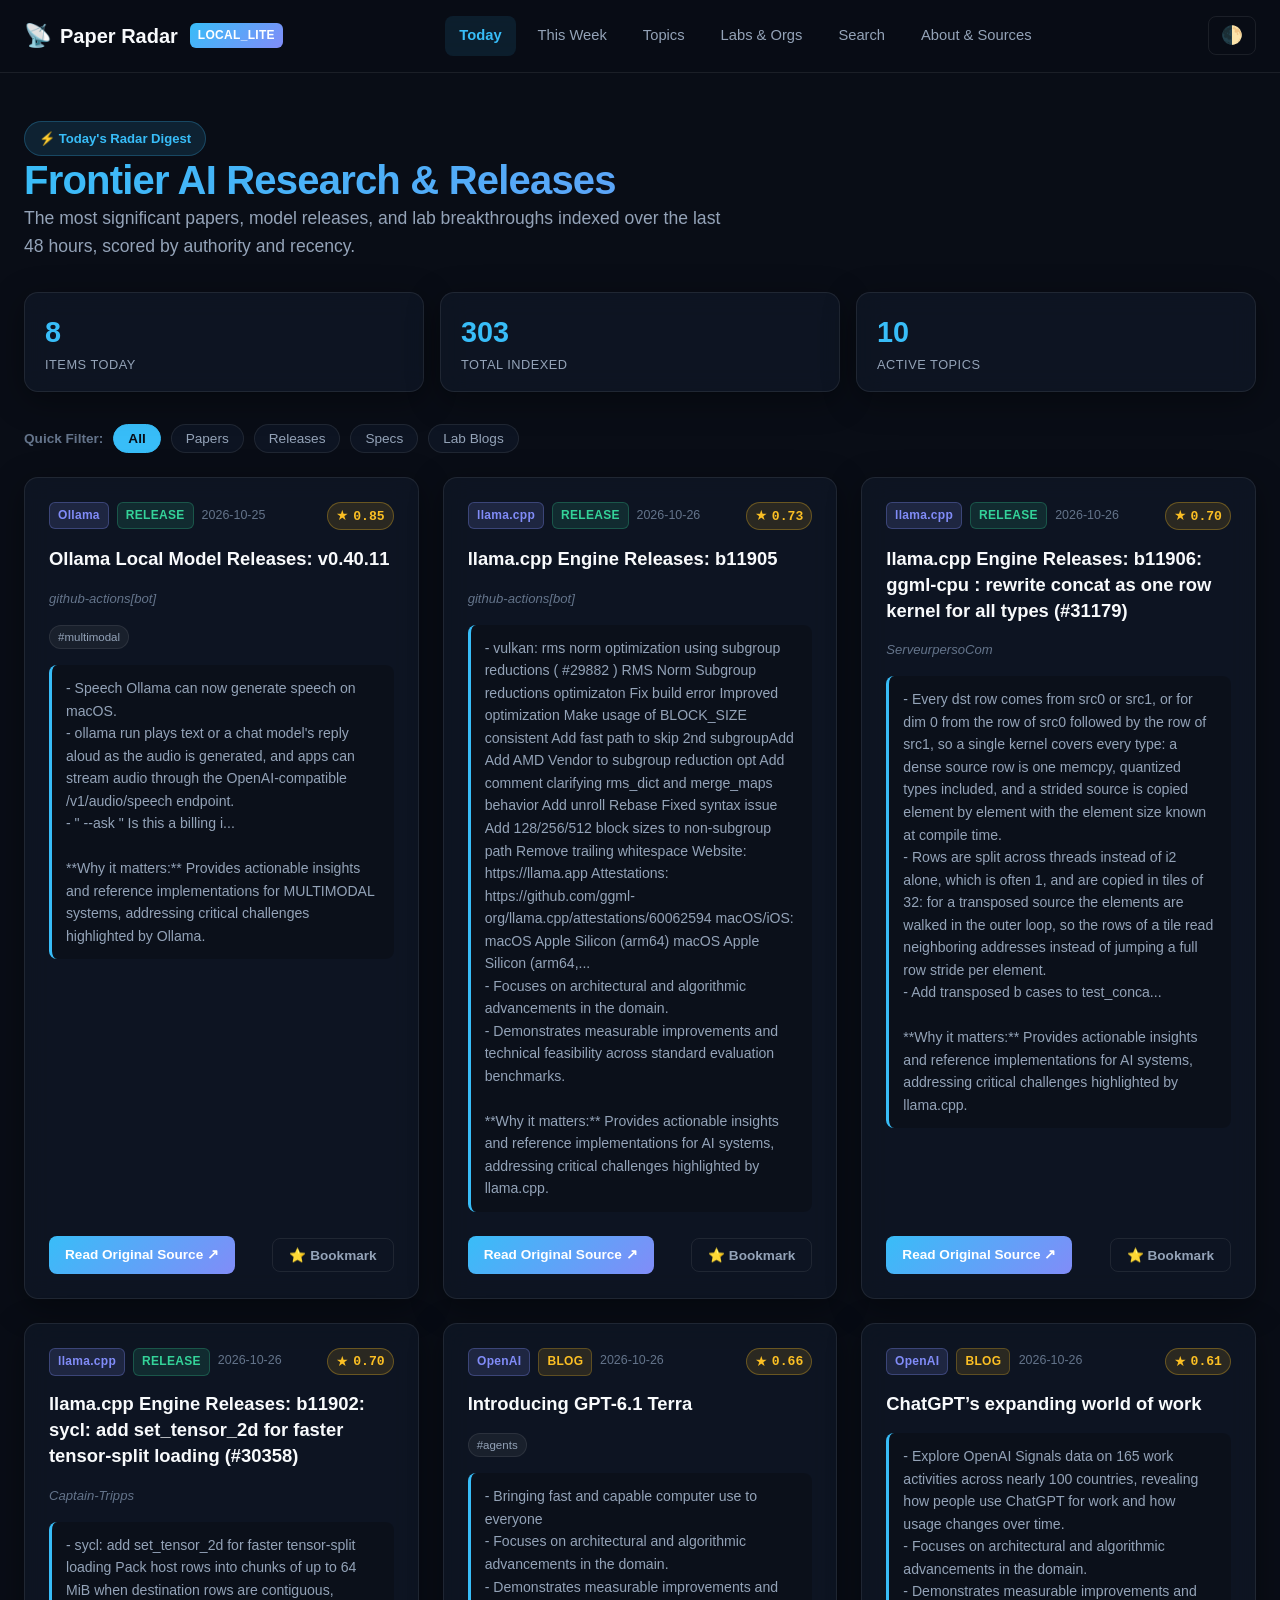
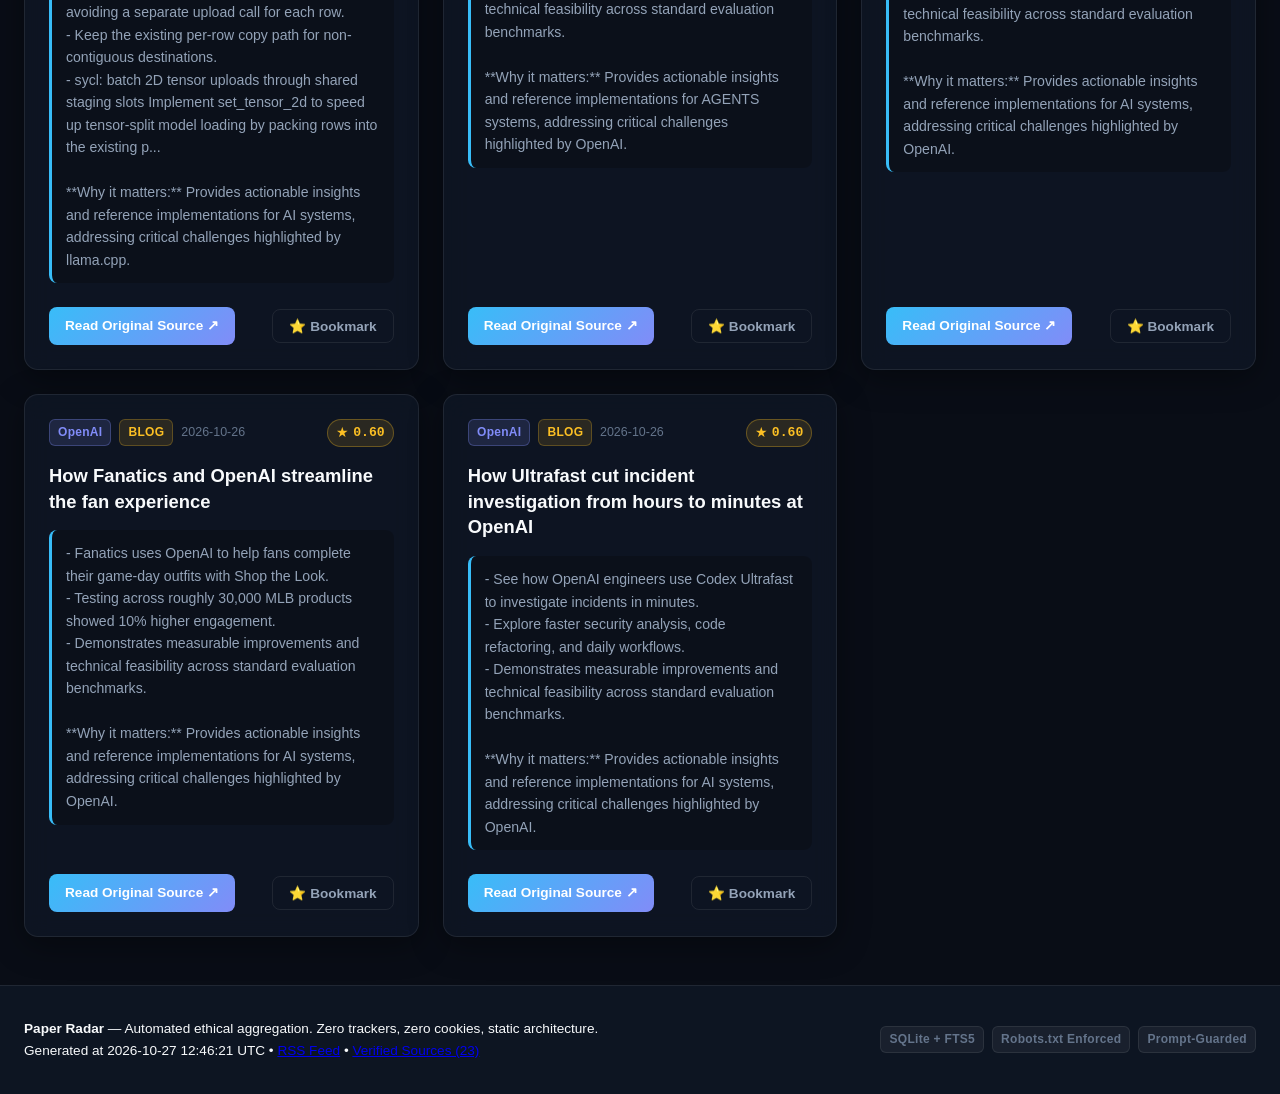
<file: site/index.html>
<!DOCTYPE html>
<html lang="en" data-theme="dark">
<head>
  <meta charset="UTF-8">
  <meta name="viewport" content="width=device-width, initial-scale=1.0">
  <title>Today's AI Intelligence Digest — Paper Radar</title>
  <meta name="description" content="Curated, safe, daily intelligence on frontier AI research, LLMs, RAG, agents, MCP, and open models.">
  <link rel="alternate" type="application/rss+xml" title="Paper Radar Digest" href="feed.xml">
  <link rel="stylesheet" href="style.css">
</head>
<body>
  <header class="site-header">
    <div class="header-inner container">
      <div class="brand">
        <a href="index.html" class="logo">
          <span class="logo-radar">📡</span>
          <span class="logo-text">Paper Radar</span>
        </a>
        <span class="badge badge-profile">LOCAL_LITE</span>
      </div>
      <nav class="main-nav" id="main-nav">
        <a href="index.html" class="nav-link active">Today</a>
        <a href="week.html" class="nav-link ">This Week</a>
        <a href="topics.html" class="nav-link ">Topics</a>
        <a href="organizations.html" class="nav-link ">Labs & Orgs</a>
        <a href="search.html" class="nav-link ">Search</a>
        <a href="about.html" class="nav-link ">About & Sources</a>
      </nav>
      <div class="header-actions">
        <button id="theme-toggle" class="theme-toggle" aria-label="Toggle dark/light mode">🌓</button>
      </div>
    </div>
  </header>

  <main class="container page-content">
    
<section class="hero-section">
  <div class="hero-content">
    <div class="hero-pill">⚡ Today's Radar Digest</div>
    <h1 class="hero-title">Frontier AI Research & Releases</h1>
    <p class="hero-subtitle">The most significant papers, model releases, and lab breakthroughs indexed over the last 48 hours, scored by authority and recency.</p>
  </div>
  <div class="stats-ribbon">
    <div class="stat-box">
      <span class="stat-number">8</span>
      <span class="stat-label">Items Today</span>
    </div>
    <div class="stat-box">
      <span class="stat-number">303</span>
      <span class="stat-label">Total Indexed</span>
    </div>
    <div class="stat-box">
      <span class="stat-number">10</span>
      <span class="stat-label">Active Topics</span>
    </div>
  </div>
</section>

<div class="quick-filters">
  <span class="filter-label">Quick Filter:</span>
  <button class="filter-chip active" data-filter="all">All</button>
  <button class="filter-chip" data-filter="paper">Papers</button>
  <button class="filter-chip" data-filter="release">Releases</button>
  <button class="filter-chip" data-filter="spec">Specs</button>
  <button class="filter-chip" data-filter="blog">Lab Blogs</button>
</div>

<section class="items-grid" id="items-grid">
  
  <article class="radar-card" data-type="release" data-topics="multimodal" id="card-303">
    <div class="card-header">
      <div class="card-meta-top">
        <span class="badge badge-source">Ollama</span>
        <span class="badge badge-type badge-type-release">RELEASE</span>
        <span class="card-date">2026-10-25</span>
      </div>
      <div class="card-score-box" title="Relevance & Authority Composite Score">
        <span class="score-icon">★</span>
        <span class="score-val">0.85</span>
      </div>
    </div>

    <h2 class="card-title">
      <a href="https://github.com/ollama/ollama/releases/tag/v0.40.11" target="_blank" rel="noopener noreferrer">Ollama Local Model Releases: v0.40.11</a>
    </h2>

    
    <p class="card-authors">github-actions[bot]</p>
    

    
    <div class="card-tags">
      
      
      <a href="topics.html#multimodal" class="tag-pill">#multimodal</a>
      
      
    </div>
    

    <div class="card-summary">
      <div class="summary-content">
        - Speech Ollama can now generate speech on macOS.<br>- ollama run plays text or a chat model's reply aloud as the audio is generated, and apps can stream audio through the OpenAI-compatible /v1/audio/speech endpoint.<br>- " --ask " Is this a billing i...<br><br>**Why it matters:** Provides actionable insights and reference implementations for MULTIMODAL systems, addressing critical challenges highlighted by Ollama.
      </div>
    </div>

    <div class="card-footer">
      <a href="https://github.com/ollama/ollama/releases/tag/v0.40.11" target="_blank" rel="noopener noreferrer" class="btn btn-primary">
        Read Original Source ↗
      </a>
      <button class="btn btn-secondary bookmark-btn" data-id="303" data-uid="gh:ollama/ollama:v0.40.11" data-title="Ollama Local Model Releases: v0.40.11">
        ⭐ Bookmark
      </button>
    </div>
  </article>
  
  <article class="radar-card" data-type="release" data-topics="" id="card-301">
    <div class="card-header">
      <div class="card-meta-top">
        <span class="badge badge-source">llama.cpp</span>
        <span class="badge badge-type badge-type-release">RELEASE</span>
        <span class="card-date">2026-10-26</span>
      </div>
      <div class="card-score-box" title="Relevance & Authority Composite Score">
        <span class="score-icon">★</span>
        <span class="score-val">0.73</span>
      </div>
    </div>

    <h2 class="card-title">
      <a href="https://github.com/ggml-org/llama.cpp/releases/tag/b11905" target="_blank" rel="noopener noreferrer">llama.cpp Engine Releases: b11905</a>
    </h2>

    
    <p class="card-authors">github-actions[bot]</p>
    

    

    <div class="card-summary">
      <div class="summary-content">
        - vulkan: rms norm optimization using subgroup reductions ( #29882 ) RMS Norm Subgroup reductions optimizaton Fix build error Improved optimization Make usage of BLOCK_SIZE consistent Add fast path to skip 2nd subgroupAdd Add AMD Vendor to subgroup reduction opt Add comment clarifying rms_dict and merge_maps behavior Add unroll Rebase Fixed syntax issue Add 128/256/512 block sizes to non-subgroup path Remove trailing whitespace Website: https://llama.app Attestations: https://github.com/ggml-org/llama.cpp/attestations/60062594 macOS/iOS: macOS Apple Silicon (arm64) macOS Apple Silicon (arm64,...<br>- Focuses on architectural and algorithmic advancements in the domain.<br>- Demonstrates measurable improvements and technical feasibility across standard evaluation benchmarks.<br><br>**Why it matters:** Provides actionable insights and reference implementations for AI systems, addressing critical challenges highlighted by llama.cpp.
      </div>
    </div>

    <div class="card-footer">
      <a href="https://github.com/ggml-org/llama.cpp/releases/tag/b11905" target="_blank" rel="noopener noreferrer" class="btn btn-primary">
        Read Original Source ↗
      </a>
      <button class="btn btn-secondary bookmark-btn" data-id="301" data-uid="gh:ggml-org/llama.cpp:b11905" data-title="llama.cpp Engine Releases: b11905">
        ⭐ Bookmark
      </button>
    </div>
  </article>
  
  <article class="radar-card" data-type="release" data-topics="" id="card-300">
    <div class="card-header">
      <div class="card-meta-top">
        <span class="badge badge-source">llama.cpp</span>
        <span class="badge badge-type badge-type-release">RELEASE</span>
        <span class="card-date">2026-10-26</span>
      </div>
      <div class="card-score-box" title="Relevance & Authority Composite Score">
        <span class="score-icon">★</span>
        <span class="score-val">0.70</span>
      </div>
    </div>

    <h2 class="card-title">
      <a href="https://github.com/ggml-org/llama.cpp/releases/tag/b11906" target="_blank" rel="noopener noreferrer">llama.cpp Engine Releases: b11906: ggml-cpu : rewrite concat as one row kernel for all types (#31179)</a>
    </h2>

    
    <p class="card-authors">ServeurpersoCom</p>
    

    

    <div class="card-summary">
      <div class="summary-content">
        - Every dst row comes from src0 or src1, or for dim 0 from the row of src0 followed by the row of src1, so a single kernel covers every type: a dense source row is one memcpy, quantized types included, and a strided source is copied element by element with the element size known at compile time.<br>- Rows are split across threads instead of i2 alone, which is often 1, and are copied in tiles of 32: for a transposed source the elements are walked in the outer loop, so the rows of a tile read neighboring addresses instead of jumping a full row stride per element.<br>- Add transposed b cases to test_conca...<br><br>**Why it matters:** Provides actionable insights and reference implementations for AI systems, addressing critical challenges highlighted by llama.cpp.
      </div>
    </div>

    <div class="card-footer">
      <a href="https://github.com/ggml-org/llama.cpp/releases/tag/b11906" target="_blank" rel="noopener noreferrer" class="btn btn-primary">
        Read Original Source ↗
      </a>
      <button class="btn btn-secondary bookmark-btn" data-id="300" data-uid="gh:ggml-org/llama.cpp:b11906" data-title="llama.cpp Engine Releases: b11906: ggml-cpu : rewrite concat as one row kernel for all types (#31179)">
        ⭐ Bookmark
      </button>
    </div>
  </article>
  
  <article class="radar-card" data-type="release" data-topics="" id="card-302">
    <div class="card-header">
      <div class="card-meta-top">
        <span class="badge badge-source">llama.cpp</span>
        <span class="badge badge-type badge-type-release">RELEASE</span>
        <span class="card-date">2026-10-26</span>
      </div>
      <div class="card-score-box" title="Relevance & Authority Composite Score">
        <span class="score-icon">★</span>
        <span class="score-val">0.70</span>
      </div>
    </div>

    <h2 class="card-title">
      <a href="https://github.com/ggml-org/llama.cpp/releases/tag/b11902" target="_blank" rel="noopener noreferrer">llama.cpp Engine Releases: b11902: sycl: add set_tensor_2d for faster tensor-split loading (#30358)</a>
    </h2>

    
    <p class="card-authors">Captain-Tripps</p>
    

    

    <div class="card-summary">
      <div class="summary-content">
        - sycl: add set_tensor_2d for faster tensor-split loading Pack host rows into chunks of up to 64 MiB when destination rows are contiguous, avoiding a separate upload call for each row.<br>- Keep the existing per-row copy path for non-contiguous destinations.<br>- sycl: batch 2D tensor uploads through shared staging slots Implement set_tensor_2d to speed up tensor-split model loading by packing rows into the existing p...<br><br>**Why it matters:** Provides actionable insights and reference implementations for AI systems, addressing critical challenges highlighted by llama.cpp.
      </div>
    </div>

    <div class="card-footer">
      <a href="https://github.com/ggml-org/llama.cpp/releases/tag/b11902" target="_blank" rel="noopener noreferrer" class="btn btn-primary">
        Read Original Source ↗
      </a>
      <button class="btn btn-secondary bookmark-btn" data-id="302" data-uid="gh:ggml-org/llama.cpp:b11902" data-title="llama.cpp Engine Releases: b11902: sycl: add set_tensor_2d for faster tensor-split loading (#30358)">
        ⭐ Bookmark
      </button>
    </div>
  </article>
  
  <article class="radar-card" data-type="blog" data-topics="agents" id="card-250">
    <div class="card-header">
      <div class="card-meta-top">
        <span class="badge badge-source">OpenAI</span>
        <span class="badge badge-type badge-type-blog">BLOG</span>
        <span class="card-date">2026-10-26</span>
      </div>
      <div class="card-score-box" title="Relevance & Authority Composite Score">
        <span class="score-icon">★</span>
        <span class="score-val">0.66</span>
      </div>
    </div>

    <h2 class="card-title">
      <a href="https://openai.com/index/introducing-gpt-6-1-terra" target="_blank" rel="noopener noreferrer">Introducing GPT-6.1 Terra</a>
    </h2>

    

    
    <div class="card-tags">
      
      
      <a href="topics.html#agents" class="tag-pill">#agents</a>
      
      
    </div>
    

    <div class="card-summary">
      <div class="summary-content">
        - Bringing fast and capable computer use to everyone<br>- Focuses on architectural and algorithmic advancements in the domain.<br>- Demonstrates measurable improvements and technical feasibility across standard evaluation benchmarks.<br><br>**Why it matters:** Provides actionable insights and reference implementations for AGENTS systems, addressing critical challenges highlighted by OpenAI.
      </div>
    </div>

    <div class="card-footer">
      <a href="https://openai.com/index/introducing-gpt-6-1-terra" target="_blank" rel="noopener noreferrer" class="btn btn-primary">
        Read Original Source ↗
      </a>
      <button class="btn btn-secondary bookmark-btn" data-id="250" data-uid="url:35e334c198740f74" data-title="Introducing GPT-6.1 Terra">
        ⭐ Bookmark
      </button>
    </div>
  </article>
  
  <article class="radar-card" data-type="blog" data-topics="" id="card-247">
    <div class="card-header">
      <div class="card-meta-top">
        <span class="badge badge-source">OpenAI</span>
        <span class="badge badge-type badge-type-blog">BLOG</span>
        <span class="card-date">2026-10-26</span>
      </div>
      <div class="card-score-box" title="Relevance & Authority Composite Score">
        <span class="score-icon">★</span>
        <span class="score-val">0.61</span>
      </div>
    </div>

    <h2 class="card-title">
      <a href="https://openai.com/index/chatgpt-expanding-world-of-work" target="_blank" rel="noopener noreferrer">ChatGPT’s expanding world of work</a>
    </h2>

    

    

    <div class="card-summary">
      <div class="summary-content">
        - Explore OpenAI Signals data on 165 work activities across nearly 100 countries, revealing how people use ChatGPT for work and how usage changes over time.<br>- Focuses on architectural and algorithmic advancements in the domain.<br>- Demonstrates measurable improvements and technical feasibility across standard evaluation benchmarks.<br><br>**Why it matters:** Provides actionable insights and reference implementations for AI systems, addressing critical challenges highlighted by OpenAI.
      </div>
    </div>

    <div class="card-footer">
      <a href="https://openai.com/index/chatgpt-expanding-world-of-work" target="_blank" rel="noopener noreferrer" class="btn btn-primary">
        Read Original Source ↗
      </a>
      <button class="btn btn-secondary bookmark-btn" data-id="247" data-uid="url:27334100e818b985" data-title="ChatGPT’s expanding world of work">
        ⭐ Bookmark
      </button>
    </div>
  </article>
  
  <article class="radar-card" data-type="blog" data-topics="" id="card-248">
    <div class="card-header">
      <div class="card-meta-top">
        <span class="badge badge-source">OpenAI</span>
        <span class="badge badge-type badge-type-blog">BLOG</span>
        <span class="card-date">2026-10-26</span>
      </div>
      <div class="card-score-box" title="Relevance & Authority Composite Score">
        <span class="score-icon">★</span>
        <span class="score-val">0.60</span>
      </div>
    </div>

    <h2 class="card-title">
      <a href="https://openai.com/index/fanatics-streamline-fan-experience" target="_blank" rel="noopener noreferrer">How Fanatics and OpenAI streamline the fan experience</a>
    </h2>

    

    

    <div class="card-summary">
      <div class="summary-content">
        - Fanatics uses OpenAI to help fans complete their game-day outfits with Shop the Look.<br>- Testing across roughly 30,000 MLB products showed 10% higher engagement.<br>- Demonstrates measurable improvements and technical feasibility across standard evaluation benchmarks.<br><br>**Why it matters:** Provides actionable insights and reference implementations for AI systems, addressing critical challenges highlighted by OpenAI.
      </div>
    </div>

    <div class="card-footer">
      <a href="https://openai.com/index/fanatics-streamline-fan-experience" target="_blank" rel="noopener noreferrer" class="btn btn-primary">
        Read Original Source ↗
      </a>
      <button class="btn btn-secondary bookmark-btn" data-id="248" data-uid="url:7e73eebe3e909303" data-title="How Fanatics and OpenAI streamline the fan experience">
        ⭐ Bookmark
      </button>
    </div>
  </article>
  
  <article class="radar-card" data-type="blog" data-topics="" id="card-249">
    <div class="card-header">
      <div class="card-meta-top">
        <span class="badge badge-source">OpenAI</span>
        <span class="badge badge-type badge-type-blog">BLOG</span>
        <span class="card-date">2026-10-26</span>
      </div>
      <div class="card-score-box" title="Relevance & Authority Composite Score">
        <span class="score-icon">★</span>
        <span class="score-val">0.60</span>
      </div>
    </div>

    <h2 class="card-title">
      <a href="https://openai.com/index/openai-cut-incident-investigation" target="_blank" rel="noopener noreferrer">How Ultrafast cut incident investigation from hours to minutes at OpenAI</a>
    </h2>

    

    

    <div class="card-summary">
      <div class="summary-content">
        - See how OpenAI engineers use Codex Ultrafast to investigate incidents in minutes.<br>- Explore faster security analysis, code refactoring, and daily workflows.<br>- Demonstrates measurable improvements and technical feasibility across standard evaluation benchmarks.<br><br>**Why it matters:** Provides actionable insights and reference implementations for AI systems, addressing critical challenges highlighted by OpenAI.
      </div>
    </div>

    <div class="card-footer">
      <a href="https://openai.com/index/openai-cut-incident-investigation" target="_blank" rel="noopener noreferrer" class="btn btn-primary">
        Read Original Source ↗
      </a>
      <button class="btn btn-secondary bookmark-btn" data-id="249" data-uid="url:742d30efdc4090c1" data-title="How Ultrafast cut incident investigation from hours to minutes at OpenAI">
        ⭐ Bookmark
      </button>
    </div>
  </article>
  
</section>

  </main>

  <footer class="site-footer">
    <div class="container footer-inner">
      <div class="footer-meta">
        <p><strong>Paper Radar</strong> — Automated ethical aggregation. Zero trackers, zero cookies, static architecture.</p>
        <p class="text-muted">Generated at 2026-10-27 12:46:21 UTC • <a href="feed.xml">RSS Feed</a> • <a href="about.html">Verified Sources (23)</a></p>
      </div>
      <div class="footer-badges">
        <span class="badge badge-subtle">SQLite + FTS5</span>
        <span class="badge badge-subtle">Robots.txt Enforced</span>
        <span class="badge badge-subtle">Prompt-Guarded</span>
      </div>
    </div>
  </footer>

  <script src="app.js"></script>
</body>
</html>
</file>
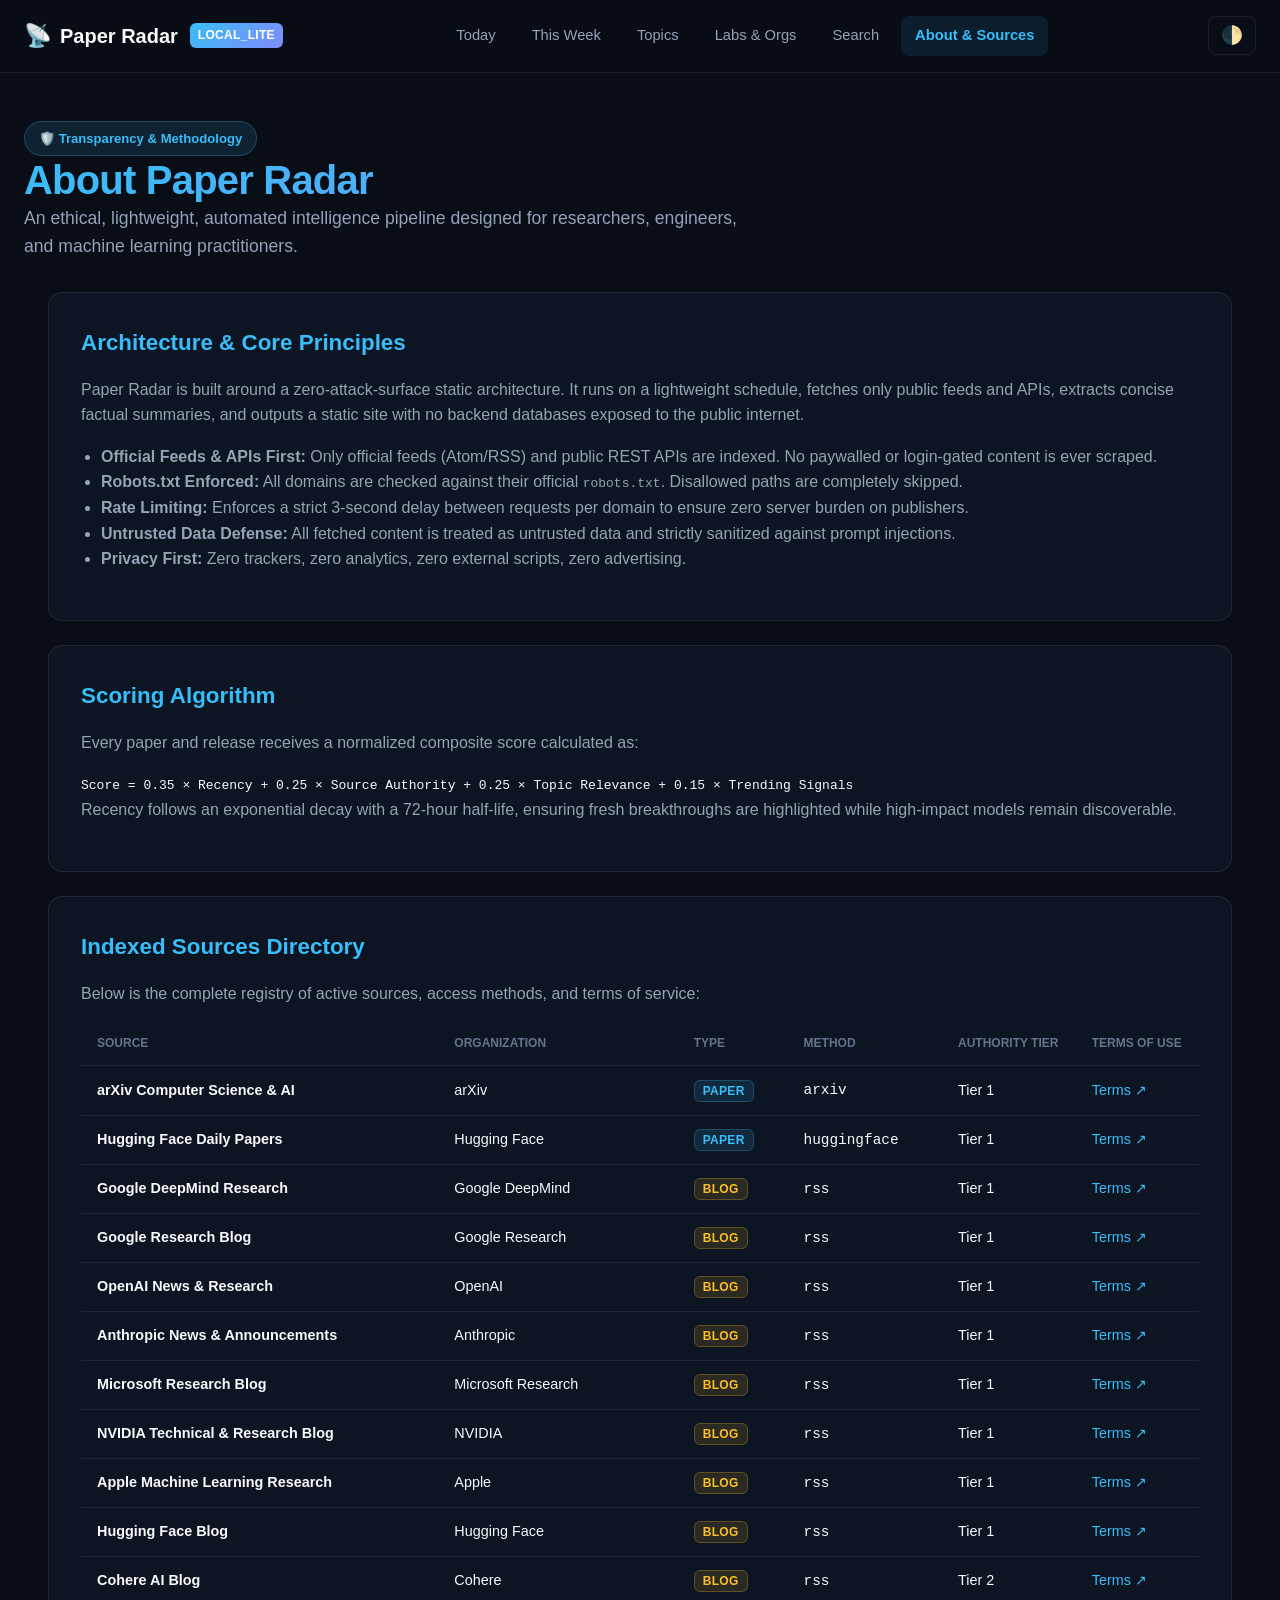
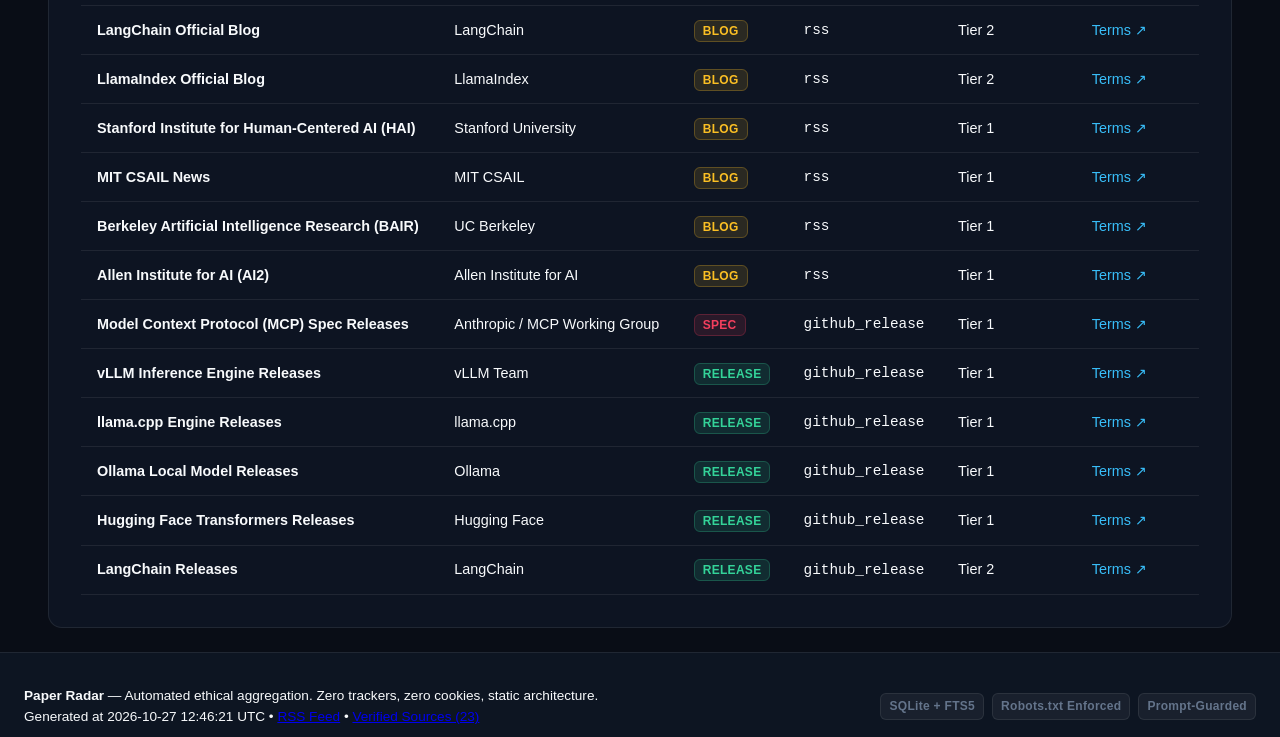
<file: site/about.html>
<!DOCTYPE html>
<html lang="en" data-theme="dark">
<head>
  <meta charset="UTF-8">
  <meta name="viewport" content="width=device-width, initial-scale=1.0">
  <title>About Paper Radar — Methodology & Sources</title>
  <meta name="description" content="Curated, safe, daily intelligence on frontier AI research, LLMs, RAG, agents, MCP, and open models.">
  <link rel="alternate" type="application/rss+xml" title="Paper Radar Digest" href="feed.xml">
  <link rel="stylesheet" href="style.css">
</head>
<body>
  <header class="site-header">
    <div class="header-inner container">
      <div class="brand">
        <a href="index.html" class="logo">
          <span class="logo-radar">📡</span>
          <span class="logo-text">Paper Radar</span>
        </a>
        <span class="badge badge-profile">LOCAL_LITE</span>
      </div>
      <nav class="main-nav" id="main-nav">
        <a href="index.html" class="nav-link ">Today</a>
        <a href="week.html" class="nav-link ">This Week</a>
        <a href="topics.html" class="nav-link ">Topics</a>
        <a href="organizations.html" class="nav-link ">Labs & Orgs</a>
        <a href="search.html" class="nav-link ">Search</a>
        <a href="about.html" class="nav-link active">About & Sources</a>
      </nav>
      <div class="header-actions">
        <button id="theme-toggle" class="theme-toggle" aria-label="Toggle dark/light mode">🌓</button>
      </div>
    </div>
  </header>

  <main class="container page-content">
    
<section class="hero-section">
  <div class="hero-content">
    <div class="hero-pill">🛡️ Transparency & Methodology</div>
    <h1 class="hero-title">About Paper Radar</h1>
    <p class="hero-subtitle">An ethical, lightweight, automated intelligence pipeline designed for researchers, engineers, and machine learning practitioners.</p>
  </div>
</section>

<div class="about-content container">
  <div class="about-card">
    <h2>Architecture & Core Principles</h2>
    <p>Paper Radar is built around a zero-attack-surface static architecture. It runs on a lightweight schedule, fetches only public feeds and APIs, extracts concise factual summaries, and outputs a static site with no backend databases exposed to the public internet.</p>
    <ul>
      <li><strong>Official Feeds & APIs First:</strong> Only official feeds (Atom/RSS) and public REST APIs are indexed. No paywalled or login-gated content is ever scraped.</li>
      <li><strong>Robots.txt Enforced:</strong> All domains are checked against their official <code>robots.txt</code>. Disallowed paths are completely skipped.</li>
      <li><strong>Rate Limiting:</strong> Enforces a strict 3-second delay between requests per domain to ensure zero server burden on publishers.</li>
      <li><strong>Untrusted Data Defense:</strong> All fetched content is treated as untrusted data and strictly sanitized against prompt injections.</li>
      <li><strong>Privacy First:</strong> Zero trackers, zero analytics, zero external scripts, zero advertising.</li>
    </ul>
  </div>

  <div class="about-card">
    <h2>Scoring Algorithm</h2>
    <p>Every paper and release receives a normalized composite score calculated as:</p>
    <code>Score = 0.35 × Recency + 0.25 × Source Authority + 0.25 × Topic Relevance + 0.15 × Trending Signals</code>
    <p>Recency follows an exponential decay with a 72-hour half-life, ensuring fresh breakthroughs are highlighted while high-impact models remain discoverable.</p>
  </div>

  <div class="about-card">
    <h2>Indexed Sources Directory</h2>
    <p>Below is the complete registry of active sources, access methods, and terms of service:</p>

    <div class="sources-table-wrapper">
      <table class="sources-table">
        <thead>
          <tr>
            <th>Source</th>
            <th>Organization</th>
            <th>Type</th>
            <th>Method</th>
            <th>Authority Tier</th>
            <th>Terms of Use</th>
          </tr>
        </thead>
        <tbody>
          
          <tr>
            <td><strong>arXiv Computer Science &amp; AI</strong></td>
            <td>arXiv</td>
            <td><span class="badge badge-type badge-type-paper">paper</span></td>
            <td><code>arxiv</code></td>
            <td>Tier 1</td>
            <td><a href="https://arxiv.org/help/api/tou" target="_blank" rel="noopener noreferrer">Terms ↗</a></td>
          </tr>
          
          <tr>
            <td><strong>Hugging Face Daily Papers</strong></td>
            <td>Hugging Face</td>
            <td><span class="badge badge-type badge-type-paper">paper</span></td>
            <td><code>huggingface</code></td>
            <td>Tier 1</td>
            <td><a href="https://huggingface.co/terms-of-service" target="_blank" rel="noopener noreferrer">Terms ↗</a></td>
          </tr>
          
          <tr>
            <td><strong>Google DeepMind Research</strong></td>
            <td>Google DeepMind</td>
            <td><span class="badge badge-type badge-type-blog">blog</span></td>
            <td><code>rss</code></td>
            <td>Tier 1</td>
            <td><a href="https://policies.google.com/terms" target="_blank" rel="noopener noreferrer">Terms ↗</a></td>
          </tr>
          
          <tr>
            <td><strong>Google Research Blog</strong></td>
            <td>Google Research</td>
            <td><span class="badge badge-type badge-type-blog">blog</span></td>
            <td><code>rss</code></td>
            <td>Tier 1</td>
            <td><a href="https://policies.google.com/terms" target="_blank" rel="noopener noreferrer">Terms ↗</a></td>
          </tr>
          
          <tr>
            <td><strong>OpenAI News &amp; Research</strong></td>
            <td>OpenAI</td>
            <td><span class="badge badge-type badge-type-blog">blog</span></td>
            <td><code>rss</code></td>
            <td>Tier 1</td>
            <td><a href="https://openai.com/policies/terms-of-use/" target="_blank" rel="noopener noreferrer">Terms ↗</a></td>
          </tr>
          
          <tr>
            <td><strong>Anthropic News &amp; Announcements</strong></td>
            <td>Anthropic</td>
            <td><span class="badge badge-type badge-type-blog">blog</span></td>
            <td><code>rss</code></td>
            <td>Tier 1</td>
            <td><a href="https://www.anthropic.com/legal/consumer-terms" target="_blank" rel="noopener noreferrer">Terms ↗</a></td>
          </tr>
          
          <tr>
            <td><strong>Microsoft Research Blog</strong></td>
            <td>Microsoft Research</td>
            <td><span class="badge badge-type badge-type-blog">blog</span></td>
            <td><code>rss</code></td>
            <td>Tier 1</td>
            <td><a href="https://www.microsoft.com/en-us/legal/terms-of-use" target="_blank" rel="noopener noreferrer">Terms ↗</a></td>
          </tr>
          
          <tr>
            <td><strong>NVIDIA Technical &amp; Research Blog</strong></td>
            <td>NVIDIA</td>
            <td><span class="badge badge-type badge-type-blog">blog</span></td>
            <td><code>rss</code></td>
            <td>Tier 1</td>
            <td><a href="https://www.nvidia.com/en-us/about-nvidia/legal-info/" target="_blank" rel="noopener noreferrer">Terms ↗</a></td>
          </tr>
          
          <tr>
            <td><strong>Apple Machine Learning Research</strong></td>
            <td>Apple</td>
            <td><span class="badge badge-type badge-type-blog">blog</span></td>
            <td><code>rss</code></td>
            <td>Tier 1</td>
            <td><a href="https://www.apple.com/legal/internet-services/terms/site.html" target="_blank" rel="noopener noreferrer">Terms ↗</a></td>
          </tr>
          
          <tr>
            <td><strong>Hugging Face Blog</strong></td>
            <td>Hugging Face</td>
            <td><span class="badge badge-type badge-type-blog">blog</span></td>
            <td><code>rss</code></td>
            <td>Tier 1</td>
            <td><a href="https://huggingface.co/terms-of-service" target="_blank" rel="noopener noreferrer">Terms ↗</a></td>
          </tr>
          
          <tr>
            <td><strong>Cohere AI Blog</strong></td>
            <td>Cohere</td>
            <td><span class="badge badge-type badge-type-blog">blog</span></td>
            <td><code>rss</code></td>
            <td>Tier 2</td>
            <td><a href="https://cohere.com/terms-of-use" target="_blank" rel="noopener noreferrer">Terms ↗</a></td>
          </tr>
          
          <tr>
            <td><strong>LangChain Official Blog</strong></td>
            <td>LangChain</td>
            <td><span class="badge badge-type badge-type-blog">blog</span></td>
            <td><code>rss</code></td>
            <td>Tier 2</td>
            <td><a href="https://www.langchain.com/terms-of-service" target="_blank" rel="noopener noreferrer">Terms ↗</a></td>
          </tr>
          
          <tr>
            <td><strong>LlamaIndex Official Blog</strong></td>
            <td>LlamaIndex</td>
            <td><span class="badge badge-type badge-type-blog">blog</span></td>
            <td><code>rss</code></td>
            <td>Tier 2</td>
            <td><a href="https://www.llamaindex.ai/terms" target="_blank" rel="noopener noreferrer">Terms ↗</a></td>
          </tr>
          
          <tr>
            <td><strong>Stanford Institute for Human-Centered AI (HAI)</strong></td>
            <td>Stanford University</td>
            <td><span class="badge badge-type badge-type-blog">blog</span></td>
            <td><code>rss</code></td>
            <td>Tier 1</td>
            <td><a href="https://www.stanford.edu/site/terms/" target="_blank" rel="noopener noreferrer">Terms ↗</a></td>
          </tr>
          
          <tr>
            <td><strong>MIT CSAIL News</strong></td>
            <td>MIT CSAIL</td>
            <td><span class="badge badge-type badge-type-blog">blog</span></td>
            <td><code>rss</code></td>
            <td>Tier 1</td>
            <td><a href="https://web.mit.edu/reference/terms.html" target="_blank" rel="noopener noreferrer">Terms ↗</a></td>
          </tr>
          
          <tr>
            <td><strong>Berkeley Artificial Intelligence Research (BAIR)</strong></td>
            <td>UC Berkeley</td>
            <td><span class="badge badge-type badge-type-blog">blog</span></td>
            <td><code>rss</code></td>
            <td>Tier 1</td>
            <td><a href="https://bair.berkeley.edu/" target="_blank" rel="noopener noreferrer">Terms ↗</a></td>
          </tr>
          
          <tr>
            <td><strong>Allen Institute for AI (AI2)</strong></td>
            <td>Allen Institute for AI</td>
            <td><span class="badge badge-type badge-type-blog">blog</span></td>
            <td><code>rss</code></td>
            <td>Tier 1</td>
            <td><a href="https://allenai.org/terms" target="_blank" rel="noopener noreferrer">Terms ↗</a></td>
          </tr>
          
          <tr>
            <td><strong>Model Context Protocol (MCP) Spec Releases</strong></td>
            <td>Anthropic / MCP Working Group</td>
            <td><span class="badge badge-type badge-type-spec">spec</span></td>
            <td><code>github_release</code></td>
            <td>Tier 1</td>
            <td><a href="https://docs.github.com/en/site-policy/github-terms/github-terms-of-service" target="_blank" rel="noopener noreferrer">Terms ↗</a></td>
          </tr>
          
          <tr>
            <td><strong>vLLM Inference Engine Releases</strong></td>
            <td>vLLM Team</td>
            <td><span class="badge badge-type badge-type-release">release</span></td>
            <td><code>github_release</code></td>
            <td>Tier 1</td>
            <td><a href="https://docs.github.com/en/site-policy/github-terms/github-terms-of-service" target="_blank" rel="noopener noreferrer">Terms ↗</a></td>
          </tr>
          
          <tr>
            <td><strong>llama.cpp Engine Releases</strong></td>
            <td>llama.cpp</td>
            <td><span class="badge badge-type badge-type-release">release</span></td>
            <td><code>github_release</code></td>
            <td>Tier 1</td>
            <td><a href="https://docs.github.com/en/site-policy/github-terms/github-terms-of-service" target="_blank" rel="noopener noreferrer">Terms ↗</a></td>
          </tr>
          
          <tr>
            <td><strong>Ollama Local Model Releases</strong></td>
            <td>Ollama</td>
            <td><span class="badge badge-type badge-type-release">release</span></td>
            <td><code>github_release</code></td>
            <td>Tier 1</td>
            <td><a href="https://docs.github.com/en/site-policy/github-terms/github-terms-of-service" target="_blank" rel="noopener noreferrer">Terms ↗</a></td>
          </tr>
          
          <tr>
            <td><strong>Hugging Face Transformers Releases</strong></td>
            <td>Hugging Face</td>
            <td><span class="badge badge-type badge-type-release">release</span></td>
            <td><code>github_release</code></td>
            <td>Tier 1</td>
            <td><a href="https://docs.github.com/en/site-policy/github-terms/github-terms-of-service" target="_blank" rel="noopener noreferrer">Terms ↗</a></td>
          </tr>
          
          <tr>
            <td><strong>LangChain Releases</strong></td>
            <td>LangChain</td>
            <td><span class="badge badge-type badge-type-release">release</span></td>
            <td><code>github_release</code></td>
            <td>Tier 2</td>
            <td><a href="https://docs.github.com/en/site-policy/github-terms/github-terms-of-service" target="_blank" rel="noopener noreferrer">Terms ↗</a></td>
          </tr>
          
        </tbody>
      </table>
    </div>
  </div>
</div>

  </main>

  <footer class="site-footer">
    <div class="container footer-inner">
      <div class="footer-meta">
        <p><strong>Paper Radar</strong> — Automated ethical aggregation. Zero trackers, zero cookies, static architecture.</p>
        <p class="text-muted">Generated at 2026-10-27 12:46:21 UTC • <a href="feed.xml">RSS Feed</a> • <a href="about.html">Verified Sources (23)</a></p>
      </div>
      <div class="footer-badges">
        <span class="badge badge-subtle">SQLite + FTS5</span>
        <span class="badge badge-subtle">Robots.txt Enforced</span>
        <span class="badge badge-subtle">Prompt-Guarded</span>
      </div>
    </div>
  </footer>

  <script src="app.js"></script>
</body>
</html>
</file>
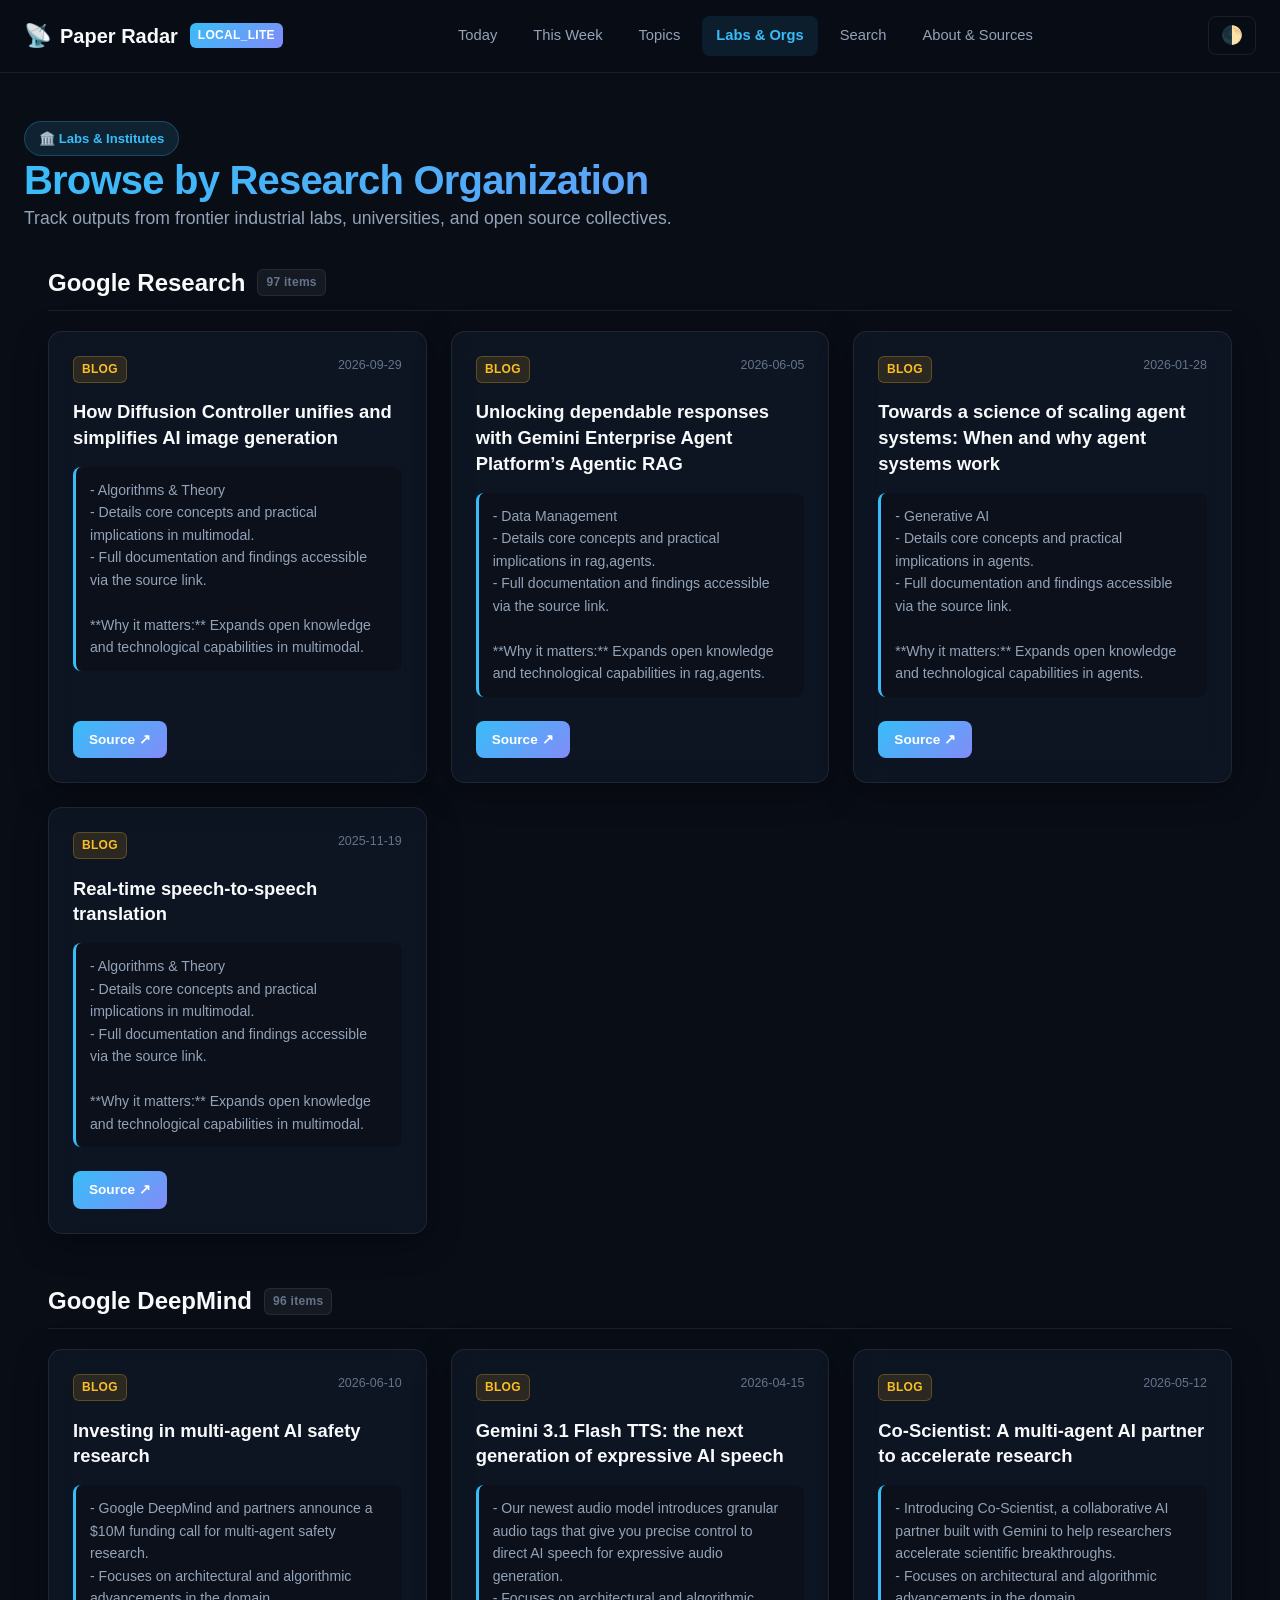
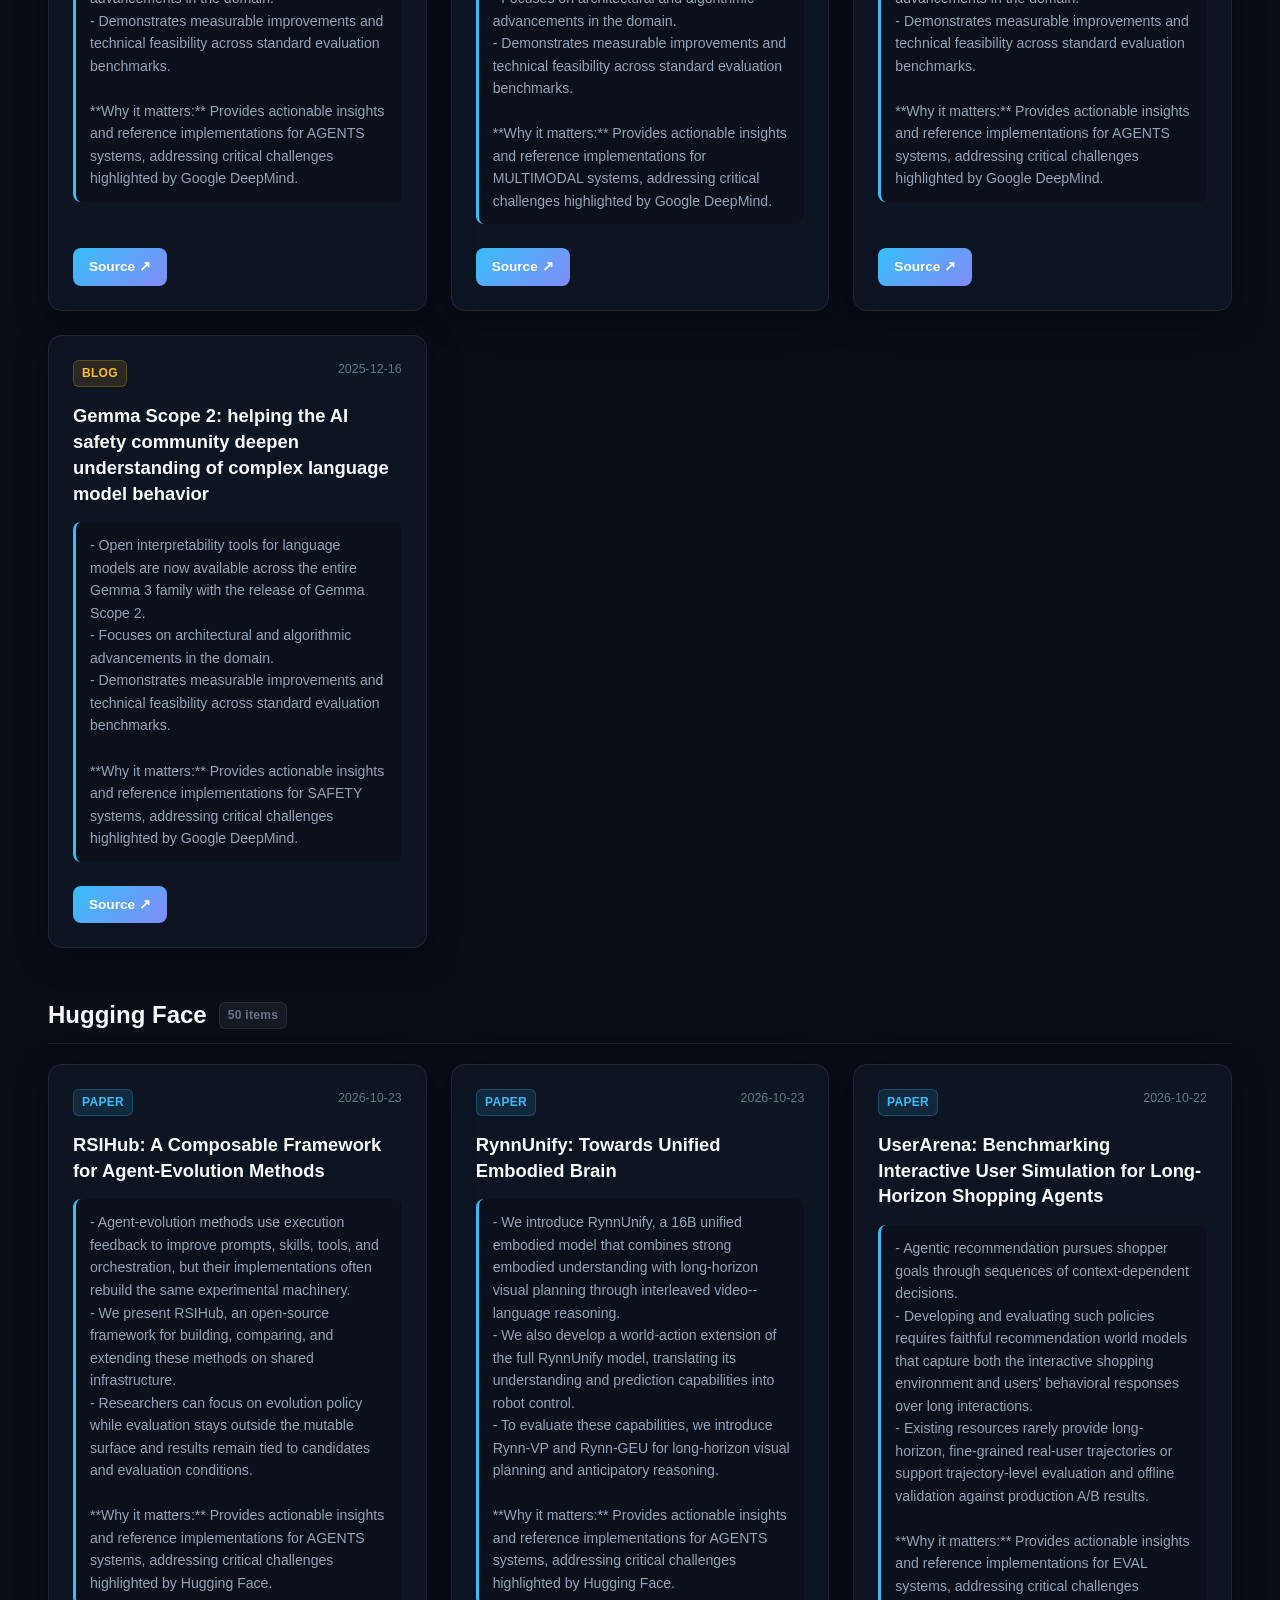
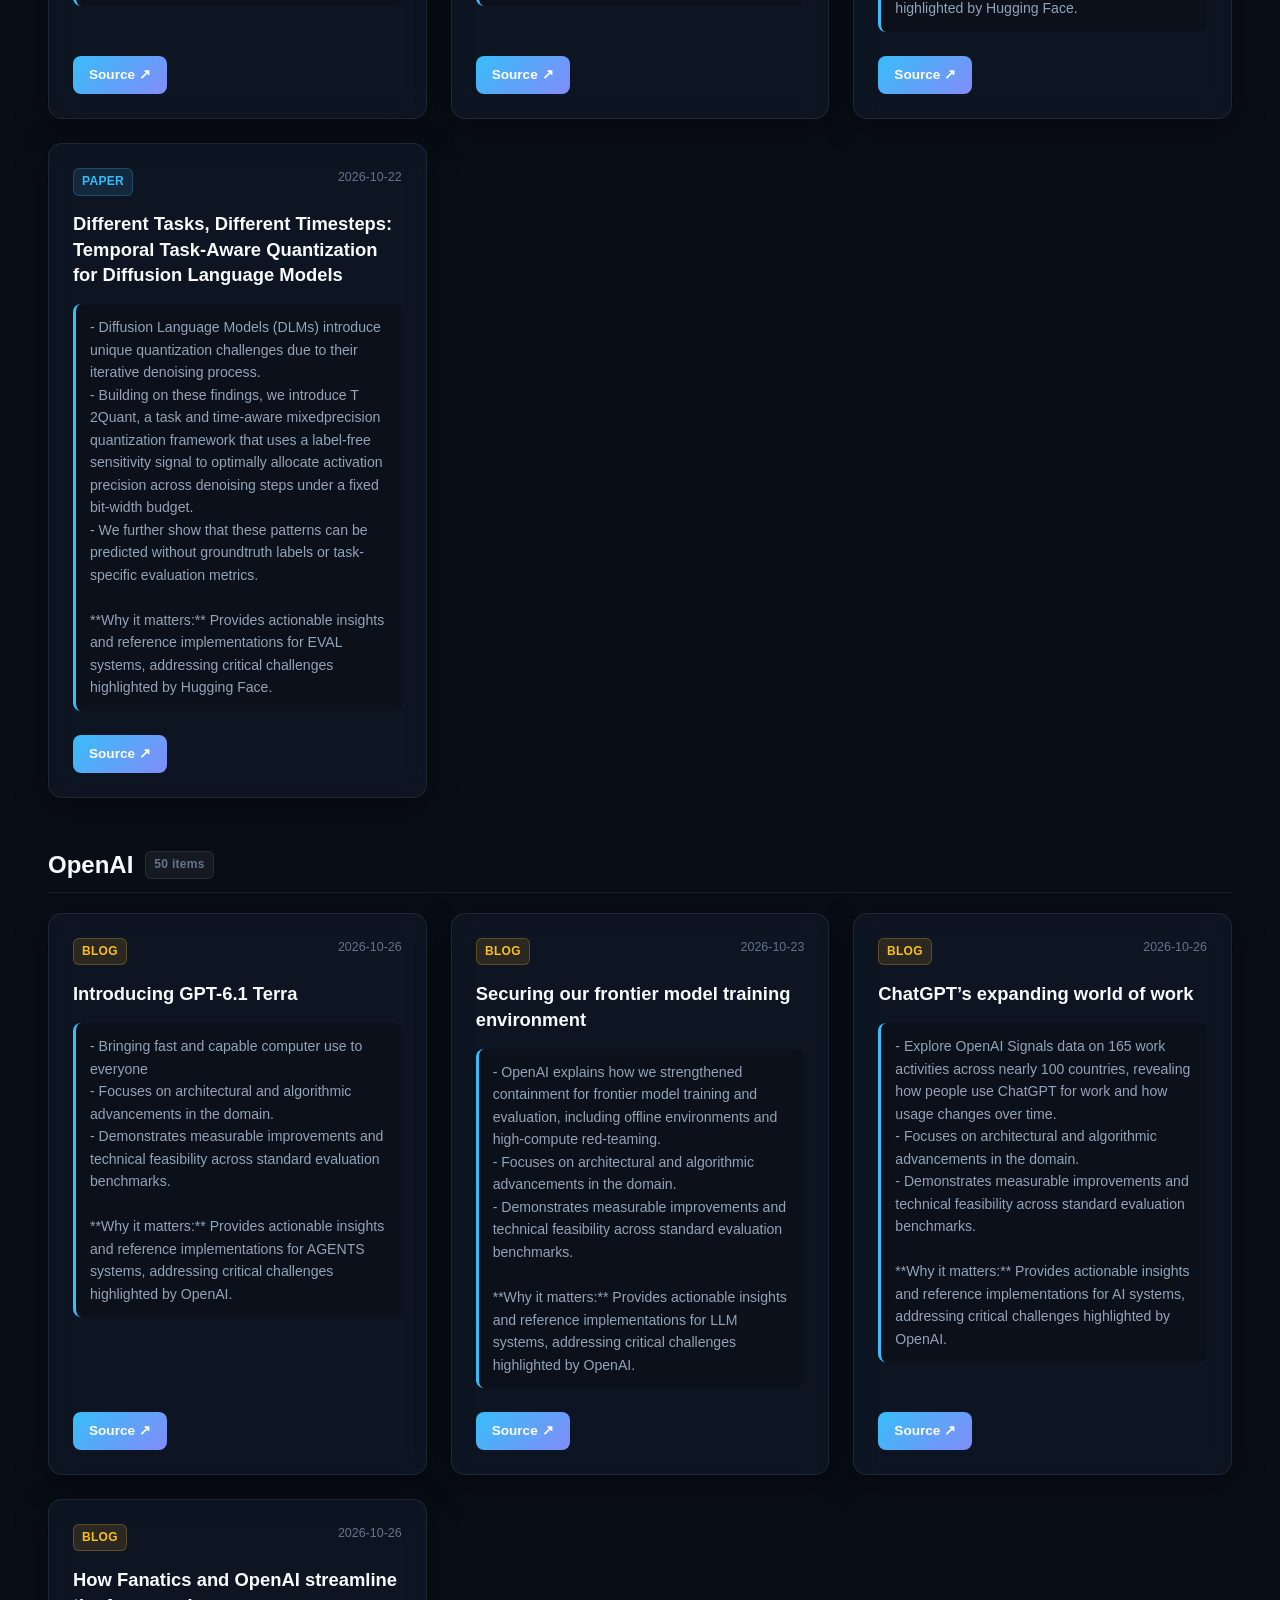
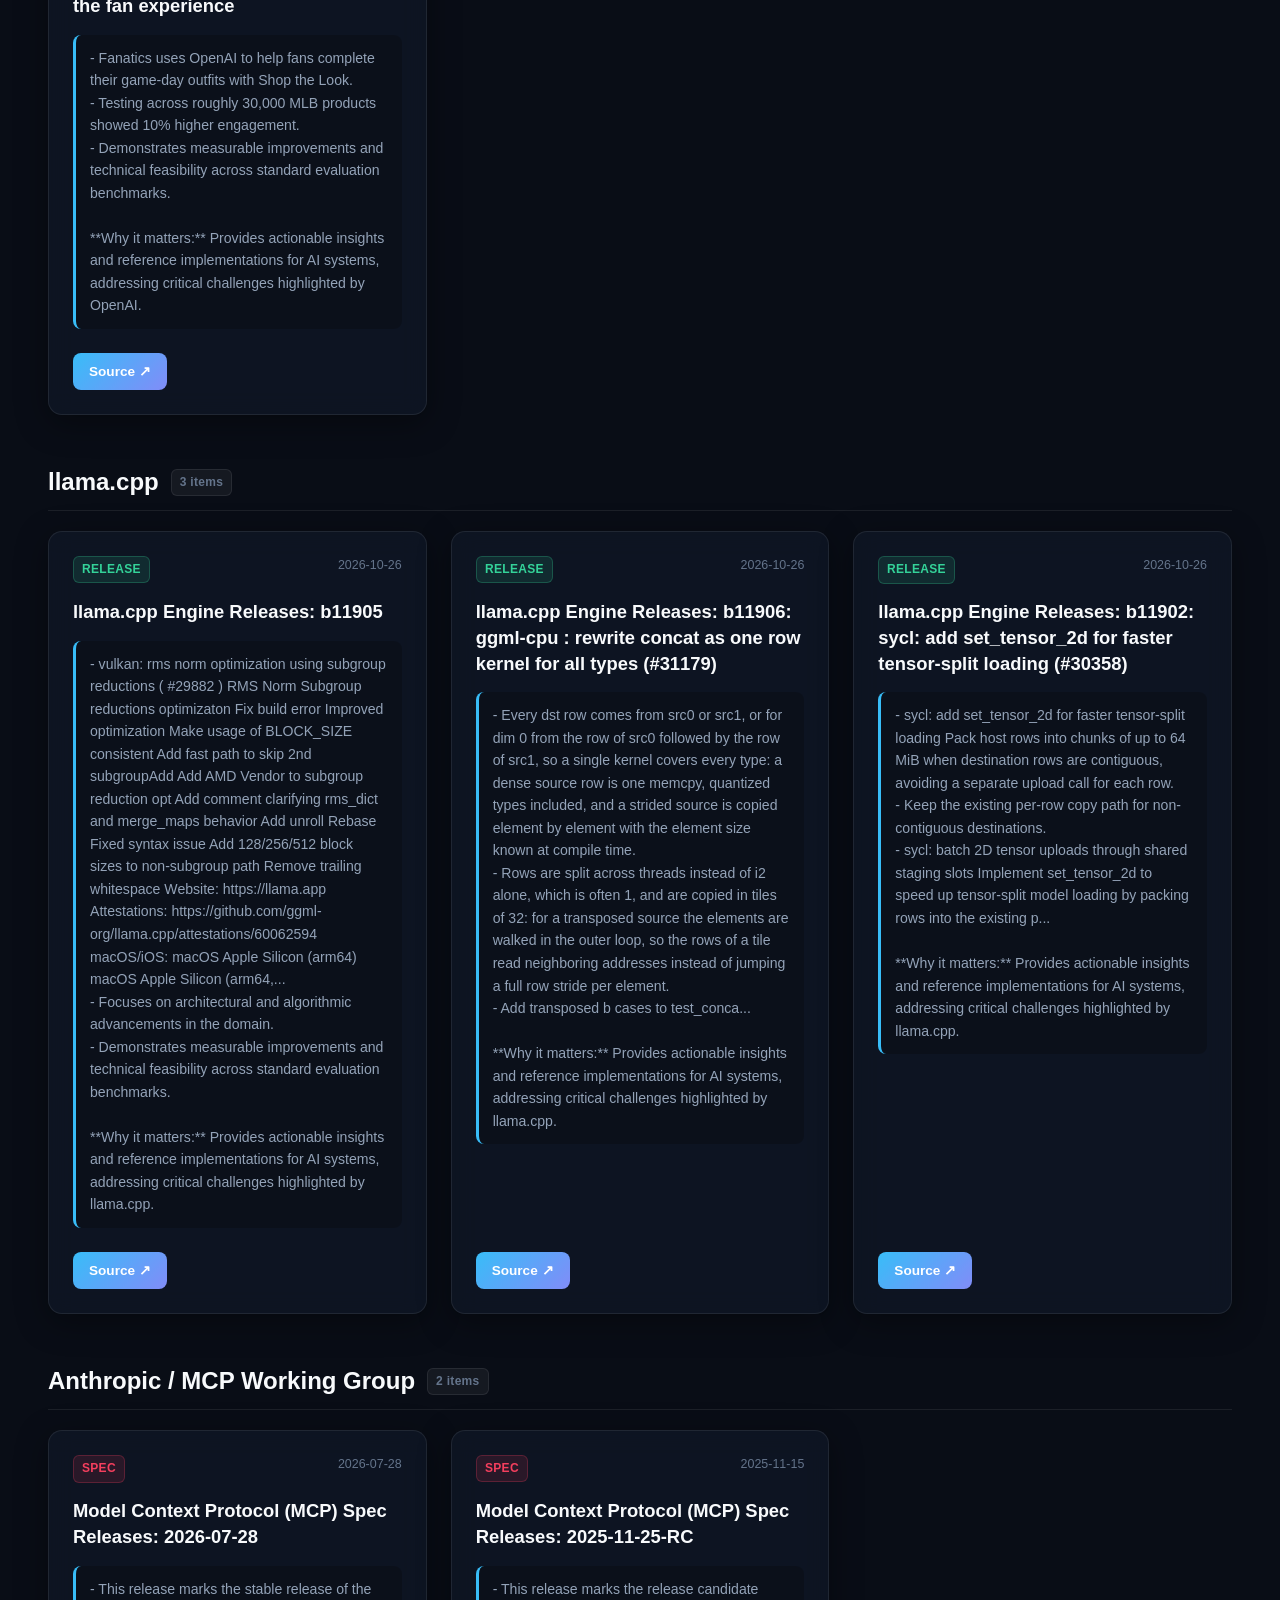
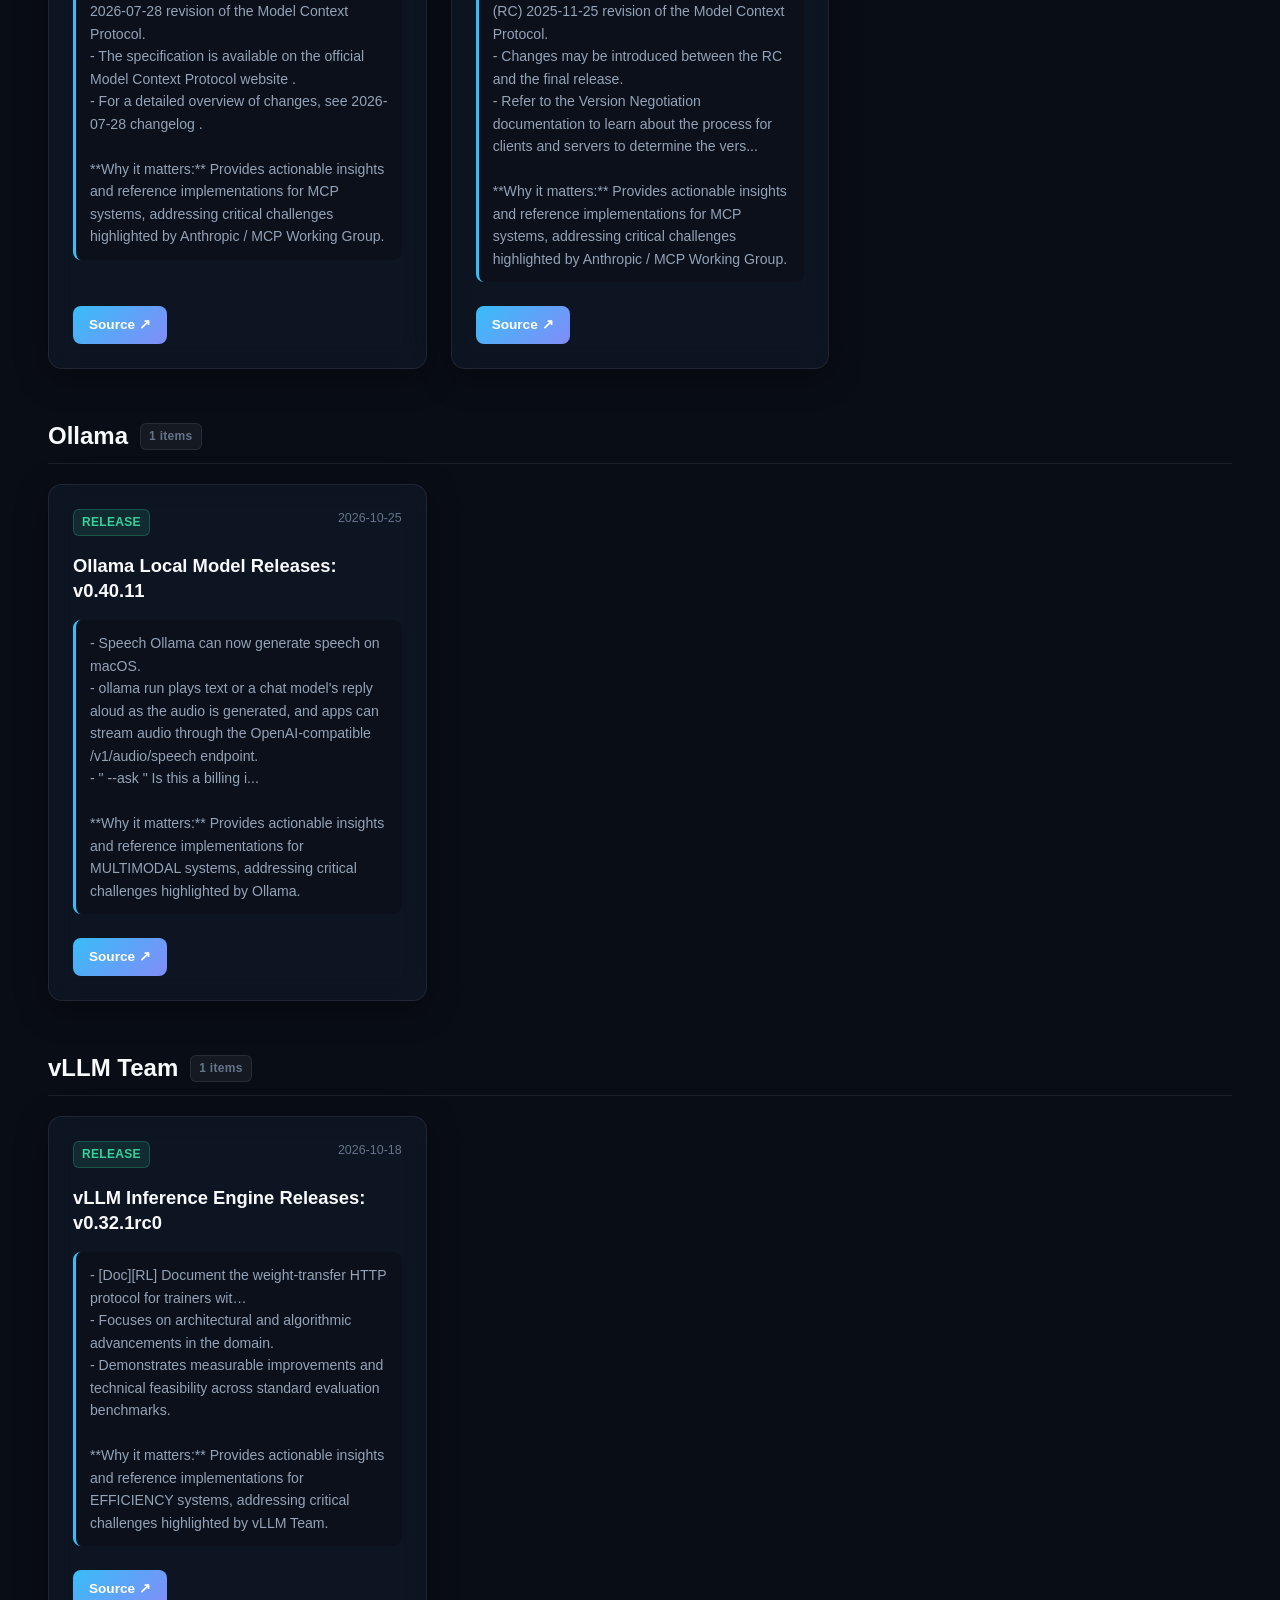
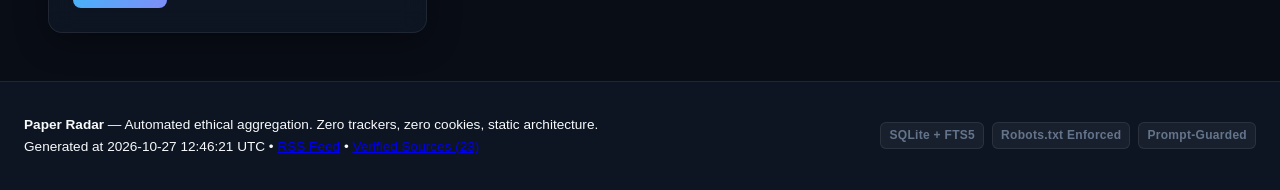
<file: site/organizations.html>
<!DOCTYPE html>
<html lang="en" data-theme="dark">
<head>
  <meta charset="UTF-8">
  <meta name="viewport" content="width=device-width, initial-scale=1.0">
  <title>AI Labs & Organizations — Paper Radar</title>
  <meta name="description" content="Curated, safe, daily intelligence on frontier AI research, LLMs, RAG, agents, MCP, and open models.">
  <link rel="alternate" type="application/rss+xml" title="Paper Radar Digest" href="feed.xml">
  <link rel="stylesheet" href="style.css">
</head>
<body>
  <header class="site-header">
    <div class="header-inner container">
      <div class="brand">
        <a href="index.html" class="logo">
          <span class="logo-radar">📡</span>
          <span class="logo-text">Paper Radar</span>
        </a>
        <span class="badge badge-profile">LOCAL_LITE</span>
      </div>
      <nav class="main-nav" id="main-nav">
        <a href="index.html" class="nav-link ">Today</a>
        <a href="week.html" class="nav-link ">This Week</a>
        <a href="topics.html" class="nav-link ">Topics</a>
        <a href="organizations.html" class="nav-link active">Labs & Orgs</a>
        <a href="search.html" class="nav-link ">Search</a>
        <a href="about.html" class="nav-link ">About & Sources</a>
      </nav>
      <div class="header-actions">
        <button id="theme-toggle" class="theme-toggle" aria-label="Toggle dark/light mode">🌓</button>
      </div>
    </div>
  </header>

  <main class="container page-content">
    
<section class="hero-section">
  <div class="hero-content">
    <div class="hero-pill">🏛️ Labs & Institutes</div>
    <h1 class="hero-title">Browse by Research Organization</h1>
    <p class="hero-subtitle">Track outputs from frontier industrial labs, universities, and open source collectives.</p>
  </div>
</section>

<div class="topics-sections container">
  
  <section class="topic-group-section" id="org-1">
    <div class="section-header">
      <h2 class="section-title">Google Research</h2>
      <span class="badge badge-subtle">97 items</span>
    </div>

    <div class="items-grid">
      
      <article class="radar-card">
        <div class="card-header">
          <span class="badge badge-type badge-type-blog">BLOG</span>
          <span class="card-date">2026-09-29</span>
        </div>
        <h3 class="card-title">
          <a href="https://research.google/blog/how-diffusion-controller-unifies-and-simplifies-ai-image-generation/" target="_blank" rel="noopener noreferrer">How Diffusion Controller unifies and simplifies AI image generation</a>
        </h3>
        <div class="card-summary">
          <div class="summary-content">
            - Algorithms & Theory<br>- Details core concepts and practical implications in multimodal.<br>- Full documentation and findings accessible via the source link.<br><br>**Why it matters:** Expands open knowledge and technological capabilities in multimodal.
          </div>
        </div>
        <div class="card-footer">
          <a href="https://research.google/blog/how-diffusion-controller-unifies-and-simplifies-ai-image-generation/" target="_blank" rel="noopener noreferrer" class="btn btn-primary">Source ↗</a>
        </div>
      </article>
      
      <article class="radar-card">
        <div class="card-header">
          <span class="badge badge-type badge-type-blog">BLOG</span>
          <span class="card-date">2026-06-05</span>
        </div>
        <h3 class="card-title">
          <a href="https://research.google/blog/unlocking-dependable-responses-with-gemini-enterprise-agent-platforms-agentic-rag/" target="_blank" rel="noopener noreferrer">Unlocking dependable responses with Gemini Enterprise Agent Platform’s Agentic RAG</a>
        </h3>
        <div class="card-summary">
          <div class="summary-content">
            - Data Management<br>- Details core concepts and practical implications in rag,agents.<br>- Full documentation and findings accessible via the source link.<br><br>**Why it matters:** Expands open knowledge and technological capabilities in rag,agents.
          </div>
        </div>
        <div class="card-footer">
          <a href="https://research.google/blog/unlocking-dependable-responses-with-gemini-enterprise-agent-platforms-agentic-rag/" target="_blank" rel="noopener noreferrer" class="btn btn-primary">Source ↗</a>
        </div>
      </article>
      
      <article class="radar-card">
        <div class="card-header">
          <span class="badge badge-type badge-type-blog">BLOG</span>
          <span class="card-date">2026-01-28</span>
        </div>
        <h3 class="card-title">
          <a href="https://research.google/blog/towards-a-science-of-scaling-agent-systems-when-and-why-agent-systems-work/" target="_blank" rel="noopener noreferrer">Towards a science of scaling agent systems: When and why agent systems work</a>
        </h3>
        <div class="card-summary">
          <div class="summary-content">
            - Generative AI<br>- Details core concepts and practical implications in agents.<br>- Full documentation and findings accessible via the source link.<br><br>**Why it matters:** Expands open knowledge and technological capabilities in agents.
          </div>
        </div>
        <div class="card-footer">
          <a href="https://research.google/blog/towards-a-science-of-scaling-agent-systems-when-and-why-agent-systems-work/" target="_blank" rel="noopener noreferrer" class="btn btn-primary">Source ↗</a>
        </div>
      </article>
      
      <article class="radar-card">
        <div class="card-header">
          <span class="badge badge-type badge-type-blog">BLOG</span>
          <span class="card-date">2025-11-19</span>
        </div>
        <h3 class="card-title">
          <a href="https://research.google/blog/real-time-speech-to-speech-translation/" target="_blank" rel="noopener noreferrer">Real-time speech-to-speech translation</a>
        </h3>
        <div class="card-summary">
          <div class="summary-content">
            - Algorithms & Theory<br>- Details core concepts and practical implications in multimodal.<br>- Full documentation and findings accessible via the source link.<br><br>**Why it matters:** Expands open knowledge and technological capabilities in multimodal.
          </div>
        </div>
        <div class="card-footer">
          <a href="https://research.google/blog/real-time-speech-to-speech-translation/" target="_blank" rel="noopener noreferrer" class="btn btn-primary">Source ↗</a>
        </div>
      </article>
      
    </div>
  </section>
  
  <section class="topic-group-section" id="org-2">
    <div class="section-header">
      <h2 class="section-title">Google DeepMind</h2>
      <span class="badge badge-subtle">96 items</span>
    </div>

    <div class="items-grid">
      
      <article class="radar-card">
        <div class="card-header">
          <span class="badge badge-type badge-type-blog">BLOG</span>
          <span class="card-date">2026-06-10</span>
        </div>
        <h3 class="card-title">
          <a href="https://deepmind.google/blog/investing-in-multi-agent-ai-safety-research/" target="_blank" rel="noopener noreferrer">Investing in multi-agent AI safety research</a>
        </h3>
        <div class="card-summary">
          <div class="summary-content">
            - Google DeepMind and partners announce a $10M funding call for multi-agent safety research.<br>- Focuses on architectural and algorithmic advancements in the domain.<br>- Demonstrates measurable improvements and technical feasibility across standard evaluation benchmarks.<br><br>**Why it matters:** Provides actionable insights and reference implementations for AGENTS systems, addressing critical challenges highlighted by Google DeepMind.
          </div>
        </div>
        <div class="card-footer">
          <a href="https://deepmind.google/blog/investing-in-multi-agent-ai-safety-research/" target="_blank" rel="noopener noreferrer" class="btn btn-primary">Source ↗</a>
        </div>
      </article>
      
      <article class="radar-card">
        <div class="card-header">
          <span class="badge badge-type badge-type-blog">BLOG</span>
          <span class="card-date">2026-04-15</span>
        </div>
        <h3 class="card-title">
          <a href="https://deepmind.google/blog/gemini-3-1-flash-tts-the-next-generation-of-expressive-ai-speech/" target="_blank" rel="noopener noreferrer">Gemini 3.1 Flash TTS: the next generation of expressive AI speech</a>
        </h3>
        <div class="card-summary">
          <div class="summary-content">
            - Our newest audio model introduces granular audio tags that give you precise control to direct AI speech for expressive audio generation.<br>- Focuses on architectural and algorithmic advancements in the domain.<br>- Demonstrates measurable improvements and technical feasibility across standard evaluation benchmarks.<br><br>**Why it matters:** Provides actionable insights and reference implementations for MULTIMODAL systems, addressing critical challenges highlighted by Google DeepMind.
          </div>
        </div>
        <div class="card-footer">
          <a href="https://deepmind.google/blog/gemini-3-1-flash-tts-the-next-generation-of-expressive-ai-speech/" target="_blank" rel="noopener noreferrer" class="btn btn-primary">Source ↗</a>
        </div>
      </article>
      
      <article class="radar-card">
        <div class="card-header">
          <span class="badge badge-type badge-type-blog">BLOG</span>
          <span class="card-date">2026-05-12</span>
        </div>
        <h3 class="card-title">
          <a href="https://deepmind.google/blog/co-scientist-a-multi-agent-ai-partner-to-accelerate-research/" target="_blank" rel="noopener noreferrer">Co-Scientist: A multi-agent AI partner to accelerate research</a>
        </h3>
        <div class="card-summary">
          <div class="summary-content">
            - Introducing Co-Scientist, a collaborative AI partner built with Gemini to help researchers accelerate scientific breakthroughs.<br>- Focuses on architectural and algorithmic advancements in the domain.<br>- Demonstrates measurable improvements and technical feasibility across standard evaluation benchmarks.<br><br>**Why it matters:** Provides actionable insights and reference implementations for AGENTS systems, addressing critical challenges highlighted by Google DeepMind.
          </div>
        </div>
        <div class="card-footer">
          <a href="https://deepmind.google/blog/co-scientist-a-multi-agent-ai-partner-to-accelerate-research/" target="_blank" rel="noopener noreferrer" class="btn btn-primary">Source ↗</a>
        </div>
      </article>
      
      <article class="radar-card">
        <div class="card-header">
          <span class="badge badge-type badge-type-blog">BLOG</span>
          <span class="card-date">2025-12-16</span>
        </div>
        <h3 class="card-title">
          <a href="https://deepmind.google/blog/gemma-scope-2-helping-the-ai-safety-community-deepen-understanding-of-complex-language-model-behavior/" target="_blank" rel="noopener noreferrer">Gemma Scope 2: helping the AI safety community deepen understanding of complex language model behavior</a>
        </h3>
        <div class="card-summary">
          <div class="summary-content">
            - Open interpretability tools for language models are now available across the entire Gemma 3 family with the release of Gemma Scope 2.<br>- Focuses on architectural and algorithmic advancements in the domain.<br>- Demonstrates measurable improvements and technical feasibility across standard evaluation benchmarks.<br><br>**Why it matters:** Provides actionable insights and reference implementations for SAFETY systems, addressing critical challenges highlighted by Google DeepMind.
          </div>
        </div>
        <div class="card-footer">
          <a href="https://deepmind.google/blog/gemma-scope-2-helping-the-ai-safety-community-deepen-understanding-of-complex-language-model-behavior/" target="_blank" rel="noopener noreferrer" class="btn btn-primary">Source ↗</a>
        </div>
      </article>
      
    </div>
  </section>
  
  <section class="topic-group-section" id="org-3">
    <div class="section-header">
      <h2 class="section-title">Hugging Face</h2>
      <span class="badge badge-subtle">50 items</span>
    </div>

    <div class="items-grid">
      
      <article class="radar-card">
        <div class="card-header">
          <span class="badge badge-type badge-type-paper">PAPER</span>
          <span class="card-date">2026-10-23</span>
        </div>
        <h3 class="card-title">
          <a href="https://huggingface.co/papers/2610.32253" target="_blank" rel="noopener noreferrer">RSIHub: A Composable Framework for Agent-Evolution Methods</a>
        </h3>
        <div class="card-summary">
          <div class="summary-content">
            - Agent-evolution methods use execution feedback to improve prompts, skills, tools, and orchestration, but their implementations often rebuild the same experimental machinery.<br>- We present RSIHub, an open-source framework for building, comparing, and extending these methods on shared infrastructure.<br>- Researchers can focus on evolution policy while evaluation stays outside the mutable surface and results remain tied to candidates and evaluation conditions.<br><br>**Why it matters:** Provides actionable insights and reference implementations for AGENTS systems, addressing critical challenges highlighted by Hugging Face.
          </div>
        </div>
        <div class="card-footer">
          <a href="https://huggingface.co/papers/2610.32253" target="_blank" rel="noopener noreferrer" class="btn btn-primary">Source ↗</a>
        </div>
      </article>
      
      <article class="radar-card">
        <div class="card-header">
          <span class="badge badge-type badge-type-paper">PAPER</span>
          <span class="card-date">2026-10-23</span>
        </div>
        <h3 class="card-title">
          <a href="https://huggingface.co/papers/2610.32965" target="_blank" rel="noopener noreferrer">RynnUnify: Towards Unified Embodied Brain</a>
        </h3>
        <div class="card-summary">
          <div class="summary-content">
            - We introduce RynnUnify, a 16B unified embodied model that combines strong embodied understanding with long-horizon visual planning through interleaved video--language reasoning.<br>- We also develop a world-action extension of the full RynnUnify model, translating its understanding and prediction capabilities into robot control.<br>- To evaluate these capabilities, we introduce Rynn-VP and Rynn-GEU for long-horizon visual planning and anticipatory reasoning.<br><br>**Why it matters:** Provides actionable insights and reference implementations for AGENTS systems, addressing critical challenges highlighted by Hugging Face.
          </div>
        </div>
        <div class="card-footer">
          <a href="https://huggingface.co/papers/2610.32965" target="_blank" rel="noopener noreferrer" class="btn btn-primary">Source ↗</a>
        </div>
      </article>
      
      <article class="radar-card">
        <div class="card-header">
          <span class="badge badge-type badge-type-paper">PAPER</span>
          <span class="card-date">2026-10-22</span>
        </div>
        <h3 class="card-title">
          <a href="https://huggingface.co/papers/2610.30932" target="_blank" rel="noopener noreferrer">UserArena: Benchmarking Interactive User Simulation for Long-Horizon Shopping Agents</a>
        </h3>
        <div class="card-summary">
          <div class="summary-content">
            - Agentic recommendation pursues shopper goals through sequences of context-dependent decisions.<br>- Developing and evaluating such policies requires faithful recommendation world models that capture both the interactive shopping environment and users' behavioral responses over long interactions.<br>- Existing resources rarely provide long-horizon, fine-grained real-user trajectories or support trajectory-level evaluation and offline validation against production A/B results.<br><br>**Why it matters:** Provides actionable insights and reference implementations for EVAL systems, addressing critical challenges highlighted by Hugging Face.
          </div>
        </div>
        <div class="card-footer">
          <a href="https://huggingface.co/papers/2610.30932" target="_blank" rel="noopener noreferrer" class="btn btn-primary">Source ↗</a>
        </div>
      </article>
      
      <article class="radar-card">
        <div class="card-header">
          <span class="badge badge-type badge-type-paper">PAPER</span>
          <span class="card-date">2026-10-22</span>
        </div>
        <h3 class="card-title">
          <a href="https://huggingface.co/papers/2610.31198" target="_blank" rel="noopener noreferrer">Different Tasks, Different Timesteps: Temporal Task-Aware Quantization for Diffusion Language Models</a>
        </h3>
        <div class="card-summary">
          <div class="summary-content">
            - Diffusion Language Models (DLMs) introduce unique quantization challenges due to their iterative denoising process.<br>- Building on these findings, we introduce T 2Quant, a task and time-aware mixedprecision quantization framework that uses a label-free sensitivity signal to optimally allocate activation precision across denoising steps under a fixed bit-width budget.<br>- We further show that these patterns can be predicted without groundtruth labels or task-specific evaluation metrics.<br><br>**Why it matters:** Provides actionable insights and reference implementations for EVAL systems, addressing critical challenges highlighted by Hugging Face.
          </div>
        </div>
        <div class="card-footer">
          <a href="https://huggingface.co/papers/2610.31198" target="_blank" rel="noopener noreferrer" class="btn btn-primary">Source ↗</a>
        </div>
      </article>
      
    </div>
  </section>
  
  <section class="topic-group-section" id="org-4">
    <div class="section-header">
      <h2 class="section-title">OpenAI</h2>
      <span class="badge badge-subtle">50 items</span>
    </div>

    <div class="items-grid">
      
      <article class="radar-card">
        <div class="card-header">
          <span class="badge badge-type badge-type-blog">BLOG</span>
          <span class="card-date">2026-10-26</span>
        </div>
        <h3 class="card-title">
          <a href="https://openai.com/index/introducing-gpt-6-1-terra" target="_blank" rel="noopener noreferrer">Introducing GPT-6.1 Terra</a>
        </h3>
        <div class="card-summary">
          <div class="summary-content">
            - Bringing fast and capable computer use to everyone<br>- Focuses on architectural and algorithmic advancements in the domain.<br>- Demonstrates measurable improvements and technical feasibility across standard evaluation benchmarks.<br><br>**Why it matters:** Provides actionable insights and reference implementations for AGENTS systems, addressing critical challenges highlighted by OpenAI.
          </div>
        </div>
        <div class="card-footer">
          <a href="https://openai.com/index/introducing-gpt-6-1-terra" target="_blank" rel="noopener noreferrer" class="btn btn-primary">Source ↗</a>
        </div>
      </article>
      
      <article class="radar-card">
        <div class="card-header">
          <span class="badge badge-type badge-type-blog">BLOG</span>
          <span class="card-date">2026-10-23</span>
        </div>
        <h3 class="card-title">
          <a href="https://openai.com/index/securing-our-frontier-model-training-environment" target="_blank" rel="noopener noreferrer">Securing our frontier model training environment</a>
        </h3>
        <div class="card-summary">
          <div class="summary-content">
            - OpenAI explains how we strengthened containment for frontier model training and evaluation, including offline environments and high-compute red-teaming.<br>- Focuses on architectural and algorithmic advancements in the domain.<br>- Demonstrates measurable improvements and technical feasibility across standard evaluation benchmarks.<br><br>**Why it matters:** Provides actionable insights and reference implementations for LLM systems, addressing critical challenges highlighted by OpenAI.
          </div>
        </div>
        <div class="card-footer">
          <a href="https://openai.com/index/securing-our-frontier-model-training-environment" target="_blank" rel="noopener noreferrer" class="btn btn-primary">Source ↗</a>
        </div>
      </article>
      
      <article class="radar-card">
        <div class="card-header">
          <span class="badge badge-type badge-type-blog">BLOG</span>
          <span class="card-date">2026-10-26</span>
        </div>
        <h3 class="card-title">
          <a href="https://openai.com/index/chatgpt-expanding-world-of-work" target="_blank" rel="noopener noreferrer">ChatGPT’s expanding world of work</a>
        </h3>
        <div class="card-summary">
          <div class="summary-content">
            - Explore OpenAI Signals data on 165 work activities across nearly 100 countries, revealing how people use ChatGPT for work and how usage changes over time.<br>- Focuses on architectural and algorithmic advancements in the domain.<br>- Demonstrates measurable improvements and technical feasibility across standard evaluation benchmarks.<br><br>**Why it matters:** Provides actionable insights and reference implementations for AI systems, addressing critical challenges highlighted by OpenAI.
          </div>
        </div>
        <div class="card-footer">
          <a href="https://openai.com/index/chatgpt-expanding-world-of-work" target="_blank" rel="noopener noreferrer" class="btn btn-primary">Source ↗</a>
        </div>
      </article>
      
      <article class="radar-card">
        <div class="card-header">
          <span class="badge badge-type badge-type-blog">BLOG</span>
          <span class="card-date">2026-10-26</span>
        </div>
        <h3 class="card-title">
          <a href="https://openai.com/index/fanatics-streamline-fan-experience" target="_blank" rel="noopener noreferrer">How Fanatics and OpenAI streamline the fan experience</a>
        </h3>
        <div class="card-summary">
          <div class="summary-content">
            - Fanatics uses OpenAI to help fans complete their game-day outfits with Shop the Look.<br>- Testing across roughly 30,000 MLB products showed 10% higher engagement.<br>- Demonstrates measurable improvements and technical feasibility across standard evaluation benchmarks.<br><br>**Why it matters:** Provides actionable insights and reference implementations for AI systems, addressing critical challenges highlighted by OpenAI.
          </div>
        </div>
        <div class="card-footer">
          <a href="https://openai.com/index/fanatics-streamline-fan-experience" target="_blank" rel="noopener noreferrer" class="btn btn-primary">Source ↗</a>
        </div>
      </article>
      
    </div>
  </section>
  
  <section class="topic-group-section" id="org-5">
    <div class="section-header">
      <h2 class="section-title">llama.cpp</h2>
      <span class="badge badge-subtle">3 items</span>
    </div>

    <div class="items-grid">
      
      <article class="radar-card">
        <div class="card-header">
          <span class="badge badge-type badge-type-release">RELEASE</span>
          <span class="card-date">2026-10-26</span>
        </div>
        <h3 class="card-title">
          <a href="https://github.com/ggml-org/llama.cpp/releases/tag/b11905" target="_blank" rel="noopener noreferrer">llama.cpp Engine Releases: b11905</a>
        </h3>
        <div class="card-summary">
          <div class="summary-content">
            - vulkan: rms norm optimization using subgroup reductions ( #29882 ) RMS Norm Subgroup reductions optimizaton Fix build error Improved optimization Make usage of BLOCK_SIZE consistent Add fast path to skip 2nd subgroupAdd Add AMD Vendor to subgroup reduction opt Add comment clarifying rms_dict and merge_maps behavior Add unroll Rebase Fixed syntax issue Add 128/256/512 block sizes to non-subgroup path Remove trailing whitespace Website: https://llama.app Attestations: https://github.com/ggml-org/llama.cpp/attestations/60062594 macOS/iOS: macOS Apple Silicon (arm64) macOS Apple Silicon (arm64,...<br>- Focuses on architectural and algorithmic advancements in the domain.<br>- Demonstrates measurable improvements and technical feasibility across standard evaluation benchmarks.<br><br>**Why it matters:** Provides actionable insights and reference implementations for AI systems, addressing critical challenges highlighted by llama.cpp.
          </div>
        </div>
        <div class="card-footer">
          <a href="https://github.com/ggml-org/llama.cpp/releases/tag/b11905" target="_blank" rel="noopener noreferrer" class="btn btn-primary">Source ↗</a>
        </div>
      </article>
      
      <article class="radar-card">
        <div class="card-header">
          <span class="badge badge-type badge-type-release">RELEASE</span>
          <span class="card-date">2026-10-26</span>
        </div>
        <h3 class="card-title">
          <a href="https://github.com/ggml-org/llama.cpp/releases/tag/b11906" target="_blank" rel="noopener noreferrer">llama.cpp Engine Releases: b11906: ggml-cpu : rewrite concat as one row kernel for all types (#31179)</a>
        </h3>
        <div class="card-summary">
          <div class="summary-content">
            - Every dst row comes from src0 or src1, or for dim 0 from the row of src0 followed by the row of src1, so a single kernel covers every type: a dense source row is one memcpy, quantized types included, and a strided source is copied element by element with the element size known at compile time.<br>- Rows are split across threads instead of i2 alone, which is often 1, and are copied in tiles of 32: for a transposed source the elements are walked in the outer loop, so the rows of a tile read neighboring addresses instead of jumping a full row stride per element.<br>- Add transposed b cases to test_conca...<br><br>**Why it matters:** Provides actionable insights and reference implementations for AI systems, addressing critical challenges highlighted by llama.cpp.
          </div>
        </div>
        <div class="card-footer">
          <a href="https://github.com/ggml-org/llama.cpp/releases/tag/b11906" target="_blank" rel="noopener noreferrer" class="btn btn-primary">Source ↗</a>
        </div>
      </article>
      
      <article class="radar-card">
        <div class="card-header">
          <span class="badge badge-type badge-type-release">RELEASE</span>
          <span class="card-date">2026-10-26</span>
        </div>
        <h3 class="card-title">
          <a href="https://github.com/ggml-org/llama.cpp/releases/tag/b11902" target="_blank" rel="noopener noreferrer">llama.cpp Engine Releases: b11902: sycl: add set_tensor_2d for faster tensor-split loading (#30358)</a>
        </h3>
        <div class="card-summary">
          <div class="summary-content">
            - sycl: add set_tensor_2d for faster tensor-split loading Pack host rows into chunks of up to 64 MiB when destination rows are contiguous, avoiding a separate upload call for each row.<br>- Keep the existing per-row copy path for non-contiguous destinations.<br>- sycl: batch 2D tensor uploads through shared staging slots Implement set_tensor_2d to speed up tensor-split model loading by packing rows into the existing p...<br><br>**Why it matters:** Provides actionable insights and reference implementations for AI systems, addressing critical challenges highlighted by llama.cpp.
          </div>
        </div>
        <div class="card-footer">
          <a href="https://github.com/ggml-org/llama.cpp/releases/tag/b11902" target="_blank" rel="noopener noreferrer" class="btn btn-primary">Source ↗</a>
        </div>
      </article>
      
    </div>
  </section>
  
  <section class="topic-group-section" id="org-6">
    <div class="section-header">
      <h2 class="section-title">Anthropic / MCP Working Group</h2>
      <span class="badge badge-subtle">2 items</span>
    </div>

    <div class="items-grid">
      
      <article class="radar-card">
        <div class="card-header">
          <span class="badge badge-type badge-type-spec">SPEC</span>
          <span class="card-date">2026-07-28</span>
        </div>
        <h3 class="card-title">
          <a href="https://github.com/modelcontextprotocol/modelcontextprotocol/releases/tag/2026-07-28" target="_blank" rel="noopener noreferrer">Model Context Protocol (MCP) Spec Releases: 2026-07-28</a>
        </h3>
        <div class="card-summary">
          <div class="summary-content">
            - This release marks the stable release of the 2026-07-28 revision of the Model Context Protocol.<br>- The specification is available on the official Model Context Protocol website .<br>- For a detailed overview of changes, see 2026-07-28 changelog .<br><br>**Why it matters:** Provides actionable insights and reference implementations for MCP systems, addressing critical challenges highlighted by Anthropic / MCP Working Group.
          </div>
        </div>
        <div class="card-footer">
          <a href="https://github.com/modelcontextprotocol/modelcontextprotocol/releases/tag/2026-07-28" target="_blank" rel="noopener noreferrer" class="btn btn-primary">Source ↗</a>
        </div>
      </article>
      
      <article class="radar-card">
        <div class="card-header">
          <span class="badge badge-type badge-type-spec">SPEC</span>
          <span class="card-date">2025-11-15</span>
        </div>
        <h3 class="card-title">
          <a href="https://github.com/modelcontextprotocol/modelcontextprotocol/releases/tag/2025-11-25-RC" target="_blank" rel="noopener noreferrer">Model Context Protocol (MCP) Spec Releases: 2025-11-25-RC</a>
        </h3>
        <div class="card-summary">
          <div class="summary-content">
            - This release marks the release candidate (RC) 2025-11-25 revision of the Model Context Protocol.<br>- Changes may be introduced between the RC and the final release.<br>- Refer to the Version Negotiation documentation to learn about the process for clients and servers to determine the vers...<br><br>**Why it matters:** Provides actionable insights and reference implementations for MCP systems, addressing critical challenges highlighted by Anthropic / MCP Working Group.
          </div>
        </div>
        <div class="card-footer">
          <a href="https://github.com/modelcontextprotocol/modelcontextprotocol/releases/tag/2025-11-25-RC" target="_blank" rel="noopener noreferrer" class="btn btn-primary">Source ↗</a>
        </div>
      </article>
      
    </div>
  </section>
  
  <section class="topic-group-section" id="org-7">
    <div class="section-header">
      <h2 class="section-title">Ollama</h2>
      <span class="badge badge-subtle">1 items</span>
    </div>

    <div class="items-grid">
      
      <article class="radar-card">
        <div class="card-header">
          <span class="badge badge-type badge-type-release">RELEASE</span>
          <span class="card-date">2026-10-25</span>
        </div>
        <h3 class="card-title">
          <a href="https://github.com/ollama/ollama/releases/tag/v0.40.11" target="_blank" rel="noopener noreferrer">Ollama Local Model Releases: v0.40.11</a>
        </h3>
        <div class="card-summary">
          <div class="summary-content">
            - Speech Ollama can now generate speech on macOS.<br>- ollama run plays text or a chat model's reply aloud as the audio is generated, and apps can stream audio through the OpenAI-compatible /v1/audio/speech endpoint.<br>- " --ask " Is this a billing i...<br><br>**Why it matters:** Provides actionable insights and reference implementations for MULTIMODAL systems, addressing critical challenges highlighted by Ollama.
          </div>
        </div>
        <div class="card-footer">
          <a href="https://github.com/ollama/ollama/releases/tag/v0.40.11" target="_blank" rel="noopener noreferrer" class="btn btn-primary">Source ↗</a>
        </div>
      </article>
      
    </div>
  </section>
  
  <section class="topic-group-section" id="org-8">
    <div class="section-header">
      <h2 class="section-title">vLLM Team</h2>
      <span class="badge badge-subtle">1 items</span>
    </div>

    <div class="items-grid">
      
      <article class="radar-card">
        <div class="card-header">
          <span class="badge badge-type badge-type-release">RELEASE</span>
          <span class="card-date">2026-10-18</span>
        </div>
        <h3 class="card-title">
          <a href="https://github.com/vllm-project/vllm/releases/tag/v0.32.1rc0" target="_blank" rel="noopener noreferrer">vLLM Inference Engine Releases: v0.32.1rc0</a>
        </h3>
        <div class="card-summary">
          <div class="summary-content">
            - [Doc][RL] Document the weight-transfer HTTP protocol for trainers wit…<br>- Focuses on architectural and algorithmic advancements in the domain.<br>- Demonstrates measurable improvements and technical feasibility across standard evaluation benchmarks.<br><br>**Why it matters:** Provides actionable insights and reference implementations for EFFICIENCY systems, addressing critical challenges highlighted by vLLM Team.
          </div>
        </div>
        <div class="card-footer">
          <a href="https://github.com/vllm-project/vllm/releases/tag/v0.32.1rc0" target="_blank" rel="noopener noreferrer" class="btn btn-primary">Source ↗</a>
        </div>
      </article>
      
    </div>
  </section>
  
</div>

  </main>

  <footer class="site-footer">
    <div class="container footer-inner">
      <div class="footer-meta">
        <p><strong>Paper Radar</strong> — Automated ethical aggregation. Zero trackers, zero cookies, static architecture.</p>
        <p class="text-muted">Generated at 2026-10-27 12:46:21 UTC • <a href="feed.xml">RSS Feed</a> • <a href="about.html">Verified Sources (23)</a></p>
      </div>
      <div class="footer-badges">
        <span class="badge badge-subtle">SQLite + FTS5</span>
        <span class="badge badge-subtle">Robots.txt Enforced</span>
        <span class="badge badge-subtle">Prompt-Guarded</span>
      </div>
    </div>
  </footer>

  <script src="app.js"></script>
</body>
</html>
</file>
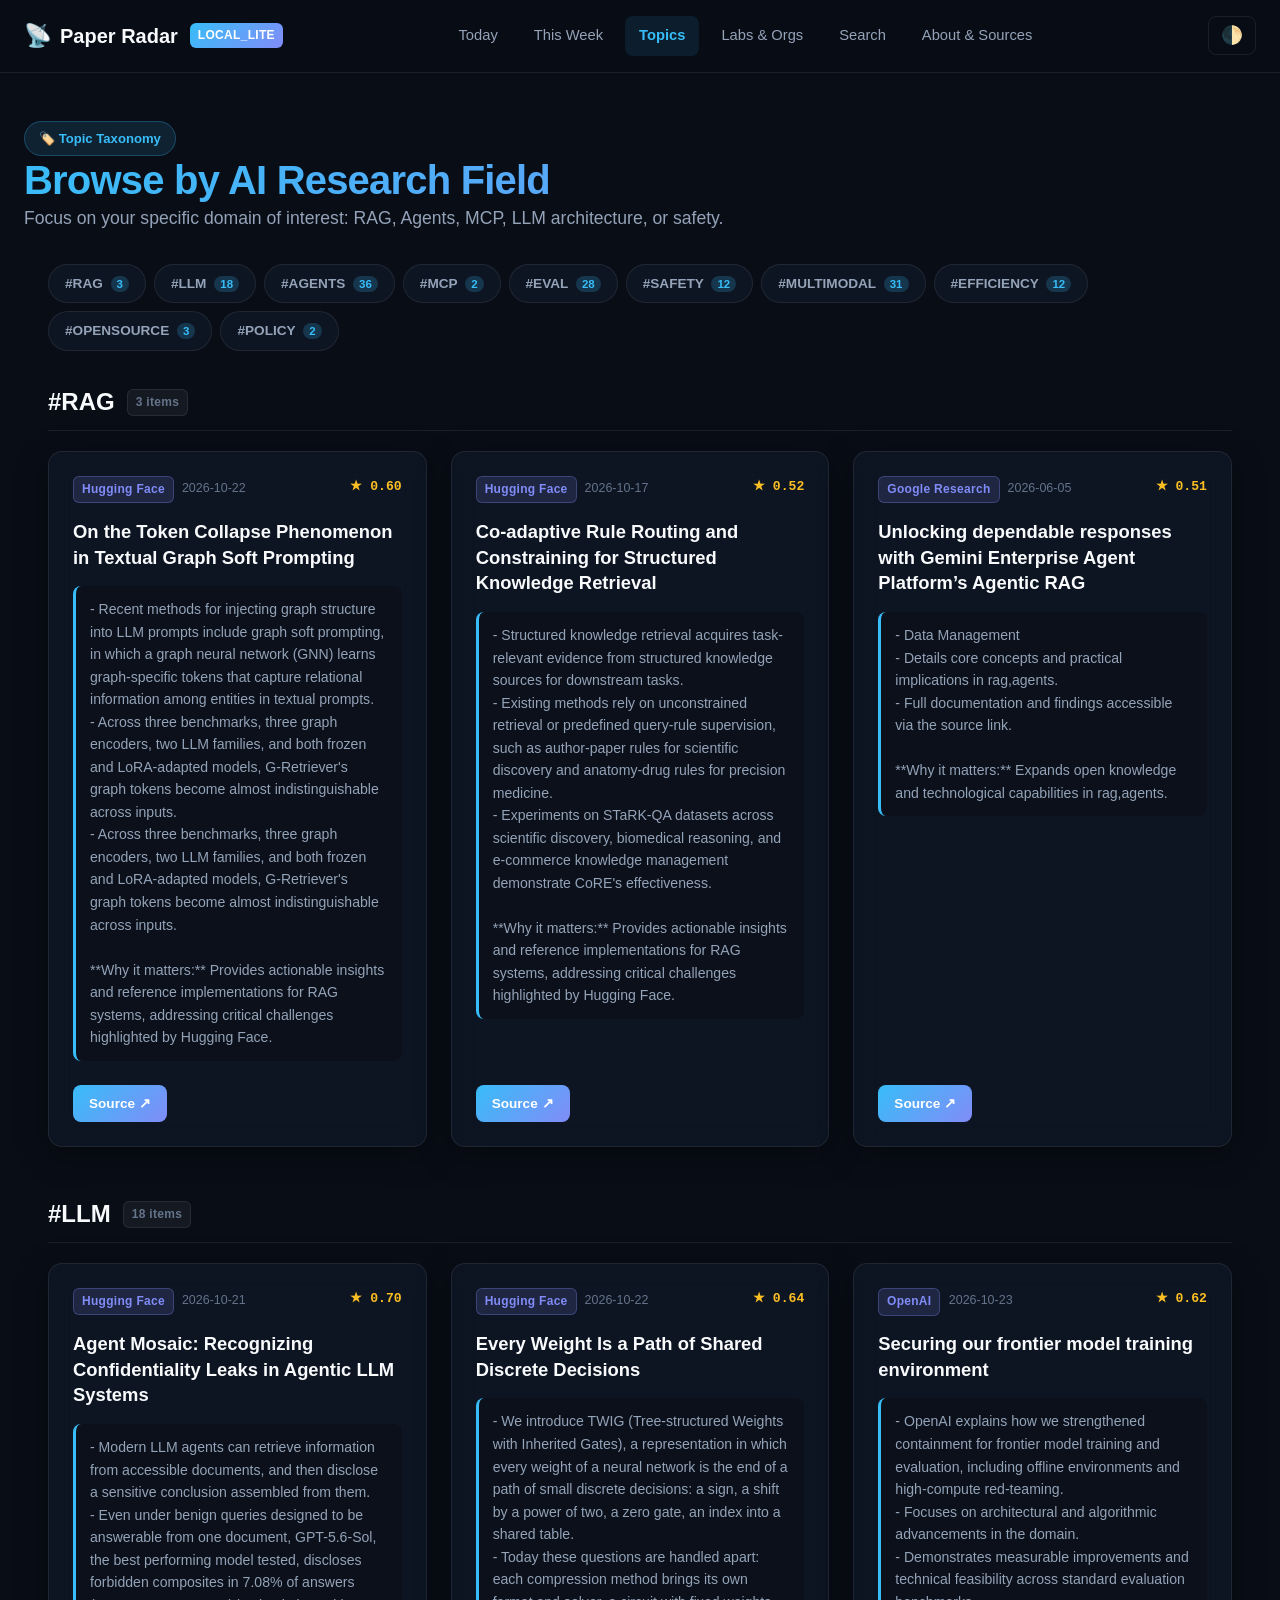
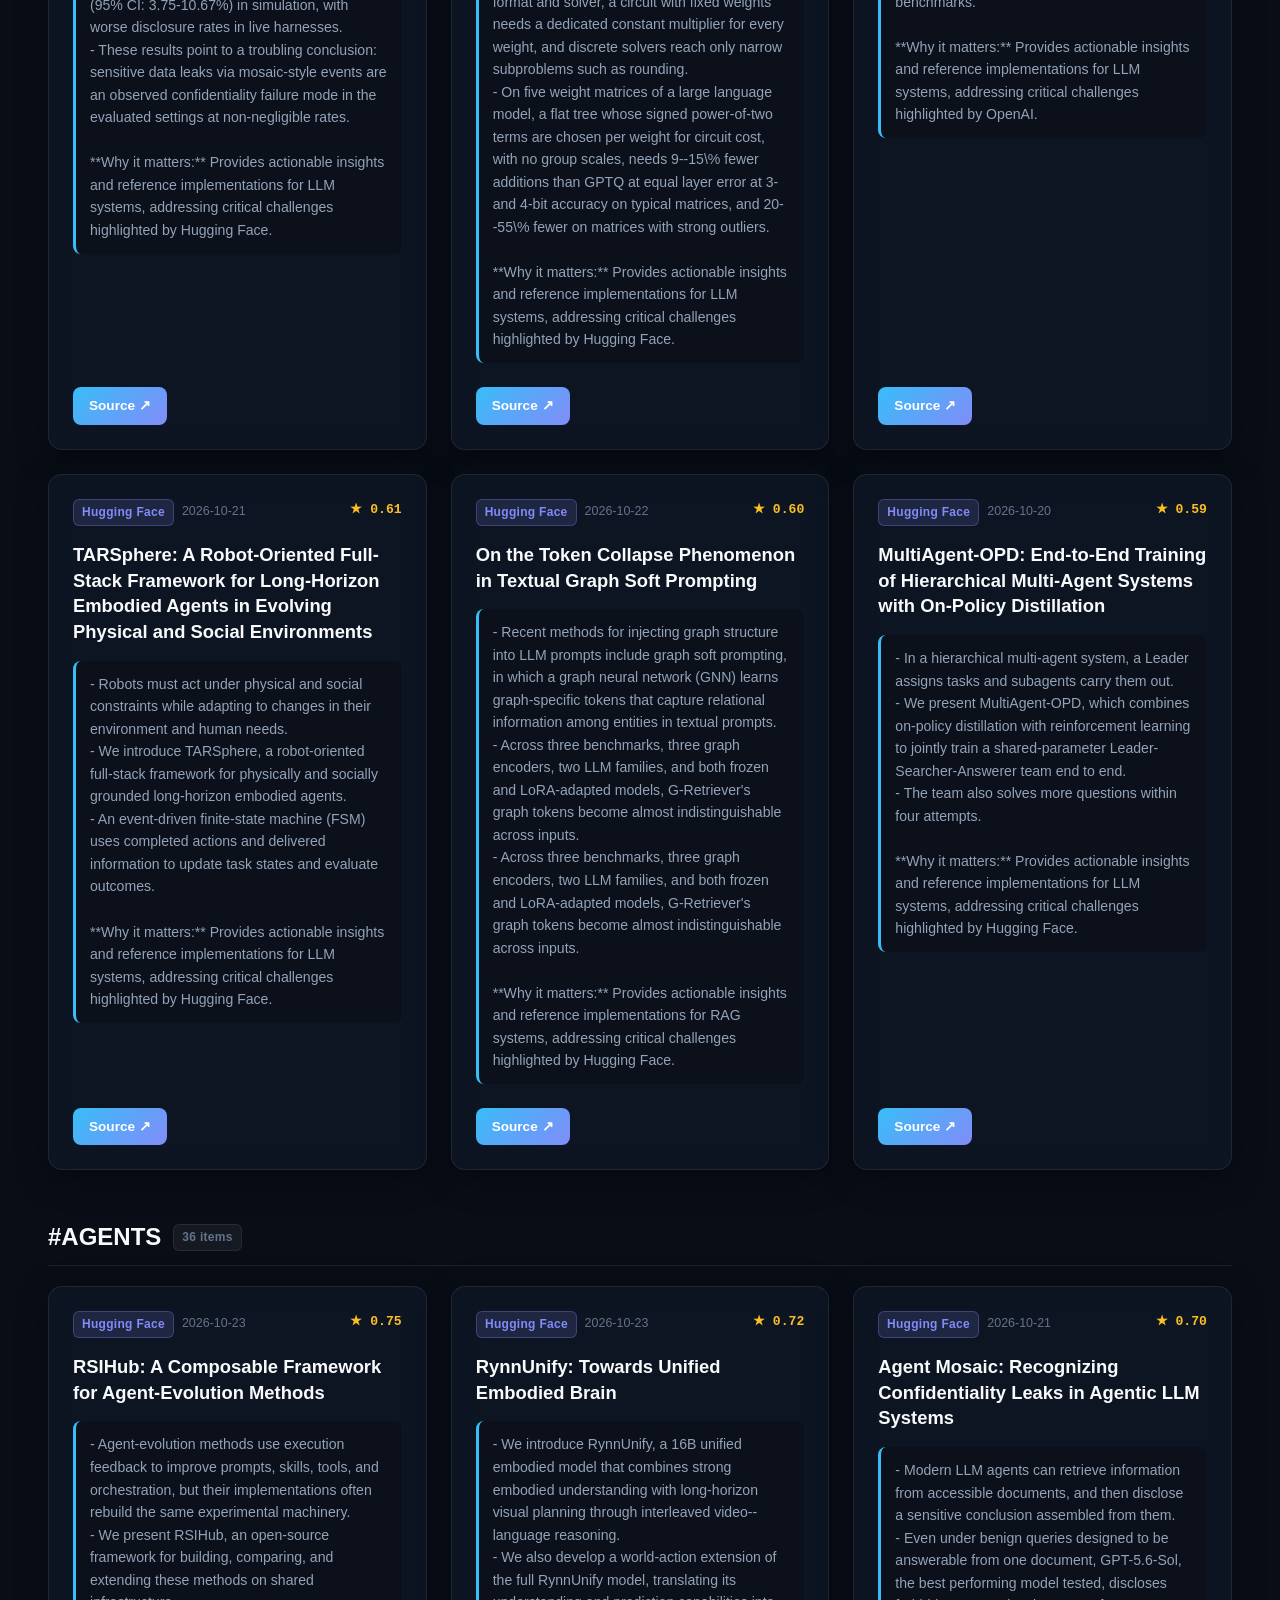
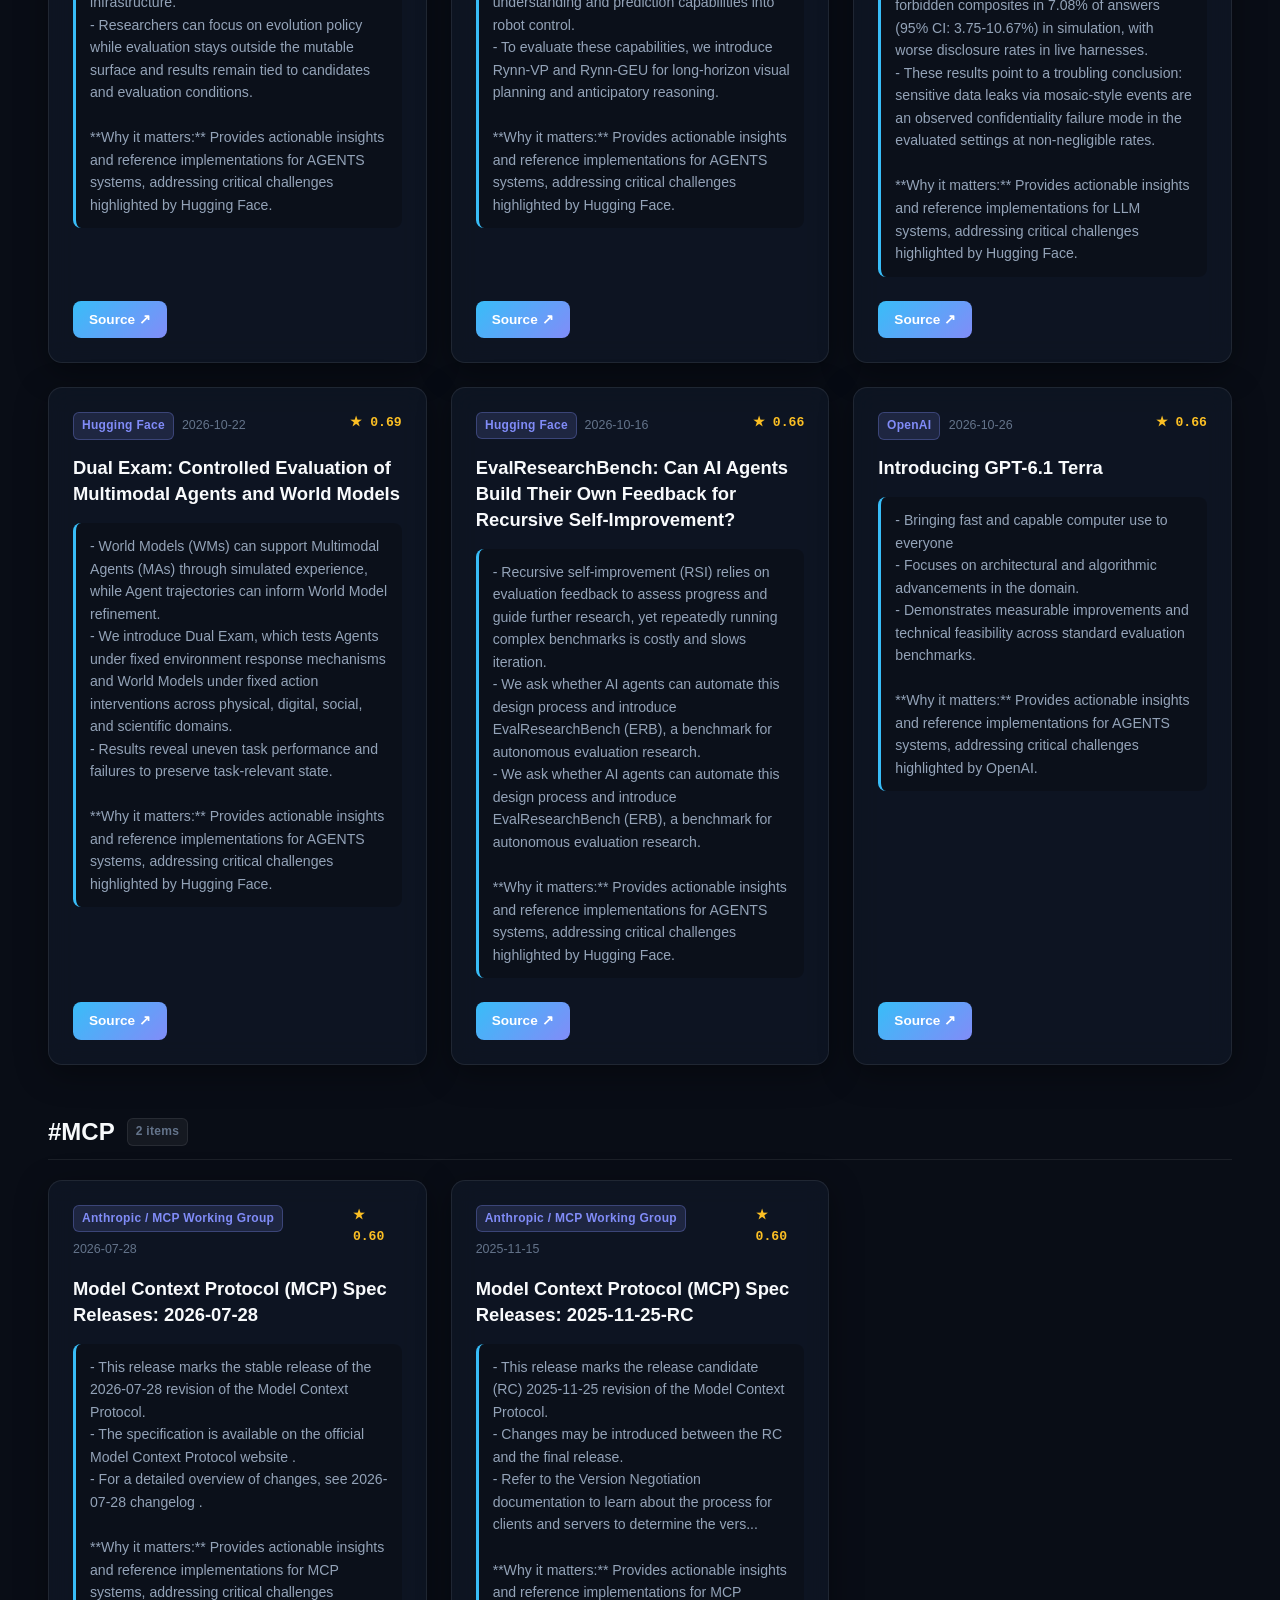
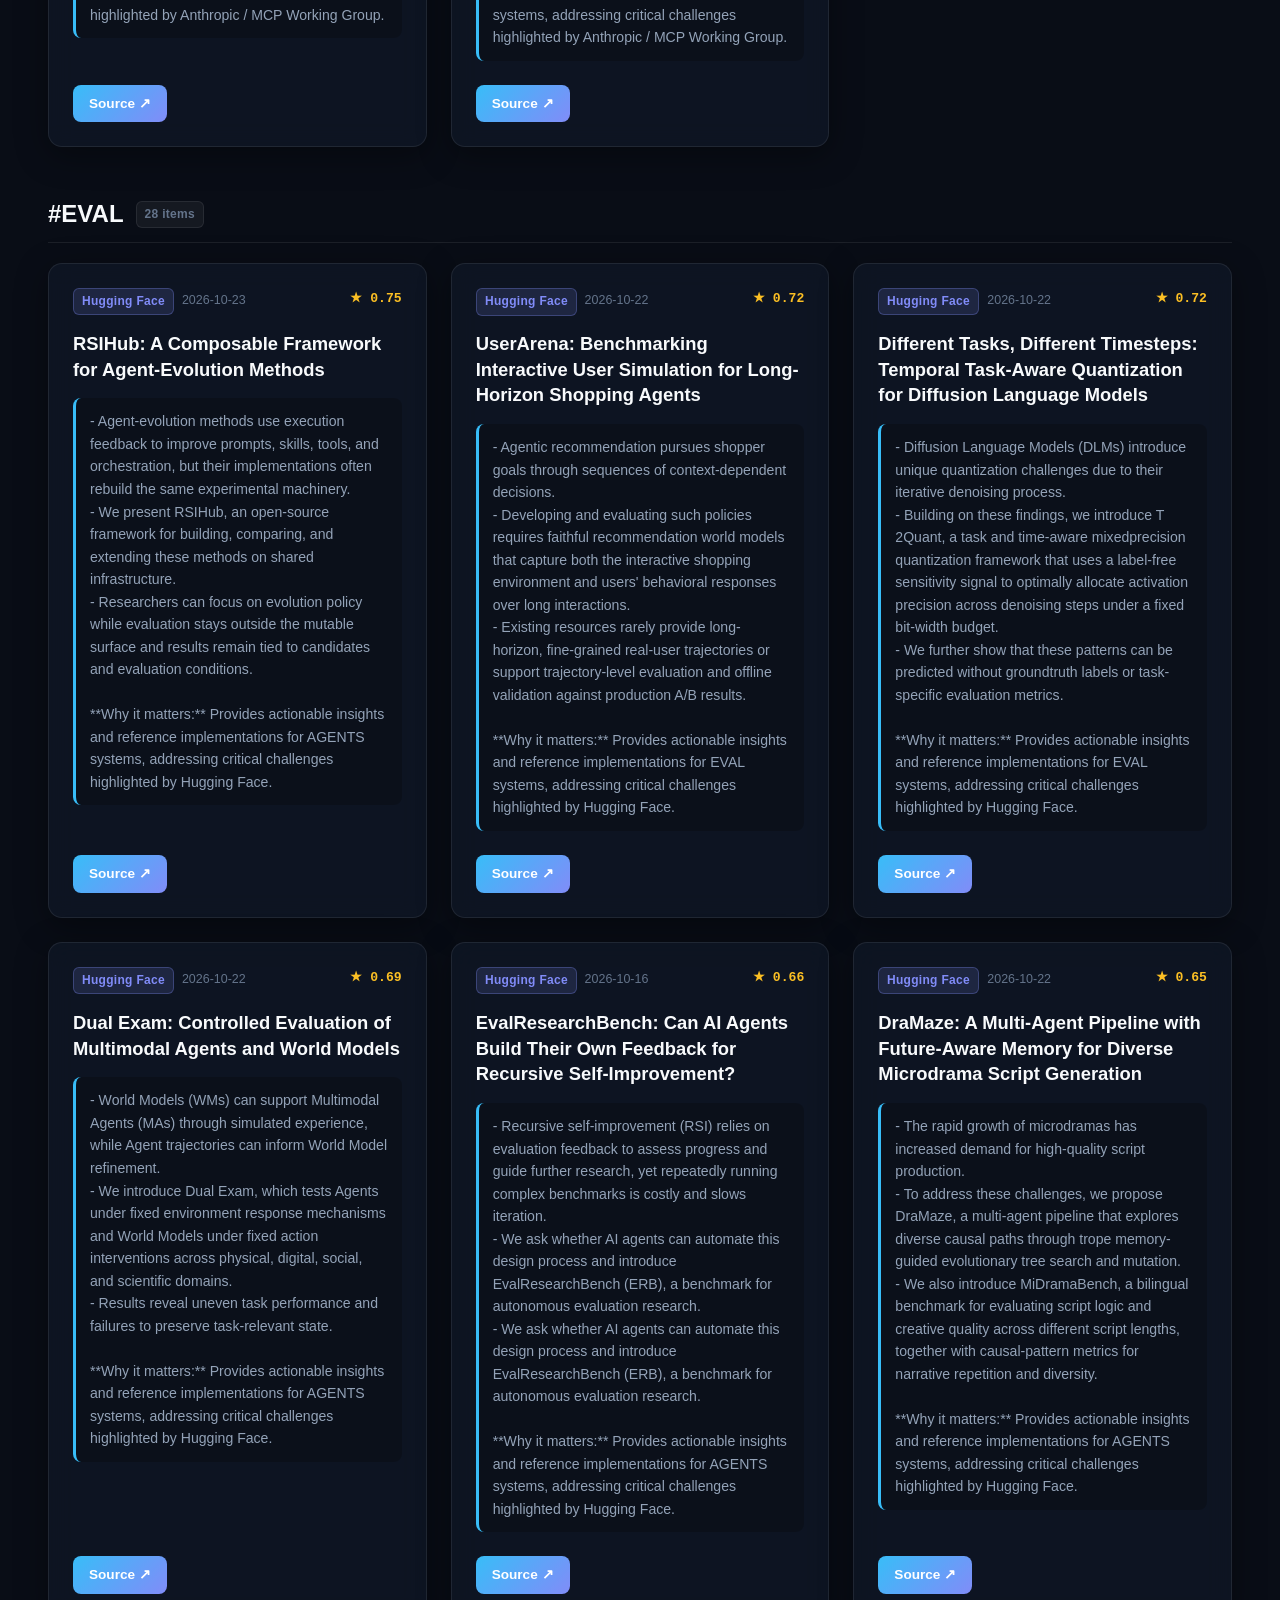
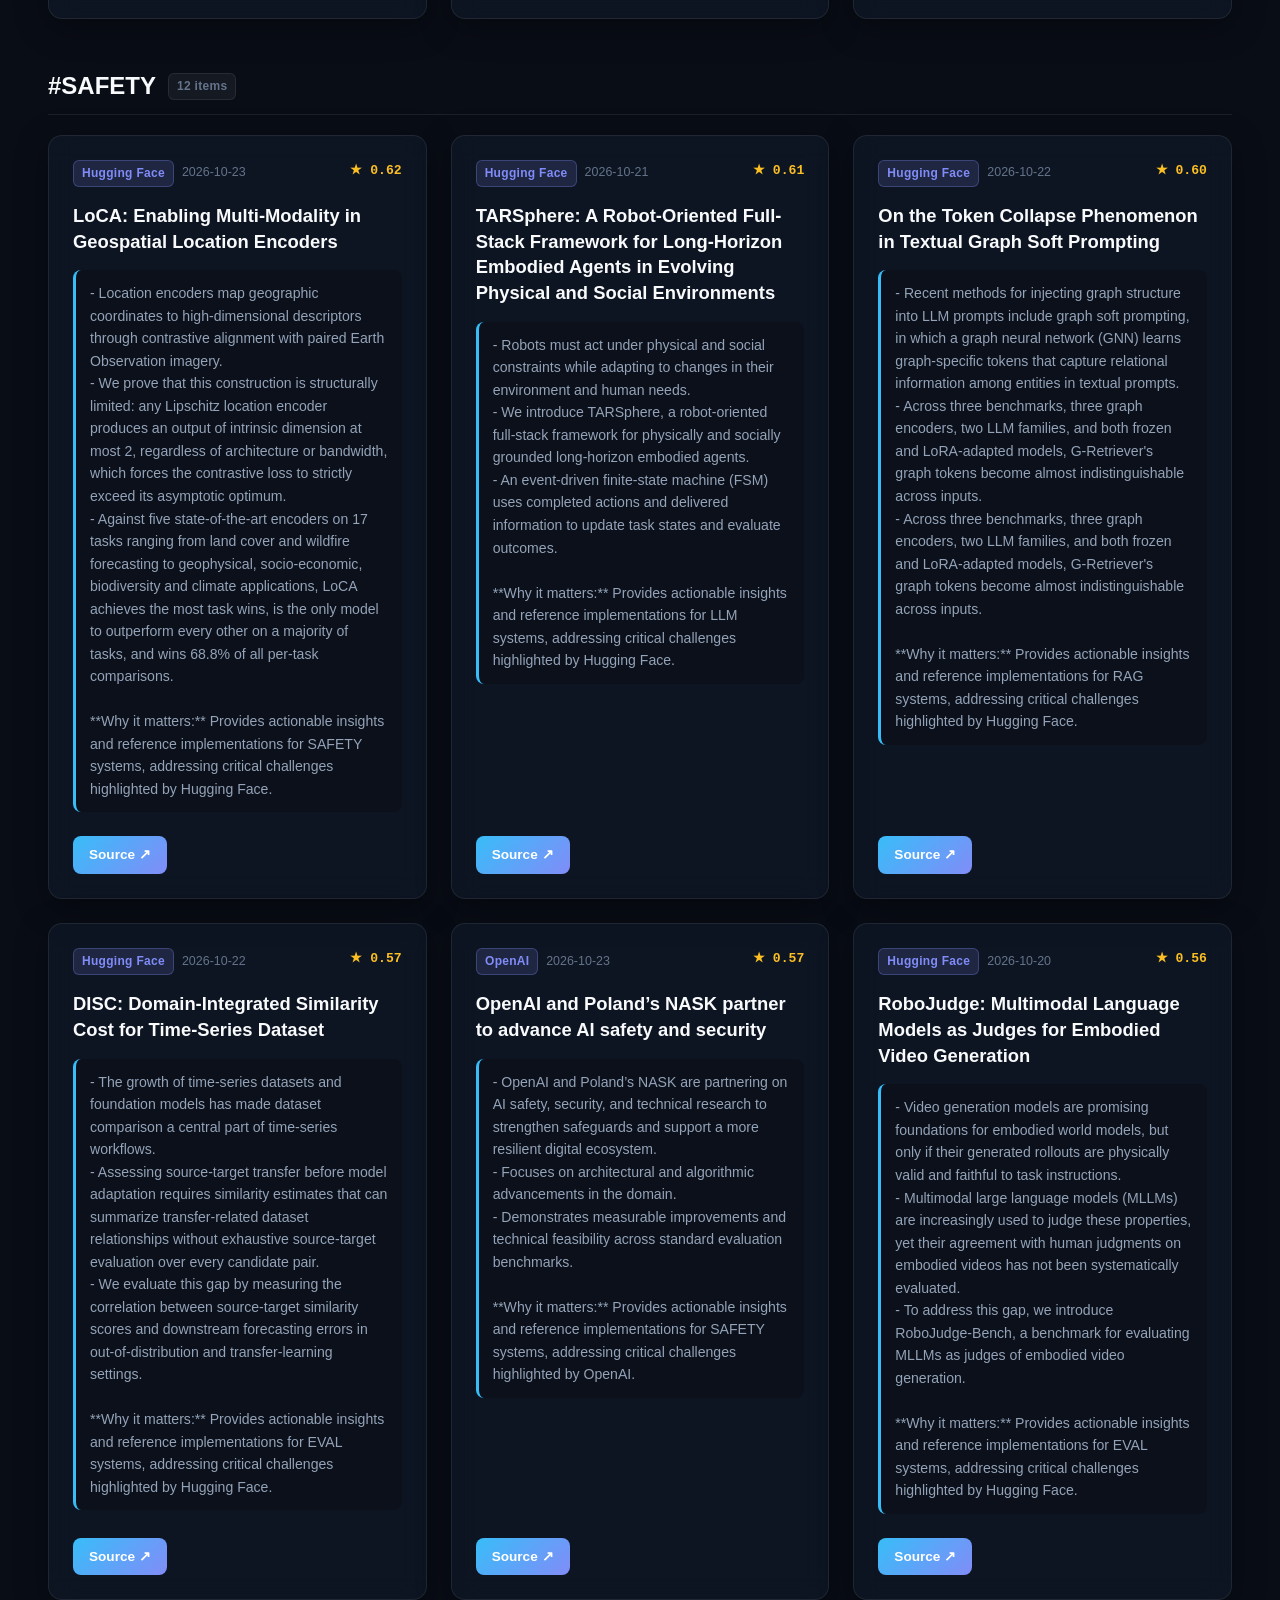
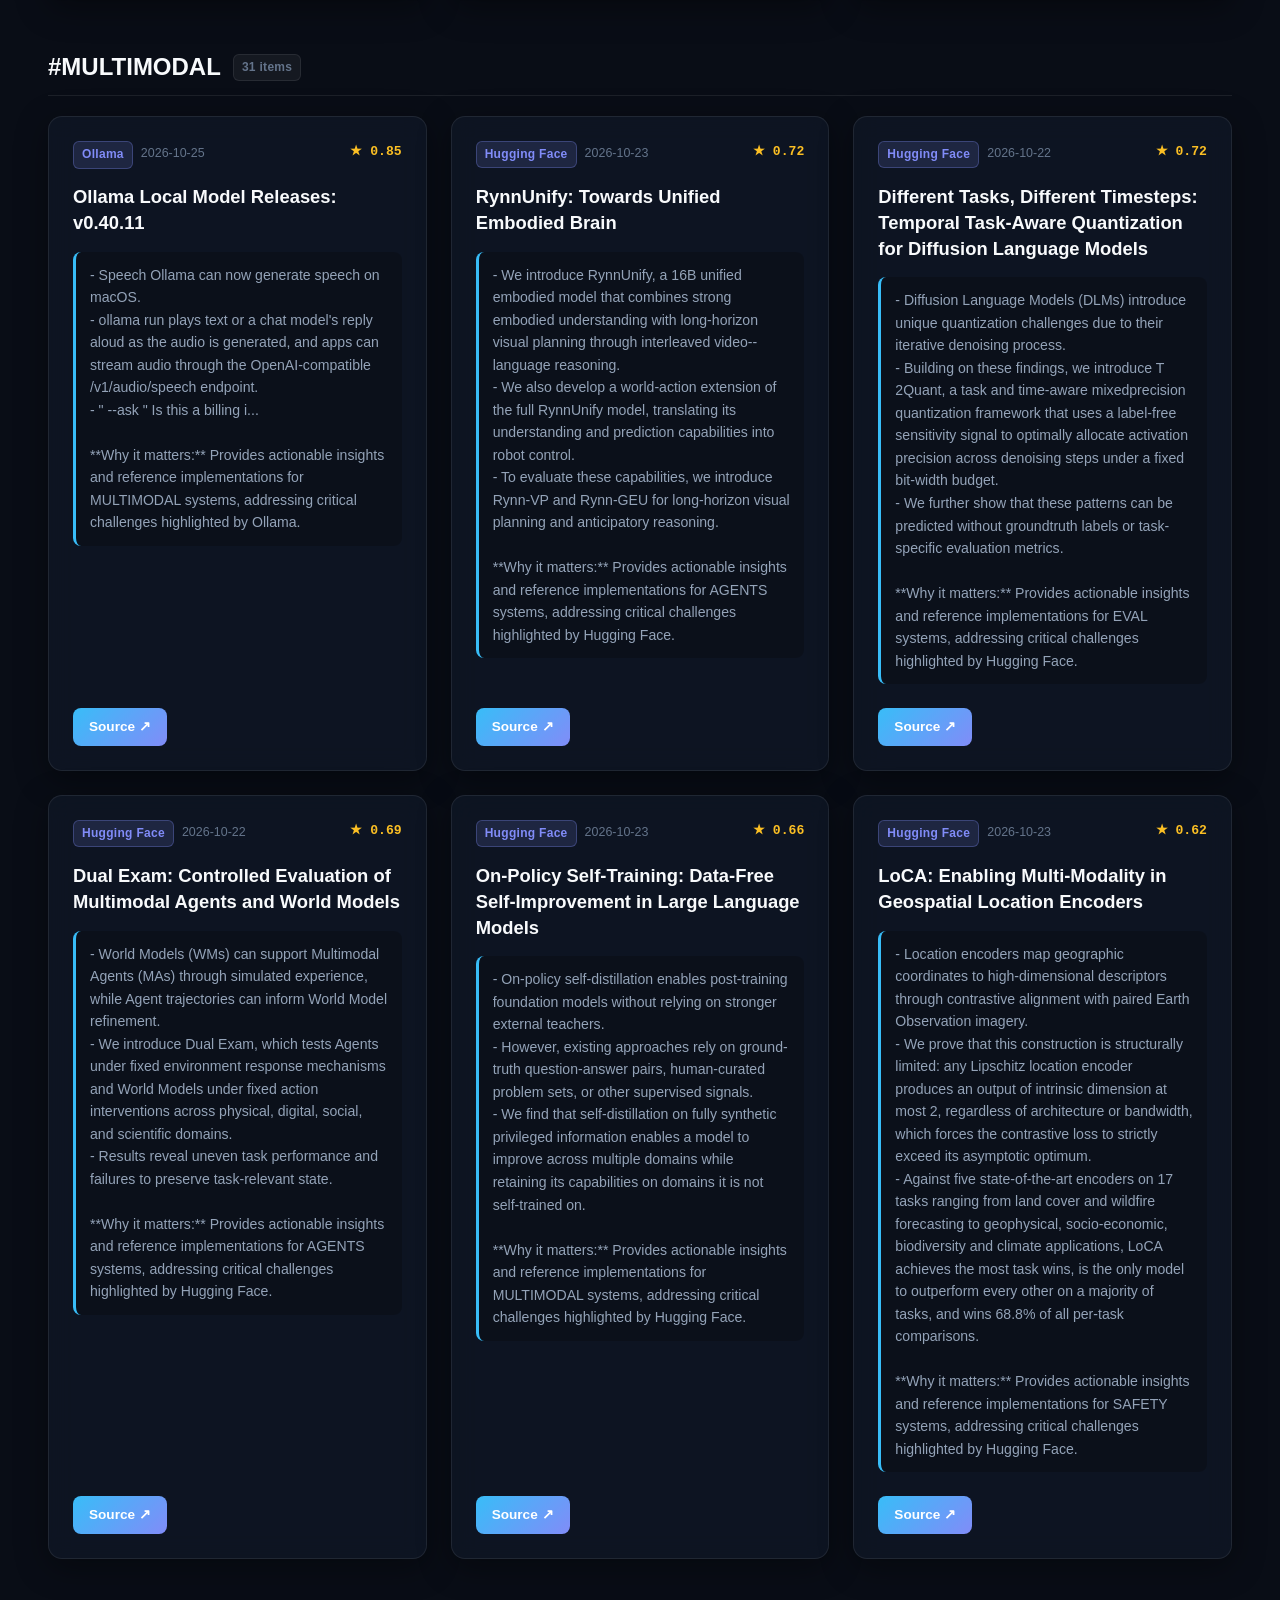
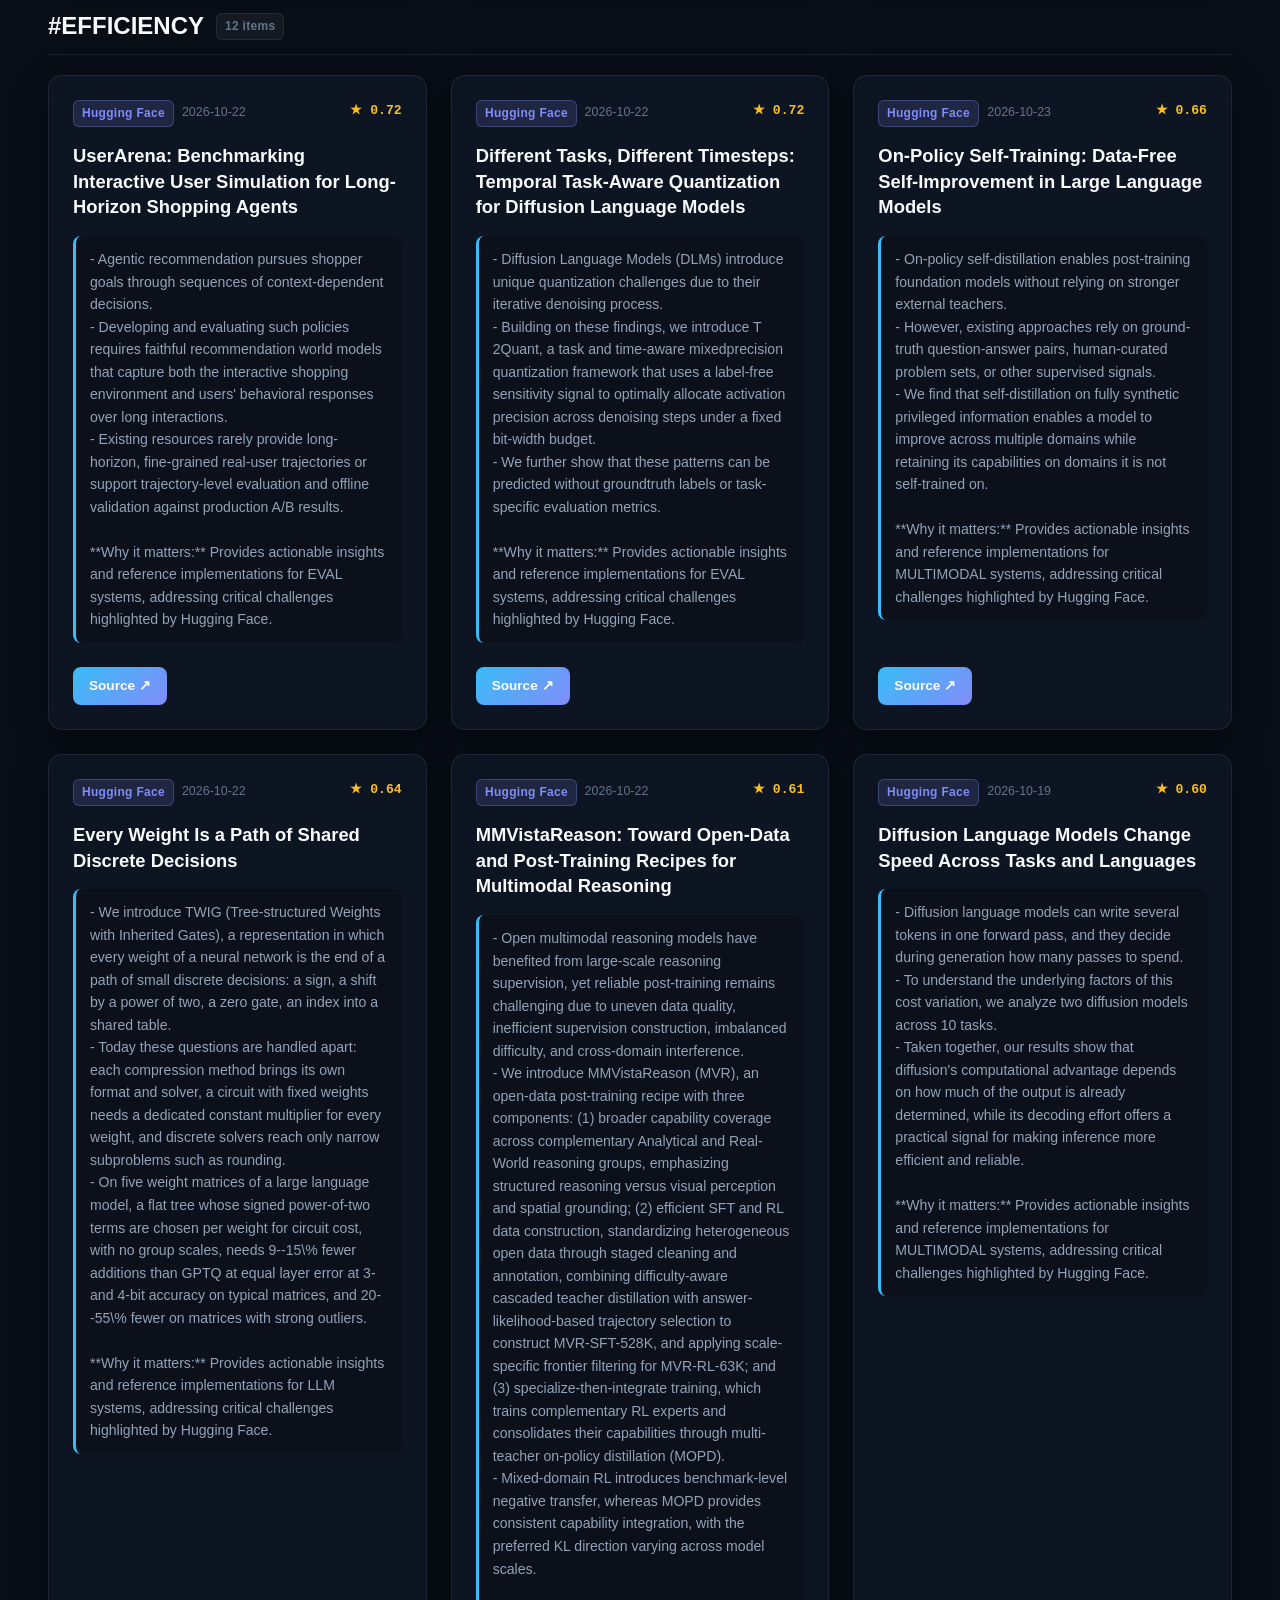
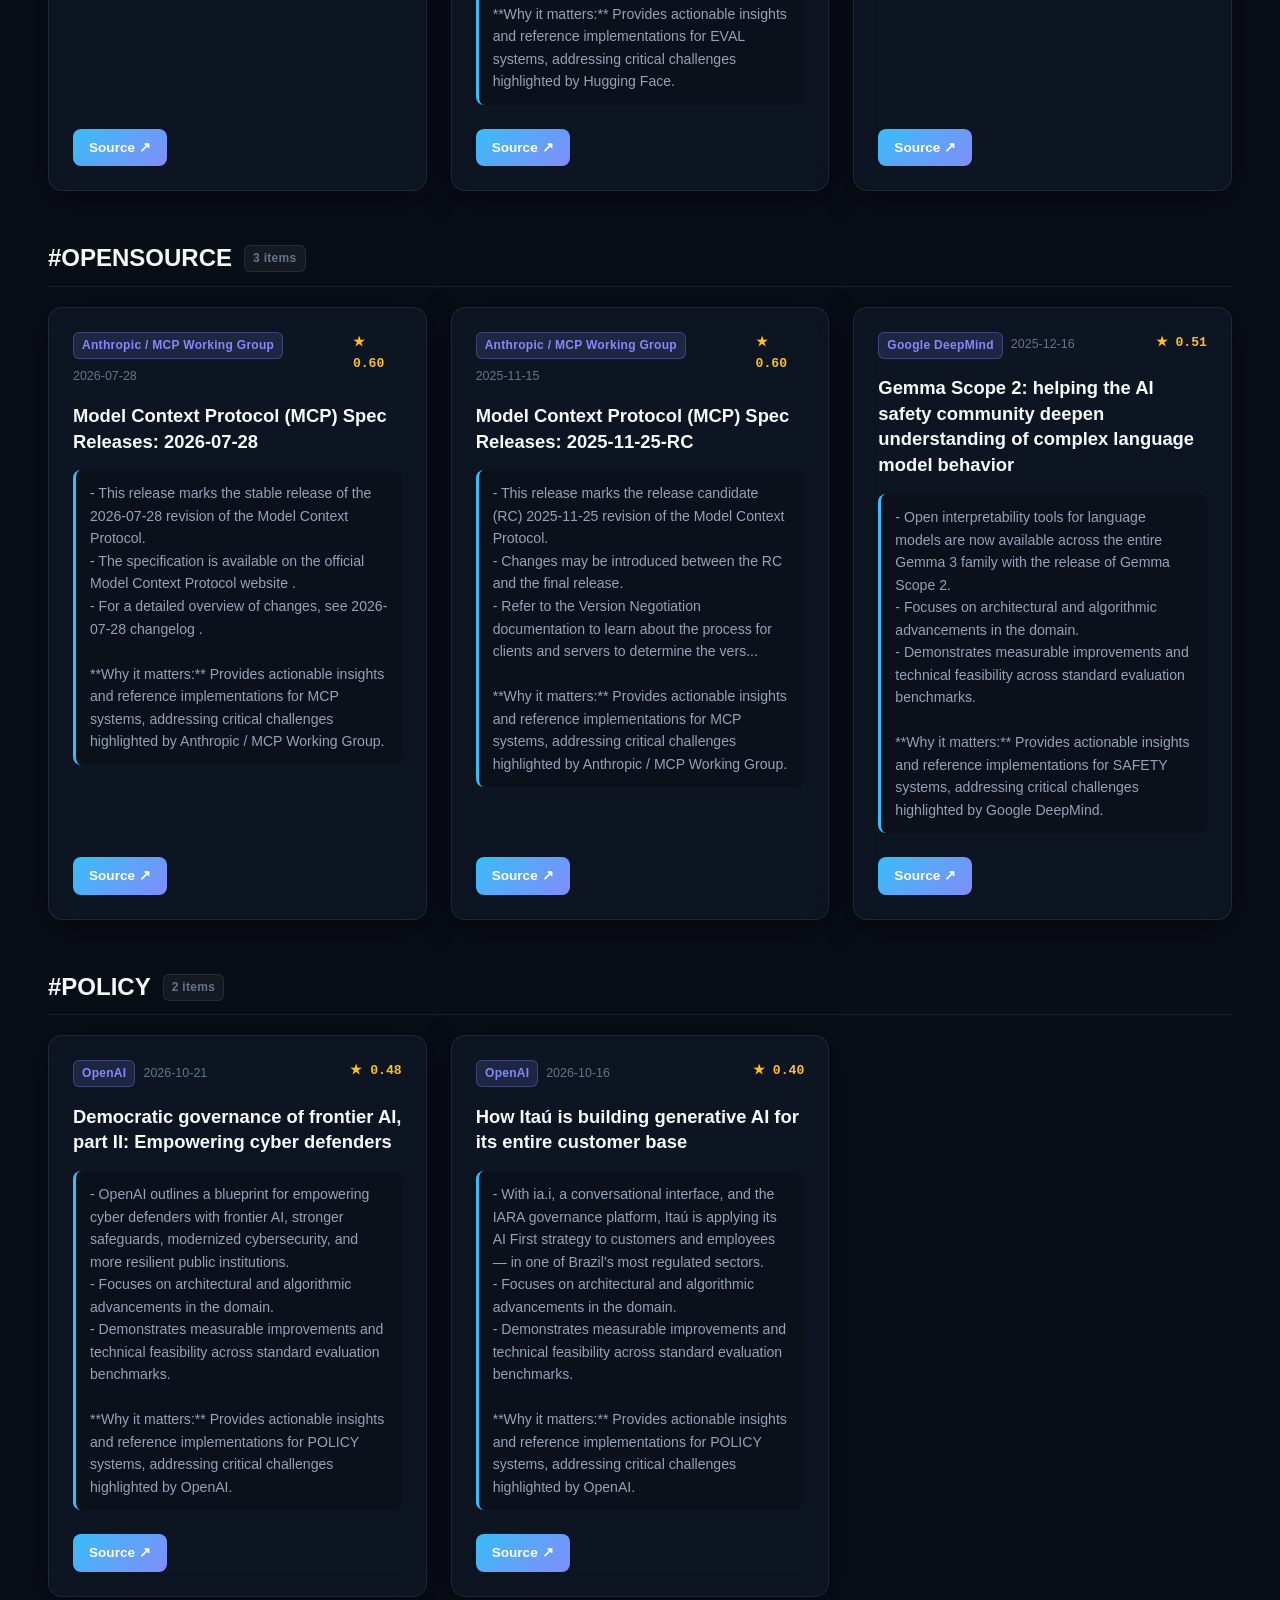
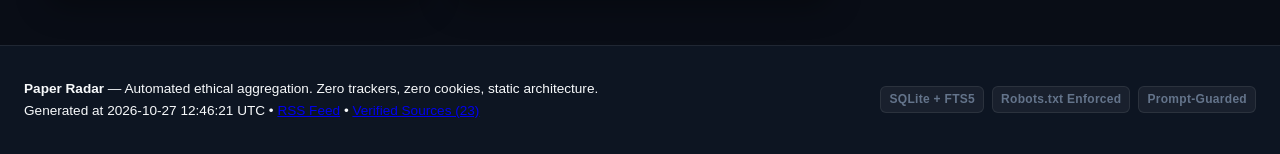
<file: site/topics.html>
<!DOCTYPE html>
<html lang="en" data-theme="dark">
<head>
  <meta charset="UTF-8">
  <meta name="viewport" content="width=device-width, initial-scale=1.0">
  <title>Browse AI Topics — Paper Radar</title>
  <meta name="description" content="Curated, safe, daily intelligence on frontier AI research, LLMs, RAG, agents, MCP, and open models.">
  <link rel="alternate" type="application/rss+xml" title="Paper Radar Digest" href="feed.xml">
  <link rel="stylesheet" href="style.css">
</head>
<body>
  <header class="site-header">
    <div class="header-inner container">
      <div class="brand">
        <a href="index.html" class="logo">
          <span class="logo-radar">📡</span>
          <span class="logo-text">Paper Radar</span>
        </a>
        <span class="badge badge-profile">LOCAL_LITE</span>
      </div>
      <nav class="main-nav" id="main-nav">
        <a href="index.html" class="nav-link ">Today</a>
        <a href="week.html" class="nav-link ">This Week</a>
        <a href="topics.html" class="nav-link active">Topics</a>
        <a href="organizations.html" class="nav-link ">Labs & Orgs</a>
        <a href="search.html" class="nav-link ">Search</a>
        <a href="about.html" class="nav-link ">About & Sources</a>
      </nav>
      <div class="header-actions">
        <button id="theme-toggle" class="theme-toggle" aria-label="Toggle dark/light mode">🌓</button>
      </div>
    </div>
  </header>

  <main class="container page-content">
    
<section class="hero-section">
  <div class="hero-content">
    <div class="hero-pill">🏷️ Topic Taxonomy</div>
    <h1 class="hero-title">Browse by AI Research Field</h1>
    <p class="hero-subtitle">Focus on your specific domain of interest: RAG, Agents, MCP, LLM architecture, or safety.</p>
  </div>
</section>

<div class="topic-navigation container">
  
  <a href="#topic-rag" class="topic-nav-pill">
    #RAG <span class="pill-count">3</span>
  </a>
  
  <a href="#topic-llm" class="topic-nav-pill">
    #LLM <span class="pill-count">18</span>
  </a>
  
  <a href="#topic-agents" class="topic-nav-pill">
    #AGENTS <span class="pill-count">36</span>
  </a>
  
  <a href="#topic-mcp" class="topic-nav-pill">
    #MCP <span class="pill-count">2</span>
  </a>
  
  <a href="#topic-eval" class="topic-nav-pill">
    #EVAL <span class="pill-count">28</span>
  </a>
  
  <a href="#topic-safety" class="topic-nav-pill">
    #SAFETY <span class="pill-count">12</span>
  </a>
  
  <a href="#topic-multimodal" class="topic-nav-pill">
    #MULTIMODAL <span class="pill-count">31</span>
  </a>
  
  <a href="#topic-efficiency" class="topic-nav-pill">
    #EFFICIENCY <span class="pill-count">12</span>
  </a>
  
  <a href="#topic-opensource" class="topic-nav-pill">
    #OPENSOURCE <span class="pill-count">3</span>
  </a>
  
  <a href="#topic-policy" class="topic-nav-pill">
    #POLICY <span class="pill-count">2</span>
  </a>
  
</div>

<div class="topics-sections container">
  
  <section class="topic-group-section" id="topic-rag">
    <div class="section-header">
      <h2 class="section-title">#RAG</h2>
      <span class="badge badge-subtle">3 items</span>
    </div>

    <div class="items-grid">
      
      <article class="radar-card">
        <div class="card-header">
          <div class="card-meta-top">
            <span class="badge badge-source">Hugging Face</span>
            <span class="card-date">2026-10-22</span>
          </div>
          <span class="score-val">★ 0.60</span>
        </div>
        <h3 class="card-title">
          <a href="https://huggingface.co/papers/2610.31572" target="_blank" rel="noopener noreferrer">On the Token Collapse Phenomenon in Textual Graph Soft Prompting</a>
        </h3>
        <div class="card-summary">
          <div class="summary-content">
            - Recent methods for injecting graph structure into LLM prompts include graph soft prompting, in which a graph neural network (GNN) learns graph-specific tokens that capture relational information among entities in textual prompts.<br>- Across three benchmarks, three graph encoders, two LLM families, and both frozen and LoRA-adapted models, G-Retriever's graph tokens become almost indistinguishable across inputs.<br>- Across three benchmarks, three graph encoders, two LLM families, and both frozen and LoRA-adapted models, G-Retriever's graph tokens become almost indistinguishable across inputs.<br><br>**Why it matters:** Provides actionable insights and reference implementations for RAG systems, addressing critical challenges highlighted by Hugging Face.
          </div>
        </div>
        <div class="card-footer">
          <a href="https://huggingface.co/papers/2610.31572" target="_blank" rel="noopener noreferrer" class="btn btn-primary">Source ↗</a>
        </div>
      </article>
      
      <article class="radar-card">
        <div class="card-header">
          <div class="card-meta-top">
            <span class="badge badge-source">Hugging Face</span>
            <span class="card-date">2026-10-17</span>
          </div>
          <span class="score-val">★ 0.52</span>
        </div>
        <h3 class="card-title">
          <a href="https://huggingface.co/papers/2610.14465" target="_blank" rel="noopener noreferrer">Co-adaptive Rule Routing and Constraining for Structured Knowledge Retrieval</a>
        </h3>
        <div class="card-summary">
          <div class="summary-content">
            - Structured knowledge retrieval acquires task-relevant evidence from structured knowledge sources for downstream tasks.<br>- Existing methods rely on unconstrained retrieval or predefined query-rule supervision, such as author-paper rules for scientific discovery and anatomy-drug rules for precision medicine.<br>- Experiments on STaRK-QA datasets across scientific discovery, biomedical reasoning, and e-commerce knowledge management demonstrate CoRE's effectiveness.<br><br>**Why it matters:** Provides actionable insights and reference implementations for RAG systems, addressing critical challenges highlighted by Hugging Face.
          </div>
        </div>
        <div class="card-footer">
          <a href="https://huggingface.co/papers/2610.14465" target="_blank" rel="noopener noreferrer" class="btn btn-primary">Source ↗</a>
        </div>
      </article>
      
      <article class="radar-card">
        <div class="card-header">
          <div class="card-meta-top">
            <span class="badge badge-source">Google Research</span>
            <span class="card-date">2026-06-05</span>
          </div>
          <span class="score-val">★ 0.51</span>
        </div>
        <h3 class="card-title">
          <a href="https://research.google/blog/unlocking-dependable-responses-with-gemini-enterprise-agent-platforms-agentic-rag/" target="_blank" rel="noopener noreferrer">Unlocking dependable responses with Gemini Enterprise Agent Platform’s Agentic RAG</a>
        </h3>
        <div class="card-summary">
          <div class="summary-content">
            - Data Management<br>- Details core concepts and practical implications in rag,agents.<br>- Full documentation and findings accessible via the source link.<br><br>**Why it matters:** Expands open knowledge and technological capabilities in rag,agents.
          </div>
        </div>
        <div class="card-footer">
          <a href="https://research.google/blog/unlocking-dependable-responses-with-gemini-enterprise-agent-platforms-agentic-rag/" target="_blank" rel="noopener noreferrer" class="btn btn-primary">Source ↗</a>
        </div>
      </article>
      
    </div>
  </section>
  
  <section class="topic-group-section" id="topic-llm">
    <div class="section-header">
      <h2 class="section-title">#LLM</h2>
      <span class="badge badge-subtle">18 items</span>
    </div>

    <div class="items-grid">
      
      <article class="radar-card">
        <div class="card-header">
          <div class="card-meta-top">
            <span class="badge badge-source">Hugging Face</span>
            <span class="card-date">2026-10-21</span>
          </div>
          <span class="score-val">★ 0.70</span>
        </div>
        <h3 class="card-title">
          <a href="https://huggingface.co/papers/2610.30418" target="_blank" rel="noopener noreferrer">Agent Mosaic: Recognizing Confidentiality Leaks in Agentic LLM Systems</a>
        </h3>
        <div class="card-summary">
          <div class="summary-content">
            - Modern LLM agents can retrieve information from accessible documents, and then disclose a sensitive conclusion assembled from them.<br>- Even under benign queries designed to be answerable from one document, GPT-5.6-Sol, the best performing model tested, discloses forbidden composites in 7.08% of answers (95% CI: 3.75-10.67%) in simulation, with worse disclosure rates in live harnesses.<br>- These results point to a troubling conclusion: sensitive data leaks via mosaic-style events are an observed confidentiality failure mode in the evaluated settings at non-negligible rates.<br><br>**Why it matters:** Provides actionable insights and reference implementations for LLM systems, addressing critical challenges highlighted by Hugging Face.
          </div>
        </div>
        <div class="card-footer">
          <a href="https://huggingface.co/papers/2610.30418" target="_blank" rel="noopener noreferrer" class="btn btn-primary">Source ↗</a>
        </div>
      </article>
      
      <article class="radar-card">
        <div class="card-header">
          <div class="card-meta-top">
            <span class="badge badge-source">Hugging Face</span>
            <span class="card-date">2026-10-22</span>
          </div>
          <span class="score-val">★ 0.64</span>
        </div>
        <h3 class="card-title">
          <a href="https://huggingface.co/papers/2610.31931" target="_blank" rel="noopener noreferrer">Every Weight Is a Path of Shared Discrete Decisions</a>
        </h3>
        <div class="card-summary">
          <div class="summary-content">
            - We introduce TWIG (Tree-structured Weights with Inherited Gates), a representation in which every weight of a neural network is the end of a path of small discrete decisions: a sign, a shift by a power of two, a zero gate, an index into a shared table.<br>- Today these questions are handled apart: each compression method brings its own format and solver, a circuit with fixed weights needs a dedicated constant multiplier for every weight, and discrete solvers reach only narrow subproblems such as rounding.<br>- On five weight matrices of a large language model, a flat tree whose signed power-of-two terms are chosen per weight for circuit cost, with no group scales, needs 9--15\% fewer additions than GPTQ at equal layer error at 3- and 4-bit accuracy on typical matrices, and 20--55\% fewer on matrices with strong outliers.<br><br>**Why it matters:** Provides actionable insights and reference implementations for LLM systems, addressing critical challenges highlighted by Hugging Face.
          </div>
        </div>
        <div class="card-footer">
          <a href="https://huggingface.co/papers/2610.31931" target="_blank" rel="noopener noreferrer" class="btn btn-primary">Source ↗</a>
        </div>
      </article>
      
      <article class="radar-card">
        <div class="card-header">
          <div class="card-meta-top">
            <span class="badge badge-source">OpenAI</span>
            <span class="card-date">2026-10-23</span>
          </div>
          <span class="score-val">★ 0.62</span>
        </div>
        <h3 class="card-title">
          <a href="https://openai.com/index/securing-our-frontier-model-training-environment" target="_blank" rel="noopener noreferrer">Securing our frontier model training environment</a>
        </h3>
        <div class="card-summary">
          <div class="summary-content">
            - OpenAI explains how we strengthened containment for frontier model training and evaluation, including offline environments and high-compute red-teaming.<br>- Focuses on architectural and algorithmic advancements in the domain.<br>- Demonstrates measurable improvements and technical feasibility across standard evaluation benchmarks.<br><br>**Why it matters:** Provides actionable insights and reference implementations for LLM systems, addressing critical challenges highlighted by OpenAI.
          </div>
        </div>
        <div class="card-footer">
          <a href="https://openai.com/index/securing-our-frontier-model-training-environment" target="_blank" rel="noopener noreferrer" class="btn btn-primary">Source ↗</a>
        </div>
      </article>
      
      <article class="radar-card">
        <div class="card-header">
          <div class="card-meta-top">
            <span class="badge badge-source">Hugging Face</span>
            <span class="card-date">2026-10-21</span>
          </div>
          <span class="score-val">★ 0.61</span>
        </div>
        <h3 class="card-title">
          <a href="https://huggingface.co/papers/2610.30043" target="_blank" rel="noopener noreferrer">TARSphere: A Robot-Oriented Full-Stack Framework for Long-Horizon Embodied Agents in Evolving Physical and Social Environments</a>
        </h3>
        <div class="card-summary">
          <div class="summary-content">
            - Robots must act under physical and social constraints while adapting to changes in their environment and human needs.<br>- We introduce TARSphere, a robot-oriented full-stack framework for physically and socially grounded long-horizon embodied agents.<br>- An event-driven finite-state machine (FSM) uses completed actions and delivered information to update task states and evaluate outcomes.<br><br>**Why it matters:** Provides actionable insights and reference implementations for LLM systems, addressing critical challenges highlighted by Hugging Face.
          </div>
        </div>
        <div class="card-footer">
          <a href="https://huggingface.co/papers/2610.30043" target="_blank" rel="noopener noreferrer" class="btn btn-primary">Source ↗</a>
        </div>
      </article>
      
      <article class="radar-card">
        <div class="card-header">
          <div class="card-meta-top">
            <span class="badge badge-source">Hugging Face</span>
            <span class="card-date">2026-10-22</span>
          </div>
          <span class="score-val">★ 0.60</span>
        </div>
        <h3 class="card-title">
          <a href="https://huggingface.co/papers/2610.31572" target="_blank" rel="noopener noreferrer">On the Token Collapse Phenomenon in Textual Graph Soft Prompting</a>
        </h3>
        <div class="card-summary">
          <div class="summary-content">
            - Recent methods for injecting graph structure into LLM prompts include graph soft prompting, in which a graph neural network (GNN) learns graph-specific tokens that capture relational information among entities in textual prompts.<br>- Across three benchmarks, three graph encoders, two LLM families, and both frozen and LoRA-adapted models, G-Retriever's graph tokens become almost indistinguishable across inputs.<br>- Across three benchmarks, three graph encoders, two LLM families, and both frozen and LoRA-adapted models, G-Retriever's graph tokens become almost indistinguishable across inputs.<br><br>**Why it matters:** Provides actionable insights and reference implementations for RAG systems, addressing critical challenges highlighted by Hugging Face.
          </div>
        </div>
        <div class="card-footer">
          <a href="https://huggingface.co/papers/2610.31572" target="_blank" rel="noopener noreferrer" class="btn btn-primary">Source ↗</a>
        </div>
      </article>
      
      <article class="radar-card">
        <div class="card-header">
          <div class="card-meta-top">
            <span class="badge badge-source">Hugging Face</span>
            <span class="card-date">2026-10-20</span>
          </div>
          <span class="score-val">★ 0.59</span>
        </div>
        <h3 class="card-title">
          <a href="https://huggingface.co/papers/2610.23234" target="_blank" rel="noopener noreferrer">MultiAgent-OPD: End-to-End Training of Hierarchical Multi-Agent Systems with On-Policy Distillation</a>
        </h3>
        <div class="card-summary">
          <div class="summary-content">
            - In a hierarchical multi-agent system, a Leader assigns tasks and subagents carry them out.<br>- We present MultiAgent-OPD, which combines on-policy distillation with reinforcement learning to jointly train a shared-parameter Leader-Searcher-Answerer team end to end.<br>- The team also solves more questions within four attempts.<br><br>**Why it matters:** Provides actionable insights and reference implementations for LLM systems, addressing critical challenges highlighted by Hugging Face.
          </div>
        </div>
        <div class="card-footer">
          <a href="https://huggingface.co/papers/2610.23234" target="_blank" rel="noopener noreferrer" class="btn btn-primary">Source ↗</a>
        </div>
      </article>
      
    </div>
  </section>
  
  <section class="topic-group-section" id="topic-agents">
    <div class="section-header">
      <h2 class="section-title">#AGENTS</h2>
      <span class="badge badge-subtle">36 items</span>
    </div>

    <div class="items-grid">
      
      <article class="radar-card">
        <div class="card-header">
          <div class="card-meta-top">
            <span class="badge badge-source">Hugging Face</span>
            <span class="card-date">2026-10-23</span>
          </div>
          <span class="score-val">★ 0.75</span>
        </div>
        <h3 class="card-title">
          <a href="https://huggingface.co/papers/2610.32253" target="_blank" rel="noopener noreferrer">RSIHub: A Composable Framework for Agent-Evolution Methods</a>
        </h3>
        <div class="card-summary">
          <div class="summary-content">
            - Agent-evolution methods use execution feedback to improve prompts, skills, tools, and orchestration, but their implementations often rebuild the same experimental machinery.<br>- We present RSIHub, an open-source framework for building, comparing, and extending these methods on shared infrastructure.<br>- Researchers can focus on evolution policy while evaluation stays outside the mutable surface and results remain tied to candidates and evaluation conditions.<br><br>**Why it matters:** Provides actionable insights and reference implementations for AGENTS systems, addressing critical challenges highlighted by Hugging Face.
          </div>
        </div>
        <div class="card-footer">
          <a href="https://huggingface.co/papers/2610.32253" target="_blank" rel="noopener noreferrer" class="btn btn-primary">Source ↗</a>
        </div>
      </article>
      
      <article class="radar-card">
        <div class="card-header">
          <div class="card-meta-top">
            <span class="badge badge-source">Hugging Face</span>
            <span class="card-date">2026-10-23</span>
          </div>
          <span class="score-val">★ 0.72</span>
        </div>
        <h3 class="card-title">
          <a href="https://huggingface.co/papers/2610.32965" target="_blank" rel="noopener noreferrer">RynnUnify: Towards Unified Embodied Brain</a>
        </h3>
        <div class="card-summary">
          <div class="summary-content">
            - We introduce RynnUnify, a 16B unified embodied model that combines strong embodied understanding with long-horizon visual planning through interleaved video--language reasoning.<br>- We also develop a world-action extension of the full RynnUnify model, translating its understanding and prediction capabilities into robot control.<br>- To evaluate these capabilities, we introduce Rynn-VP and Rynn-GEU for long-horizon visual planning and anticipatory reasoning.<br><br>**Why it matters:** Provides actionable insights and reference implementations for AGENTS systems, addressing critical challenges highlighted by Hugging Face.
          </div>
        </div>
        <div class="card-footer">
          <a href="https://huggingface.co/papers/2610.32965" target="_blank" rel="noopener noreferrer" class="btn btn-primary">Source ↗</a>
        </div>
      </article>
      
      <article class="radar-card">
        <div class="card-header">
          <div class="card-meta-top">
            <span class="badge badge-source">Hugging Face</span>
            <span class="card-date">2026-10-21</span>
          </div>
          <span class="score-val">★ 0.70</span>
        </div>
        <h3 class="card-title">
          <a href="https://huggingface.co/papers/2610.30418" target="_blank" rel="noopener noreferrer">Agent Mosaic: Recognizing Confidentiality Leaks in Agentic LLM Systems</a>
        </h3>
        <div class="card-summary">
          <div class="summary-content">
            - Modern LLM agents can retrieve information from accessible documents, and then disclose a sensitive conclusion assembled from them.<br>- Even under benign queries designed to be answerable from one document, GPT-5.6-Sol, the best performing model tested, discloses forbidden composites in 7.08% of answers (95% CI: 3.75-10.67%) in simulation, with worse disclosure rates in live harnesses.<br>- These results point to a troubling conclusion: sensitive data leaks via mosaic-style events are an observed confidentiality failure mode in the evaluated settings at non-negligible rates.<br><br>**Why it matters:** Provides actionable insights and reference implementations for LLM systems, addressing critical challenges highlighted by Hugging Face.
          </div>
        </div>
        <div class="card-footer">
          <a href="https://huggingface.co/papers/2610.30418" target="_blank" rel="noopener noreferrer" class="btn btn-primary">Source ↗</a>
        </div>
      </article>
      
      <article class="radar-card">
        <div class="card-header">
          <div class="card-meta-top">
            <span class="badge badge-source">Hugging Face</span>
            <span class="card-date">2026-10-22</span>
          </div>
          <span class="score-val">★ 0.69</span>
        </div>
        <h3 class="card-title">
          <a href="https://huggingface.co/papers/2610.31066" target="_blank" rel="noopener noreferrer">Dual Exam: Controlled Evaluation of Multimodal Agents and World Models</a>
        </h3>
        <div class="card-summary">
          <div class="summary-content">
            - World Models (WMs) can support Multimodal Agents (MAs) through simulated experience, while Agent trajectories can inform World Model refinement.<br>- We introduce Dual Exam, which tests Agents under fixed environment response mechanisms and World Models under fixed action interventions across physical, digital, social, and scientific domains.<br>- Results reveal uneven task performance and failures to preserve task-relevant state.<br><br>**Why it matters:** Provides actionable insights and reference implementations for AGENTS systems, addressing critical challenges highlighted by Hugging Face.
          </div>
        </div>
        <div class="card-footer">
          <a href="https://huggingface.co/papers/2610.31066" target="_blank" rel="noopener noreferrer" class="btn btn-primary">Source ↗</a>
        </div>
      </article>
      
      <article class="radar-card">
        <div class="card-header">
          <div class="card-meta-top">
            <span class="badge badge-source">Hugging Face</span>
            <span class="card-date">2026-10-16</span>
          </div>
          <span class="score-val">★ 0.66</span>
        </div>
        <h3 class="card-title">
          <a href="https://huggingface.co/papers/2610.04184" target="_blank" rel="noopener noreferrer">EvalResearchBench: Can AI Agents Build Their Own Feedback for Recursive Self-Improvement?</a>
        </h3>
        <div class="card-summary">
          <div class="summary-content">
            - Recursive self-improvement (RSI) relies on evaluation feedback to assess progress and guide further research, yet repeatedly running complex benchmarks is costly and slows iteration.<br>- We ask whether AI agents can automate this design process and introduce EvalResearchBench (ERB), a benchmark for autonomous evaluation research.<br>- We ask whether AI agents can automate this design process and introduce EvalResearchBench (ERB), a benchmark for autonomous evaluation research.<br><br>**Why it matters:** Provides actionable insights and reference implementations for AGENTS systems, addressing critical challenges highlighted by Hugging Face.
          </div>
        </div>
        <div class="card-footer">
          <a href="https://huggingface.co/papers/2610.04184" target="_blank" rel="noopener noreferrer" class="btn btn-primary">Source ↗</a>
        </div>
      </article>
      
      <article class="radar-card">
        <div class="card-header">
          <div class="card-meta-top">
            <span class="badge badge-source">OpenAI</span>
            <span class="card-date">2026-10-26</span>
          </div>
          <span class="score-val">★ 0.66</span>
        </div>
        <h3 class="card-title">
          <a href="https://openai.com/index/introducing-gpt-6-1-terra" target="_blank" rel="noopener noreferrer">Introducing GPT-6.1 Terra</a>
        </h3>
        <div class="card-summary">
          <div class="summary-content">
            - Bringing fast and capable computer use to everyone<br>- Focuses on architectural and algorithmic advancements in the domain.<br>- Demonstrates measurable improvements and technical feasibility across standard evaluation benchmarks.<br><br>**Why it matters:** Provides actionable insights and reference implementations for AGENTS systems, addressing critical challenges highlighted by OpenAI.
          </div>
        </div>
        <div class="card-footer">
          <a href="https://openai.com/index/introducing-gpt-6-1-terra" target="_blank" rel="noopener noreferrer" class="btn btn-primary">Source ↗</a>
        </div>
      </article>
      
    </div>
  </section>
  
  <section class="topic-group-section" id="topic-mcp">
    <div class="section-header">
      <h2 class="section-title">#MCP</h2>
      <span class="badge badge-subtle">2 items</span>
    </div>

    <div class="items-grid">
      
      <article class="radar-card">
        <div class="card-header">
          <div class="card-meta-top">
            <span class="badge badge-source">Anthropic / MCP Working Group</span>
            <span class="card-date">2026-07-28</span>
          </div>
          <span class="score-val">★ 0.60</span>
        </div>
        <h3 class="card-title">
          <a href="https://github.com/modelcontextprotocol/modelcontextprotocol/releases/tag/2026-07-28" target="_blank" rel="noopener noreferrer">Model Context Protocol (MCP) Spec Releases: 2026-07-28</a>
        </h3>
        <div class="card-summary">
          <div class="summary-content">
            - This release marks the stable release of the 2026-07-28 revision of the Model Context Protocol.<br>- The specification is available on the official Model Context Protocol website .<br>- For a detailed overview of changes, see 2026-07-28 changelog .<br><br>**Why it matters:** Provides actionable insights and reference implementations for MCP systems, addressing critical challenges highlighted by Anthropic / MCP Working Group.
          </div>
        </div>
        <div class="card-footer">
          <a href="https://github.com/modelcontextprotocol/modelcontextprotocol/releases/tag/2026-07-28" target="_blank" rel="noopener noreferrer" class="btn btn-primary">Source ↗</a>
        </div>
      </article>
      
      <article class="radar-card">
        <div class="card-header">
          <div class="card-meta-top">
            <span class="badge badge-source">Anthropic / MCP Working Group</span>
            <span class="card-date">2025-11-15</span>
          </div>
          <span class="score-val">★ 0.60</span>
        </div>
        <h3 class="card-title">
          <a href="https://github.com/modelcontextprotocol/modelcontextprotocol/releases/tag/2025-11-25-RC" target="_blank" rel="noopener noreferrer">Model Context Protocol (MCP) Spec Releases: 2025-11-25-RC</a>
        </h3>
        <div class="card-summary">
          <div class="summary-content">
            - This release marks the release candidate (RC) 2025-11-25 revision of the Model Context Protocol.<br>- Changes may be introduced between the RC and the final release.<br>- Refer to the Version Negotiation documentation to learn about the process for clients and servers to determine the vers...<br><br>**Why it matters:** Provides actionable insights and reference implementations for MCP systems, addressing critical challenges highlighted by Anthropic / MCP Working Group.
          </div>
        </div>
        <div class="card-footer">
          <a href="https://github.com/modelcontextprotocol/modelcontextprotocol/releases/tag/2025-11-25-RC" target="_blank" rel="noopener noreferrer" class="btn btn-primary">Source ↗</a>
        </div>
      </article>
      
    </div>
  </section>
  
  <section class="topic-group-section" id="topic-eval">
    <div class="section-header">
      <h2 class="section-title">#EVAL</h2>
      <span class="badge badge-subtle">28 items</span>
    </div>

    <div class="items-grid">
      
      <article class="radar-card">
        <div class="card-header">
          <div class="card-meta-top">
            <span class="badge badge-source">Hugging Face</span>
            <span class="card-date">2026-10-23</span>
          </div>
          <span class="score-val">★ 0.75</span>
        </div>
        <h3 class="card-title">
          <a href="https://huggingface.co/papers/2610.32253" target="_blank" rel="noopener noreferrer">RSIHub: A Composable Framework for Agent-Evolution Methods</a>
        </h3>
        <div class="card-summary">
          <div class="summary-content">
            - Agent-evolution methods use execution feedback to improve prompts, skills, tools, and orchestration, but their implementations often rebuild the same experimental machinery.<br>- We present RSIHub, an open-source framework for building, comparing, and extending these methods on shared infrastructure.<br>- Researchers can focus on evolution policy while evaluation stays outside the mutable surface and results remain tied to candidates and evaluation conditions.<br><br>**Why it matters:** Provides actionable insights and reference implementations for AGENTS systems, addressing critical challenges highlighted by Hugging Face.
          </div>
        </div>
        <div class="card-footer">
          <a href="https://huggingface.co/papers/2610.32253" target="_blank" rel="noopener noreferrer" class="btn btn-primary">Source ↗</a>
        </div>
      </article>
      
      <article class="radar-card">
        <div class="card-header">
          <div class="card-meta-top">
            <span class="badge badge-source">Hugging Face</span>
            <span class="card-date">2026-10-22</span>
          </div>
          <span class="score-val">★ 0.72</span>
        </div>
        <h3 class="card-title">
          <a href="https://huggingface.co/papers/2610.30932" target="_blank" rel="noopener noreferrer">UserArena: Benchmarking Interactive User Simulation for Long-Horizon Shopping Agents</a>
        </h3>
        <div class="card-summary">
          <div class="summary-content">
            - Agentic recommendation pursues shopper goals through sequences of context-dependent decisions.<br>- Developing and evaluating such policies requires faithful recommendation world models that capture both the interactive shopping environment and users' behavioral responses over long interactions.<br>- Existing resources rarely provide long-horizon, fine-grained real-user trajectories or support trajectory-level evaluation and offline validation against production A/B results.<br><br>**Why it matters:** Provides actionable insights and reference implementations for EVAL systems, addressing critical challenges highlighted by Hugging Face.
          </div>
        </div>
        <div class="card-footer">
          <a href="https://huggingface.co/papers/2610.30932" target="_blank" rel="noopener noreferrer" class="btn btn-primary">Source ↗</a>
        </div>
      </article>
      
      <article class="radar-card">
        <div class="card-header">
          <div class="card-meta-top">
            <span class="badge badge-source">Hugging Face</span>
            <span class="card-date">2026-10-22</span>
          </div>
          <span class="score-val">★ 0.72</span>
        </div>
        <h3 class="card-title">
          <a href="https://huggingface.co/papers/2610.31198" target="_blank" rel="noopener noreferrer">Different Tasks, Different Timesteps: Temporal Task-Aware Quantization for Diffusion Language Models</a>
        </h3>
        <div class="card-summary">
          <div class="summary-content">
            - Diffusion Language Models (DLMs) introduce unique quantization challenges due to their iterative denoising process.<br>- Building on these findings, we introduce T 2Quant, a task and time-aware mixedprecision quantization framework that uses a label-free sensitivity signal to optimally allocate activation precision across denoising steps under a fixed bit-width budget.<br>- We further show that these patterns can be predicted without groundtruth labels or task-specific evaluation metrics.<br><br>**Why it matters:** Provides actionable insights and reference implementations for EVAL systems, addressing critical challenges highlighted by Hugging Face.
          </div>
        </div>
        <div class="card-footer">
          <a href="https://huggingface.co/papers/2610.31198" target="_blank" rel="noopener noreferrer" class="btn btn-primary">Source ↗</a>
        </div>
      </article>
      
      <article class="radar-card">
        <div class="card-header">
          <div class="card-meta-top">
            <span class="badge badge-source">Hugging Face</span>
            <span class="card-date">2026-10-22</span>
          </div>
          <span class="score-val">★ 0.69</span>
        </div>
        <h3 class="card-title">
          <a href="https://huggingface.co/papers/2610.31066" target="_blank" rel="noopener noreferrer">Dual Exam: Controlled Evaluation of Multimodal Agents and World Models</a>
        </h3>
        <div class="card-summary">
          <div class="summary-content">
            - World Models (WMs) can support Multimodal Agents (MAs) through simulated experience, while Agent trajectories can inform World Model refinement.<br>- We introduce Dual Exam, which tests Agents under fixed environment response mechanisms and World Models under fixed action interventions across physical, digital, social, and scientific domains.<br>- Results reveal uneven task performance and failures to preserve task-relevant state.<br><br>**Why it matters:** Provides actionable insights and reference implementations for AGENTS systems, addressing critical challenges highlighted by Hugging Face.
          </div>
        </div>
        <div class="card-footer">
          <a href="https://huggingface.co/papers/2610.31066" target="_blank" rel="noopener noreferrer" class="btn btn-primary">Source ↗</a>
        </div>
      </article>
      
      <article class="radar-card">
        <div class="card-header">
          <div class="card-meta-top">
            <span class="badge badge-source">Hugging Face</span>
            <span class="card-date">2026-10-16</span>
          </div>
          <span class="score-val">★ 0.66</span>
        </div>
        <h3 class="card-title">
          <a href="https://huggingface.co/papers/2610.04184" target="_blank" rel="noopener noreferrer">EvalResearchBench: Can AI Agents Build Their Own Feedback for Recursive Self-Improvement?</a>
        </h3>
        <div class="card-summary">
          <div class="summary-content">
            - Recursive self-improvement (RSI) relies on evaluation feedback to assess progress and guide further research, yet repeatedly running complex benchmarks is costly and slows iteration.<br>- We ask whether AI agents can automate this design process and introduce EvalResearchBench (ERB), a benchmark for autonomous evaluation research.<br>- We ask whether AI agents can automate this design process and introduce EvalResearchBench (ERB), a benchmark for autonomous evaluation research.<br><br>**Why it matters:** Provides actionable insights and reference implementations for AGENTS systems, addressing critical challenges highlighted by Hugging Face.
          </div>
        </div>
        <div class="card-footer">
          <a href="https://huggingface.co/papers/2610.04184" target="_blank" rel="noopener noreferrer" class="btn btn-primary">Source ↗</a>
        </div>
      </article>
      
      <article class="radar-card">
        <div class="card-header">
          <div class="card-meta-top">
            <span class="badge badge-source">Hugging Face</span>
            <span class="card-date">2026-10-22</span>
          </div>
          <span class="score-val">★ 0.65</span>
        </div>
        <h3 class="card-title">
          <a href="https://huggingface.co/papers/2610.32002" target="_blank" rel="noopener noreferrer">DraMaze: A Multi-Agent Pipeline with Future-Aware Memory for Diverse Microdrama Script Generation</a>
        </h3>
        <div class="card-summary">
          <div class="summary-content">
            - The rapid growth of microdramas has increased demand for high-quality script production.<br>- To address these challenges, we propose DraMaze, a multi-agent pipeline that explores diverse causal paths through trope memory-guided evolutionary tree search and mutation.<br>- We also introduce MiDramaBench, a bilingual benchmark for evaluating script logic and creative quality across different script lengths, together with causal-pattern metrics for narrative repetition and diversity.<br><br>**Why it matters:** Provides actionable insights and reference implementations for AGENTS systems, addressing critical challenges highlighted by Hugging Face.
          </div>
        </div>
        <div class="card-footer">
          <a href="https://huggingface.co/papers/2610.32002" target="_blank" rel="noopener noreferrer" class="btn btn-primary">Source ↗</a>
        </div>
      </article>
      
    </div>
  </section>
  
  <section class="topic-group-section" id="topic-safety">
    <div class="section-header">
      <h2 class="section-title">#SAFETY</h2>
      <span class="badge badge-subtle">12 items</span>
    </div>

    <div class="items-grid">
      
      <article class="radar-card">
        <div class="card-header">
          <div class="card-meta-top">
            <span class="badge badge-source">Hugging Face</span>
            <span class="card-date">2026-10-23</span>
          </div>
          <span class="score-val">★ 0.62</span>
        </div>
        <h3 class="card-title">
          <a href="https://huggingface.co/papers/2610.32894" target="_blank" rel="noopener noreferrer">LoCA: Enabling Multi-Modality in Geospatial Location Encoders</a>
        </h3>
        <div class="card-summary">
          <div class="summary-content">
            - Location encoders map geographic coordinates to high-dimensional descriptors through contrastive alignment with paired Earth Observation imagery.<br>- We prove that this construction is structurally limited: any Lipschitz location encoder produces an output of intrinsic dimension at most 2, regardless of architecture or bandwidth, which forces the contrastive loss to strictly exceed its asymptotic optimum.<br>- Against five state-of-the-art encoders on 17 tasks ranging from land cover and wildfire forecasting to geophysical, socio-economic, biodiversity and climate applications, LoCA achieves the most task wins, is the only model to outperform every other on a majority of tasks, and wins 68.8% of all per-task comparisons.<br><br>**Why it matters:** Provides actionable insights and reference implementations for SAFETY systems, addressing critical challenges highlighted by Hugging Face.
          </div>
        </div>
        <div class="card-footer">
          <a href="https://huggingface.co/papers/2610.32894" target="_blank" rel="noopener noreferrer" class="btn btn-primary">Source ↗</a>
        </div>
      </article>
      
      <article class="radar-card">
        <div class="card-header">
          <div class="card-meta-top">
            <span class="badge badge-source">Hugging Face</span>
            <span class="card-date">2026-10-21</span>
          </div>
          <span class="score-val">★ 0.61</span>
        </div>
        <h3 class="card-title">
          <a href="https://huggingface.co/papers/2610.30043" target="_blank" rel="noopener noreferrer">TARSphere: A Robot-Oriented Full-Stack Framework for Long-Horizon Embodied Agents in Evolving Physical and Social Environments</a>
        </h3>
        <div class="card-summary">
          <div class="summary-content">
            - Robots must act under physical and social constraints while adapting to changes in their environment and human needs.<br>- We introduce TARSphere, a robot-oriented full-stack framework for physically and socially grounded long-horizon embodied agents.<br>- An event-driven finite-state machine (FSM) uses completed actions and delivered information to update task states and evaluate outcomes.<br><br>**Why it matters:** Provides actionable insights and reference implementations for LLM systems, addressing critical challenges highlighted by Hugging Face.
          </div>
        </div>
        <div class="card-footer">
          <a href="https://huggingface.co/papers/2610.30043" target="_blank" rel="noopener noreferrer" class="btn btn-primary">Source ↗</a>
        </div>
      </article>
      
      <article class="radar-card">
        <div class="card-header">
          <div class="card-meta-top">
            <span class="badge badge-source">Hugging Face</span>
            <span class="card-date">2026-10-22</span>
          </div>
          <span class="score-val">★ 0.60</span>
        </div>
        <h3 class="card-title">
          <a href="https://huggingface.co/papers/2610.31572" target="_blank" rel="noopener noreferrer">On the Token Collapse Phenomenon in Textual Graph Soft Prompting</a>
        </h3>
        <div class="card-summary">
          <div class="summary-content">
            - Recent methods for injecting graph structure into LLM prompts include graph soft prompting, in which a graph neural network (GNN) learns graph-specific tokens that capture relational information among entities in textual prompts.<br>- Across three benchmarks, three graph encoders, two LLM families, and both frozen and LoRA-adapted models, G-Retriever's graph tokens become almost indistinguishable across inputs.<br>- Across three benchmarks, three graph encoders, two LLM families, and both frozen and LoRA-adapted models, G-Retriever's graph tokens become almost indistinguishable across inputs.<br><br>**Why it matters:** Provides actionable insights and reference implementations for RAG systems, addressing critical challenges highlighted by Hugging Face.
          </div>
        </div>
        <div class="card-footer">
          <a href="https://huggingface.co/papers/2610.31572" target="_blank" rel="noopener noreferrer" class="btn btn-primary">Source ↗</a>
        </div>
      </article>
      
      <article class="radar-card">
        <div class="card-header">
          <div class="card-meta-top">
            <span class="badge badge-source">Hugging Face</span>
            <span class="card-date">2026-10-22</span>
          </div>
          <span class="score-val">★ 0.57</span>
        </div>
        <h3 class="card-title">
          <a href="https://huggingface.co/papers/2610.31288" target="_blank" rel="noopener noreferrer">DISC: Domain-Integrated Similarity Cost for Time-Series Dataset</a>
        </h3>
        <div class="card-summary">
          <div class="summary-content">
            - The growth of time-series datasets and foundation models has made dataset comparison a central part of time-series workflows.<br>- Assessing source-target transfer before model adaptation requires similarity estimates that can summarize transfer-related dataset relationships without exhaustive source-target evaluation over every candidate pair.<br>- We evaluate this gap by measuring the correlation between source-target similarity scores and downstream forecasting errors in out-of-distribution and transfer-learning settings.<br><br>**Why it matters:** Provides actionable insights and reference implementations for EVAL systems, addressing critical challenges highlighted by Hugging Face.
          </div>
        </div>
        <div class="card-footer">
          <a href="https://huggingface.co/papers/2610.31288" target="_blank" rel="noopener noreferrer" class="btn btn-primary">Source ↗</a>
        </div>
      </article>
      
      <article class="radar-card">
        <div class="card-header">
          <div class="card-meta-top">
            <span class="badge badge-source">OpenAI</span>
            <span class="card-date">2026-10-23</span>
          </div>
          <span class="score-val">★ 0.57</span>
        </div>
        <h3 class="card-title">
          <a href="https://openai.com/index/openai-nask-ai-safety-security-partnership" target="_blank" rel="noopener noreferrer">OpenAI and Poland’s NASK partner to advance AI safety and security</a>
        </h3>
        <div class="card-summary">
          <div class="summary-content">
            - OpenAI and Poland’s NASK are partnering on AI safety, security, and technical research to strengthen safeguards and support a more resilient digital ecosystem.<br>- Focuses on architectural and algorithmic advancements in the domain.<br>- Demonstrates measurable improvements and technical feasibility across standard evaluation benchmarks.<br><br>**Why it matters:** Provides actionable insights and reference implementations for SAFETY systems, addressing critical challenges highlighted by OpenAI.
          </div>
        </div>
        <div class="card-footer">
          <a href="https://openai.com/index/openai-nask-ai-safety-security-partnership" target="_blank" rel="noopener noreferrer" class="btn btn-primary">Source ↗</a>
        </div>
      </article>
      
      <article class="radar-card">
        <div class="card-header">
          <div class="card-meta-top">
            <span class="badge badge-source">Hugging Face</span>
            <span class="card-date">2026-10-20</span>
          </div>
          <span class="score-val">★ 0.56</span>
        </div>
        <h3 class="card-title">
          <a href="https://huggingface.co/papers/2610.27782" target="_blank" rel="noopener noreferrer">RoboJudge: Multimodal Language Models as Judges for Embodied Video Generation</a>
        </h3>
        <div class="card-summary">
          <div class="summary-content">
            - Video generation models are promising foundations for embodied world models, but only if their generated rollouts are physically valid and faithful to task instructions.<br>- Multimodal large language models (MLLMs) are increasingly used to judge these properties, yet their agreement with human judgments on embodied videos has not been systematically evaluated.<br>- To address this gap, we introduce RoboJudge-Bench, a benchmark for evaluating MLLMs as judges of embodied video generation.<br><br>**Why it matters:** Provides actionable insights and reference implementations for EVAL systems, addressing critical challenges highlighted by Hugging Face.
          </div>
        </div>
        <div class="card-footer">
          <a href="https://huggingface.co/papers/2610.27782" target="_blank" rel="noopener noreferrer" class="btn btn-primary">Source ↗</a>
        </div>
      </article>
      
    </div>
  </section>
  
  <section class="topic-group-section" id="topic-multimodal">
    <div class="section-header">
      <h2 class="section-title">#MULTIMODAL</h2>
      <span class="badge badge-subtle">31 items</span>
    </div>

    <div class="items-grid">
      
      <article class="radar-card">
        <div class="card-header">
          <div class="card-meta-top">
            <span class="badge badge-source">Ollama</span>
            <span class="card-date">2026-10-25</span>
          </div>
          <span class="score-val">★ 0.85</span>
        </div>
        <h3 class="card-title">
          <a href="https://github.com/ollama/ollama/releases/tag/v0.40.11" target="_blank" rel="noopener noreferrer">Ollama Local Model Releases: v0.40.11</a>
        </h3>
        <div class="card-summary">
          <div class="summary-content">
            - Speech Ollama can now generate speech on macOS.<br>- ollama run plays text or a chat model's reply aloud as the audio is generated, and apps can stream audio through the OpenAI-compatible /v1/audio/speech endpoint.<br>- " --ask " Is this a billing i...<br><br>**Why it matters:** Provides actionable insights and reference implementations for MULTIMODAL systems, addressing critical challenges highlighted by Ollama.
          </div>
        </div>
        <div class="card-footer">
          <a href="https://github.com/ollama/ollama/releases/tag/v0.40.11" target="_blank" rel="noopener noreferrer" class="btn btn-primary">Source ↗</a>
        </div>
      </article>
      
      <article class="radar-card">
        <div class="card-header">
          <div class="card-meta-top">
            <span class="badge badge-source">Hugging Face</span>
            <span class="card-date">2026-10-23</span>
          </div>
          <span class="score-val">★ 0.72</span>
        </div>
        <h3 class="card-title">
          <a href="https://huggingface.co/papers/2610.32965" target="_blank" rel="noopener noreferrer">RynnUnify: Towards Unified Embodied Brain</a>
        </h3>
        <div class="card-summary">
          <div class="summary-content">
            - We introduce RynnUnify, a 16B unified embodied model that combines strong embodied understanding with long-horizon visual planning through interleaved video--language reasoning.<br>- We also develop a world-action extension of the full RynnUnify model, translating its understanding and prediction capabilities into robot control.<br>- To evaluate these capabilities, we introduce Rynn-VP and Rynn-GEU for long-horizon visual planning and anticipatory reasoning.<br><br>**Why it matters:** Provides actionable insights and reference implementations for AGENTS systems, addressing critical challenges highlighted by Hugging Face.
          </div>
        </div>
        <div class="card-footer">
          <a href="https://huggingface.co/papers/2610.32965" target="_blank" rel="noopener noreferrer" class="btn btn-primary">Source ↗</a>
        </div>
      </article>
      
      <article class="radar-card">
        <div class="card-header">
          <div class="card-meta-top">
            <span class="badge badge-source">Hugging Face</span>
            <span class="card-date">2026-10-22</span>
          </div>
          <span class="score-val">★ 0.72</span>
        </div>
        <h3 class="card-title">
          <a href="https://huggingface.co/papers/2610.31198" target="_blank" rel="noopener noreferrer">Different Tasks, Different Timesteps: Temporal Task-Aware Quantization for Diffusion Language Models</a>
        </h3>
        <div class="card-summary">
          <div class="summary-content">
            - Diffusion Language Models (DLMs) introduce unique quantization challenges due to their iterative denoising process.<br>- Building on these findings, we introduce T 2Quant, a task and time-aware mixedprecision quantization framework that uses a label-free sensitivity signal to optimally allocate activation precision across denoising steps under a fixed bit-width budget.<br>- We further show that these patterns can be predicted without groundtruth labels or task-specific evaluation metrics.<br><br>**Why it matters:** Provides actionable insights and reference implementations for EVAL systems, addressing critical challenges highlighted by Hugging Face.
          </div>
        </div>
        <div class="card-footer">
          <a href="https://huggingface.co/papers/2610.31198" target="_blank" rel="noopener noreferrer" class="btn btn-primary">Source ↗</a>
        </div>
      </article>
      
      <article class="radar-card">
        <div class="card-header">
          <div class="card-meta-top">
            <span class="badge badge-source">Hugging Face</span>
            <span class="card-date">2026-10-22</span>
          </div>
          <span class="score-val">★ 0.69</span>
        </div>
        <h3 class="card-title">
          <a href="https://huggingface.co/papers/2610.31066" target="_blank" rel="noopener noreferrer">Dual Exam: Controlled Evaluation of Multimodal Agents and World Models</a>
        </h3>
        <div class="card-summary">
          <div class="summary-content">
            - World Models (WMs) can support Multimodal Agents (MAs) through simulated experience, while Agent trajectories can inform World Model refinement.<br>- We introduce Dual Exam, which tests Agents under fixed environment response mechanisms and World Models under fixed action interventions across physical, digital, social, and scientific domains.<br>- Results reveal uneven task performance and failures to preserve task-relevant state.<br><br>**Why it matters:** Provides actionable insights and reference implementations for AGENTS systems, addressing critical challenges highlighted by Hugging Face.
          </div>
        </div>
        <div class="card-footer">
          <a href="https://huggingface.co/papers/2610.31066" target="_blank" rel="noopener noreferrer" class="btn btn-primary">Source ↗</a>
        </div>
      </article>
      
      <article class="radar-card">
        <div class="card-header">
          <div class="card-meta-top">
            <span class="badge badge-source">Hugging Face</span>
            <span class="card-date">2026-10-23</span>
          </div>
          <span class="score-val">★ 0.66</span>
        </div>
        <h3 class="card-title">
          <a href="https://huggingface.co/papers/2610.32770" target="_blank" rel="noopener noreferrer">On-Policy Self-Training: Data-Free Self-Improvement in Large Language Models</a>
        </h3>
        <div class="card-summary">
          <div class="summary-content">
            - On-policy self-distillation enables post-training foundation models without relying on stronger external teachers.<br>- However, existing approaches rely on ground-truth question-answer pairs, human-curated problem sets, or other supervised signals.<br>- We find that self-distillation on fully synthetic privileged information enables a model to improve across multiple domains while retaining its capabilities on domains it is not self-trained on.<br><br>**Why it matters:** Provides actionable insights and reference implementations for MULTIMODAL systems, addressing critical challenges highlighted by Hugging Face.
          </div>
        </div>
        <div class="card-footer">
          <a href="https://huggingface.co/papers/2610.32770" target="_blank" rel="noopener noreferrer" class="btn btn-primary">Source ↗</a>
        </div>
      </article>
      
      <article class="radar-card">
        <div class="card-header">
          <div class="card-meta-top">
            <span class="badge badge-source">Hugging Face</span>
            <span class="card-date">2026-10-23</span>
          </div>
          <span class="score-val">★ 0.62</span>
        </div>
        <h3 class="card-title">
          <a href="https://huggingface.co/papers/2610.32894" target="_blank" rel="noopener noreferrer">LoCA: Enabling Multi-Modality in Geospatial Location Encoders</a>
        </h3>
        <div class="card-summary">
          <div class="summary-content">
            - Location encoders map geographic coordinates to high-dimensional descriptors through contrastive alignment with paired Earth Observation imagery.<br>- We prove that this construction is structurally limited: any Lipschitz location encoder produces an output of intrinsic dimension at most 2, regardless of architecture or bandwidth, which forces the contrastive loss to strictly exceed its asymptotic optimum.<br>- Against five state-of-the-art encoders on 17 tasks ranging from land cover and wildfire forecasting to geophysical, socio-economic, biodiversity and climate applications, LoCA achieves the most task wins, is the only model to outperform every other on a majority of tasks, and wins 68.8% of all per-task comparisons.<br><br>**Why it matters:** Provides actionable insights and reference implementations for SAFETY systems, addressing critical challenges highlighted by Hugging Face.
          </div>
        </div>
        <div class="card-footer">
          <a href="https://huggingface.co/papers/2610.32894" target="_blank" rel="noopener noreferrer" class="btn btn-primary">Source ↗</a>
        </div>
      </article>
      
    </div>
  </section>
  
  <section class="topic-group-section" id="topic-efficiency">
    <div class="section-header">
      <h2 class="section-title">#EFFICIENCY</h2>
      <span class="badge badge-subtle">12 items</span>
    </div>

    <div class="items-grid">
      
      <article class="radar-card">
        <div class="card-header">
          <div class="card-meta-top">
            <span class="badge badge-source">Hugging Face</span>
            <span class="card-date">2026-10-22</span>
          </div>
          <span class="score-val">★ 0.72</span>
        </div>
        <h3 class="card-title">
          <a href="https://huggingface.co/papers/2610.30932" target="_blank" rel="noopener noreferrer">UserArena: Benchmarking Interactive User Simulation for Long-Horizon Shopping Agents</a>
        </h3>
        <div class="card-summary">
          <div class="summary-content">
            - Agentic recommendation pursues shopper goals through sequences of context-dependent decisions.<br>- Developing and evaluating such policies requires faithful recommendation world models that capture both the interactive shopping environment and users' behavioral responses over long interactions.<br>- Existing resources rarely provide long-horizon, fine-grained real-user trajectories or support trajectory-level evaluation and offline validation against production A/B results.<br><br>**Why it matters:** Provides actionable insights and reference implementations for EVAL systems, addressing critical challenges highlighted by Hugging Face.
          </div>
        </div>
        <div class="card-footer">
          <a href="https://huggingface.co/papers/2610.30932" target="_blank" rel="noopener noreferrer" class="btn btn-primary">Source ↗</a>
        </div>
      </article>
      
      <article class="radar-card">
        <div class="card-header">
          <div class="card-meta-top">
            <span class="badge badge-source">Hugging Face</span>
            <span class="card-date">2026-10-22</span>
          </div>
          <span class="score-val">★ 0.72</span>
        </div>
        <h3 class="card-title">
          <a href="https://huggingface.co/papers/2610.31198" target="_blank" rel="noopener noreferrer">Different Tasks, Different Timesteps: Temporal Task-Aware Quantization for Diffusion Language Models</a>
        </h3>
        <div class="card-summary">
          <div class="summary-content">
            - Diffusion Language Models (DLMs) introduce unique quantization challenges due to their iterative denoising process.<br>- Building on these findings, we introduce T 2Quant, a task and time-aware mixedprecision quantization framework that uses a label-free sensitivity signal to optimally allocate activation precision across denoising steps under a fixed bit-width budget.<br>- We further show that these patterns can be predicted without groundtruth labels or task-specific evaluation metrics.<br><br>**Why it matters:** Provides actionable insights and reference implementations for EVAL systems, addressing critical challenges highlighted by Hugging Face.
          </div>
        </div>
        <div class="card-footer">
          <a href="https://huggingface.co/papers/2610.31198" target="_blank" rel="noopener noreferrer" class="btn btn-primary">Source ↗</a>
        </div>
      </article>
      
      <article class="radar-card">
        <div class="card-header">
          <div class="card-meta-top">
            <span class="badge badge-source">Hugging Face</span>
            <span class="card-date">2026-10-23</span>
          </div>
          <span class="score-val">★ 0.66</span>
        </div>
        <h3 class="card-title">
          <a href="https://huggingface.co/papers/2610.32770" target="_blank" rel="noopener noreferrer">On-Policy Self-Training: Data-Free Self-Improvement in Large Language Models</a>
        </h3>
        <div class="card-summary">
          <div class="summary-content">
            - On-policy self-distillation enables post-training foundation models without relying on stronger external teachers.<br>- However, existing approaches rely on ground-truth question-answer pairs, human-curated problem sets, or other supervised signals.<br>- We find that self-distillation on fully synthetic privileged information enables a model to improve across multiple domains while retaining its capabilities on domains it is not self-trained on.<br><br>**Why it matters:** Provides actionable insights and reference implementations for MULTIMODAL systems, addressing critical challenges highlighted by Hugging Face.
          </div>
        </div>
        <div class="card-footer">
          <a href="https://huggingface.co/papers/2610.32770" target="_blank" rel="noopener noreferrer" class="btn btn-primary">Source ↗</a>
        </div>
      </article>
      
      <article class="radar-card">
        <div class="card-header">
          <div class="card-meta-top">
            <span class="badge badge-source">Hugging Face</span>
            <span class="card-date">2026-10-22</span>
          </div>
          <span class="score-val">★ 0.64</span>
        </div>
        <h3 class="card-title">
          <a href="https://huggingface.co/papers/2610.31931" target="_blank" rel="noopener noreferrer">Every Weight Is a Path of Shared Discrete Decisions</a>
        </h3>
        <div class="card-summary">
          <div class="summary-content">
            - We introduce TWIG (Tree-structured Weights with Inherited Gates), a representation in which every weight of a neural network is the end of a path of small discrete decisions: a sign, a shift by a power of two, a zero gate, an index into a shared table.<br>- Today these questions are handled apart: each compression method brings its own format and solver, a circuit with fixed weights needs a dedicated constant multiplier for every weight, and discrete solvers reach only narrow subproblems such as rounding.<br>- On five weight matrices of a large language model, a flat tree whose signed power-of-two terms are chosen per weight for circuit cost, with no group scales, needs 9--15\% fewer additions than GPTQ at equal layer error at 3- and 4-bit accuracy on typical matrices, and 20--55\% fewer on matrices with strong outliers.<br><br>**Why it matters:** Provides actionable insights and reference implementations for LLM systems, addressing critical challenges highlighted by Hugging Face.
          </div>
        </div>
        <div class="card-footer">
          <a href="https://huggingface.co/papers/2610.31931" target="_blank" rel="noopener noreferrer" class="btn btn-primary">Source ↗</a>
        </div>
      </article>
      
      <article class="radar-card">
        <div class="card-header">
          <div class="card-meta-top">
            <span class="badge badge-source">Hugging Face</span>
            <span class="card-date">2026-10-22</span>
          </div>
          <span class="score-val">★ 0.61</span>
        </div>
        <h3 class="card-title">
          <a href="https://huggingface.co/papers/2610.01352" target="_blank" rel="noopener noreferrer">MMVistaReason: Toward Open-Data and Post-Training Recipes for Multimodal Reasoning</a>
        </h3>
        <div class="card-summary">
          <div class="summary-content">
            - Open multimodal reasoning models have benefited from large-scale reasoning supervision, yet reliable post-training remains challenging due to uneven data quality, inefficient supervision construction, imbalanced difficulty, and cross-domain interference.<br>- We introduce MMVistaReason (MVR), an open-data post-training recipe with three components: (1) broader capability coverage across complementary Analytical and Real-World reasoning groups, emphasizing structured reasoning versus visual perception and spatial grounding; (2) efficient SFT and RL data construction, standardizing heterogeneous open data through staged cleaning and annotation, combining difficulty-aware cascaded teacher distillation with answer-likelihood-based trajectory selection to construct MVR-SFT-528K, and applying scale-specific frontier filtering for MVR-RL-63K; and (3) specialize-then-integrate training, which trains complementary RL experts and consolidates their capabilities through multi-teacher on-policy distillation (MOPD).<br>- Mixed-domain RL introduces benchmark-level negative transfer, whereas MOPD provides consistent capability integration, with the preferred KL direction varying across model scales.<br><br>**Why it matters:** Provides actionable insights and reference implementations for EVAL systems, addressing critical challenges highlighted by Hugging Face.
          </div>
        </div>
        <div class="card-footer">
          <a href="https://huggingface.co/papers/2610.01352" target="_blank" rel="noopener noreferrer" class="btn btn-primary">Source ↗</a>
        </div>
      </article>
      
      <article class="radar-card">
        <div class="card-header">
          <div class="card-meta-top">
            <span class="badge badge-source">Hugging Face</span>
            <span class="card-date">2026-10-19</span>
          </div>
          <span class="score-val">★ 0.60</span>
        </div>
        <h3 class="card-title">
          <a href="https://huggingface.co/papers/2610.25835" target="_blank" rel="noopener noreferrer">Diffusion Language Models Change Speed Across Tasks and Languages</a>
        </h3>
        <div class="card-summary">
          <div class="summary-content">
            - Diffusion language models can write several tokens in one forward pass, and they decide during generation how many passes to spend.<br>- To understand the underlying factors of this cost variation, we analyze two diffusion models across 10 tasks.<br>- Taken together, our results show that diffusion's computational advantage depends on how much of the output is already determined, while its decoding effort offers a practical signal for making inference more efficient and reliable.<br><br>**Why it matters:** Provides actionable insights and reference implementations for MULTIMODAL systems, addressing critical challenges highlighted by Hugging Face.
          </div>
        </div>
        <div class="card-footer">
          <a href="https://huggingface.co/papers/2610.25835" target="_blank" rel="noopener noreferrer" class="btn btn-primary">Source ↗</a>
        </div>
      </article>
      
    </div>
  </section>
  
  <section class="topic-group-section" id="topic-opensource">
    <div class="section-header">
      <h2 class="section-title">#OPENSOURCE</h2>
      <span class="badge badge-subtle">3 items</span>
    </div>

    <div class="items-grid">
      
      <article class="radar-card">
        <div class="card-header">
          <div class="card-meta-top">
            <span class="badge badge-source">Anthropic / MCP Working Group</span>
            <span class="card-date">2026-07-28</span>
          </div>
          <span class="score-val">★ 0.60</span>
        </div>
        <h3 class="card-title">
          <a href="https://github.com/modelcontextprotocol/modelcontextprotocol/releases/tag/2026-07-28" target="_blank" rel="noopener noreferrer">Model Context Protocol (MCP) Spec Releases: 2026-07-28</a>
        </h3>
        <div class="card-summary">
          <div class="summary-content">
            - This release marks the stable release of the 2026-07-28 revision of the Model Context Protocol.<br>- The specification is available on the official Model Context Protocol website .<br>- For a detailed overview of changes, see 2026-07-28 changelog .<br><br>**Why it matters:** Provides actionable insights and reference implementations for MCP systems, addressing critical challenges highlighted by Anthropic / MCP Working Group.
          </div>
        </div>
        <div class="card-footer">
          <a href="https://github.com/modelcontextprotocol/modelcontextprotocol/releases/tag/2026-07-28" target="_blank" rel="noopener noreferrer" class="btn btn-primary">Source ↗</a>
        </div>
      </article>
      
      <article class="radar-card">
        <div class="card-header">
          <div class="card-meta-top">
            <span class="badge badge-source">Anthropic / MCP Working Group</span>
            <span class="card-date">2025-11-15</span>
          </div>
          <span class="score-val">★ 0.60</span>
        </div>
        <h3 class="card-title">
          <a href="https://github.com/modelcontextprotocol/modelcontextprotocol/releases/tag/2025-11-25-RC" target="_blank" rel="noopener noreferrer">Model Context Protocol (MCP) Spec Releases: 2025-11-25-RC</a>
        </h3>
        <div class="card-summary">
          <div class="summary-content">
            - This release marks the release candidate (RC) 2025-11-25 revision of the Model Context Protocol.<br>- Changes may be introduced between the RC and the final release.<br>- Refer to the Version Negotiation documentation to learn about the process for clients and servers to determine the vers...<br><br>**Why it matters:** Provides actionable insights and reference implementations for MCP systems, addressing critical challenges highlighted by Anthropic / MCP Working Group.
          </div>
        </div>
        <div class="card-footer">
          <a href="https://github.com/modelcontextprotocol/modelcontextprotocol/releases/tag/2025-11-25-RC" target="_blank" rel="noopener noreferrer" class="btn btn-primary">Source ↗</a>
        </div>
      </article>
      
      <article class="radar-card">
        <div class="card-header">
          <div class="card-meta-top">
            <span class="badge badge-source">Google DeepMind</span>
            <span class="card-date">2025-12-16</span>
          </div>
          <span class="score-val">★ 0.51</span>
        </div>
        <h3 class="card-title">
          <a href="https://deepmind.google/blog/gemma-scope-2-helping-the-ai-safety-community-deepen-understanding-of-complex-language-model-behavior/" target="_blank" rel="noopener noreferrer">Gemma Scope 2: helping the AI safety community deepen understanding of complex language model behavior</a>
        </h3>
        <div class="card-summary">
          <div class="summary-content">
            - Open interpretability tools for language models are now available across the entire Gemma 3 family with the release of Gemma Scope 2.<br>- Focuses on architectural and algorithmic advancements in the domain.<br>- Demonstrates measurable improvements and technical feasibility across standard evaluation benchmarks.<br><br>**Why it matters:** Provides actionable insights and reference implementations for SAFETY systems, addressing critical challenges highlighted by Google DeepMind.
          </div>
        </div>
        <div class="card-footer">
          <a href="https://deepmind.google/blog/gemma-scope-2-helping-the-ai-safety-community-deepen-understanding-of-complex-language-model-behavior/" target="_blank" rel="noopener noreferrer" class="btn btn-primary">Source ↗</a>
        </div>
      </article>
      
    </div>
  </section>
  
  <section class="topic-group-section" id="topic-policy">
    <div class="section-header">
      <h2 class="section-title">#POLICY</h2>
      <span class="badge badge-subtle">2 items</span>
    </div>

    <div class="items-grid">
      
      <article class="radar-card">
        <div class="card-header">
          <div class="card-meta-top">
            <span class="badge badge-source">OpenAI</span>
            <span class="card-date">2026-10-21</span>
          </div>
          <span class="score-val">★ 0.48</span>
        </div>
        <h3 class="card-title">
          <a href="https://openai.com/index/empowering-cyber-defenders" target="_blank" rel="noopener noreferrer">Democratic governance of frontier AI, part II: Empowering cyber defenders</a>
        </h3>
        <div class="card-summary">
          <div class="summary-content">
            - OpenAI outlines a blueprint for empowering cyber defenders with frontier AI, stronger safeguards, modernized cybersecurity, and more resilient public institutions.<br>- Focuses on architectural and algorithmic advancements in the domain.<br>- Demonstrates measurable improvements and technical feasibility across standard evaluation benchmarks.<br><br>**Why it matters:** Provides actionable insights and reference implementations for POLICY systems, addressing critical challenges highlighted by OpenAI.
          </div>
        </div>
        <div class="card-footer">
          <a href="https://openai.com/index/empowering-cyber-defenders" target="_blank" rel="noopener noreferrer" class="btn btn-primary">Source ↗</a>
        </div>
      </article>
      
      <article class="radar-card">
        <div class="card-header">
          <div class="card-meta-top">
            <span class="badge badge-source">OpenAI</span>
            <span class="card-date">2026-10-16</span>
          </div>
          <span class="score-val">★ 0.40</span>
        </div>
        <h3 class="card-title">
          <a href="https://openai.com/index/itau-generative-ai" target="_blank" rel="noopener noreferrer">How Itaú is building generative AI for its entire customer base</a>
        </h3>
        <div class="card-summary">
          <div class="summary-content">
            - With ia.i, a conversational interface, and the IARA governance platform, Itaú is applying its AI First strategy to customers and employees — in one of Brazil’s most regulated sectors.<br>- Focuses on architectural and algorithmic advancements in the domain.<br>- Demonstrates measurable improvements and technical feasibility across standard evaluation benchmarks.<br><br>**Why it matters:** Provides actionable insights and reference implementations for POLICY systems, addressing critical challenges highlighted by OpenAI.
          </div>
        </div>
        <div class="card-footer">
          <a href="https://openai.com/index/itau-generative-ai" target="_blank" rel="noopener noreferrer" class="btn btn-primary">Source ↗</a>
        </div>
      </article>
      
    </div>
  </section>
  
</div>

  </main>

  <footer class="site-footer">
    <div class="container footer-inner">
      <div class="footer-meta">
        <p><strong>Paper Radar</strong> — Automated ethical aggregation. Zero trackers, zero cookies, static architecture.</p>
        <p class="text-muted">Generated at 2026-10-27 12:46:21 UTC • <a href="feed.xml">RSS Feed</a> • <a href="about.html">Verified Sources (23)</a></p>
      </div>
      <div class="footer-badges">
        <span class="badge badge-subtle">SQLite + FTS5</span>
        <span class="badge badge-subtle">Robots.txt Enforced</span>
        <span class="badge badge-subtle">Prompt-Guarded</span>
      </div>
    </div>
  </footer>

  <script src="app.js"></script>
</body>
</html>
</file>
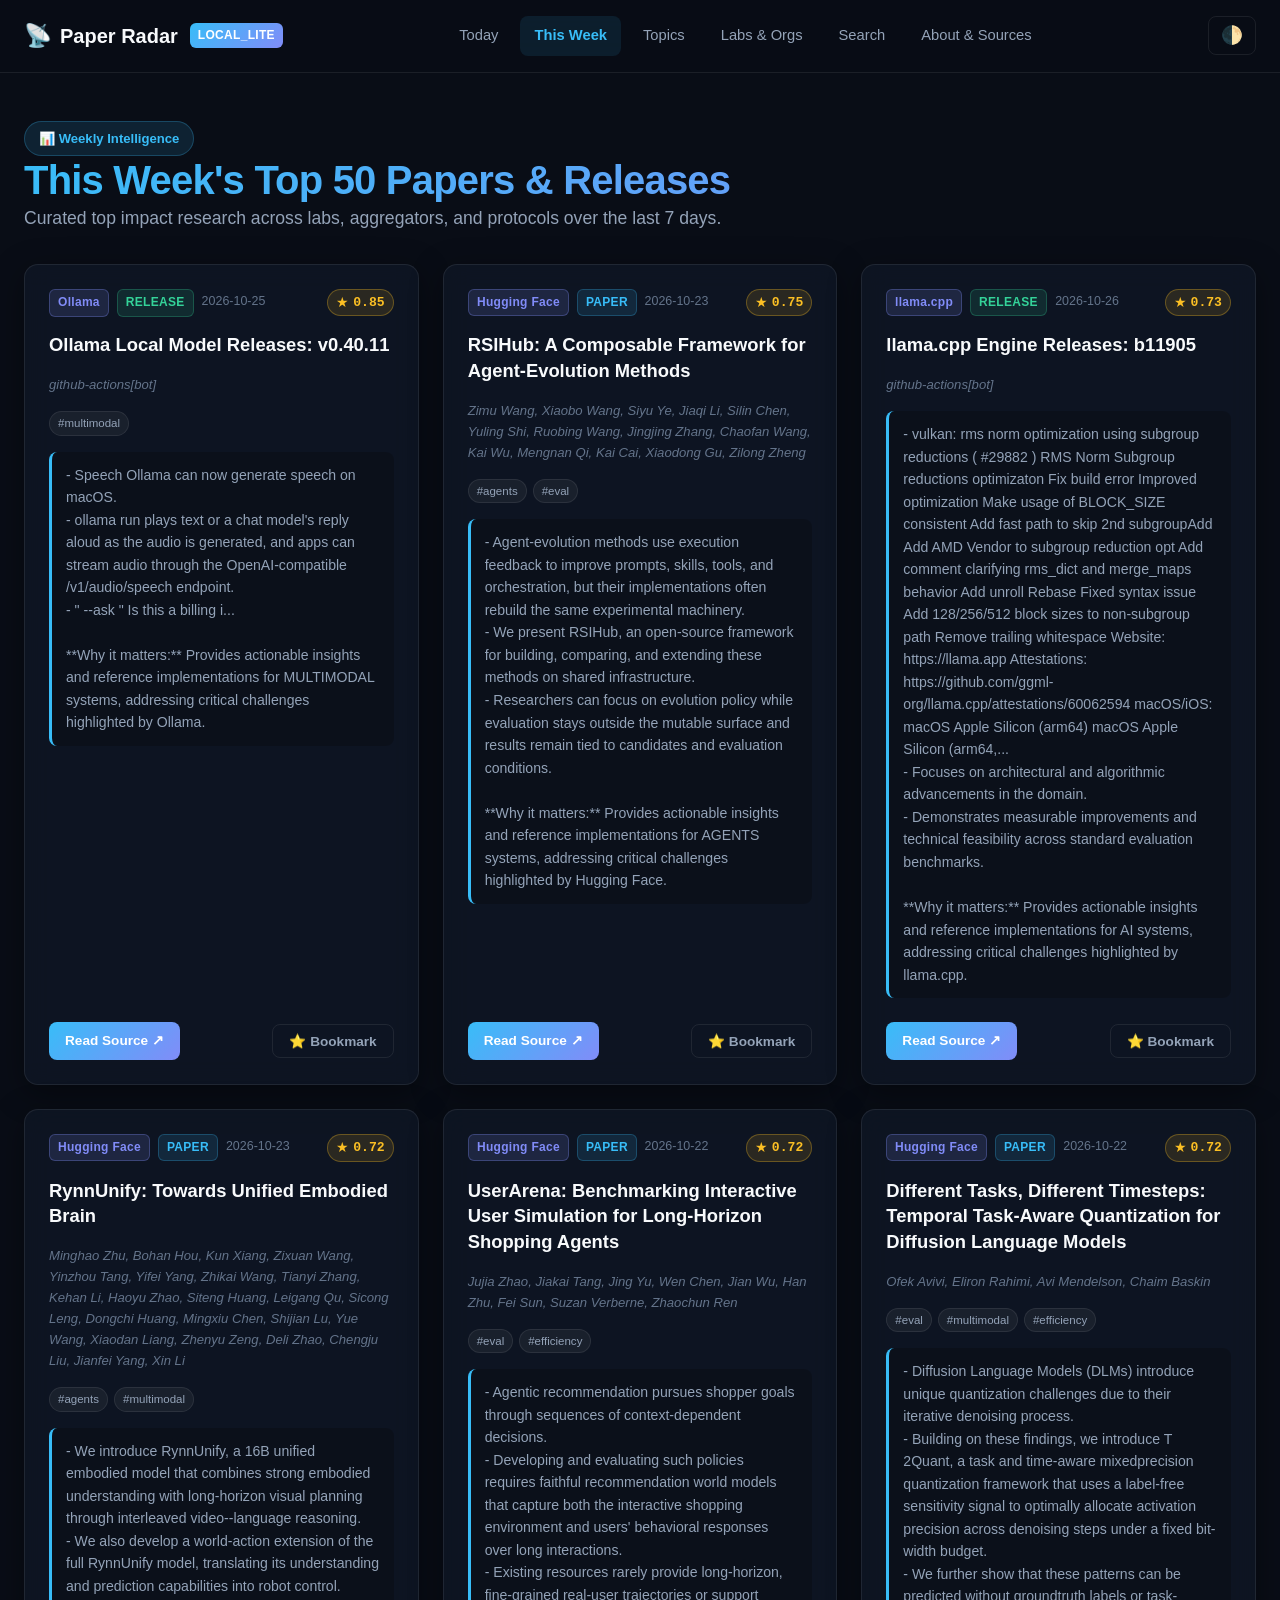
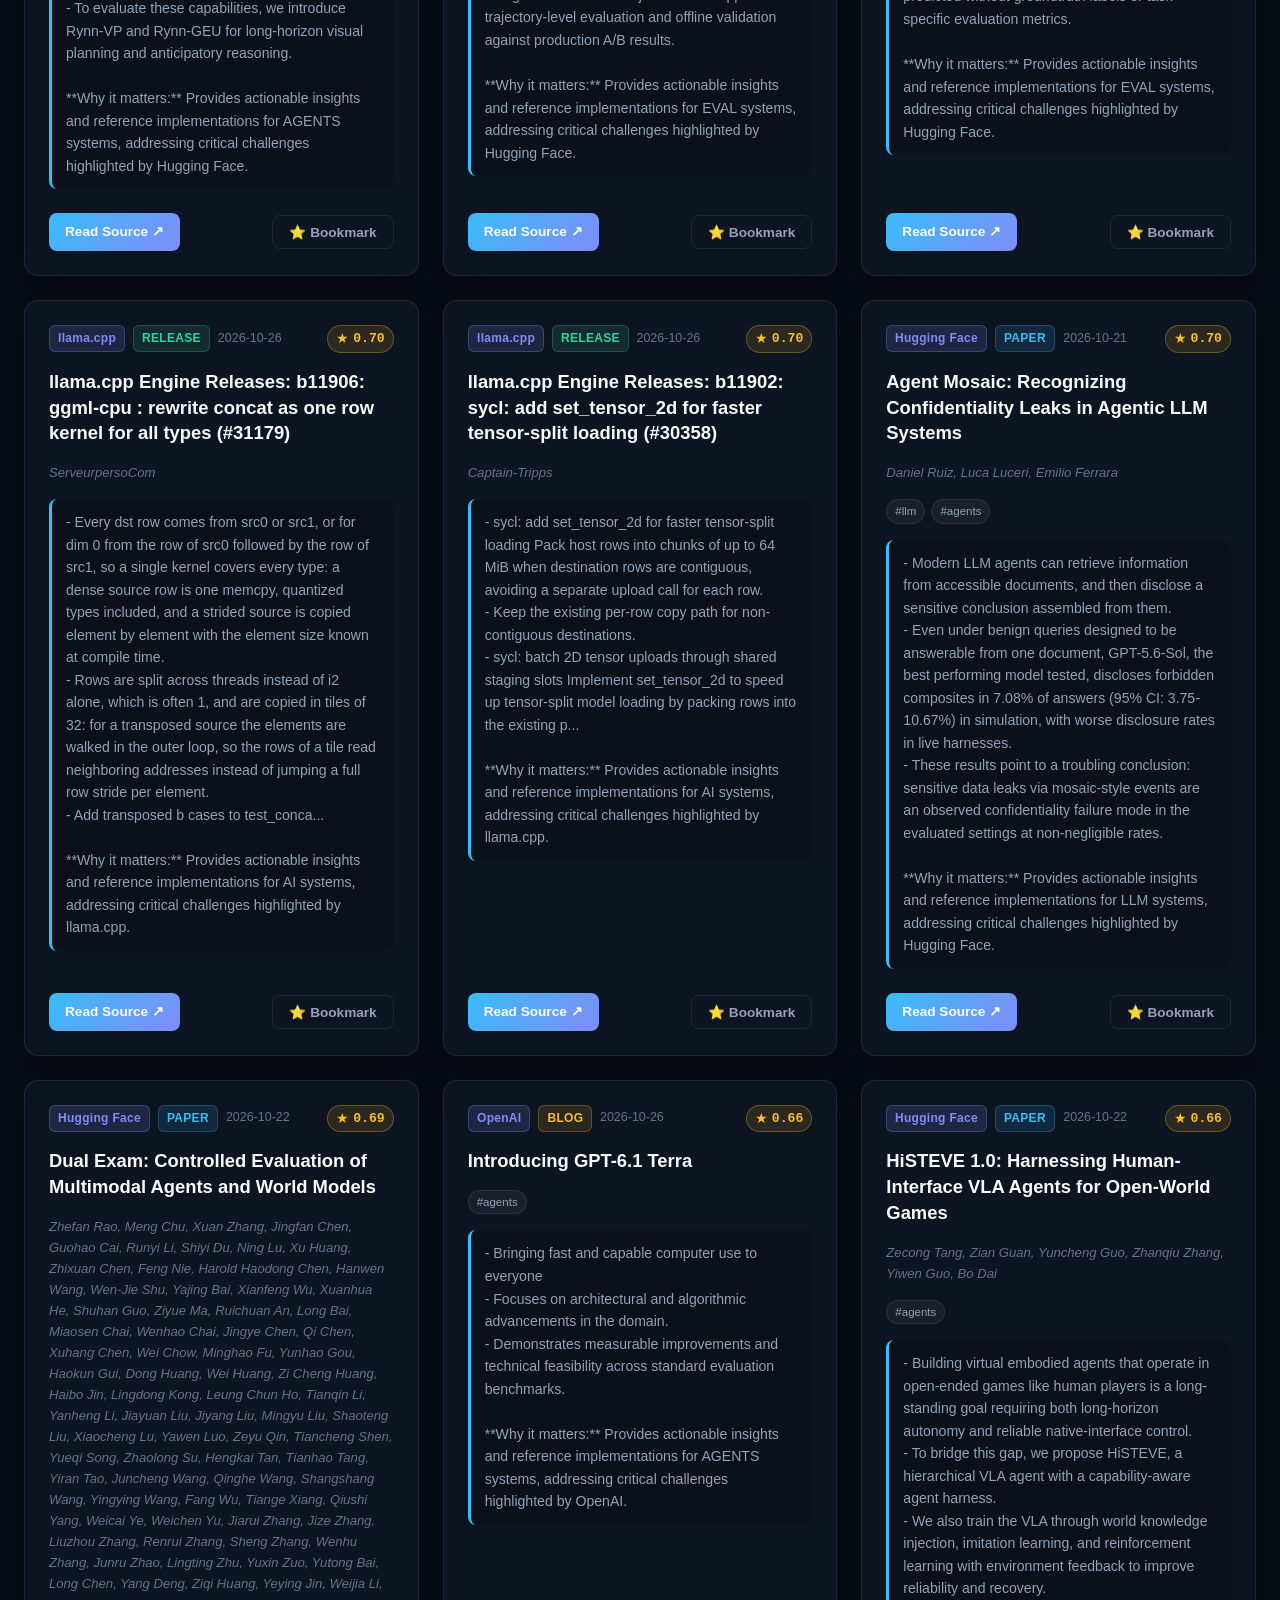
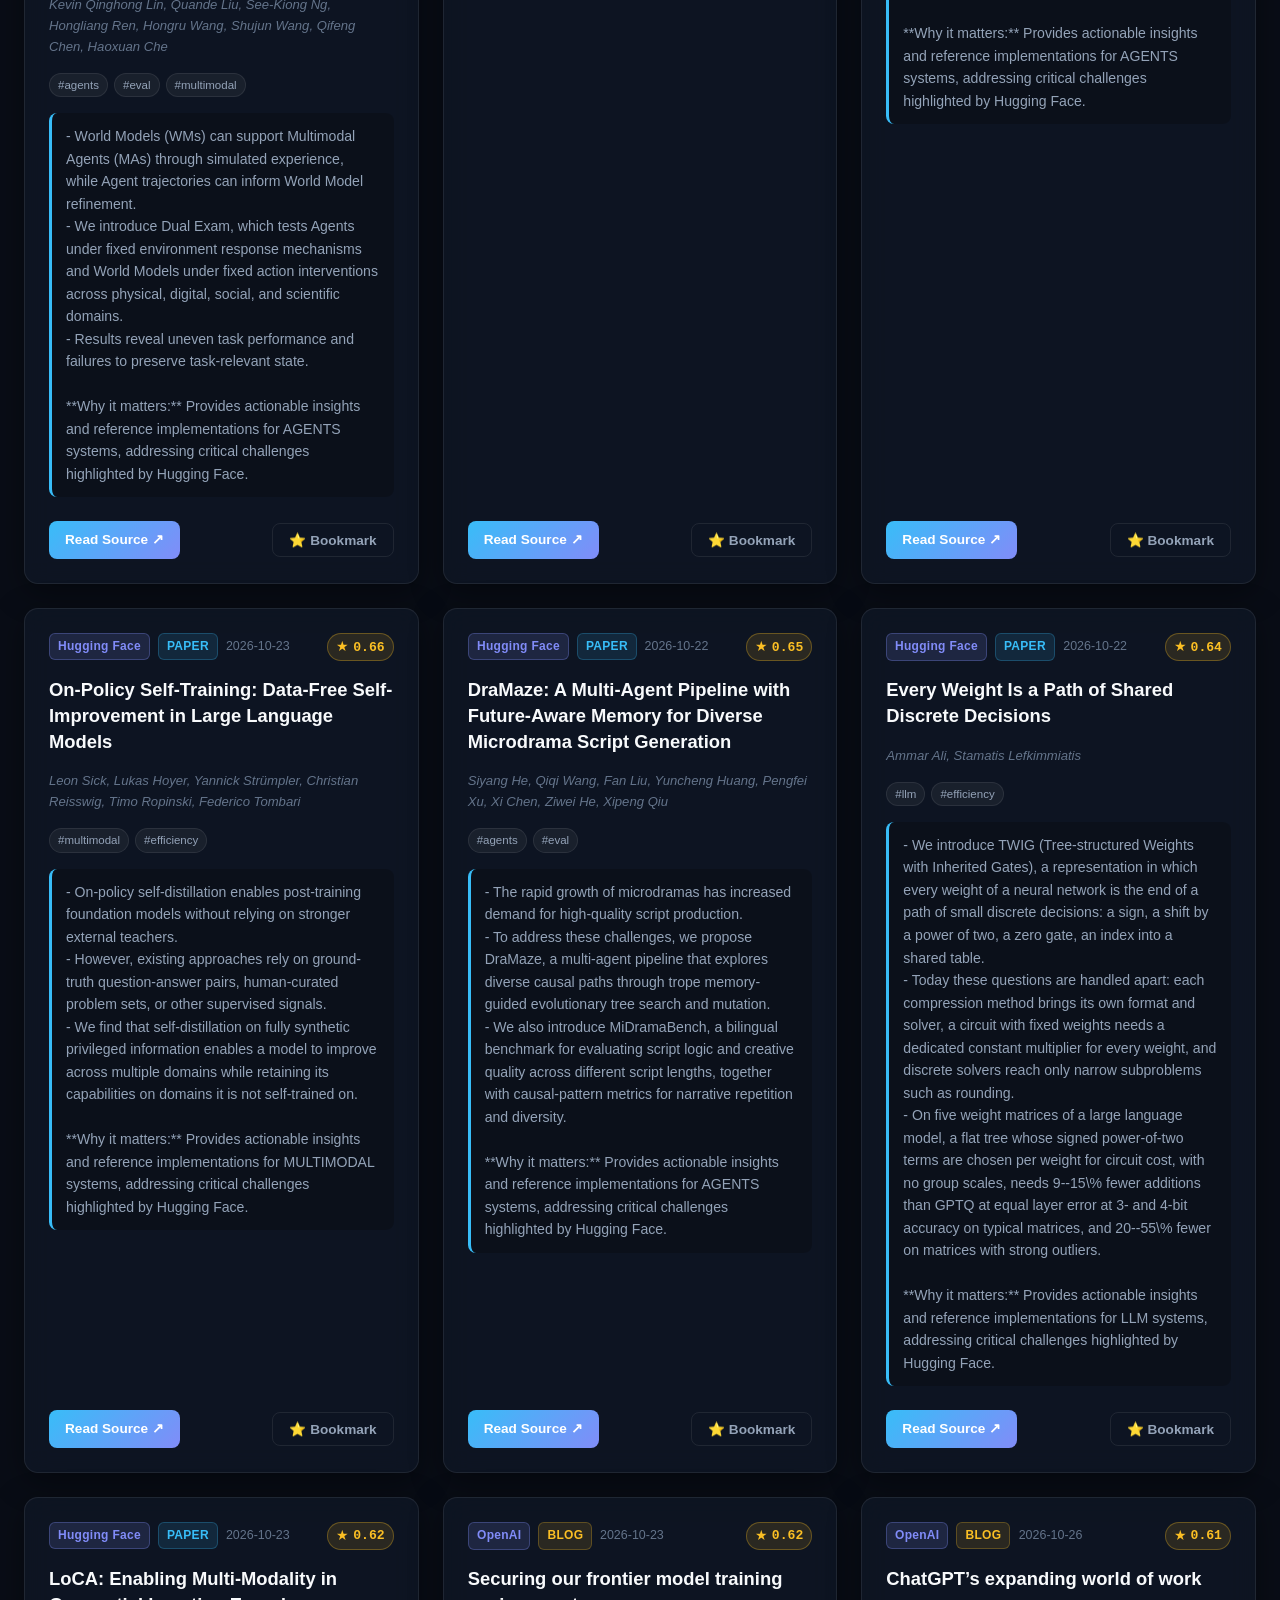
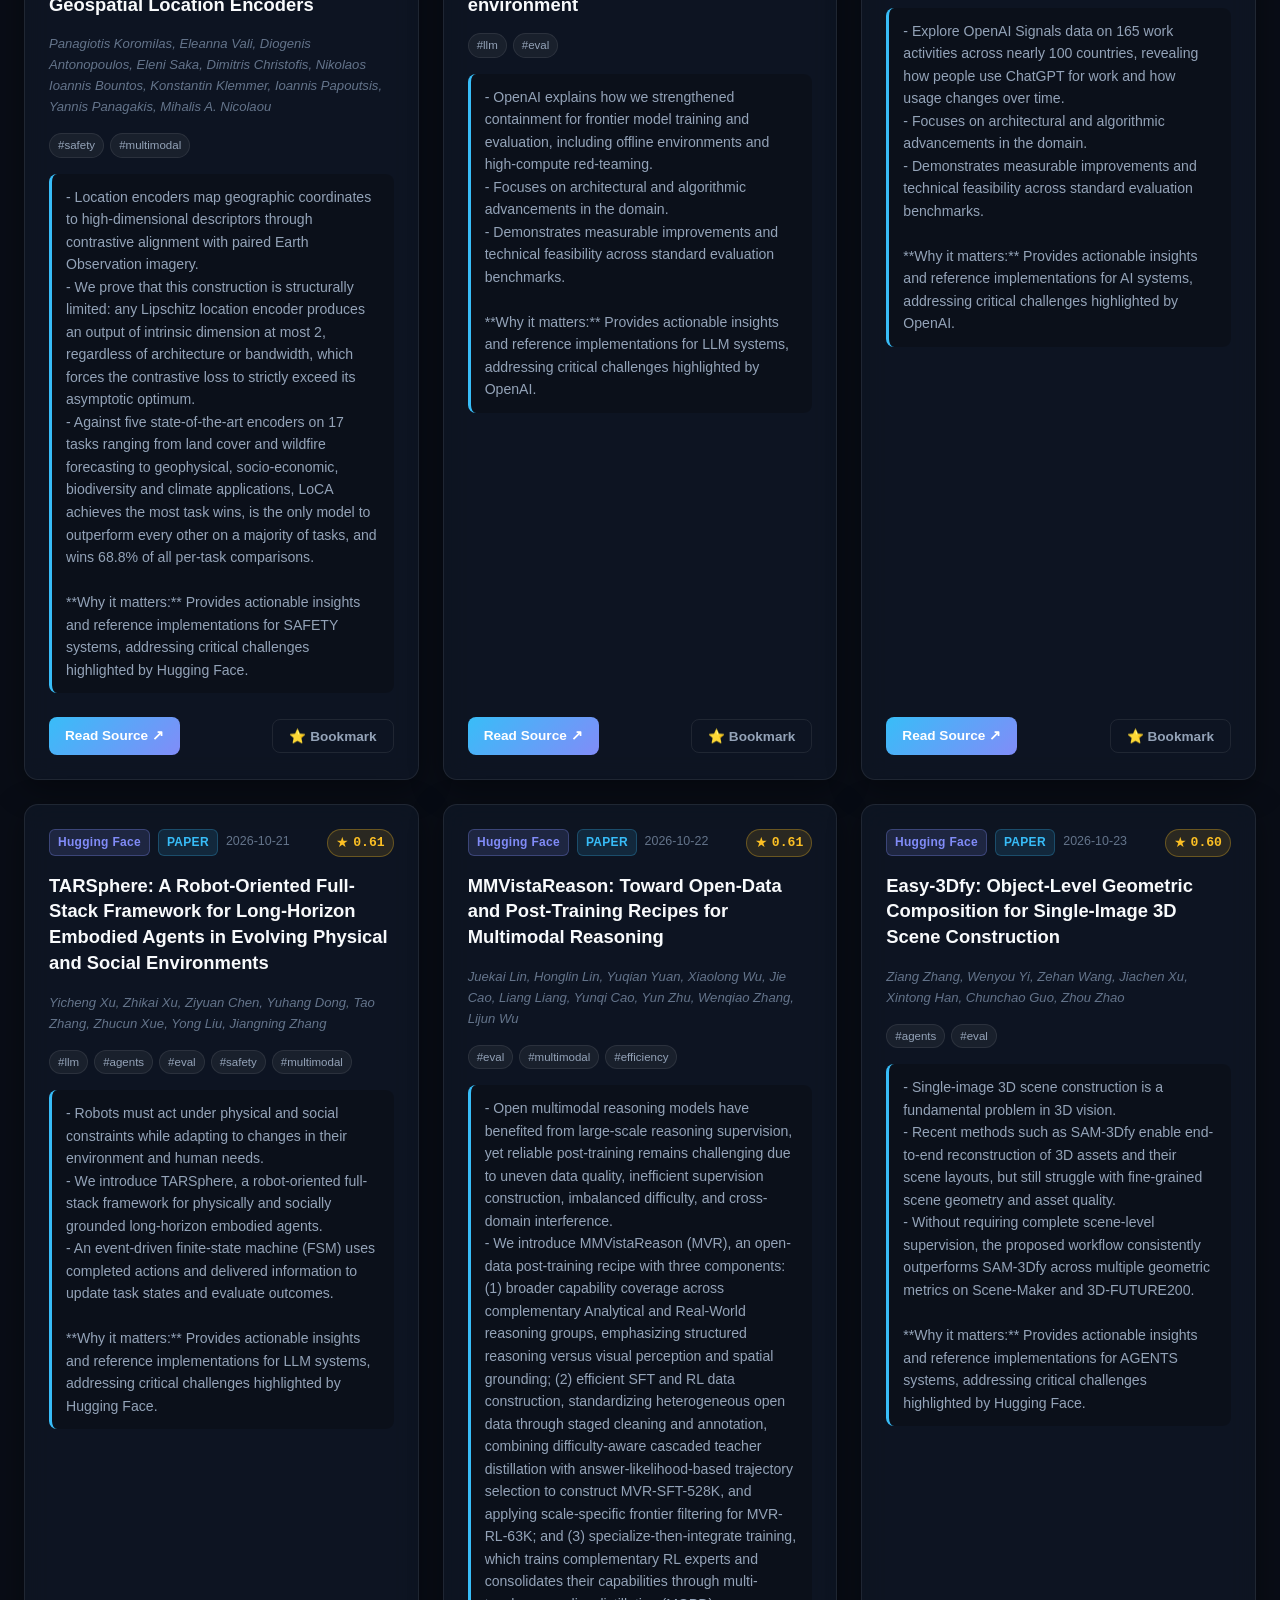
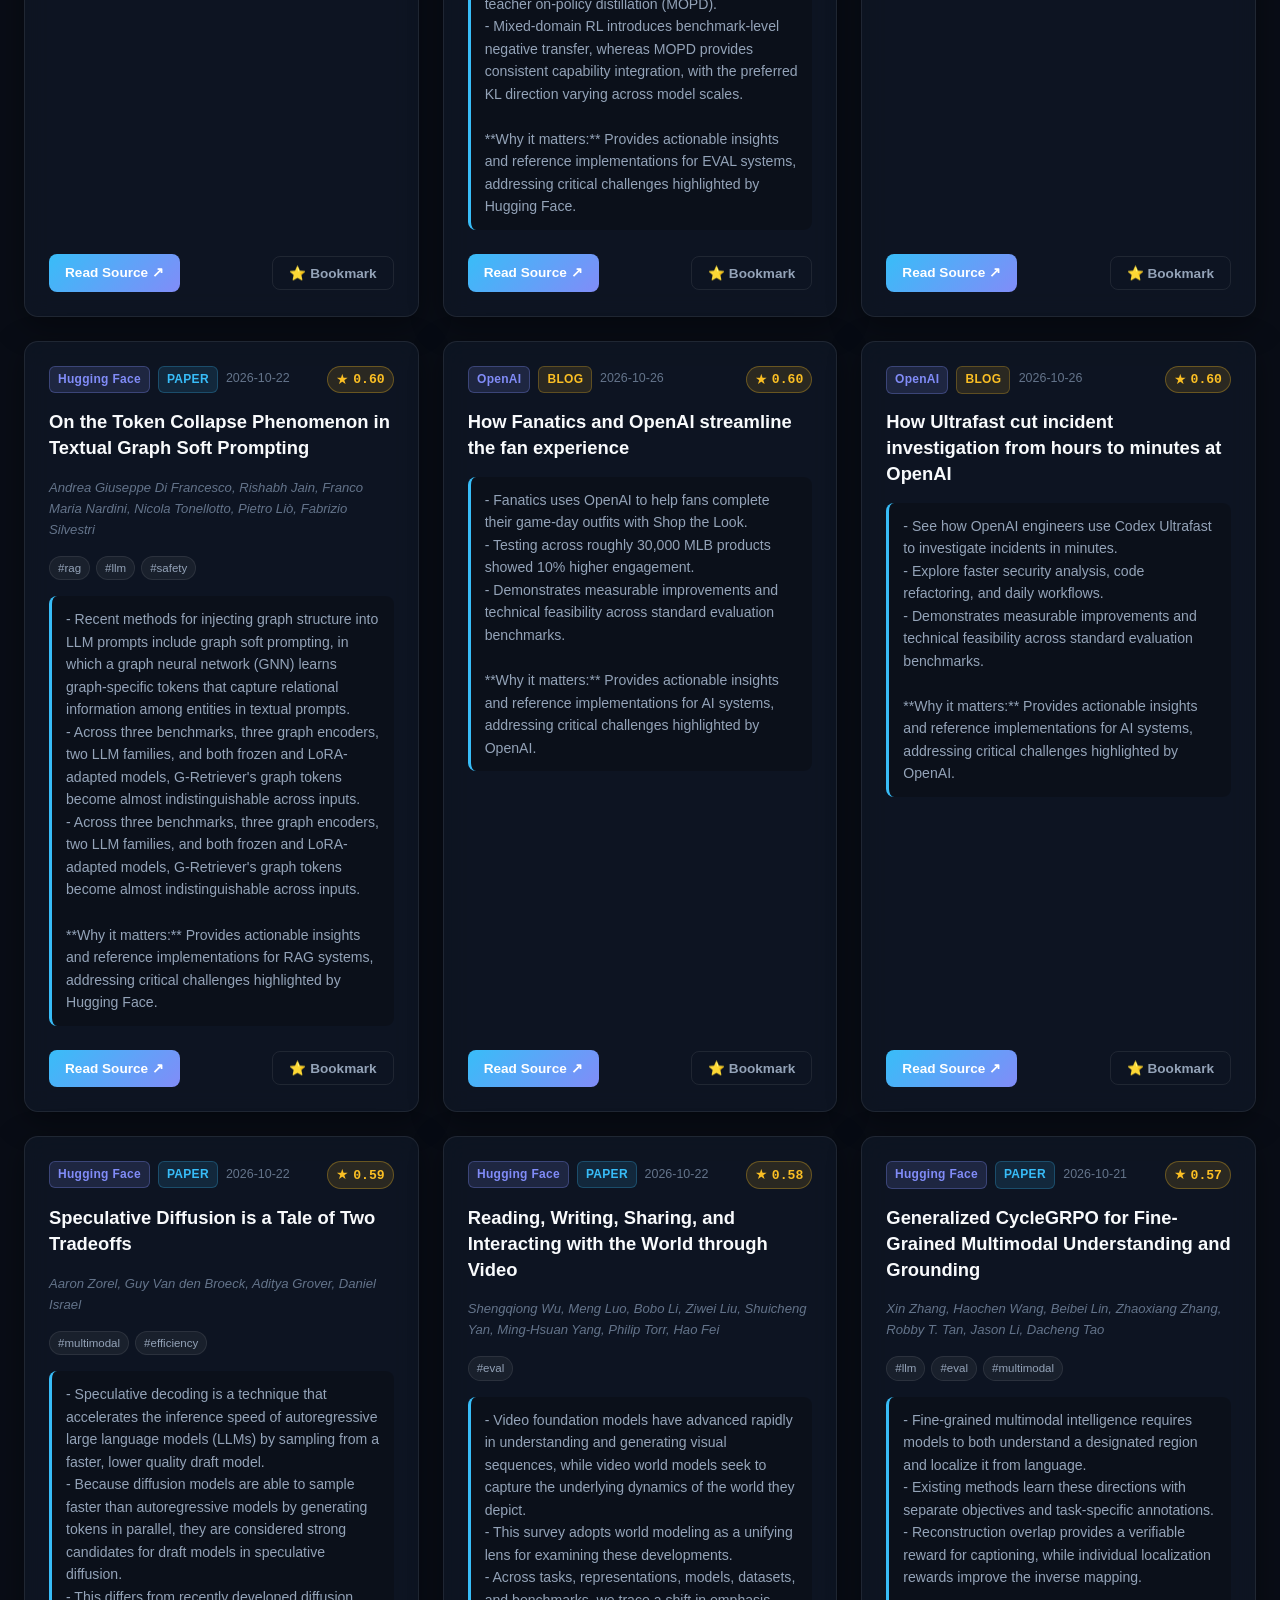
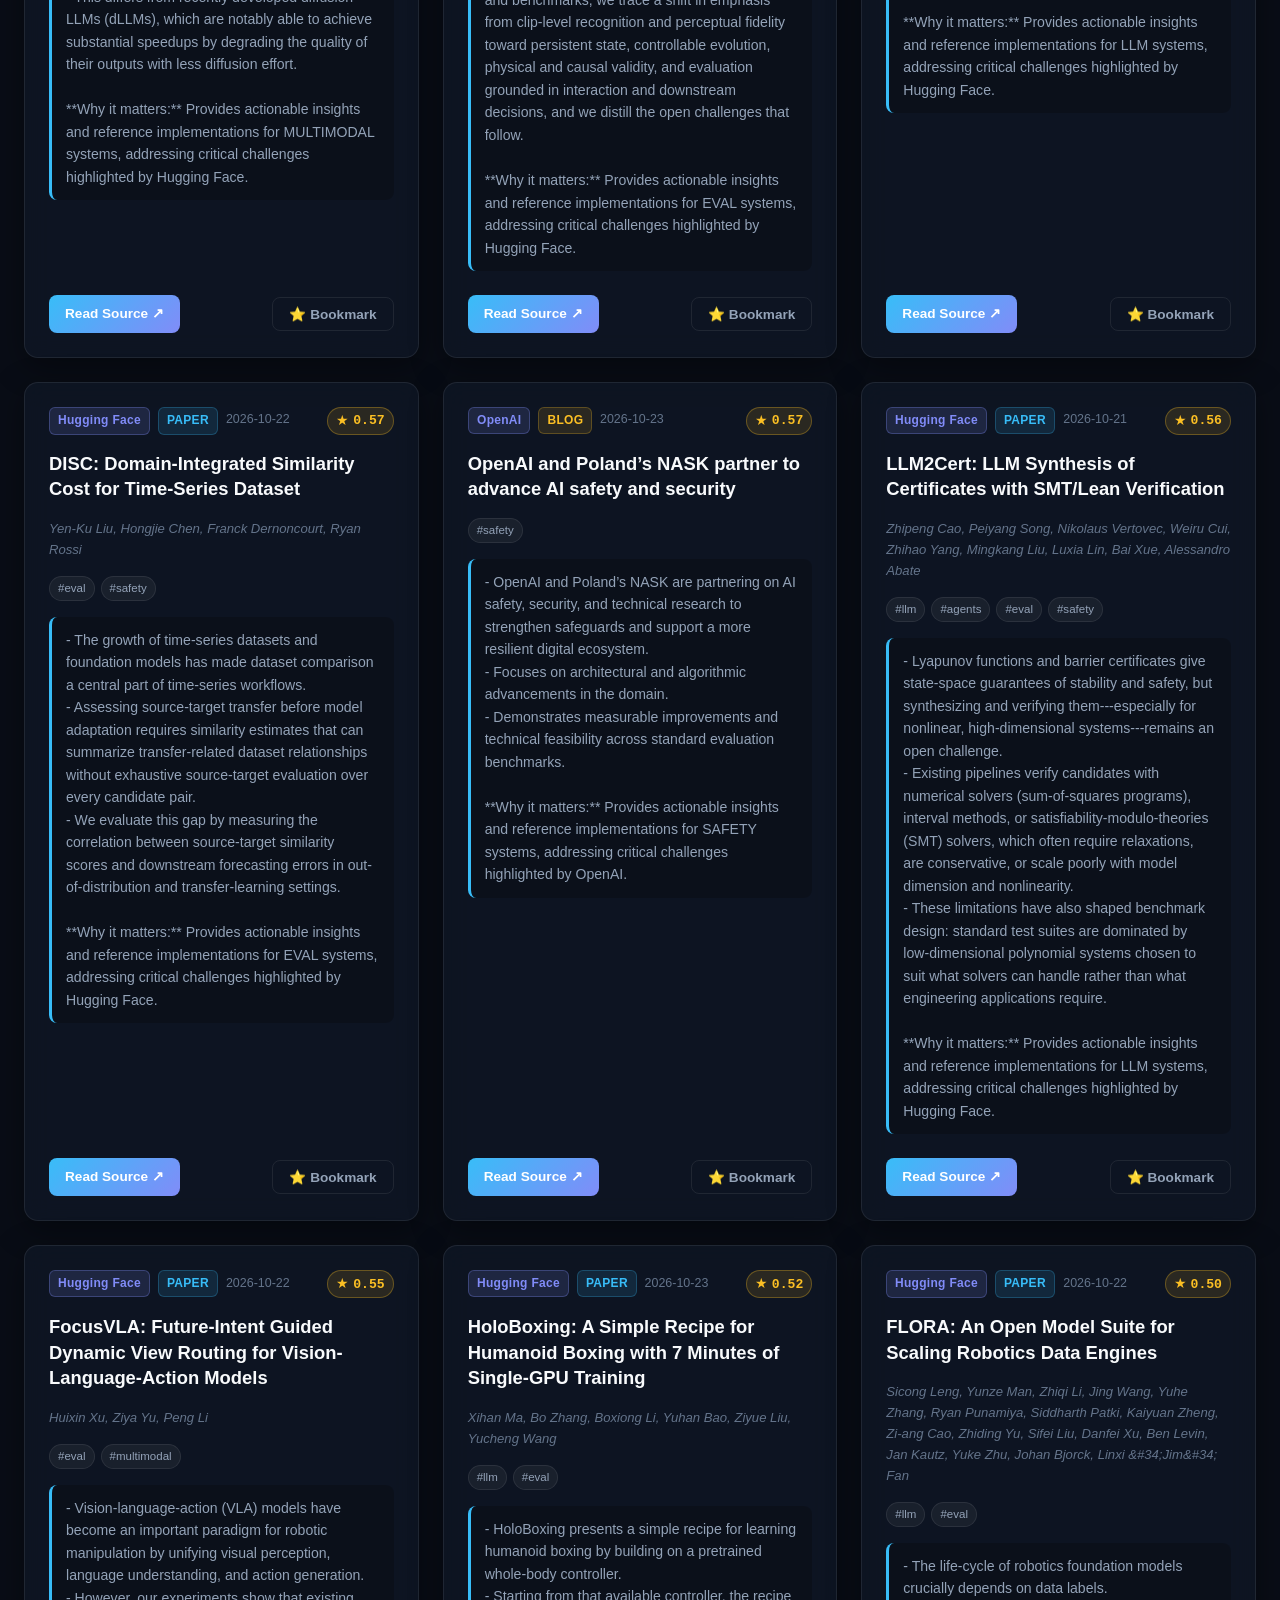
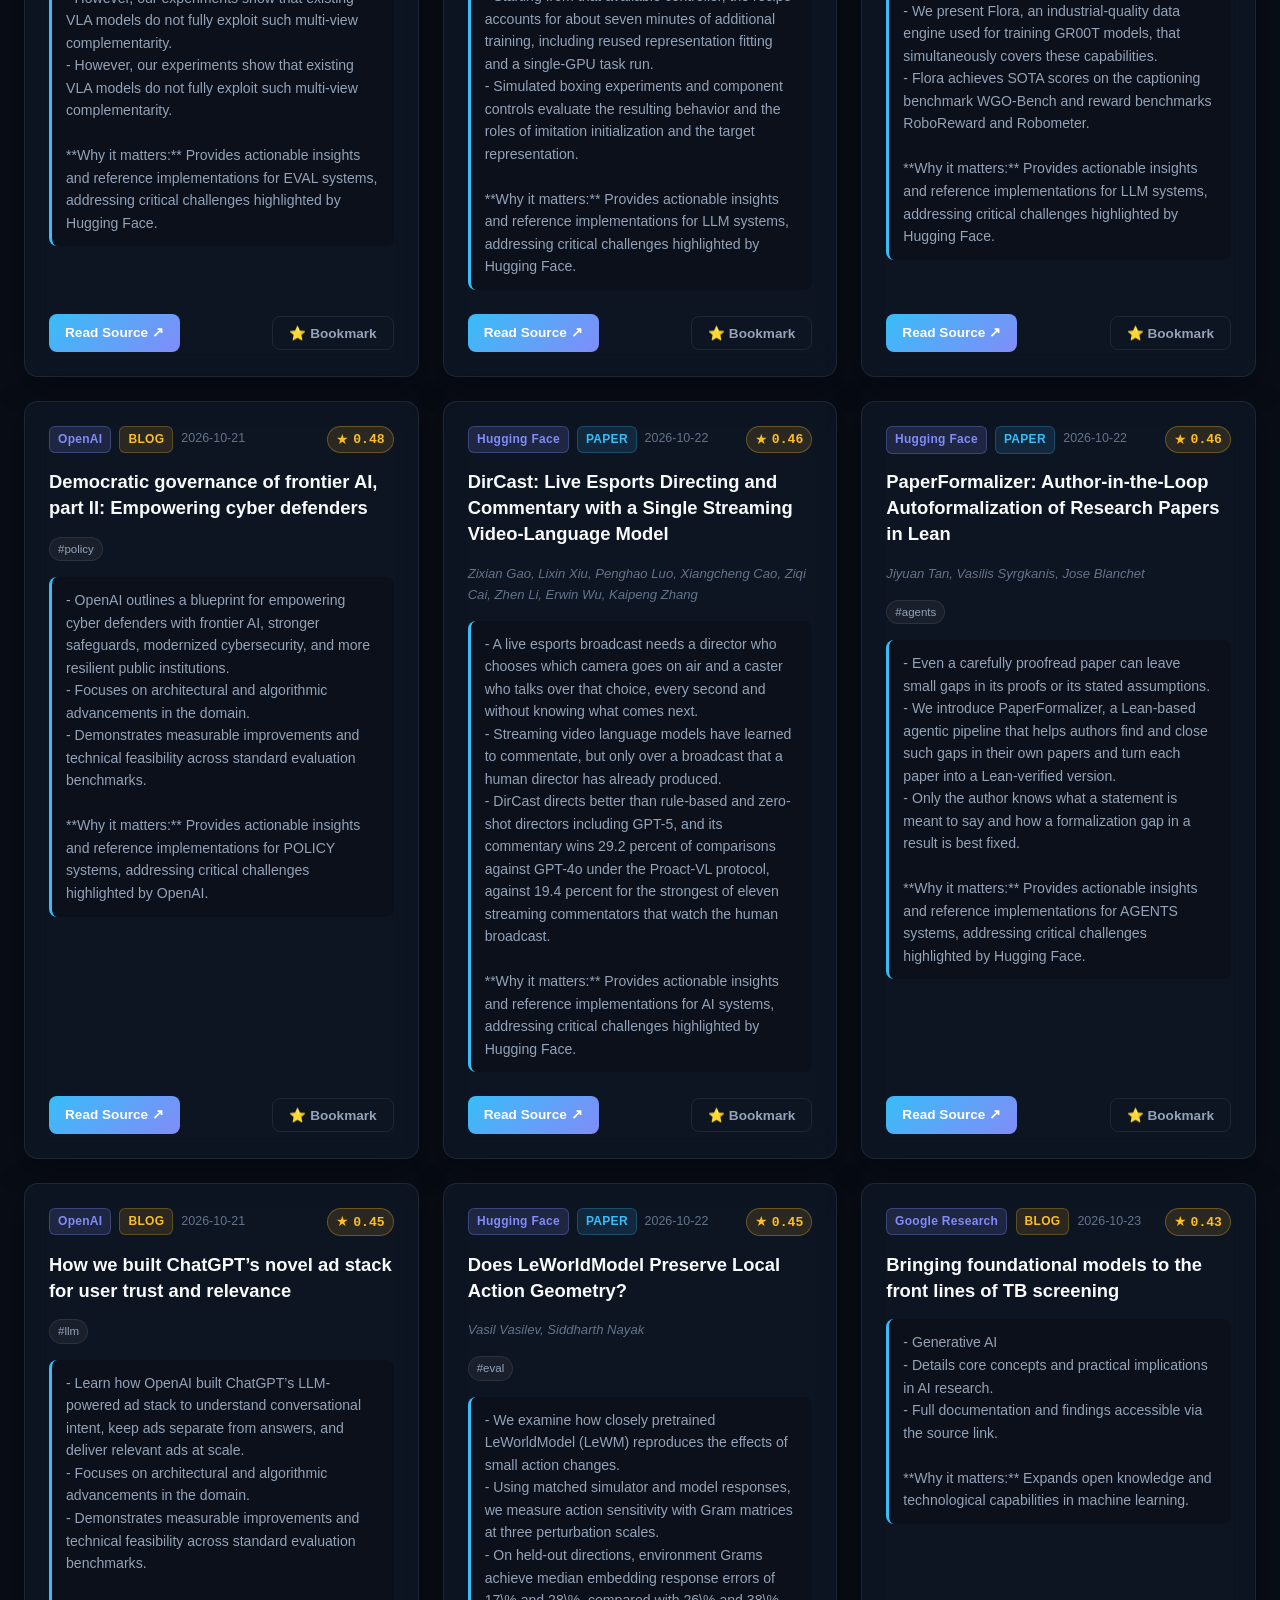
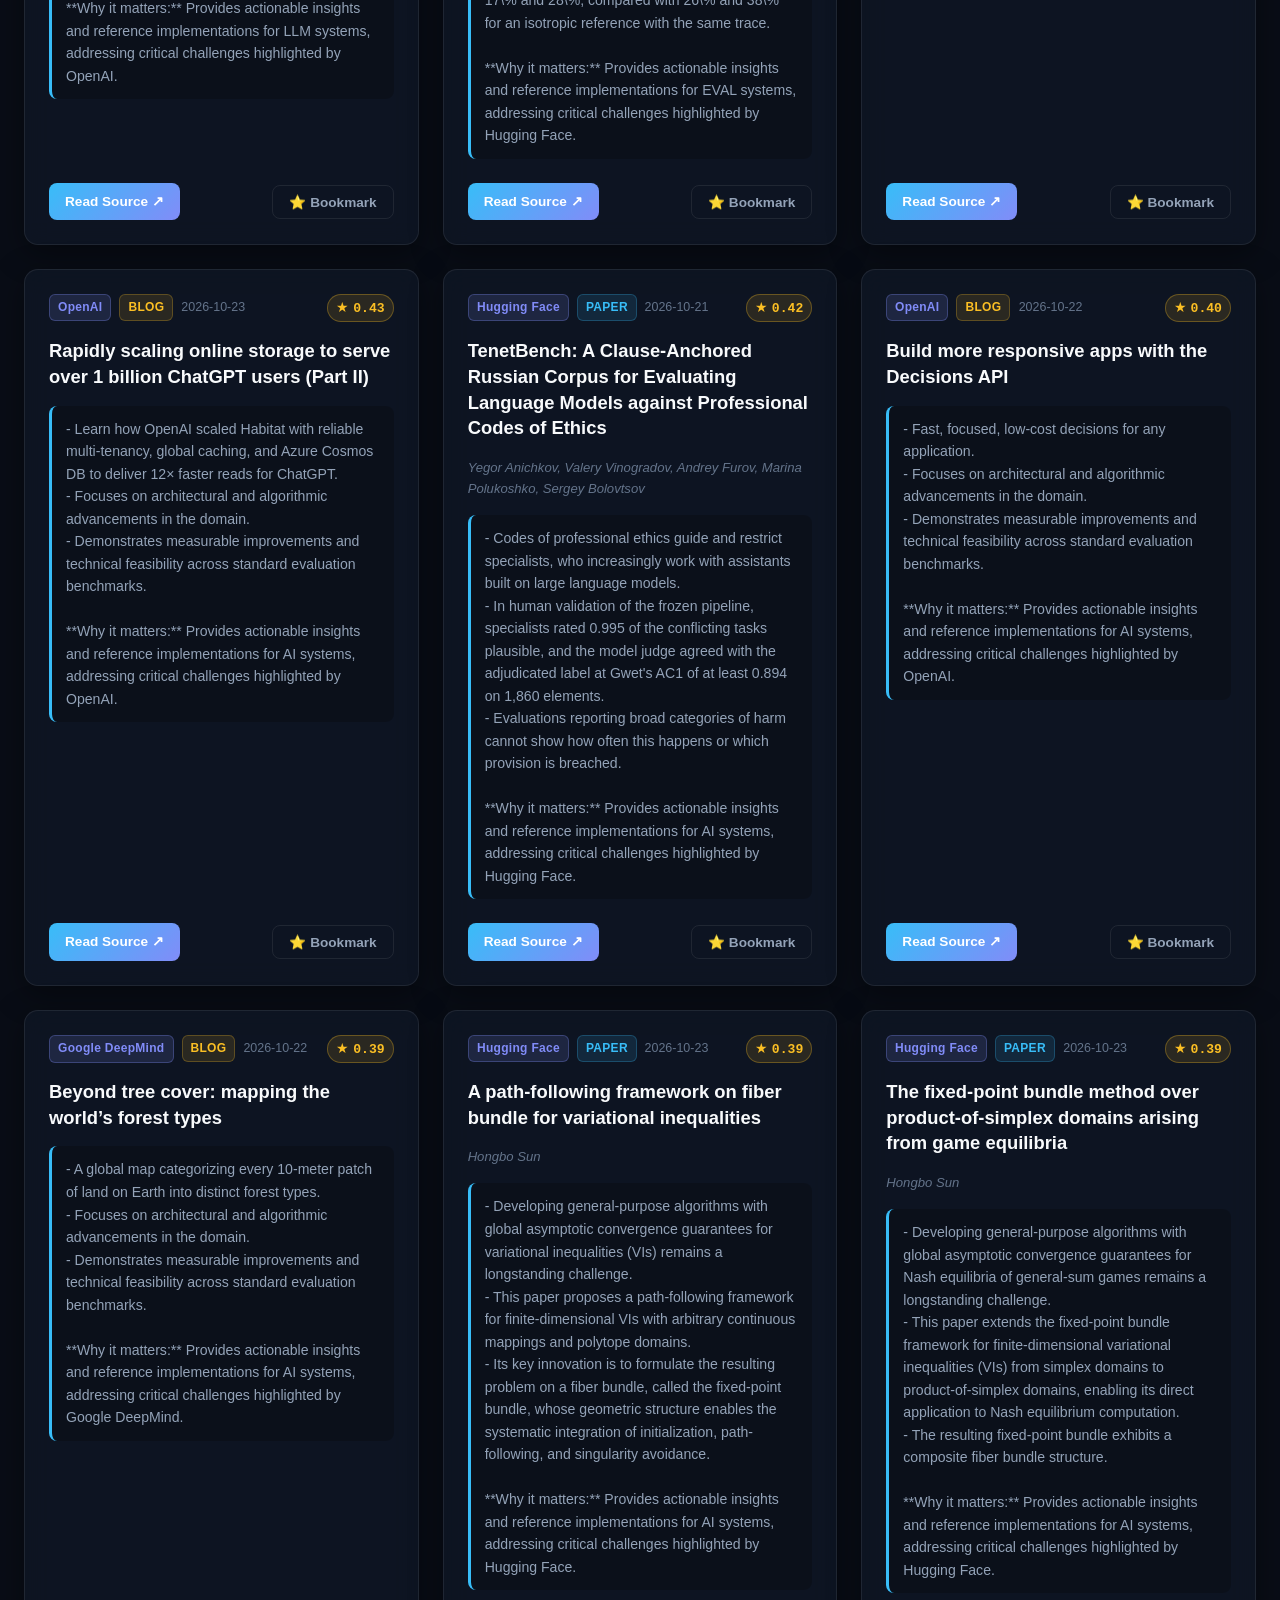
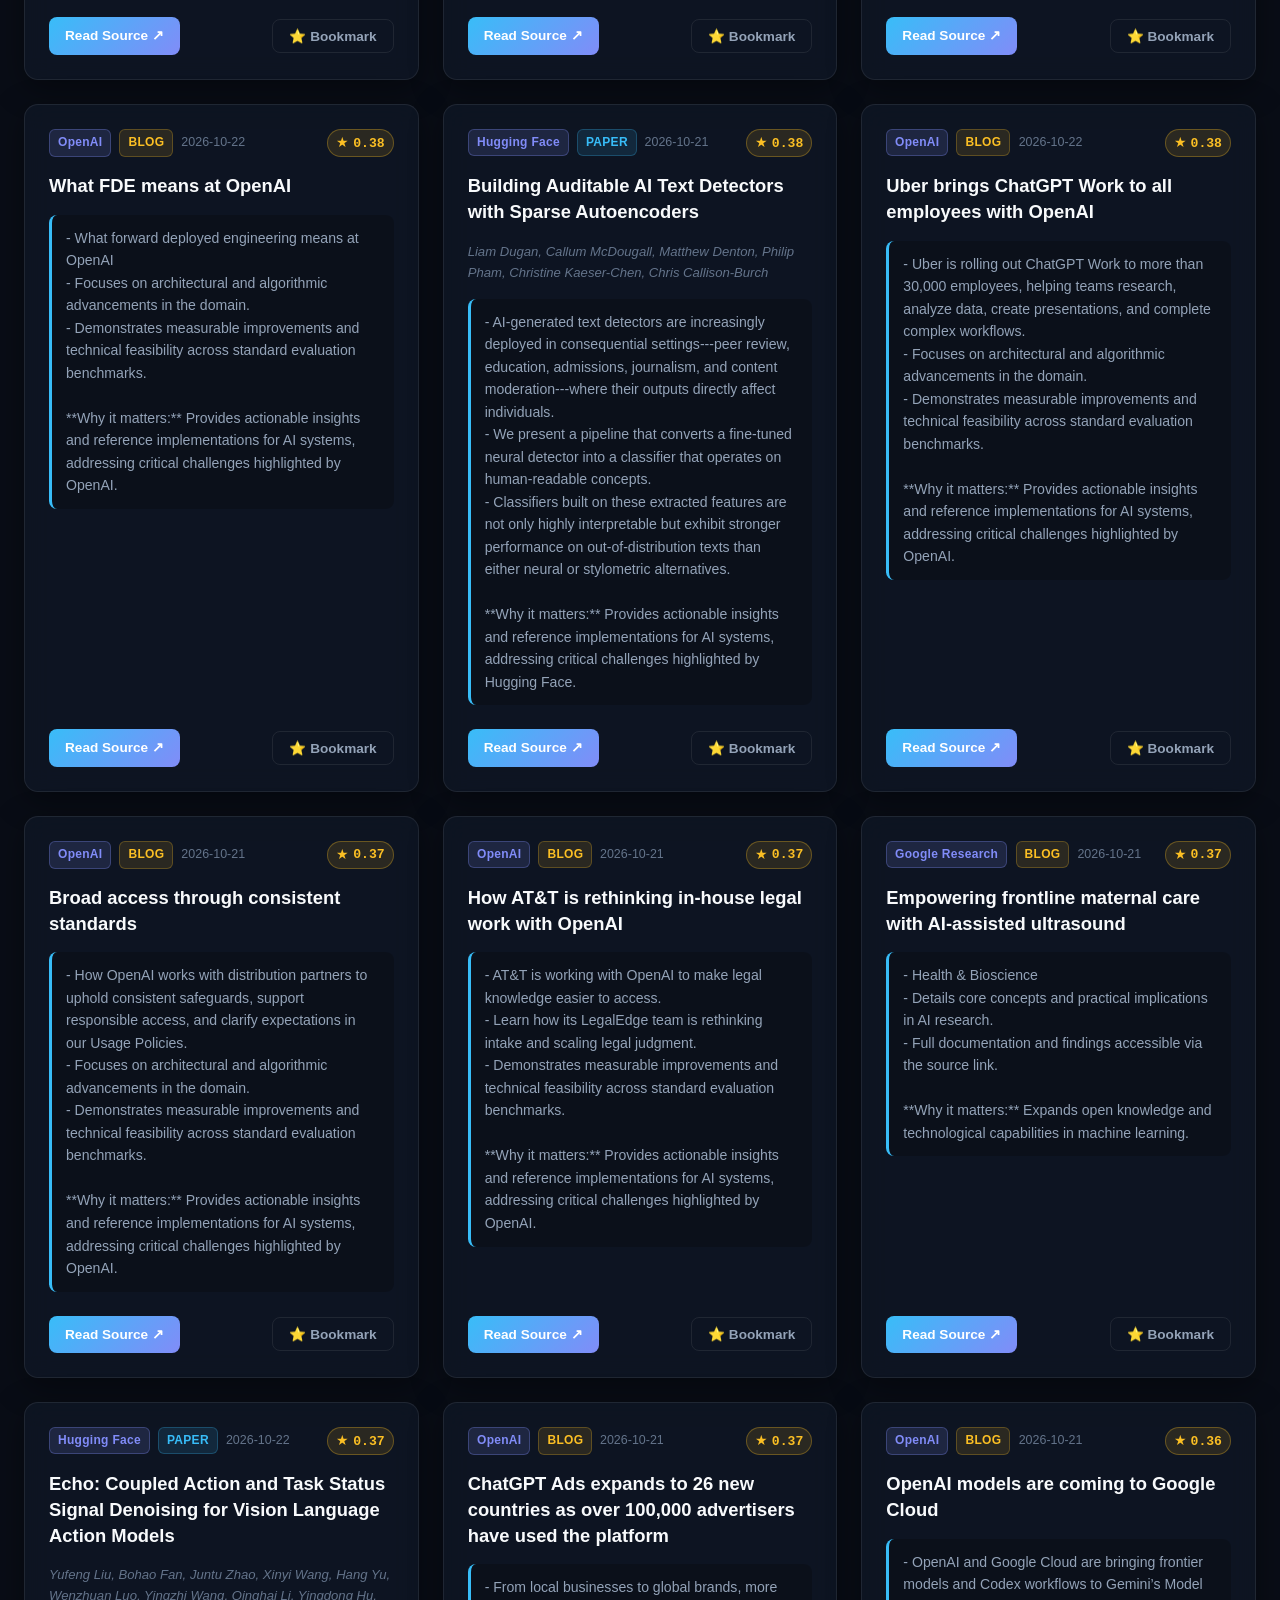
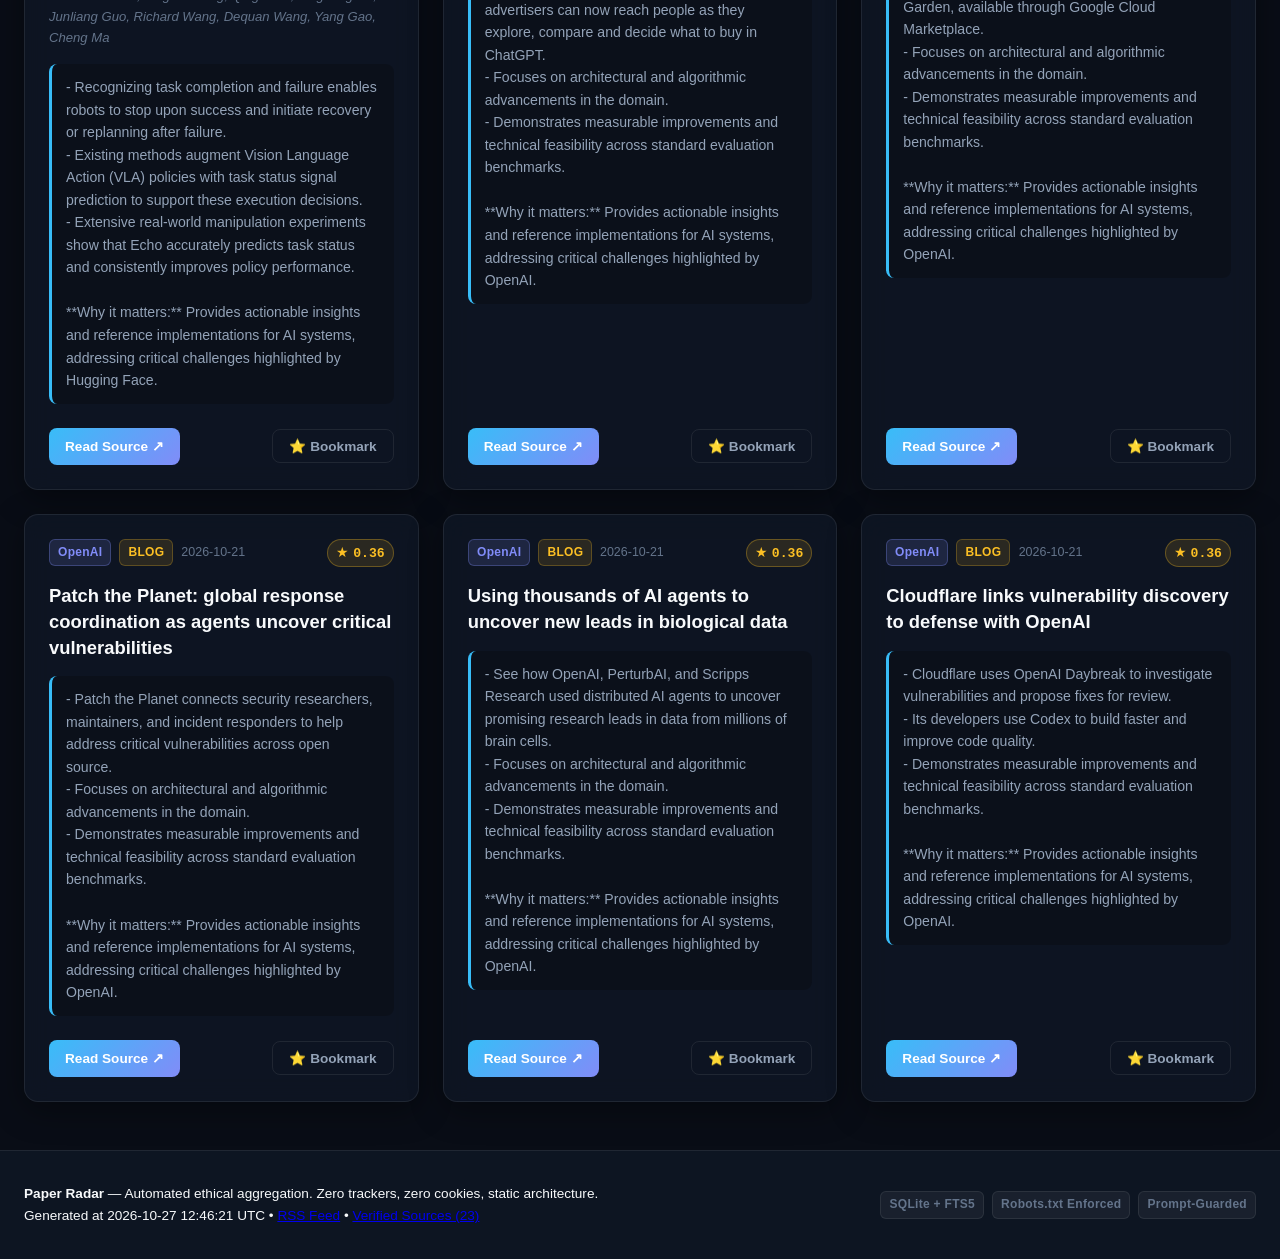
<file: site/week.html>
<!DOCTYPE html>
<html lang="en" data-theme="dark">
<head>
  <meta charset="UTF-8">
  <meta name="viewport" content="width=device-width, initial-scale=1.0">
  <title>This Week's Top AI Research — Paper Radar</title>
  <meta name="description" content="Curated, safe, daily intelligence on frontier AI research, LLMs, RAG, agents, MCP, and open models.">
  <link rel="alternate" type="application/rss+xml" title="Paper Radar Digest" href="feed.xml">
  <link rel="stylesheet" href="style.css">
</head>
<body>
  <header class="site-header">
    <div class="header-inner container">
      <div class="brand">
        <a href="index.html" class="logo">
          <span class="logo-radar">📡</span>
          <span class="logo-text">Paper Radar</span>
        </a>
        <span class="badge badge-profile">LOCAL_LITE</span>
      </div>
      <nav class="main-nav" id="main-nav">
        <a href="index.html" class="nav-link ">Today</a>
        <a href="week.html" class="nav-link active">This Week</a>
        <a href="topics.html" class="nav-link ">Topics</a>
        <a href="organizations.html" class="nav-link ">Labs & Orgs</a>
        <a href="search.html" class="nav-link ">Search</a>
        <a href="about.html" class="nav-link ">About & Sources</a>
      </nav>
      <div class="header-actions">
        <button id="theme-toggle" class="theme-toggle" aria-label="Toggle dark/light mode">🌓</button>
      </div>
    </div>
  </header>

  <main class="container page-content">
    
<section class="hero-section">
  <div class="hero-content">
    <div class="hero-pill">📊 Weekly Intelligence</div>
    <h1 class="hero-title">This Week's Top 50 Papers & Releases</h1>
    <p class="hero-subtitle">Curated top impact research across labs, aggregators, and protocols over the last 7 days.</p>
  </div>
</section>

<section class="items-grid">
  
  <article class="radar-card" data-type="release" id="card-303">
    <div class="card-header">
      <div class="card-meta-top">
        <span class="badge badge-source">Ollama</span>
        <span class="badge badge-type badge-type-release">RELEASE</span>
        <span class="card-date">2026-10-25</span>
      </div>
      <div class="card-score-box" title="Score">
        <span class="score-icon">★</span>
        <span class="score-val">0.85</span>
      </div>
    </div>

    <h2 class="card-title">
      <a href="https://github.com/ollama/ollama/releases/tag/v0.40.11" target="_blank" rel="noopener noreferrer">Ollama Local Model Releases: v0.40.11</a>
    </h2>

    
    <p class="card-authors">github-actions[bot]</p>
    

    
    <div class="card-tags">
      
      
      <a href="topics.html#multimodal" class="tag-pill">#multimodal</a>
      
      
    </div>
    

    <div class="card-summary">
      <div class="summary-content">
        - Speech Ollama can now generate speech on macOS.<br>- ollama run plays text or a chat model's reply aloud as the audio is generated, and apps can stream audio through the OpenAI-compatible /v1/audio/speech endpoint.<br>- " --ask " Is this a billing i...<br><br>**Why it matters:** Provides actionable insights and reference implementations for MULTIMODAL systems, addressing critical challenges highlighted by Ollama.
      </div>
    </div>

    <div class="card-footer">
      <a href="https://github.com/ollama/ollama/releases/tag/v0.40.11" target="_blank" rel="noopener noreferrer" class="btn btn-primary">
        Read Source ↗
      </a>
      <button class="btn btn-secondary bookmark-btn" data-id="303" data-uid="gh:ollama/ollama:v0.40.11" data-title="Ollama Local Model Releases: v0.40.11">
        ⭐ Bookmark
      </button>
    </div>
  </article>
  
  <article class="radar-card" data-type="paper" id="card-34">
    <div class="card-header">
      <div class="card-meta-top">
        <span class="badge badge-source">Hugging Face</span>
        <span class="badge badge-type badge-type-paper">PAPER</span>
        <span class="card-date">2026-10-23</span>
      </div>
      <div class="card-score-box" title="Score">
        <span class="score-icon">★</span>
        <span class="score-val">0.75</span>
      </div>
    </div>

    <h2 class="card-title">
      <a href="https://huggingface.co/papers/2610.32253" target="_blank" rel="noopener noreferrer">RSIHub: A Composable Framework for Agent-Evolution Methods</a>
    </h2>

    
    <p class="card-authors">Zimu Wang, Xiaobo Wang, Siyu Ye, Jiaqi Li, Silin Chen, Yuling Shi, Ruobing Wang, Jingjing Zhang, Chaofan Wang, Kai Wu, Mengnan Qi, Kai Cai, Xiaodong Gu, Zilong Zheng</p>
    

    
    <div class="card-tags">
      
      
      <a href="topics.html#agents" class="tag-pill">#agents</a>
      
      
      
      <a href="topics.html#eval" class="tag-pill">#eval</a>
      
      
    </div>
    

    <div class="card-summary">
      <div class="summary-content">
        - Agent-evolution methods use execution feedback to improve prompts, skills, tools, and orchestration, but their implementations often rebuild the same experimental machinery.<br>- We present RSIHub, an open-source framework for building, comparing, and extending these methods on shared infrastructure.<br>- Researchers can focus on evolution policy while evaluation stays outside the mutable surface and results remain tied to candidates and evaluation conditions.<br><br>**Why it matters:** Provides actionable insights and reference implementations for AGENTS systems, addressing critical challenges highlighted by Hugging Face.
      </div>
    </div>

    <div class="card-footer">
      <a href="https://huggingface.co/papers/2610.32253" target="_blank" rel="noopener noreferrer" class="btn btn-primary">
        Read Source ↗
      </a>
      <button class="btn btn-secondary bookmark-btn" data-id="34" data-uid="arxiv:2610.32253" data-title="RSIHub: A Composable Framework for Agent-Evolution Methods">
        ⭐ Bookmark
      </button>
    </div>
  </article>
  
  <article class="radar-card" data-type="release" id="card-301">
    <div class="card-header">
      <div class="card-meta-top">
        <span class="badge badge-source">llama.cpp</span>
        <span class="badge badge-type badge-type-release">RELEASE</span>
        <span class="card-date">2026-10-26</span>
      </div>
      <div class="card-score-box" title="Score">
        <span class="score-icon">★</span>
        <span class="score-val">0.73</span>
      </div>
    </div>

    <h2 class="card-title">
      <a href="https://github.com/ggml-org/llama.cpp/releases/tag/b11905" target="_blank" rel="noopener noreferrer">llama.cpp Engine Releases: b11905</a>
    </h2>

    
    <p class="card-authors">github-actions[bot]</p>
    

    

    <div class="card-summary">
      <div class="summary-content">
        - vulkan: rms norm optimization using subgroup reductions ( #29882 ) RMS Norm Subgroup reductions optimizaton Fix build error Improved optimization Make usage of BLOCK_SIZE consistent Add fast path to skip 2nd subgroupAdd Add AMD Vendor to subgroup reduction opt Add comment clarifying rms_dict and merge_maps behavior Add unroll Rebase Fixed syntax issue Add 128/256/512 block sizes to non-subgroup path Remove trailing whitespace Website: https://llama.app Attestations: https://github.com/ggml-org/llama.cpp/attestations/60062594 macOS/iOS: macOS Apple Silicon (arm64) macOS Apple Silicon (arm64,...<br>- Focuses on architectural and algorithmic advancements in the domain.<br>- Demonstrates measurable improvements and technical feasibility across standard evaluation benchmarks.<br><br>**Why it matters:** Provides actionable insights and reference implementations for AI systems, addressing critical challenges highlighted by llama.cpp.
      </div>
    </div>

    <div class="card-footer">
      <a href="https://github.com/ggml-org/llama.cpp/releases/tag/b11905" target="_blank" rel="noopener noreferrer" class="btn btn-primary">
        Read Source ↗
      </a>
      <button class="btn btn-secondary bookmark-btn" data-id="301" data-uid="gh:ggml-org/llama.cpp:b11905" data-title="llama.cpp Engine Releases: b11905">
        ⭐ Bookmark
      </button>
    </div>
  </article>
  
  <article class="radar-card" data-type="paper" id="card-35">
    <div class="card-header">
      <div class="card-meta-top">
        <span class="badge badge-source">Hugging Face</span>
        <span class="badge badge-type badge-type-paper">PAPER</span>
        <span class="card-date">2026-10-23</span>
      </div>
      <div class="card-score-box" title="Score">
        <span class="score-icon">★</span>
        <span class="score-val">0.72</span>
      </div>
    </div>

    <h2 class="card-title">
      <a href="https://huggingface.co/papers/2610.32965" target="_blank" rel="noopener noreferrer">RynnUnify: Towards Unified Embodied Brain</a>
    </h2>

    
    <p class="card-authors">Minghao Zhu, Bohan Hou, Kun Xiang, Zixuan Wang, Yinzhou Tang, Yifei Yang, Zhikai Wang, Tianyi Zhang, Kehan Li, Haoyu Zhao, Siteng Huang, Leigang Qu, Sicong Leng, Dongchi Huang, Mingxiu Chen, Shijian Lu, Yue Wang, Xiaodan Liang, Zhenyu Zeng, Deli Zhao, Chengju Liu, Jianfei Yang, Xin Li</p>
    

    
    <div class="card-tags">
      
      
      <a href="topics.html#agents" class="tag-pill">#agents</a>
      
      
      
      <a href="topics.html#multimodal" class="tag-pill">#multimodal</a>
      
      
    </div>
    

    <div class="card-summary">
      <div class="summary-content">
        - We introduce RynnUnify, a 16B unified embodied model that combines strong embodied understanding with long-horizon visual planning through interleaved video--language reasoning.<br>- We also develop a world-action extension of the full RynnUnify model, translating its understanding and prediction capabilities into robot control.<br>- To evaluate these capabilities, we introduce Rynn-VP and Rynn-GEU for long-horizon visual planning and anticipatory reasoning.<br><br>**Why it matters:** Provides actionable insights and reference implementations for AGENTS systems, addressing critical challenges highlighted by Hugging Face.
      </div>
    </div>

    <div class="card-footer">
      <a href="https://huggingface.co/papers/2610.32965" target="_blank" rel="noopener noreferrer" class="btn btn-primary">
        Read Source ↗
      </a>
      <button class="btn btn-secondary bookmark-btn" data-id="35" data-uid="arxiv:2610.32965" data-title="RynnUnify: Towards Unified Embodied Brain">
        ⭐ Bookmark
      </button>
    </div>
  </article>
  
  <article class="radar-card" data-type="paper" id="card-38">
    <div class="card-header">
      <div class="card-meta-top">
        <span class="badge badge-source">Hugging Face</span>
        <span class="badge badge-type badge-type-paper">PAPER</span>
        <span class="card-date">2026-10-22</span>
      </div>
      <div class="card-score-box" title="Score">
        <span class="score-icon">★</span>
        <span class="score-val">0.72</span>
      </div>
    </div>

    <h2 class="card-title">
      <a href="https://huggingface.co/papers/2610.30932" target="_blank" rel="noopener noreferrer">UserArena: Benchmarking Interactive User Simulation for Long-Horizon Shopping Agents</a>
    </h2>

    
    <p class="card-authors">Jujia Zhao, Jiakai Tang, Jing Yu, Wen Chen, Jian Wu, Han Zhu, Fei Sun, Suzan Verberne, Zhaochun Ren</p>
    

    
    <div class="card-tags">
      
      
      <a href="topics.html#eval" class="tag-pill">#eval</a>
      
      
      
      <a href="topics.html#efficiency" class="tag-pill">#efficiency</a>
      
      
    </div>
    

    <div class="card-summary">
      <div class="summary-content">
        - Agentic recommendation pursues shopper goals through sequences of context-dependent decisions.<br>- Developing and evaluating such policies requires faithful recommendation world models that capture both the interactive shopping environment and users' behavioral responses over long interactions.<br>- Existing resources rarely provide long-horizon, fine-grained real-user trajectories or support trajectory-level evaluation and offline validation against production A/B results.<br><br>**Why it matters:** Provides actionable insights and reference implementations for EVAL systems, addressing critical challenges highlighted by Hugging Face.
      </div>
    </div>

    <div class="card-footer">
      <a href="https://huggingface.co/papers/2610.30932" target="_blank" rel="noopener noreferrer" class="btn btn-primary">
        Read Source ↗
      </a>
      <button class="btn btn-secondary bookmark-btn" data-id="38" data-uid="arxiv:2610.30932" data-title="UserArena: Benchmarking Interactive User Simulation for Long-Horizon Shopping Agents">
        ⭐ Bookmark
      </button>
    </div>
  </article>
  
  <article class="radar-card" data-type="paper" id="card-46">
    <div class="card-header">
      <div class="card-meta-top">
        <span class="badge badge-source">Hugging Face</span>
        <span class="badge badge-type badge-type-paper">PAPER</span>
        <span class="card-date">2026-10-22</span>
      </div>
      <div class="card-score-box" title="Score">
        <span class="score-icon">★</span>
        <span class="score-val">0.72</span>
      </div>
    </div>

    <h2 class="card-title">
      <a href="https://huggingface.co/papers/2610.31198" target="_blank" rel="noopener noreferrer">Different Tasks, Different Timesteps: Temporal Task-Aware Quantization for Diffusion Language Models</a>
    </h2>

    
    <p class="card-authors">Ofek Avivi, Eliron Rahimi, Avi Mendelson, Chaim Baskin</p>
    

    
    <div class="card-tags">
      
      
      <a href="topics.html#eval" class="tag-pill">#eval</a>
      
      
      
      <a href="topics.html#multimodal" class="tag-pill">#multimodal</a>
      
      
      
      <a href="topics.html#efficiency" class="tag-pill">#efficiency</a>
      
      
    </div>
    

    <div class="card-summary">
      <div class="summary-content">
        - Diffusion Language Models (DLMs) introduce unique quantization challenges due to their iterative denoising process.<br>- Building on these findings, we introduce T 2Quant, a task and time-aware mixedprecision quantization framework that uses a label-free sensitivity signal to optimally allocate activation precision across denoising steps under a fixed bit-width budget.<br>- We further show that these patterns can be predicted without groundtruth labels or task-specific evaluation metrics.<br><br>**Why it matters:** Provides actionable insights and reference implementations for EVAL systems, addressing critical challenges highlighted by Hugging Face.
      </div>
    </div>

    <div class="card-footer">
      <a href="https://huggingface.co/papers/2610.31198" target="_blank" rel="noopener noreferrer" class="btn btn-primary">
        Read Source ↗
      </a>
      <button class="btn btn-secondary bookmark-btn" data-id="46" data-uid="arxiv:2610.31198" data-title="Different Tasks, Different Timesteps: Temporal Task-Aware Quantization for Diffusion Language Models">
        ⭐ Bookmark
      </button>
    </div>
  </article>
  
  <article class="radar-card" data-type="release" id="card-300">
    <div class="card-header">
      <div class="card-meta-top">
        <span class="badge badge-source">llama.cpp</span>
        <span class="badge badge-type badge-type-release">RELEASE</span>
        <span class="card-date">2026-10-26</span>
      </div>
      <div class="card-score-box" title="Score">
        <span class="score-icon">★</span>
        <span class="score-val">0.70</span>
      </div>
    </div>

    <h2 class="card-title">
      <a href="https://github.com/ggml-org/llama.cpp/releases/tag/b11906" target="_blank" rel="noopener noreferrer">llama.cpp Engine Releases: b11906: ggml-cpu : rewrite concat as one row kernel for all types (#31179)</a>
    </h2>

    
    <p class="card-authors">ServeurpersoCom</p>
    

    

    <div class="card-summary">
      <div class="summary-content">
        - Every dst row comes from src0 or src1, or for dim 0 from the row of src0 followed by the row of src1, so a single kernel covers every type: a dense source row is one memcpy, quantized types included, and a strided source is copied element by element with the element size known at compile time.<br>- Rows are split across threads instead of i2 alone, which is often 1, and are copied in tiles of 32: for a transposed source the elements are walked in the outer loop, so the rows of a tile read neighboring addresses instead of jumping a full row stride per element.<br>- Add transposed b cases to test_conca...<br><br>**Why it matters:** Provides actionable insights and reference implementations for AI systems, addressing critical challenges highlighted by llama.cpp.
      </div>
    </div>

    <div class="card-footer">
      <a href="https://github.com/ggml-org/llama.cpp/releases/tag/b11906" target="_blank" rel="noopener noreferrer" class="btn btn-primary">
        Read Source ↗
      </a>
      <button class="btn btn-secondary bookmark-btn" data-id="300" data-uid="gh:ggml-org/llama.cpp:b11906" data-title="llama.cpp Engine Releases: b11906: ggml-cpu : rewrite concat as one row kernel for all types (#31179)">
        ⭐ Bookmark
      </button>
    </div>
  </article>
  
  <article class="radar-card" data-type="release" id="card-302">
    <div class="card-header">
      <div class="card-meta-top">
        <span class="badge badge-source">llama.cpp</span>
        <span class="badge badge-type badge-type-release">RELEASE</span>
        <span class="card-date">2026-10-26</span>
      </div>
      <div class="card-score-box" title="Score">
        <span class="score-icon">★</span>
        <span class="score-val">0.70</span>
      </div>
    </div>

    <h2 class="card-title">
      <a href="https://github.com/ggml-org/llama.cpp/releases/tag/b11902" target="_blank" rel="noopener noreferrer">llama.cpp Engine Releases: b11902: sycl: add set_tensor_2d for faster tensor-split loading (#30358)</a>
    </h2>

    
    <p class="card-authors">Captain-Tripps</p>
    

    

    <div class="card-summary">
      <div class="summary-content">
        - sycl: add set_tensor_2d for faster tensor-split loading Pack host rows into chunks of up to 64 MiB when destination rows are contiguous, avoiding a separate upload call for each row.<br>- Keep the existing per-row copy path for non-contiguous destinations.<br>- sycl: batch 2D tensor uploads through shared staging slots Implement set_tensor_2d to speed up tensor-split model loading by packing rows into the existing p...<br><br>**Why it matters:** Provides actionable insights and reference implementations for AI systems, addressing critical challenges highlighted by llama.cpp.
      </div>
    </div>

    <div class="card-footer">
      <a href="https://github.com/ggml-org/llama.cpp/releases/tag/b11902" target="_blank" rel="noopener noreferrer" class="btn btn-primary">
        Read Source ↗
      </a>
      <button class="btn btn-secondary bookmark-btn" data-id="302" data-uid="gh:ggml-org/llama.cpp:b11902" data-title="llama.cpp Engine Releases: b11902: sycl: add set_tensor_2d for faster tensor-split loading (#30358)">
        ⭐ Bookmark
      </button>
    </div>
  </article>
  
  <article class="radar-card" data-type="paper" id="card-49">
    <div class="card-header">
      <div class="card-meta-top">
        <span class="badge badge-source">Hugging Face</span>
        <span class="badge badge-type badge-type-paper">PAPER</span>
        <span class="card-date">2026-10-21</span>
      </div>
      <div class="card-score-box" title="Score">
        <span class="score-icon">★</span>
        <span class="score-val">0.70</span>
      </div>
    </div>

    <h2 class="card-title">
      <a href="https://huggingface.co/papers/2610.30418" target="_blank" rel="noopener noreferrer">Agent Mosaic: Recognizing Confidentiality Leaks in Agentic LLM Systems</a>
    </h2>

    
    <p class="card-authors">Daniel Ruiz, Luca Luceri, Emilio Ferrara</p>
    

    
    <div class="card-tags">
      
      
      <a href="topics.html#llm" class="tag-pill">#llm</a>
      
      
      
      <a href="topics.html#agents" class="tag-pill">#agents</a>
      
      
    </div>
    

    <div class="card-summary">
      <div class="summary-content">
        - Modern LLM agents can retrieve information from accessible documents, and then disclose a sensitive conclusion assembled from them.<br>- Even under benign queries designed to be answerable from one document, GPT-5.6-Sol, the best performing model tested, discloses forbidden composites in 7.08% of answers (95% CI: 3.75-10.67%) in simulation, with worse disclosure rates in live harnesses.<br>- These results point to a troubling conclusion: sensitive data leaks via mosaic-style events are an observed confidentiality failure mode in the evaluated settings at non-negligible rates.<br><br>**Why it matters:** Provides actionable insights and reference implementations for LLM systems, addressing critical challenges highlighted by Hugging Face.
      </div>
    </div>

    <div class="card-footer">
      <a href="https://huggingface.co/papers/2610.30418" target="_blank" rel="noopener noreferrer" class="btn btn-primary">
        Read Source ↗
      </a>
      <button class="btn btn-secondary bookmark-btn" data-id="49" data-uid="arxiv:2610.30418" data-title="Agent Mosaic: Recognizing Confidentiality Leaks in Agentic LLM Systems">
        ⭐ Bookmark
      </button>
    </div>
  </article>
  
  <article class="radar-card" data-type="paper" id="card-30">
    <div class="card-header">
      <div class="card-meta-top">
        <span class="badge badge-source">Hugging Face</span>
        <span class="badge badge-type badge-type-paper">PAPER</span>
        <span class="card-date">2026-10-22</span>
      </div>
      <div class="card-score-box" title="Score">
        <span class="score-icon">★</span>
        <span class="score-val">0.69</span>
      </div>
    </div>

    <h2 class="card-title">
      <a href="https://huggingface.co/papers/2610.31066" target="_blank" rel="noopener noreferrer">Dual Exam: Controlled Evaluation of Multimodal Agents and World Models</a>
    </h2>

    
    <p class="card-authors">Zhefan Rao, Meng Chu, Xuan Zhang, Jingfan Chen, Guohao Cai, Runyi Li, Shiyi Du, Ning Lu, Xu Huang, Zhixuan Chen, Feng Nie, Harold Haodong Chen, Hanwen Wang, Wen-Jie Shu, Yajing Bai, Xianfeng Wu, Xuanhua He, Shuhan Guo, Ziyue Ma, Ruichuan An, Long Bai, Miaosen Chai, Wenhao Chai, Jingye Chen, Qi Chen, Xuhang Chen, Wei Chow, Minghao Fu, Yunhao Gou, Haokun Gui, Dong Huang, Wei Huang, Zi Cheng Huang, Haibo Jin, Lingdong Kong, Leung Chun Ho, Tianqin Li, Yanheng Li, Jiayuan Liu, Jiyang Liu, Mingyu Liu, Shaoteng Liu, Xiaocheng Lu, Yawen Luo, Zeyu Qin, Tiancheng Shen, Yueqi Song, Zhaolong Su, Hengkai Tan, Tianhao Tang, Yiran Tao, Juncheng Wang, Qinghe Wang, Shangshang Wang, Yingying Wang, Fang Wu, Tiange Xiang, Qiushi Yang, Weicai Ye, Weichen Yu, Jiarui Zhang, Jize Zhang, Liuzhou Zhang, Renrui Zhang, Sheng Zhang, Wenhu Zhang, Junru Zhao, Lingting Zhu, Yuxin Zuo, Yutong Bai, Long Chen, Yang Deng, Ziqi Huang, Yeying Jin, Weijia Li, Kevin Qinghong Lin, Quande Liu, See-Kiong Ng, Hongliang Ren, Hongru Wang, Shujun Wang, Qifeng Chen, Haoxuan Che</p>
    

    
    <div class="card-tags">
      
      
      <a href="topics.html#agents" class="tag-pill">#agents</a>
      
      
      
      <a href="topics.html#eval" class="tag-pill">#eval</a>
      
      
      
      <a href="topics.html#multimodal" class="tag-pill">#multimodal</a>
      
      
    </div>
    

    <div class="card-summary">
      <div class="summary-content">
        - World Models (WMs) can support Multimodal Agents (MAs) through simulated experience, while Agent trajectories can inform World Model refinement.<br>- We introduce Dual Exam, which tests Agents under fixed environment response mechanisms and World Models under fixed action interventions across physical, digital, social, and scientific domains.<br>- Results reveal uneven task performance and failures to preserve task-relevant state.<br><br>**Why it matters:** Provides actionable insights and reference implementations for AGENTS systems, addressing critical challenges highlighted by Hugging Face.
      </div>
    </div>

    <div class="card-footer">
      <a href="https://huggingface.co/papers/2610.31066" target="_blank" rel="noopener noreferrer" class="btn btn-primary">
        Read Source ↗
      </a>
      <button class="btn btn-secondary bookmark-btn" data-id="30" data-uid="arxiv:2610.31066" data-title="Dual Exam: Controlled Evaluation of Multimodal Agents and World Models">
        ⭐ Bookmark
      </button>
    </div>
  </article>
  
  <article class="radar-card" data-type="blog" id="card-250">
    <div class="card-header">
      <div class="card-meta-top">
        <span class="badge badge-source">OpenAI</span>
        <span class="badge badge-type badge-type-blog">BLOG</span>
        <span class="card-date">2026-10-26</span>
      </div>
      <div class="card-score-box" title="Score">
        <span class="score-icon">★</span>
        <span class="score-val">0.66</span>
      </div>
    </div>

    <h2 class="card-title">
      <a href="https://openai.com/index/introducing-gpt-6-1-terra" target="_blank" rel="noopener noreferrer">Introducing GPT-6.1 Terra</a>
    </h2>

    

    
    <div class="card-tags">
      
      
      <a href="topics.html#agents" class="tag-pill">#agents</a>
      
      
    </div>
    

    <div class="card-summary">
      <div class="summary-content">
        - Bringing fast and capable computer use to everyone<br>- Focuses on architectural and algorithmic advancements in the domain.<br>- Demonstrates measurable improvements and technical feasibility across standard evaluation benchmarks.<br><br>**Why it matters:** Provides actionable insights and reference implementations for AGENTS systems, addressing critical challenges highlighted by OpenAI.
      </div>
    </div>

    <div class="card-footer">
      <a href="https://openai.com/index/introducing-gpt-6-1-terra" target="_blank" rel="noopener noreferrer" class="btn btn-primary">
        Read Source ↗
      </a>
      <button class="btn btn-secondary bookmark-btn" data-id="250" data-uid="url:35e334c198740f74" data-title="Introducing GPT-6.1 Terra">
        ⭐ Bookmark
      </button>
    </div>
  </article>
  
  <article class="radar-card" data-type="paper" id="card-31">
    <div class="card-header">
      <div class="card-meta-top">
        <span class="badge badge-source">Hugging Face</span>
        <span class="badge badge-type badge-type-paper">PAPER</span>
        <span class="card-date">2026-10-22</span>
      </div>
      <div class="card-score-box" title="Score">
        <span class="score-icon">★</span>
        <span class="score-val">0.66</span>
      </div>
    </div>

    <h2 class="card-title">
      <a href="https://huggingface.co/papers/2610.31162" target="_blank" rel="noopener noreferrer">HiSTEVE 1.0: Harnessing Human-Interface VLA Agents for Open-World Games</a>
    </h2>

    
    <p class="card-authors">Zecong Tang, Zian Guan, Yuncheng Guo, Zhanqiu Zhang, Yiwen Guo, Bo Dai</p>
    

    
    <div class="card-tags">
      
      
      <a href="topics.html#agents" class="tag-pill">#agents</a>
      
      
    </div>
    

    <div class="card-summary">
      <div class="summary-content">
        - Building virtual embodied agents that operate in open-ended games like human players is a long-standing goal requiring both long-horizon autonomy and reliable native-interface control.<br>- To bridge this gap, we propose HiSTEVE, a hierarchical VLA agent with a capability-aware agent harness.<br>- We also train the VLA through world knowledge injection, imitation learning, and reinforcement learning with environment feedback to improve reliability and recovery.<br><br>**Why it matters:** Provides actionable insights and reference implementations for AGENTS systems, addressing critical challenges highlighted by Hugging Face.
      </div>
    </div>

    <div class="card-footer">
      <a href="https://huggingface.co/papers/2610.31162" target="_blank" rel="noopener noreferrer" class="btn btn-primary">
        Read Source ↗
      </a>
      <button class="btn btn-secondary bookmark-btn" data-id="31" data-uid="arxiv:2610.31162" data-title="HiSTEVE 1.0: Harnessing Human-Interface VLA Agents for Open-World Games">
        ⭐ Bookmark
      </button>
    </div>
  </article>
  
  <article class="radar-card" data-type="paper" id="card-25">
    <div class="card-header">
      <div class="card-meta-top">
        <span class="badge badge-source">Hugging Face</span>
        <span class="badge badge-type badge-type-paper">PAPER</span>
        <span class="card-date">2026-10-23</span>
      </div>
      <div class="card-score-box" title="Score">
        <span class="score-icon">★</span>
        <span class="score-val">0.66</span>
      </div>
    </div>

    <h2 class="card-title">
      <a href="https://huggingface.co/papers/2610.32770" target="_blank" rel="noopener noreferrer">On-Policy Self-Training: Data-Free Self-Improvement in Large Language Models</a>
    </h2>

    
    <p class="card-authors">Leon Sick, Lukas Hoyer, Yannick Strümpler, Christian Reisswig, Timo Ropinski, Federico Tombari</p>
    

    
    <div class="card-tags">
      
      
      <a href="topics.html#multimodal" class="tag-pill">#multimodal</a>
      
      
      
      <a href="topics.html#efficiency" class="tag-pill">#efficiency</a>
      
      
    </div>
    

    <div class="card-summary">
      <div class="summary-content">
        - On-policy self-distillation enables post-training foundation models without relying on stronger external teachers.<br>- However, existing approaches rely on ground-truth question-answer pairs, human-curated problem sets, or other supervised signals.<br>- We find that self-distillation on fully synthetic privileged information enables a model to improve across multiple domains while retaining its capabilities on domains it is not self-trained on.<br><br>**Why it matters:** Provides actionable insights and reference implementations for MULTIMODAL systems, addressing critical challenges highlighted by Hugging Face.
      </div>
    </div>

    <div class="card-footer">
      <a href="https://huggingface.co/papers/2610.32770" target="_blank" rel="noopener noreferrer" class="btn btn-primary">
        Read Source ↗
      </a>
      <button class="btn btn-secondary bookmark-btn" data-id="25" data-uid="arxiv:2610.32770" data-title="On-Policy Self-Training: Data-Free Self-Improvement in Large Language Models">
        ⭐ Bookmark
      </button>
    </div>
  </article>
  
  <article class="radar-card" data-type="paper" id="card-28">
    <div class="card-header">
      <div class="card-meta-top">
        <span class="badge badge-source">Hugging Face</span>
        <span class="badge badge-type badge-type-paper">PAPER</span>
        <span class="card-date">2026-10-22</span>
      </div>
      <div class="card-score-box" title="Score">
        <span class="score-icon">★</span>
        <span class="score-val">0.65</span>
      </div>
    </div>

    <h2 class="card-title">
      <a href="https://huggingface.co/papers/2610.32002" target="_blank" rel="noopener noreferrer">DraMaze: A Multi-Agent Pipeline with Future-Aware Memory for Diverse Microdrama Script Generation</a>
    </h2>

    
    <p class="card-authors">Siyang He, Qiqi Wang, Fan Liu, Yuncheng Huang, Pengfei Xu, Xi Chen, Ziwei He, Xipeng Qiu</p>
    

    
    <div class="card-tags">
      
      
      <a href="topics.html#agents" class="tag-pill">#agents</a>
      
      
      
      <a href="topics.html#eval" class="tag-pill">#eval</a>
      
      
    </div>
    

    <div class="card-summary">
      <div class="summary-content">
        - The rapid growth of microdramas has increased demand for high-quality script production.<br>- To address these challenges, we propose DraMaze, a multi-agent pipeline that explores diverse causal paths through trope memory-guided evolutionary tree search and mutation.<br>- We also introduce MiDramaBench, a bilingual benchmark for evaluating script logic and creative quality across different script lengths, together with causal-pattern metrics for narrative repetition and diversity.<br><br>**Why it matters:** Provides actionable insights and reference implementations for AGENTS systems, addressing critical challenges highlighted by Hugging Face.
      </div>
    </div>

    <div class="card-footer">
      <a href="https://huggingface.co/papers/2610.32002" target="_blank" rel="noopener noreferrer" class="btn btn-primary">
        Read Source ↗
      </a>
      <button class="btn btn-secondary bookmark-btn" data-id="28" data-uid="arxiv:2610.32002" data-title="DraMaze: A Multi-Agent Pipeline with Future-Aware Memory for Diverse Microdrama Script Generation">
        ⭐ Bookmark
      </button>
    </div>
  </article>
  
  <article class="radar-card" data-type="paper" id="card-29">
    <div class="card-header">
      <div class="card-meta-top">
        <span class="badge badge-source">Hugging Face</span>
        <span class="badge badge-type badge-type-paper">PAPER</span>
        <span class="card-date">2026-10-22</span>
      </div>
      <div class="card-score-box" title="Score">
        <span class="score-icon">★</span>
        <span class="score-val">0.64</span>
      </div>
    </div>

    <h2 class="card-title">
      <a href="https://huggingface.co/papers/2610.31931" target="_blank" rel="noopener noreferrer">Every Weight Is a Path of Shared Discrete Decisions</a>
    </h2>

    
    <p class="card-authors">Ammar Ali, Stamatis Lefkimmiatis</p>
    

    
    <div class="card-tags">
      
      
      <a href="topics.html#llm" class="tag-pill">#llm</a>
      
      
      
      <a href="topics.html#efficiency" class="tag-pill">#efficiency</a>
      
      
    </div>
    

    <div class="card-summary">
      <div class="summary-content">
        - We introduce TWIG (Tree-structured Weights with Inherited Gates), a representation in which every weight of a neural network is the end of a path of small discrete decisions: a sign, a shift by a power of two, a zero gate, an index into a shared table.<br>- Today these questions are handled apart: each compression method brings its own format and solver, a circuit with fixed weights needs a dedicated constant multiplier for every weight, and discrete solvers reach only narrow subproblems such as rounding.<br>- On five weight matrices of a large language model, a flat tree whose signed power-of-two terms are chosen per weight for circuit cost, with no group scales, needs 9--15\% fewer additions than GPTQ at equal layer error at 3- and 4-bit accuracy on typical matrices, and 20--55\% fewer on matrices with strong outliers.<br><br>**Why it matters:** Provides actionable insights and reference implementations for LLM systems, addressing critical challenges highlighted by Hugging Face.
      </div>
    </div>

    <div class="card-footer">
      <a href="https://huggingface.co/papers/2610.31931" target="_blank" rel="noopener noreferrer" class="btn btn-primary">
        Read Source ↗
      </a>
      <button class="btn btn-secondary bookmark-btn" data-id="29" data-uid="arxiv:2610.31931" data-title="Every Weight Is a Path of Shared Discrete Decisions">
        ⭐ Bookmark
      </button>
    </div>
  </article>
  
  <article class="radar-card" data-type="paper" id="card-27">
    <div class="card-header">
      <div class="card-meta-top">
        <span class="badge badge-source">Hugging Face</span>
        <span class="badge badge-type badge-type-paper">PAPER</span>
        <span class="card-date">2026-10-23</span>
      </div>
      <div class="card-score-box" title="Score">
        <span class="score-icon">★</span>
        <span class="score-val">0.62</span>
      </div>
    </div>

    <h2 class="card-title">
      <a href="https://huggingface.co/papers/2610.32894" target="_blank" rel="noopener noreferrer">LoCA: Enabling Multi-Modality in Geospatial Location Encoders</a>
    </h2>

    
    <p class="card-authors">Panagiotis Koromilas, Eleanna Vali, Diogenis Antonopoulos, Eleni Saka, Dimitris Christofis, Nikolaos Ioannis Bountos, Konstantin Klemmer, Ioannis Papoutsis, Yannis Panagakis, Mihalis A. Nicolaou</p>
    

    
    <div class="card-tags">
      
      
      <a href="topics.html#safety" class="tag-pill">#safety</a>
      
      
      
      <a href="topics.html#multimodal" class="tag-pill">#multimodal</a>
      
      
    </div>
    

    <div class="card-summary">
      <div class="summary-content">
        - Location encoders map geographic coordinates to high-dimensional descriptors through contrastive alignment with paired Earth Observation imagery.<br>- We prove that this construction is structurally limited: any Lipschitz location encoder produces an output of intrinsic dimension at most 2, regardless of architecture or bandwidth, which forces the contrastive loss to strictly exceed its asymptotic optimum.<br>- Against five state-of-the-art encoders on 17 tasks ranging from land cover and wildfire forecasting to geophysical, socio-economic, biodiversity and climate applications, LoCA achieves the most task wins, is the only model to outperform every other on a majority of tasks, and wins 68.8% of all per-task comparisons.<br><br>**Why it matters:** Provides actionable insights and reference implementations for SAFETY systems, addressing critical challenges highlighted by Hugging Face.
      </div>
    </div>

    <div class="card-footer">
      <a href="https://huggingface.co/papers/2610.32894" target="_blank" rel="noopener noreferrer" class="btn btn-primary">
        Read Source ↗
      </a>
      <button class="btn btn-secondary bookmark-btn" data-id="27" data-uid="arxiv:2610.32894" data-title="LoCA: Enabling Multi-Modality in Geospatial Location Encoders">
        ⭐ Bookmark
      </button>
    </div>
  </article>
  
  <article class="radar-card" data-type="blog" id="card-252">
    <div class="card-header">
      <div class="card-meta-top">
        <span class="badge badge-source">OpenAI</span>
        <span class="badge badge-type badge-type-blog">BLOG</span>
        <span class="card-date">2026-10-23</span>
      </div>
      <div class="card-score-box" title="Score">
        <span class="score-icon">★</span>
        <span class="score-val">0.62</span>
      </div>
    </div>

    <h2 class="card-title">
      <a href="https://openai.com/index/securing-our-frontier-model-training-environment" target="_blank" rel="noopener noreferrer">Securing our frontier model training environment</a>
    </h2>

    

    
    <div class="card-tags">
      
      
      <a href="topics.html#llm" class="tag-pill">#llm</a>
      
      
      
      <a href="topics.html#eval" class="tag-pill">#eval</a>
      
      
    </div>
    

    <div class="card-summary">
      <div class="summary-content">
        - OpenAI explains how we strengthened containment for frontier model training and evaluation, including offline environments and high-compute red-teaming.<br>- Focuses on architectural and algorithmic advancements in the domain.<br>- Demonstrates measurable improvements and technical feasibility across standard evaluation benchmarks.<br><br>**Why it matters:** Provides actionable insights and reference implementations for LLM systems, addressing critical challenges highlighted by OpenAI.
      </div>
    </div>

    <div class="card-footer">
      <a href="https://openai.com/index/securing-our-frontier-model-training-environment" target="_blank" rel="noopener noreferrer" class="btn btn-primary">
        Read Source ↗
      </a>
      <button class="btn btn-secondary bookmark-btn" data-id="252" data-uid="url:f8c156dba7886826" data-title="Securing our frontier model training environment">
        ⭐ Bookmark
      </button>
    </div>
  </article>
  
  <article class="radar-card" data-type="blog" id="card-247">
    <div class="card-header">
      <div class="card-meta-top">
        <span class="badge badge-source">OpenAI</span>
        <span class="badge badge-type badge-type-blog">BLOG</span>
        <span class="card-date">2026-10-26</span>
      </div>
      <div class="card-score-box" title="Score">
        <span class="score-icon">★</span>
        <span class="score-val">0.61</span>
      </div>
    </div>

    <h2 class="card-title">
      <a href="https://openai.com/index/chatgpt-expanding-world-of-work" target="_blank" rel="noopener noreferrer">ChatGPT’s expanding world of work</a>
    </h2>

    

    

    <div class="card-summary">
      <div class="summary-content">
        - Explore OpenAI Signals data on 165 work activities across nearly 100 countries, revealing how people use ChatGPT for work and how usage changes over time.<br>- Focuses on architectural and algorithmic advancements in the domain.<br>- Demonstrates measurable improvements and technical feasibility across standard evaluation benchmarks.<br><br>**Why it matters:** Provides actionable insights and reference implementations for AI systems, addressing critical challenges highlighted by OpenAI.
      </div>
    </div>

    <div class="card-footer">
      <a href="https://openai.com/index/chatgpt-expanding-world-of-work" target="_blank" rel="noopener noreferrer" class="btn btn-primary">
        Read Source ↗
      </a>
      <button class="btn btn-secondary bookmark-btn" data-id="247" data-uid="url:27334100e818b985" data-title="ChatGPT’s expanding world of work">
        ⭐ Bookmark
      </button>
    </div>
  </article>
  
  <article class="radar-card" data-type="paper" id="card-42">
    <div class="card-header">
      <div class="card-meta-top">
        <span class="badge badge-source">Hugging Face</span>
        <span class="badge badge-type badge-type-paper">PAPER</span>
        <span class="card-date">2026-10-21</span>
      </div>
      <div class="card-score-box" title="Score">
        <span class="score-icon">★</span>
        <span class="score-val">0.61</span>
      </div>
    </div>

    <h2 class="card-title">
      <a href="https://huggingface.co/papers/2610.30043" target="_blank" rel="noopener noreferrer">TARSphere: A Robot-Oriented Full-Stack Framework for Long-Horizon Embodied Agents in Evolving Physical and Social Environments</a>
    </h2>

    
    <p class="card-authors">Yicheng Xu, Zhikai Xu, Ziyuan Chen, Yuhang Dong, Tao Zhang, Zhucun Xue, Yong Liu, Jiangning Zhang</p>
    

    
    <div class="card-tags">
      
      
      <a href="topics.html#llm" class="tag-pill">#llm</a>
      
      
      
      <a href="topics.html#agents" class="tag-pill">#agents</a>
      
      
      
      <a href="topics.html#eval" class="tag-pill">#eval</a>
      
      
      
      <a href="topics.html#safety" class="tag-pill">#safety</a>
      
      
      
      <a href="topics.html#multimodal" class="tag-pill">#multimodal</a>
      
      
    </div>
    

    <div class="card-summary">
      <div class="summary-content">
        - Robots must act under physical and social constraints while adapting to changes in their environment and human needs.<br>- We introduce TARSphere, a robot-oriented full-stack framework for physically and socially grounded long-horizon embodied agents.<br>- An event-driven finite-state machine (FSM) uses completed actions and delivered information to update task states and evaluate outcomes.<br><br>**Why it matters:** Provides actionable insights and reference implementations for LLM systems, addressing critical challenges highlighted by Hugging Face.
      </div>
    </div>

    <div class="card-footer">
      <a href="https://huggingface.co/papers/2610.30043" target="_blank" rel="noopener noreferrer" class="btn btn-primary">
        Read Source ↗
      </a>
      <button class="btn btn-secondary bookmark-btn" data-id="42" data-uid="arxiv:2610.30043" data-title="TARSphere: A Robot-Oriented Full-Stack Framework for Long-Horizon Embodied Agents in Evolving Physical and Social Environments">
        ⭐ Bookmark
      </button>
    </div>
  </article>
  
  <article class="radar-card" data-type="paper" id="card-17">
    <div class="card-header">
      <div class="card-meta-top">
        <span class="badge badge-source">Hugging Face</span>
        <span class="badge badge-type badge-type-paper">PAPER</span>
        <span class="card-date">2026-10-22</span>
      </div>
      <div class="card-score-box" title="Score">
        <span class="score-icon">★</span>
        <span class="score-val">0.61</span>
      </div>
    </div>

    <h2 class="card-title">
      <a href="https://huggingface.co/papers/2610.01352" target="_blank" rel="noopener noreferrer">MMVistaReason: Toward Open-Data and Post-Training Recipes for Multimodal Reasoning</a>
    </h2>

    
    <p class="card-authors">Juekai Lin, Honglin Lin, Yuqian Yuan, Xiaolong Wu, Jie Cao, Liang Liang, Yunqi Cao, Yun Zhu, Wenqiao Zhang, Lijun Wu</p>
    

    
    <div class="card-tags">
      
      
      <a href="topics.html#eval" class="tag-pill">#eval</a>
      
      
      
      <a href="topics.html#multimodal" class="tag-pill">#multimodal</a>
      
      
      
      <a href="topics.html#efficiency" class="tag-pill">#efficiency</a>
      
      
    </div>
    

    <div class="card-summary">
      <div class="summary-content">
        - Open multimodal reasoning models have benefited from large-scale reasoning supervision, yet reliable post-training remains challenging due to uneven data quality, inefficient supervision construction, imbalanced difficulty, and cross-domain interference.<br>- We introduce MMVistaReason (MVR), an open-data post-training recipe with three components: (1) broader capability coverage across complementary Analytical and Real-World reasoning groups, emphasizing structured reasoning versus visual perception and spatial grounding; (2) efficient SFT and RL data construction, standardizing heterogeneous open data through staged cleaning and annotation, combining difficulty-aware cascaded teacher distillation with answer-likelihood-based trajectory selection to construct MVR-SFT-528K, and applying scale-specific frontier filtering for MVR-RL-63K; and (3) specialize-then-integrate training, which trains complementary RL experts and consolidates their capabilities through multi-teacher on-policy distillation (MOPD).<br>- Mixed-domain RL introduces benchmark-level negative transfer, whereas MOPD provides consistent capability integration, with the preferred KL direction varying across model scales.<br><br>**Why it matters:** Provides actionable insights and reference implementations for EVAL systems, addressing critical challenges highlighted by Hugging Face.
      </div>
    </div>

    <div class="card-footer">
      <a href="https://huggingface.co/papers/2610.01352" target="_blank" rel="noopener noreferrer" class="btn btn-primary">
        Read Source ↗
      </a>
      <button class="btn btn-secondary bookmark-btn" data-id="17" data-uid="arxiv:2610.01352" data-title="MMVistaReason: Toward Open-Data and Post-Training Recipes for Multimodal Reasoning">
        ⭐ Bookmark
      </button>
    </div>
  </article>
  
  <article class="radar-card" data-type="paper" id="card-33">
    <div class="card-header">
      <div class="card-meta-top">
        <span class="badge badge-source">Hugging Face</span>
        <span class="badge badge-type badge-type-paper">PAPER</span>
        <span class="card-date">2026-10-23</span>
      </div>
      <div class="card-score-box" title="Score">
        <span class="score-icon">★</span>
        <span class="score-val">0.60</span>
      </div>
    </div>

    <h2 class="card-title">
      <a href="https://huggingface.co/papers/2610.32250" target="_blank" rel="noopener noreferrer">Easy-3Dfy: Object-Level Geometric Composition for Single-Image 3D Scene Construction</a>
    </h2>

    
    <p class="card-authors">Ziang Zhang, Wenyou Yi, Zehan Wang, Jiachen Xu, Xintong Han, Chunchao Guo, Zhou Zhao</p>
    

    
    <div class="card-tags">
      
      
      <a href="topics.html#agents" class="tag-pill">#agents</a>
      
      
      
      <a href="topics.html#eval" class="tag-pill">#eval</a>
      
      
    </div>
    

    <div class="card-summary">
      <div class="summary-content">
        - Single-image 3D scene construction is a fundamental problem in 3D vision.<br>- Recent methods such as SAM-3Dfy enable end-to-end reconstruction of 3D assets and their scene layouts, but still struggle with fine-grained scene geometry and asset quality.<br>- Without requiring complete scene-level supervision, the proposed workflow consistently outperforms SAM-3Dfy across multiple geometric metrics on Scene-Maker and 3D-FUTURE200.<br><br>**Why it matters:** Provides actionable insights and reference implementations for AGENTS systems, addressing critical challenges highlighted by Hugging Face.
      </div>
    </div>

    <div class="card-footer">
      <a href="https://huggingface.co/papers/2610.32250" target="_blank" rel="noopener noreferrer" class="btn btn-primary">
        Read Source ↗
      </a>
      <button class="btn btn-secondary bookmark-btn" data-id="33" data-uid="arxiv:2610.32250" data-title="Easy-3Dfy: Object-Level Geometric Composition for Single-Image 3D Scene Construction">
        ⭐ Bookmark
      </button>
    </div>
  </article>
  
  <article class="radar-card" data-type="paper" id="card-4">
    <div class="card-header">
      <div class="card-meta-top">
        <span class="badge badge-source">Hugging Face</span>
        <span class="badge badge-type badge-type-paper">PAPER</span>
        <span class="card-date">2026-10-22</span>
      </div>
      <div class="card-score-box" title="Score">
        <span class="score-icon">★</span>
        <span class="score-val">0.60</span>
      </div>
    </div>

    <h2 class="card-title">
      <a href="https://huggingface.co/papers/2610.31572" target="_blank" rel="noopener noreferrer">On the Token Collapse Phenomenon in Textual Graph Soft Prompting</a>
    </h2>

    
    <p class="card-authors">Andrea Giuseppe Di Francesco, Rishabh Jain, Franco Maria Nardini, Nicola Tonellotto, Pietro Liò, Fabrizio Silvestri</p>
    

    
    <div class="card-tags">
      
      
      <a href="topics.html#rag" class="tag-pill">#rag</a>
      
      
      
      <a href="topics.html#llm" class="tag-pill">#llm</a>
      
      
      
      <a href="topics.html#safety" class="tag-pill">#safety</a>
      
      
    </div>
    

    <div class="card-summary">
      <div class="summary-content">
        - Recent methods for injecting graph structure into LLM prompts include graph soft prompting, in which a graph neural network (GNN) learns graph-specific tokens that capture relational information among entities in textual prompts.<br>- Across three benchmarks, three graph encoders, two LLM families, and both frozen and LoRA-adapted models, G-Retriever's graph tokens become almost indistinguishable across inputs.<br>- Across three benchmarks, three graph encoders, two LLM families, and both frozen and LoRA-adapted models, G-Retriever's graph tokens become almost indistinguishable across inputs.<br><br>**Why it matters:** Provides actionable insights and reference implementations for RAG systems, addressing critical challenges highlighted by Hugging Face.
      </div>
    </div>

    <div class="card-footer">
      <a href="https://huggingface.co/papers/2610.31572" target="_blank" rel="noopener noreferrer" class="btn btn-primary">
        Read Source ↗
      </a>
      <button class="btn btn-secondary bookmark-btn" data-id="4" data-uid="arxiv:2610.31572" data-title="On the Token Collapse Phenomenon in Textual Graph Soft Prompting">
        ⭐ Bookmark
      </button>
    </div>
  </article>
  
  <article class="radar-card" data-type="blog" id="card-248">
    <div class="card-header">
      <div class="card-meta-top">
        <span class="badge badge-source">OpenAI</span>
        <span class="badge badge-type badge-type-blog">BLOG</span>
        <span class="card-date">2026-10-26</span>
      </div>
      <div class="card-score-box" title="Score">
        <span class="score-icon">★</span>
        <span class="score-val">0.60</span>
      </div>
    </div>

    <h2 class="card-title">
      <a href="https://openai.com/index/fanatics-streamline-fan-experience" target="_blank" rel="noopener noreferrer">How Fanatics and OpenAI streamline the fan experience</a>
    </h2>

    

    

    <div class="card-summary">
      <div class="summary-content">
        - Fanatics uses OpenAI to help fans complete their game-day outfits with Shop the Look.<br>- Testing across roughly 30,000 MLB products showed 10% higher engagement.<br>- Demonstrates measurable improvements and technical feasibility across standard evaluation benchmarks.<br><br>**Why it matters:** Provides actionable insights and reference implementations for AI systems, addressing critical challenges highlighted by OpenAI.
      </div>
    </div>

    <div class="card-footer">
      <a href="https://openai.com/index/fanatics-streamline-fan-experience" target="_blank" rel="noopener noreferrer" class="btn btn-primary">
        Read Source ↗
      </a>
      <button class="btn btn-secondary bookmark-btn" data-id="248" data-uid="url:7e73eebe3e909303" data-title="How Fanatics and OpenAI streamline the fan experience">
        ⭐ Bookmark
      </button>
    </div>
  </article>
  
  <article class="radar-card" data-type="blog" id="card-249">
    <div class="card-header">
      <div class="card-meta-top">
        <span class="badge badge-source">OpenAI</span>
        <span class="badge badge-type badge-type-blog">BLOG</span>
        <span class="card-date">2026-10-26</span>
      </div>
      <div class="card-score-box" title="Score">
        <span class="score-icon">★</span>
        <span class="score-val">0.60</span>
      </div>
    </div>

    <h2 class="card-title">
      <a href="https://openai.com/index/openai-cut-incident-investigation" target="_blank" rel="noopener noreferrer">How Ultrafast cut incident investigation from hours to minutes at OpenAI</a>
    </h2>

    

    

    <div class="card-summary">
      <div class="summary-content">
        - See how OpenAI engineers use Codex Ultrafast to investigate incidents in minutes.<br>- Explore faster security analysis, code refactoring, and daily workflows.<br>- Demonstrates measurable improvements and technical feasibility across standard evaluation benchmarks.<br><br>**Why it matters:** Provides actionable insights and reference implementations for AI systems, addressing critical challenges highlighted by OpenAI.
      </div>
    </div>

    <div class="card-footer">
      <a href="https://openai.com/index/openai-cut-incident-investigation" target="_blank" rel="noopener noreferrer" class="btn btn-primary">
        Read Source ↗
      </a>
      <button class="btn btn-secondary bookmark-btn" data-id="249" data-uid="url:742d30efdc4090c1" data-title="How Ultrafast cut incident investigation from hours to minutes at OpenAI">
        ⭐ Bookmark
      </button>
    </div>
  </article>
  
  <article class="radar-card" data-type="paper" id="card-10">
    <div class="card-header">
      <div class="card-meta-top">
        <span class="badge badge-source">Hugging Face</span>
        <span class="badge badge-type badge-type-paper">PAPER</span>
        <span class="card-date">2026-10-22</span>
      </div>
      <div class="card-score-box" title="Score">
        <span class="score-icon">★</span>
        <span class="score-val">0.59</span>
      </div>
    </div>

    <h2 class="card-title">
      <a href="https://huggingface.co/papers/2610.31819" target="_blank" rel="noopener noreferrer">Speculative Diffusion is a Tale of Two Tradeoffs</a>
    </h2>

    
    <p class="card-authors">Aaron Zorel, Guy Van den Broeck, Aditya Grover, Daniel Israel</p>
    

    
    <div class="card-tags">
      
      
      <a href="topics.html#multimodal" class="tag-pill">#multimodal</a>
      
      
      
      <a href="topics.html#efficiency" class="tag-pill">#efficiency</a>
      
      
    </div>
    

    <div class="card-summary">
      <div class="summary-content">
        - Speculative decoding is a technique that accelerates the inference speed of autoregressive large language models (LLMs) by sampling from a faster, lower quality draft model.<br>- Because diffusion models are able to sample faster than autoregressive models by generating tokens in parallel, they are considered strong candidates for draft models in speculative diffusion.<br>- This differs from recently developed diffusion LLMs (dLLMs), which are notably able to achieve substantial speedups by degrading the quality of their outputs with less diffusion effort.<br><br>**Why it matters:** Provides actionable insights and reference implementations for MULTIMODAL systems, addressing critical challenges highlighted by Hugging Face.
      </div>
    </div>

    <div class="card-footer">
      <a href="https://huggingface.co/papers/2610.31819" target="_blank" rel="noopener noreferrer" class="btn btn-primary">
        Read Source ↗
      </a>
      <button class="btn btn-secondary bookmark-btn" data-id="10" data-uid="arxiv:2610.31819" data-title="Speculative Diffusion is a Tale of Two Tradeoffs">
        ⭐ Bookmark
      </button>
    </div>
  </article>
  
  <article class="radar-card" data-type="paper" id="card-14">
    <div class="card-header">
      <div class="card-meta-top">
        <span class="badge badge-source">Hugging Face</span>
        <span class="badge badge-type badge-type-paper">PAPER</span>
        <span class="card-date">2026-10-22</span>
      </div>
      <div class="card-score-box" title="Score">
        <span class="score-icon">★</span>
        <span class="score-val">0.58</span>
      </div>
    </div>

    <h2 class="card-title">
      <a href="https://huggingface.co/papers/2610.31668" target="_blank" rel="noopener noreferrer">Reading, Writing, Sharing, and Interacting with the World through Video</a>
    </h2>

    
    <p class="card-authors">Shengqiong Wu, Meng Luo, Bobo Li, Ziwei Liu, Shuicheng Yan, Ming-Hsuan Yang, Philip Torr, Hao Fei</p>
    

    
    <div class="card-tags">
      
      
      <a href="topics.html#eval" class="tag-pill">#eval</a>
      
      
    </div>
    

    <div class="card-summary">
      <div class="summary-content">
        - Video foundation models have advanced rapidly in understanding and generating visual sequences, while video world models seek to capture the underlying dynamics of the world they depict.<br>- This survey adopts world modeling as a unifying lens for examining these developments.<br>- Across tasks, representations, models, datasets, and benchmarks, we trace a shift in emphasis from clip-level recognition and perceptual fidelity toward persistent state, controllable evolution, physical and causal validity, and evaluation grounded in interaction and downstream decisions, and we distill the open challenges that follow.<br><br>**Why it matters:** Provides actionable insights and reference implementations for EVAL systems, addressing critical challenges highlighted by Hugging Face.
      </div>
    </div>

    <div class="card-footer">
      <a href="https://huggingface.co/papers/2610.31668" target="_blank" rel="noopener noreferrer" class="btn btn-primary">
        Read Source ↗
      </a>
      <button class="btn btn-secondary bookmark-btn" data-id="14" data-uid="arxiv:2610.31668" data-title="Reading, Writing, Sharing, and Interacting with the World through Video">
        ⭐ Bookmark
      </button>
    </div>
  </article>
  
  <article class="radar-card" data-type="paper" id="card-37">
    <div class="card-header">
      <div class="card-meta-top">
        <span class="badge badge-source">Hugging Face</span>
        <span class="badge badge-type badge-type-paper">PAPER</span>
        <span class="card-date">2026-10-21</span>
      </div>
      <div class="card-score-box" title="Score">
        <span class="score-icon">★</span>
        <span class="score-val">0.57</span>
      </div>
    </div>

    <h2 class="card-title">
      <a href="https://huggingface.co/papers/2610.29552" target="_blank" rel="noopener noreferrer">Generalized CycleGRPO for Fine-Grained Multimodal Understanding and Grounding</a>
    </h2>

    
    <p class="card-authors">Xin Zhang, Haochen Wang, Beibei Lin, Zhaoxiang Zhang, Robby T. Tan, Jason Li, Dacheng Tao</p>
    

    
    <div class="card-tags">
      
      
      <a href="topics.html#llm" class="tag-pill">#llm</a>
      
      
      
      <a href="topics.html#eval" class="tag-pill">#eval</a>
      
      
      
      <a href="topics.html#multimodal" class="tag-pill">#multimodal</a>
      
      
    </div>
    

    <div class="card-summary">
      <div class="summary-content">
        - Fine-grained multimodal intelligence requires models to both understand a designated region and localize it from language.<br>- Existing methods learn these directions with separate objectives and task-specific annotations.<br>- Reconstruction overlap provides a verifiable reward for captioning, while individual localization rewards improve the inverse mapping.<br><br>**Why it matters:** Provides actionable insights and reference implementations for LLM systems, addressing critical challenges highlighted by Hugging Face.
      </div>
    </div>

    <div class="card-footer">
      <a href="https://huggingface.co/papers/2610.29552" target="_blank" rel="noopener noreferrer" class="btn btn-primary">
        Read Source ↗
      </a>
      <button class="btn btn-secondary bookmark-btn" data-id="37" data-uid="arxiv:2610.29552" data-title="Generalized CycleGRPO for Fine-Grained Multimodal Understanding and Grounding">
        ⭐ Bookmark
      </button>
    </div>
  </article>
  
  <article class="radar-card" data-type="paper" id="card-19">
    <div class="card-header">
      <div class="card-meta-top">
        <span class="badge badge-source">Hugging Face</span>
        <span class="badge badge-type badge-type-paper">PAPER</span>
        <span class="card-date">2026-10-22</span>
      </div>
      <div class="card-score-box" title="Score">
        <span class="score-icon">★</span>
        <span class="score-val">0.57</span>
      </div>
    </div>

    <h2 class="card-title">
      <a href="https://huggingface.co/papers/2610.31288" target="_blank" rel="noopener noreferrer">DISC: Domain-Integrated Similarity Cost for Time-Series Dataset</a>
    </h2>

    
    <p class="card-authors">Yen-Ku Liu, Hongjie Chen, Franck Dernoncourt, Ryan Rossi</p>
    

    
    <div class="card-tags">
      
      
      <a href="topics.html#eval" class="tag-pill">#eval</a>
      
      
      
      <a href="topics.html#safety" class="tag-pill">#safety</a>
      
      
    </div>
    

    <div class="card-summary">
      <div class="summary-content">
        - The growth of time-series datasets and foundation models has made dataset comparison a central part of time-series workflows.<br>- Assessing source-target transfer before model adaptation requires similarity estimates that can summarize transfer-related dataset relationships without exhaustive source-target evaluation over every candidate pair.<br>- We evaluate this gap by measuring the correlation between source-target similarity scores and downstream forecasting errors in out-of-distribution and transfer-learning settings.<br><br>**Why it matters:** Provides actionable insights and reference implementations for EVAL systems, addressing critical challenges highlighted by Hugging Face.
      </div>
    </div>

    <div class="card-footer">
      <a href="https://huggingface.co/papers/2610.31288" target="_blank" rel="noopener noreferrer" class="btn btn-primary">
        Read Source ↗
      </a>
      <button class="btn btn-secondary bookmark-btn" data-id="19" data-uid="arxiv:2610.31288" data-title="DISC: Domain-Integrated Similarity Cost for Time-Series Dataset">
        ⭐ Bookmark
      </button>
    </div>
  </article>
  
  <article class="radar-card" data-type="blog" id="card-253">
    <div class="card-header">
      <div class="card-meta-top">
        <span class="badge badge-source">OpenAI</span>
        <span class="badge badge-type badge-type-blog">BLOG</span>
        <span class="card-date">2026-10-23</span>
      </div>
      <div class="card-score-box" title="Score">
        <span class="score-icon">★</span>
        <span class="score-val">0.57</span>
      </div>
    </div>

    <h2 class="card-title">
      <a href="https://openai.com/index/openai-nask-ai-safety-security-partnership" target="_blank" rel="noopener noreferrer">OpenAI and Poland’s NASK partner to advance AI safety and security</a>
    </h2>

    

    
    <div class="card-tags">
      
      
      <a href="topics.html#safety" class="tag-pill">#safety</a>
      
      
    </div>
    

    <div class="card-summary">
      <div class="summary-content">
        - OpenAI and Poland’s NASK are partnering on AI safety, security, and technical research to strengthen safeguards and support a more resilient digital ecosystem.<br>- Focuses on architectural and algorithmic advancements in the domain.<br>- Demonstrates measurable improvements and technical feasibility across standard evaluation benchmarks.<br><br>**Why it matters:** Provides actionable insights and reference implementations for SAFETY systems, addressing critical challenges highlighted by OpenAI.
      </div>
    </div>

    <div class="card-footer">
      <a href="https://openai.com/index/openai-nask-ai-safety-security-partnership" target="_blank" rel="noopener noreferrer" class="btn btn-primary">
        Read Source ↗
      </a>
      <button class="btn btn-secondary bookmark-btn" data-id="253" data-uid="url:1a543055a02f9816" data-title="OpenAI and Poland’s NASK partner to advance AI safety and security">
        ⭐ Bookmark
      </button>
    </div>
  </article>
  
  <article class="radar-card" data-type="paper" id="card-7">
    <div class="card-header">
      <div class="card-meta-top">
        <span class="badge badge-source">Hugging Face</span>
        <span class="badge badge-type badge-type-paper">PAPER</span>
        <span class="card-date">2026-10-21</span>
      </div>
      <div class="card-score-box" title="Score">
        <span class="score-icon">★</span>
        <span class="score-val">0.56</span>
      </div>
    </div>

    <h2 class="card-title">
      <a href="https://huggingface.co/papers/2610.30524" target="_blank" rel="noopener noreferrer">LLM2Cert: LLM Synthesis of Certificates with SMT/Lean Verification</a>
    </h2>

    
    <p class="card-authors">Zhipeng Cao, Peiyang Song, Nikolaus Vertovec, Weiru Cui, Zhihao Yang, Mingkang Liu, Luxia Lin, Bai Xue, Alessandro Abate</p>
    

    
    <div class="card-tags">
      
      
      <a href="topics.html#llm" class="tag-pill">#llm</a>
      
      
      
      <a href="topics.html#agents" class="tag-pill">#agents</a>
      
      
      
      <a href="topics.html#eval" class="tag-pill">#eval</a>
      
      
      
      <a href="topics.html#safety" class="tag-pill">#safety</a>
      
      
    </div>
    

    <div class="card-summary">
      <div class="summary-content">
        - Lyapunov functions and barrier certificates give state-space guarantees of stability and safety, but synthesizing and verifying them---especially for nonlinear, high-dimensional systems---remains an open challenge.<br>- Existing pipelines verify candidates with numerical solvers (sum-of-squares programs), interval methods, or satisfiability-modulo-theories (SMT) solvers, which often require relaxations, are conservative, or scale poorly with model dimension and nonlinearity.<br>- These limitations have also shaped benchmark design: standard test suites are dominated by low-dimensional polynomial systems chosen to suit what solvers can handle rather than what engineering applications require.<br><br>**Why it matters:** Provides actionable insights and reference implementations for LLM systems, addressing critical challenges highlighted by Hugging Face.
      </div>
    </div>

    <div class="card-footer">
      <a href="https://huggingface.co/papers/2610.30524" target="_blank" rel="noopener noreferrer" class="btn btn-primary">
        Read Source ↗
      </a>
      <button class="btn btn-secondary bookmark-btn" data-id="7" data-uid="arxiv:2610.30524" data-title="LLM2Cert: LLM Synthesis of Certificates with SMT/Lean Verification">
        ⭐ Bookmark
      </button>
    </div>
  </article>
  
  <article class="radar-card" data-type="paper" id="card-12">
    <div class="card-header">
      <div class="card-meta-top">
        <span class="badge badge-source">Hugging Face</span>
        <span class="badge badge-type badge-type-paper">PAPER</span>
        <span class="card-date">2026-10-22</span>
      </div>
      <div class="card-score-box" title="Score">
        <span class="score-icon">★</span>
        <span class="score-val">0.55</span>
      </div>
    </div>

    <h2 class="card-title">
      <a href="https://huggingface.co/papers/2610.31423" target="_blank" rel="noopener noreferrer">FocusVLA: Future-Intent Guided Dynamic View Routing for Vision-Language-Action Models</a>
    </h2>

    
    <p class="card-authors">Huixin Xu, Ziya Yu, Peng Li</p>
    

    
    <div class="card-tags">
      
      
      <a href="topics.html#eval" class="tag-pill">#eval</a>
      
      
      
      <a href="topics.html#multimodal" class="tag-pill">#multimodal</a>
      
      
    </div>
    

    <div class="card-summary">
      <div class="summary-content">
        - Vision-language-action (VLA) models have become an important paradigm for robotic manipulation by unifying visual perception, language understanding, and action generation.<br>- However, our experiments show that existing VLA models do not fully exploit such multi-view complementarity.<br>- However, our experiments show that existing VLA models do not fully exploit such multi-view complementarity.<br><br>**Why it matters:** Provides actionable insights and reference implementations for EVAL systems, addressing critical challenges highlighted by Hugging Face.
      </div>
    </div>

    <div class="card-footer">
      <a href="https://huggingface.co/papers/2610.31423" target="_blank" rel="noopener noreferrer" class="btn btn-primary">
        Read Source ↗
      </a>
      <button class="btn btn-secondary bookmark-btn" data-id="12" data-uid="arxiv:2610.31423" data-title="FocusVLA: Future-Intent Guided Dynamic View Routing for Vision-Language-Action Models">
        ⭐ Bookmark
      </button>
    </div>
  </article>
  
  <article class="radar-card" data-type="paper" id="card-40">
    <div class="card-header">
      <div class="card-meta-top">
        <span class="badge badge-source">Hugging Face</span>
        <span class="badge badge-type badge-type-paper">PAPER</span>
        <span class="card-date">2026-10-23</span>
      </div>
      <div class="card-score-box" title="Score">
        <span class="score-icon">★</span>
        <span class="score-val">0.52</span>
      </div>
    </div>

    <h2 class="card-title">
      <a href="https://huggingface.co/papers/2610.32909" target="_blank" rel="noopener noreferrer">HoloBoxing: A Simple Recipe for Humanoid Boxing with 7 Minutes of Single-GPU Training</a>
    </h2>

    
    <p class="card-authors">Xihan Ma, Bo Zhang, Boxiong Li, Yuhan Bao, Ziyue Liu, Yucheng Wang</p>
    

    
    <div class="card-tags">
      
      
      <a href="topics.html#llm" class="tag-pill">#llm</a>
      
      
      
      <a href="topics.html#eval" class="tag-pill">#eval</a>
      
      
    </div>
    

    <div class="card-summary">
      <div class="summary-content">
        - HoloBoxing presents a simple recipe for learning humanoid boxing by building on a pretrained whole-body controller.<br>- Starting from that available controller, the recipe accounts for about seven minutes of additional training, including reused representation fitting and a single-GPU task run.<br>- Simulated boxing experiments and component controls evaluate the resulting behavior and the roles of imitation initialization and the target representation.<br><br>**Why it matters:** Provides actionable insights and reference implementations for LLM systems, addressing critical challenges highlighted by Hugging Face.
      </div>
    </div>

    <div class="card-footer">
      <a href="https://huggingface.co/papers/2610.32909" target="_blank" rel="noopener noreferrer" class="btn btn-primary">
        Read Source ↗
      </a>
      <button class="btn btn-secondary bookmark-btn" data-id="40" data-uid="arxiv:2610.32909" data-title="HoloBoxing: A Simple Recipe for Humanoid Boxing with 7 Minutes of Single-GPU Training">
        ⭐ Bookmark
      </button>
    </div>
  </article>
  
  <article class="radar-card" data-type="paper" id="card-5">
    <div class="card-header">
      <div class="card-meta-top">
        <span class="badge badge-source">Hugging Face</span>
        <span class="badge badge-type badge-type-paper">PAPER</span>
        <span class="card-date">2026-10-22</span>
      </div>
      <div class="card-score-box" title="Score">
        <span class="score-icon">★</span>
        <span class="score-val">0.50</span>
      </div>
    </div>

    <h2 class="card-title">
      <a href="https://huggingface.co/papers/2610.31779" target="_blank" rel="noopener noreferrer">FLORA: An Open Model Suite for Scaling Robotics Data Engines</a>
    </h2>

    
    <p class="card-authors">Sicong Leng, Yunze Man, Zhiqi Li, Jing Wang, Yuhe Zhang, Ryan Punamiya, Siddharth Patki, Kaiyuan Zheng, Zi-ang Cao, Zhiding Yu, Sifei Liu, Danfei Xu, Ben Levin, Jan Kautz, Yuke Zhu, Johan Bjorck, Linxi &amp;#34;Jim&amp;#34; Fan</p>
    

    
    <div class="card-tags">
      
      
      <a href="topics.html#llm" class="tag-pill">#llm</a>
      
      
      
      <a href="topics.html#eval" class="tag-pill">#eval</a>
      
      
    </div>
    

    <div class="card-summary">
      <div class="summary-content">
        - The life-cycle of robotics foundation models crucially depends on data labels.<br>- We present Flora, an industrial-quality data engine used for training GR00T models, that simultaneously covers these capabilities.<br>- Flora achieves SOTA scores on the captioning benchmark WGO-Bench and reward benchmarks RoboReward and Robometer.<br><br>**Why it matters:** Provides actionable insights and reference implementations for LLM systems, addressing critical challenges highlighted by Hugging Face.
      </div>
    </div>

    <div class="card-footer">
      <a href="https://huggingface.co/papers/2610.31779" target="_blank" rel="noopener noreferrer" class="btn btn-primary">
        Read Source ↗
      </a>
      <button class="btn btn-secondary bookmark-btn" data-id="5" data-uid="arxiv:2610.31779" data-title="FLORA: An Open Model Suite for Scaling Robotics Data Engines">
        ⭐ Bookmark
      </button>
    </div>
  </article>
  
  <article class="radar-card" data-type="blog" id="card-265">
    <div class="card-header">
      <div class="card-meta-top">
        <span class="badge badge-source">OpenAI</span>
        <span class="badge badge-type badge-type-blog">BLOG</span>
        <span class="card-date">2026-10-21</span>
      </div>
      <div class="card-score-box" title="Score">
        <span class="score-icon">★</span>
        <span class="score-val">0.48</span>
      </div>
    </div>

    <h2 class="card-title">
      <a href="https://openai.com/index/empowering-cyber-defenders" target="_blank" rel="noopener noreferrer">Democratic governance of frontier AI, part II: Empowering cyber defenders</a>
    </h2>

    

    
    <div class="card-tags">
      
      
      <a href="topics.html#policy" class="tag-pill">#policy</a>
      
      
    </div>
    

    <div class="card-summary">
      <div class="summary-content">
        - OpenAI outlines a blueprint for empowering cyber defenders with frontier AI, stronger safeguards, modernized cybersecurity, and more resilient public institutions.<br>- Focuses on architectural and algorithmic advancements in the domain.<br>- Demonstrates measurable improvements and technical feasibility across standard evaluation benchmarks.<br><br>**Why it matters:** Provides actionable insights and reference implementations for POLICY systems, addressing critical challenges highlighted by OpenAI.
      </div>
    </div>

    <div class="card-footer">
      <a href="https://openai.com/index/empowering-cyber-defenders" target="_blank" rel="noopener noreferrer" class="btn btn-primary">
        Read Source ↗
      </a>
      <button class="btn btn-secondary bookmark-btn" data-id="265" data-uid="url:e270f5ba4688033d" data-title="Democratic governance of frontier AI, part II: Empowering cyber defenders">
        ⭐ Bookmark
      </button>
    </div>
  </article>
  
  <article class="radar-card" data-type="paper" id="card-39">
    <div class="card-header">
      <div class="card-meta-top">
        <span class="badge badge-source">Hugging Face</span>
        <span class="badge badge-type badge-type-paper">PAPER</span>
        <span class="card-date">2026-10-22</span>
      </div>
      <div class="card-score-box" title="Score">
        <span class="score-icon">★</span>
        <span class="score-val">0.46</span>
      </div>
    </div>

    <h2 class="card-title">
      <a href="https://huggingface.co/papers/2610.31734" target="_blank" rel="noopener noreferrer">DirCast: Live Esports Directing and Commentary with a Single Streaming Video-Language Model</a>
    </h2>

    
    <p class="card-authors">Zixian Gao, Lixin Xiu, Penghao Luo, Xiangcheng Cao, Ziqi Cai, Zhen Li, Erwin Wu, Kaipeng Zhang</p>
    

    

    <div class="card-summary">
      <div class="summary-content">
        - A live esports broadcast needs a director who chooses which camera goes on air and a caster who talks over that choice, every second and without knowing what comes next.<br>- Streaming video language models have learned to commentate, but only over a broadcast that a human director has already produced.<br>- DirCast directs better than rule-based and zero-shot directors including GPT-5, and its commentary wins 29.2 percent of comparisons against GPT-4o under the Proact-VL protocol, against 19.4 percent for the strongest of eleven streaming commentators that watch the human broadcast.<br><br>**Why it matters:** Provides actionable insights and reference implementations for AI systems, addressing critical challenges highlighted by Hugging Face.
      </div>
    </div>

    <div class="card-footer">
      <a href="https://huggingface.co/papers/2610.31734" target="_blank" rel="noopener noreferrer" class="btn btn-primary">
        Read Source ↗
      </a>
      <button class="btn btn-secondary bookmark-btn" data-id="39" data-uid="arxiv:2610.31734" data-title="DirCast: Live Esports Directing and Commentary with a Single Streaming Video-Language Model">
        ⭐ Bookmark
      </button>
    </div>
  </article>
  
  <article class="radar-card" data-type="paper" id="card-9">
    <div class="card-header">
      <div class="card-meta-top">
        <span class="badge badge-source">Hugging Face</span>
        <span class="badge badge-type badge-type-paper">PAPER</span>
        <span class="card-date">2026-10-22</span>
      </div>
      <div class="card-score-box" title="Score">
        <span class="score-icon">★</span>
        <span class="score-val">0.46</span>
      </div>
    </div>

    <h2 class="card-title">
      <a href="https://huggingface.co/papers/2610.31810" target="_blank" rel="noopener noreferrer">PaperFormalizer: Author-in-the-Loop Autoformalization of Research Papers in Lean</a>
    </h2>

    
    <p class="card-authors">Jiyuan Tan, Vasilis Syrgkanis, Jose Blanchet</p>
    

    
    <div class="card-tags">
      
      
      <a href="topics.html#agents" class="tag-pill">#agents</a>
      
      
    </div>
    

    <div class="card-summary">
      <div class="summary-content">
        - Even a carefully proofread paper can leave small gaps in its proofs or its stated assumptions.<br>- We introduce PaperFormalizer, a Lean-based agentic pipeline that helps authors find and close such gaps in their own papers and turn each paper into a Lean-verified version.<br>- Only the author knows what a statement is meant to say and how a formalization gap in a result is best fixed.<br><br>**Why it matters:** Provides actionable insights and reference implementations for AGENTS systems, addressing critical challenges highlighted by Hugging Face.
      </div>
    </div>

    <div class="card-footer">
      <a href="https://huggingface.co/papers/2610.31810" target="_blank" rel="noopener noreferrer" class="btn btn-primary">
        Read Source ↗
      </a>
      <button class="btn btn-secondary bookmark-btn" data-id="9" data-uid="arxiv:2610.31810" data-title="PaperFormalizer: Author-in-the-Loop Autoformalization of Research Papers in Lean">
        ⭐ Bookmark
      </button>
    </div>
  </article>
  
  <article class="radar-card" data-type="blog" id="card-264">
    <div class="card-header">
      <div class="card-meta-top">
        <span class="badge badge-source">OpenAI</span>
        <span class="badge badge-type badge-type-blog">BLOG</span>
        <span class="card-date">2026-10-21</span>
      </div>
      <div class="card-score-box" title="Score">
        <span class="score-icon">★</span>
        <span class="score-val">0.45</span>
      </div>
    </div>

    <h2 class="card-title">
      <a href="https://openai.com/index/building-chatgpt-ad-stack" target="_blank" rel="noopener noreferrer">How we built ChatGPT’s novel ad stack for user trust and relevance</a>
    </h2>

    

    
    <div class="card-tags">
      
      
      <a href="topics.html#llm" class="tag-pill">#llm</a>
      
      
    </div>
    

    <div class="card-summary">
      <div class="summary-content">
        - Learn how OpenAI built ChatGPT’s LLM-powered ad stack to understand conversational intent, keep ads separate from answers, and deliver relevant ads at scale.<br>- Focuses on architectural and algorithmic advancements in the domain.<br>- Demonstrates measurable improvements and technical feasibility across standard evaluation benchmarks.<br><br>**Why it matters:** Provides actionable insights and reference implementations for LLM systems, addressing critical challenges highlighted by OpenAI.
      </div>
    </div>

    <div class="card-footer">
      <a href="https://openai.com/index/building-chatgpt-ad-stack" target="_blank" rel="noopener noreferrer" class="btn btn-primary">
        Read Source ↗
      </a>
      <button class="btn btn-secondary bookmark-btn" data-id="264" data-uid="url:ea92da5c121ecb45" data-title="How we built ChatGPT’s novel ad stack for user trust and relevance">
        ⭐ Bookmark
      </button>
    </div>
  </article>
  
  <article class="radar-card" data-type="paper" id="card-13">
    <div class="card-header">
      <div class="card-meta-top">
        <span class="badge badge-source">Hugging Face</span>
        <span class="badge badge-type badge-type-paper">PAPER</span>
        <span class="card-date">2026-10-22</span>
      </div>
      <div class="card-score-box" title="Score">
        <span class="score-icon">★</span>
        <span class="score-val">0.45</span>
      </div>
    </div>

    <h2 class="card-title">
      <a href="https://huggingface.co/papers/2610.31716" target="_blank" rel="noopener noreferrer">Does LeWorldModel Preserve Local Action Geometry?</a>
    </h2>

    
    <p class="card-authors">Vasil Vasilev, Siddharth Nayak</p>
    

    
    <div class="card-tags">
      
      
      <a href="topics.html#eval" class="tag-pill">#eval</a>
      
      
    </div>
    

    <div class="card-summary">
      <div class="summary-content">
        - We examine how closely pretrained LeWorldModel (LeWM) reproduces the effects of small action changes.<br>- Using matched simulator and model responses, we measure action sensitivity with Gram matrices at three perturbation scales.<br>- On held-out directions, environment Grams achieve median embedding response errors of 17\% and 28\%, compared with 26\% and 38\% for an isotropic reference with the same trace.<br><br>**Why it matters:** Provides actionable insights and reference implementations for EVAL systems, addressing critical challenges highlighted by Hugging Face.
      </div>
    </div>

    <div class="card-footer">
      <a href="https://huggingface.co/papers/2610.31716" target="_blank" rel="noopener noreferrer" class="btn btn-primary">
        Read Source ↗
      </a>
      <button class="btn btn-secondary bookmark-btn" data-id="13" data-uid="arxiv:2610.31716" data-title="Does LeWorldModel Preserve Local Action Geometry?">
        ⭐ Bookmark
      </button>
    </div>
  </article>
  
  <article class="radar-card" data-type="blog" id="card-147">
    <div class="card-header">
      <div class="card-meta-top">
        <span class="badge badge-source">Google Research</span>
        <span class="badge badge-type badge-type-blog">BLOG</span>
        <span class="card-date">2026-10-23</span>
      </div>
      <div class="card-score-box" title="Score">
        <span class="score-icon">★</span>
        <span class="score-val">0.43</span>
      </div>
    </div>

    <h2 class="card-title">
      <a href="https://research.google/blog/bringing-foundational-models-to-the-front-lines-of-tb-screening/" target="_blank" rel="noopener noreferrer">Bringing foundational models to the front lines of TB screening</a>
    </h2>

    

    

    <div class="card-summary">
      <div class="summary-content">
        - Generative AI<br>- Details core concepts and practical implications in AI research.<br>- Full documentation and findings accessible via the source link.<br><br>**Why it matters:** Expands open knowledge and technological capabilities in machine learning.
      </div>
    </div>

    <div class="card-footer">
      <a href="https://research.google/blog/bringing-foundational-models-to-the-front-lines-of-tb-screening/" target="_blank" rel="noopener noreferrer" class="btn btn-primary">
        Read Source ↗
      </a>
      <button class="btn btn-secondary bookmark-btn" data-id="147" data-uid="url:30a34d758ba63be2" data-title="Bringing foundational models to the front lines of TB screening">
        ⭐ Bookmark
      </button>
    </div>
  </article>
  
  <article class="radar-card" data-type="blog" id="card-251">
    <div class="card-header">
      <div class="card-meta-top">
        <span class="badge badge-source">OpenAI</span>
        <span class="badge badge-type badge-type-blog">BLOG</span>
        <span class="card-date">2026-10-23</span>
      </div>
      <div class="card-score-box" title="Score">
        <span class="score-icon">★</span>
        <span class="score-val">0.43</span>
      </div>
    </div>

    <h2 class="card-title">
      <a href="https://openai.com/index/scaling-storage-one-billion-users-part-two" target="_blank" rel="noopener noreferrer">Rapidly scaling online storage to serve over 1 billion ChatGPT users (Part II)</a>
    </h2>

    

    

    <div class="card-summary">
      <div class="summary-content">
        - Learn how OpenAI scaled Habitat with reliable multi-tenancy, global caching, and Azure Cosmos DB to deliver 12× faster reads for ChatGPT.<br>- Focuses on architectural and algorithmic advancements in the domain.<br>- Demonstrates measurable improvements and technical feasibility across standard evaluation benchmarks.<br><br>**Why it matters:** Provides actionable insights and reference implementations for AI systems, addressing critical challenges highlighted by OpenAI.
      </div>
    </div>

    <div class="card-footer">
      <a href="https://openai.com/index/scaling-storage-one-billion-users-part-two" target="_blank" rel="noopener noreferrer" class="btn btn-primary">
        Read Source ↗
      </a>
      <button class="btn btn-secondary bookmark-btn" data-id="251" data-uid="url:ee4c22366ef7e7ab" data-title="Rapidly scaling online storage to serve over 1 billion ChatGPT users (Part II)">
        ⭐ Bookmark
      </button>
    </div>
  </article>
  
  <article class="radar-card" data-type="paper" id="card-21">
    <div class="card-header">
      <div class="card-meta-top">
        <span class="badge badge-source">Hugging Face</span>
        <span class="badge badge-type badge-type-paper">PAPER</span>
        <span class="card-date">2026-10-21</span>
      </div>
      <div class="card-score-box" title="Score">
        <span class="score-icon">★</span>
        <span class="score-val">0.42</span>
      </div>
    </div>

    <h2 class="card-title">
      <a href="https://huggingface.co/papers/2610.29477" target="_blank" rel="noopener noreferrer">TenetBench: A Clause-Anchored Russian Corpus for Evaluating Language Models against Professional Codes of Ethics</a>
    </h2>

    
    <p class="card-authors">Yegor Anichkov, Valery Vinogradov, Andrey Furov, Marina Polukoshko, Sergey Bolovtsov</p>
    

    

    <div class="card-summary">
      <div class="summary-content">
        - Codes of professional ethics guide and restrict specialists, who increasingly work with assistants built on large language models.<br>- In human validation of the frozen pipeline, specialists rated 0.995 of the conflicting tasks plausible, and the model judge agreed with the adjudicated label at Gwet's AC1 of at least 0.894 on 1,860 elements.<br>- Evaluations reporting broad categories of harm cannot show how often this happens or which provision is breached.<br><br>**Why it matters:** Provides actionable insights and reference implementations for AI systems, addressing critical challenges highlighted by Hugging Face.
      </div>
    </div>

    <div class="card-footer">
      <a href="https://huggingface.co/papers/2610.29477" target="_blank" rel="noopener noreferrer" class="btn btn-primary">
        Read Source ↗
      </a>
      <button class="btn btn-secondary bookmark-btn" data-id="21" data-uid="arxiv:2610.29477" data-title="TenetBench: A Clause-Anchored Russian Corpus for Evaluating Language Models against Professional Codes of Ethics">
        ⭐ Bookmark
      </button>
    </div>
  </article>
  
  <article class="radar-card" data-type="blog" id="card-254">
    <div class="card-header">
      <div class="card-meta-top">
        <span class="badge badge-source">OpenAI</span>
        <span class="badge badge-type badge-type-blog">BLOG</span>
        <span class="card-date">2026-10-22</span>
      </div>
      <div class="card-score-box" title="Score">
        <span class="score-icon">★</span>
        <span class="score-val">0.40</span>
      </div>
    </div>

    <h2 class="card-title">
      <a href="https://openai.com/index/decisions-api" target="_blank" rel="noopener noreferrer">Build more responsive apps with the Decisions API</a>
    </h2>

    

    

    <div class="card-summary">
      <div class="summary-content">
        - Fast, focused, low-cost decisions for any application.<br>- Focuses on architectural and algorithmic advancements in the domain.<br>- Demonstrates measurable improvements and technical feasibility across standard evaluation benchmarks.<br><br>**Why it matters:** Provides actionable insights and reference implementations for AI systems, addressing critical challenges highlighted by OpenAI.
      </div>
    </div>

    <div class="card-footer">
      <a href="https://openai.com/index/decisions-api" target="_blank" rel="noopener noreferrer" class="btn btn-primary">
        Read Source ↗
      </a>
      <button class="btn btn-secondary bookmark-btn" data-id="254" data-uid="url:891b7e0bbf66f86d" data-title="Build more responsive apps with the Decisions API">
        ⭐ Bookmark
      </button>
    </div>
  </article>
  
  <article class="radar-card" data-type="blog" id="card-51">
    <div class="card-header">
      <div class="card-meta-top">
        <span class="badge badge-source">Google DeepMind</span>
        <span class="badge badge-type badge-type-blog">BLOG</span>
        <span class="card-date">2026-10-22</span>
      </div>
      <div class="card-score-box" title="Score">
        <span class="score-icon">★</span>
        <span class="score-val">0.39</span>
      </div>
    </div>

    <h2 class="card-title">
      <a href="https://deepmind.google/blog/beyond-tree-cover-mapping-the-worlds-forest-types/" target="_blank" rel="noopener noreferrer">Beyond tree cover: mapping the world’s forest types</a>
    </h2>

    

    

    <div class="card-summary">
      <div class="summary-content">
        - A global map categorizing every 10-meter patch of land on Earth into distinct forest types.<br>- Focuses on architectural and algorithmic advancements in the domain.<br>- Demonstrates measurable improvements and technical feasibility across standard evaluation benchmarks.<br><br>**Why it matters:** Provides actionable insights and reference implementations for AI systems, addressing critical challenges highlighted by Google DeepMind.
      </div>
    </div>

    <div class="card-footer">
      <a href="https://deepmind.google/blog/beyond-tree-cover-mapping-the-worlds-forest-types/" target="_blank" rel="noopener noreferrer" class="btn btn-primary">
        Read Source ↗
      </a>
      <button class="btn btn-secondary bookmark-btn" data-id="51" data-uid="url:8f93170faf71fda6" data-title="Beyond tree cover: mapping the world’s forest types">
        ⭐ Bookmark
      </button>
    </div>
  </article>
  
  <article class="radar-card" data-type="paper" id="card-23">
    <div class="card-header">
      <div class="card-meta-top">
        <span class="badge badge-source">Hugging Face</span>
        <span class="badge badge-type badge-type-paper">PAPER</span>
        <span class="card-date">2026-10-23</span>
      </div>
      <div class="card-score-box" title="Score">
        <span class="score-icon">★</span>
        <span class="score-val">0.39</span>
      </div>
    </div>

    <h2 class="card-title">
      <a href="https://huggingface.co/papers/2606.00778" target="_blank" rel="noopener noreferrer">A path-following framework on fiber bundle for variational inequalities</a>
    </h2>

    
    <p class="card-authors">Hongbo Sun</p>
    

    

    <div class="card-summary">
      <div class="summary-content">
        - Developing general-purpose algorithms with global asymptotic convergence guarantees for variational inequalities (VIs) remains a longstanding challenge.<br>- This paper proposes a path-following framework for finite-dimensional VIs with arbitrary continuous mappings and polytope domains.<br>- Its key innovation is to formulate the resulting problem on a fiber bundle, called the fixed-point bundle, whose geometric structure enables the systematic integration of initialization, path-following, and singularity avoidance.<br><br>**Why it matters:** Provides actionable insights and reference implementations for AI systems, addressing critical challenges highlighted by Hugging Face.
      </div>
    </div>

    <div class="card-footer">
      <a href="https://huggingface.co/papers/2606.00778" target="_blank" rel="noopener noreferrer" class="btn btn-primary">
        Read Source ↗
      </a>
      <button class="btn btn-secondary bookmark-btn" data-id="23" data-uid="arxiv:2606.00778" data-title="A path-following framework on fiber bundle for variational inequalities">
        ⭐ Bookmark
      </button>
    </div>
  </article>
  
  <article class="radar-card" data-type="paper" id="card-24">
    <div class="card-header">
      <div class="card-meta-top">
        <span class="badge badge-source">Hugging Face</span>
        <span class="badge badge-type badge-type-paper">PAPER</span>
        <span class="card-date">2026-10-23</span>
      </div>
      <div class="card-score-box" title="Score">
        <span class="score-icon">★</span>
        <span class="score-val">0.39</span>
      </div>
    </div>

    <h2 class="card-title">
      <a href="https://huggingface.co/papers/2609.16158" target="_blank" rel="noopener noreferrer">The fixed-point bundle method over product-of-simplex domains arising from game equilibria</a>
    </h2>

    
    <p class="card-authors">Hongbo Sun</p>
    

    

    <div class="card-summary">
      <div class="summary-content">
        - Developing general-purpose algorithms with global asymptotic convergence guarantees for Nash equilibria of general-sum games remains a longstanding challenge.<br>- This paper extends the fixed-point bundle framework for finite-dimensional variational inequalities (VIs) from simplex domains to product-of-simplex domains, enabling its direct application to Nash equilibrium computation.<br>- The resulting fixed-point bundle exhibits a composite fiber bundle structure.<br><br>**Why it matters:** Provides actionable insights and reference implementations for AI systems, addressing critical challenges highlighted by Hugging Face.
      </div>
    </div>

    <div class="card-footer">
      <a href="https://huggingface.co/papers/2609.16158" target="_blank" rel="noopener noreferrer" class="btn btn-primary">
        Read Source ↗
      </a>
      <button class="btn btn-secondary bookmark-btn" data-id="24" data-uid="arxiv:2609.16158" data-title="The fixed-point bundle method over product-of-simplex domains arising from game equilibria">
        ⭐ Bookmark
      </button>
    </div>
  </article>
  
  <article class="radar-card" data-type="blog" id="card-255">
    <div class="card-header">
      <div class="card-meta-top">
        <span class="badge badge-source">OpenAI</span>
        <span class="badge badge-type badge-type-blog">BLOG</span>
        <span class="card-date">2026-10-22</span>
      </div>
      <div class="card-score-box" title="Score">
        <span class="score-icon">★</span>
        <span class="score-val">0.38</span>
      </div>
    </div>

    <h2 class="card-title">
      <a href="https://openai.com/index/forward-deployed-engineering-means" target="_blank" rel="noopener noreferrer">What FDE means at OpenAI</a>
    </h2>

    

    

    <div class="card-summary">
      <div class="summary-content">
        - What forward deployed engineering means at OpenAI<br>- Focuses on architectural and algorithmic advancements in the domain.<br>- Demonstrates measurable improvements and technical feasibility across standard evaluation benchmarks.<br><br>**Why it matters:** Provides actionable insights and reference implementations for AI systems, addressing critical challenges highlighted by OpenAI.
      </div>
    </div>

    <div class="card-footer">
      <a href="https://openai.com/index/forward-deployed-engineering-means" target="_blank" rel="noopener noreferrer" class="btn btn-primary">
        Read Source ↗
      </a>
      <button class="btn btn-secondary bookmark-btn" data-id="255" data-uid="url:6400feb681472530" data-title="What FDE means at OpenAI">
        ⭐ Bookmark
      </button>
    </div>
  </article>
  
  <article class="radar-card" data-type="paper" id="card-20">
    <div class="card-header">
      <div class="card-meta-top">
        <span class="badge badge-source">Hugging Face</span>
        <span class="badge badge-type badge-type-paper">PAPER</span>
        <span class="card-date">2026-10-21</span>
      </div>
      <div class="card-score-box" title="Score">
        <span class="score-icon">★</span>
        <span class="score-val">0.38</span>
      </div>
    </div>

    <h2 class="card-title">
      <a href="https://huggingface.co/papers/2610.30006" target="_blank" rel="noopener noreferrer">Building Auditable AI Text Detectors with Sparse Autoencoders</a>
    </h2>

    
    <p class="card-authors">Liam Dugan, Callum McDougall, Matthew Denton, Philip Pham, Christine Kaeser-Chen, Chris Callison-Burch</p>
    

    

    <div class="card-summary">
      <div class="summary-content">
        - AI-generated text detectors are increasingly deployed in consequential settings---peer review, education, admissions, journalism, and content moderation---where their outputs directly affect individuals.<br>- We present a pipeline that converts a fine-tuned neural detector into a classifier that operates on human-readable concepts.<br>- Classifiers built on these extracted features are not only highly interpretable but exhibit stronger performance on out-of-distribution texts than either neural or stylometric alternatives.<br><br>**Why it matters:** Provides actionable insights and reference implementations for AI systems, addressing critical challenges highlighted by Hugging Face.
      </div>
    </div>

    <div class="card-footer">
      <a href="https://huggingface.co/papers/2610.30006" target="_blank" rel="noopener noreferrer" class="btn btn-primary">
        Read Source ↗
      </a>
      <button class="btn btn-secondary bookmark-btn" data-id="20" data-uid="arxiv:2610.30006" data-title="Building Auditable AI Text Detectors with Sparse Autoencoders">
        ⭐ Bookmark
      </button>
    </div>
  </article>
  
  <article class="radar-card" data-type="blog" id="card-256">
    <div class="card-header">
      <div class="card-meta-top">
        <span class="badge badge-source">OpenAI</span>
        <span class="badge badge-type badge-type-blog">BLOG</span>
        <span class="card-date">2026-10-22</span>
      </div>
      <div class="card-score-box" title="Score">
        <span class="score-icon">★</span>
        <span class="score-val">0.38</span>
      </div>
    </div>

    <h2 class="card-title">
      <a href="https://openai.com/index/uber-chatgpt-work-rollout" target="_blank" rel="noopener noreferrer">Uber brings ChatGPT Work to all employees with OpenAI</a>
    </h2>

    

    

    <div class="card-summary">
      <div class="summary-content">
        - Uber is rolling out ChatGPT Work to more than 30,000 employees, helping teams research, analyze data, create presentations, and complete complex workflows.<br>- Focuses on architectural and algorithmic advancements in the domain.<br>- Demonstrates measurable improvements and technical feasibility across standard evaluation benchmarks.<br><br>**Why it matters:** Provides actionable insights and reference implementations for AI systems, addressing critical challenges highlighted by OpenAI.
      </div>
    </div>

    <div class="card-footer">
      <a href="https://openai.com/index/uber-chatgpt-work-rollout" target="_blank" rel="noopener noreferrer" class="btn btn-primary">
        Read Source ↗
      </a>
      <button class="btn btn-secondary bookmark-btn" data-id="256" data-uid="url:eda525050cea8fce" data-title="Uber brings ChatGPT Work to all employees with OpenAI">
        ⭐ Bookmark
      </button>
    </div>
  </article>
  
  <article class="radar-card" data-type="blog" id="card-258">
    <div class="card-header">
      <div class="card-meta-top">
        <span class="badge badge-source">OpenAI</span>
        <span class="badge badge-type badge-type-blog">BLOG</span>
        <span class="card-date">2026-10-21</span>
      </div>
      <div class="card-score-box" title="Score">
        <span class="score-icon">★</span>
        <span class="score-val">0.37</span>
      </div>
    </div>

    <h2 class="card-title">
      <a href="https://openai.com/index/broad-access-through-consistent-standards" target="_blank" rel="noopener noreferrer">Broad access through consistent standards</a>
    </h2>

    

    

    <div class="card-summary">
      <div class="summary-content">
        - How OpenAI works with distribution partners to uphold consistent safeguards, support responsible access, and clarify expectations in our Usage Policies.<br>- Focuses on architectural and algorithmic advancements in the domain.<br>- Demonstrates measurable improvements and technical feasibility across standard evaluation benchmarks.<br><br>**Why it matters:** Provides actionable insights and reference implementations for AI systems, addressing critical challenges highlighted by OpenAI.
      </div>
    </div>

    <div class="card-footer">
      <a href="https://openai.com/index/broad-access-through-consistent-standards" target="_blank" rel="noopener noreferrer" class="btn btn-primary">
        Read Source ↗
      </a>
      <button class="btn btn-secondary bookmark-btn" data-id="258" data-uid="url:3f1a11956436b167" data-title="Broad access through consistent standards">
        ⭐ Bookmark
      </button>
    </div>
  </article>
  
  <article class="radar-card" data-type="blog" id="card-257">
    <div class="card-header">
      <div class="card-meta-top">
        <span class="badge badge-source">OpenAI</span>
        <span class="badge badge-type badge-type-blog">BLOG</span>
        <span class="card-date">2026-10-21</span>
      </div>
      <div class="card-score-box" title="Score">
        <span class="score-icon">★</span>
        <span class="score-val">0.37</span>
      </div>
    </div>

    <h2 class="card-title">
      <a href="https://openai.com/index/att-legal" target="_blank" rel="noopener noreferrer">How AT&amp;T is rethinking in-house legal work with OpenAI</a>
    </h2>

    

    

    <div class="card-summary">
      <div class="summary-content">
        - AT&T is working with OpenAI to make legal knowledge easier to access.<br>- Learn how its LegalEdge team is rethinking intake and scaling legal judgment.<br>- Demonstrates measurable improvements and technical feasibility across standard evaluation benchmarks.<br><br>**Why it matters:** Provides actionable insights and reference implementations for AI systems, addressing critical challenges highlighted by OpenAI.
      </div>
    </div>

    <div class="card-footer">
      <a href="https://openai.com/index/att-legal" target="_blank" rel="noopener noreferrer" class="btn btn-primary">
        Read Source ↗
      </a>
      <button class="btn btn-secondary bookmark-btn" data-id="257" data-uid="url:39cad894cdd240fb" data-title="How AT&amp;T is rethinking in-house legal work with OpenAI">
        ⭐ Bookmark
      </button>
    </div>
  </article>
  
  <article class="radar-card" data-type="blog" id="card-148">
    <div class="card-header">
      <div class="card-meta-top">
        <span class="badge badge-source">Google Research</span>
        <span class="badge badge-type badge-type-blog">BLOG</span>
        <span class="card-date">2026-10-21</span>
      </div>
      <div class="card-score-box" title="Score">
        <span class="score-icon">★</span>
        <span class="score-val">0.37</span>
      </div>
    </div>

    <h2 class="card-title">
      <a href="https://research.google/blog/empowering-frontline-maternal-care-with-ai-assisted-ultrasound/" target="_blank" rel="noopener noreferrer">Empowering frontline maternal care with AI-assisted ultrasound</a>
    </h2>

    

    

    <div class="card-summary">
      <div class="summary-content">
        - Health & Bioscience<br>- Details core concepts and practical implications in AI research.<br>- Full documentation and findings accessible via the source link.<br><br>**Why it matters:** Expands open knowledge and technological capabilities in machine learning.
      </div>
    </div>

    <div class="card-footer">
      <a href="https://research.google/blog/empowering-frontline-maternal-care-with-ai-assisted-ultrasound/" target="_blank" rel="noopener noreferrer" class="btn btn-primary">
        Read Source ↗
      </a>
      <button class="btn btn-secondary bookmark-btn" data-id="148" data-uid="url:27c0a5d3fc255134" data-title="Empowering frontline maternal care with AI-assisted ultrasound">
        ⭐ Bookmark
      </button>
    </div>
  </article>
  
  <article class="radar-card" data-type="paper" id="card-36">
    <div class="card-header">
      <div class="card-meta-top">
        <span class="badge badge-source">Hugging Face</span>
        <span class="badge badge-type badge-type-paper">PAPER</span>
        <span class="card-date">2026-10-22</span>
      </div>
      <div class="card-score-box" title="Score">
        <span class="score-icon">★</span>
        <span class="score-val">0.37</span>
      </div>
    </div>

    <h2 class="card-title">
      <a href="https://huggingface.co/papers/2610.31569" target="_blank" rel="noopener noreferrer">Echo: Coupled Action and Task Status Signal Denoising for Vision Language Action Models</a>
    </h2>

    
    <p class="card-authors">Yufeng Liu, Bohao Fan, Juntu Zhao, Xinyi Wang, Hang Yu, Wenzhuan Luo, Yingzhi Wang, Qinghai Li, Yingdong Hu, Junliang Guo, Richard Wang, Dequan Wang, Yang Gao, Cheng Ma</p>
    

    

    <div class="card-summary">
      <div class="summary-content">
        - Recognizing task completion and failure enables robots to stop upon success and initiate recovery or replanning after failure.<br>- Existing methods augment Vision Language Action (VLA) policies with task status signal prediction to support these execution decisions.<br>- Extensive real-world manipulation experiments show that Echo accurately predicts task status and consistently improves policy performance.<br><br>**Why it matters:** Provides actionable insights and reference implementations for AI systems, addressing critical challenges highlighted by Hugging Face.
      </div>
    </div>

    <div class="card-footer">
      <a href="https://huggingface.co/papers/2610.31569" target="_blank" rel="noopener noreferrer" class="btn btn-primary">
        Read Source ↗
      </a>
      <button class="btn btn-secondary bookmark-btn" data-id="36" data-uid="arxiv:2610.31569" data-title="Echo: Coupled Action and Task Status Signal Denoising for Vision Language Action Models">
        ⭐ Bookmark
      </button>
    </div>
  </article>
  
  <article class="radar-card" data-type="blog" id="card-261">
    <div class="card-header">
      <div class="card-meta-top">
        <span class="badge badge-source">OpenAI</span>
        <span class="badge badge-type badge-type-blog">BLOG</span>
        <span class="card-date">2026-10-21</span>
      </div>
      <div class="card-score-box" title="Score">
        <span class="score-icon">★</span>
        <span class="score-val">0.37</span>
      </div>
    </div>

    <h2 class="card-title">
      <a href="https://openai.com/index/chatgpt-ads-expands-26-new-countries" target="_blank" rel="noopener noreferrer">ChatGPT Ads expands to 26 new countries as over 100,000 advertisers have used the platform</a>
    </h2>

    

    

    <div class="card-summary">
      <div class="summary-content">
        - From local businesses to global brands, more advertisers can now reach people as they explore, compare and decide what to buy in ChatGPT.<br>- Focuses on architectural and algorithmic advancements in the domain.<br>- Demonstrates measurable improvements and technical feasibility across standard evaluation benchmarks.<br><br>**Why it matters:** Provides actionable insights and reference implementations for AI systems, addressing critical challenges highlighted by OpenAI.
      </div>
    </div>

    <div class="card-footer">
      <a href="https://openai.com/index/chatgpt-ads-expands-26-new-countries" target="_blank" rel="noopener noreferrer" class="btn btn-primary">
        Read Source ↗
      </a>
      <button class="btn btn-secondary bookmark-btn" data-id="261" data-uid="url:b1215e1aefc04c61" data-title="ChatGPT Ads expands to 26 new countries as over 100,000 advertisers have used the platform">
        ⭐ Bookmark
      </button>
    </div>
  </article>
  
  <article class="radar-card" data-type="blog" id="card-259">
    <div class="card-header">
      <div class="card-meta-top">
        <span class="badge badge-source">OpenAI</span>
        <span class="badge badge-type badge-type-blog">BLOG</span>
        <span class="card-date">2026-10-21</span>
      </div>
      <div class="card-score-box" title="Score">
        <span class="score-icon">★</span>
        <span class="score-val">0.36</span>
      </div>
    </div>

    <h2 class="card-title">
      <a href="https://openai.com/index/openai-models-google-cloud" target="_blank" rel="noopener noreferrer">OpenAI models are coming to Google Cloud</a>
    </h2>

    

    

    <div class="card-summary">
      <div class="summary-content">
        - OpenAI and Google Cloud are bringing frontier models and Codex workflows to Gemini’s Model Garden, available through Google Cloud Marketplace.<br>- Focuses on architectural and algorithmic advancements in the domain.<br>- Demonstrates measurable improvements and technical feasibility across standard evaluation benchmarks.<br><br>**Why it matters:** Provides actionable insights and reference implementations for AI systems, addressing critical challenges highlighted by OpenAI.
      </div>
    </div>

    <div class="card-footer">
      <a href="https://openai.com/index/openai-models-google-cloud" target="_blank" rel="noopener noreferrer" class="btn btn-primary">
        Read Source ↗
      </a>
      <button class="btn btn-secondary bookmark-btn" data-id="259" data-uid="url:95dedf578de78f3e" data-title="OpenAI models are coming to Google Cloud">
        ⭐ Bookmark
      </button>
    </div>
  </article>
  
  <article class="radar-card" data-type="blog" id="card-260">
    <div class="card-header">
      <div class="card-meta-top">
        <span class="badge badge-source">OpenAI</span>
        <span class="badge badge-type badge-type-blog">BLOG</span>
        <span class="card-date">2026-10-21</span>
      </div>
      <div class="card-score-box" title="Score">
        <span class="score-icon">★</span>
        <span class="score-val">0.36</span>
      </div>
    </div>

    <h2 class="card-title">
      <a href="https://openai.com/index/coordinated-disclosure-of-critical-vulnerabilities" target="_blank" rel="noopener noreferrer">Patch the Planet: global response coordination as agents uncover critical vulnerabilities</a>
    </h2>

    

    

    <div class="card-summary">
      <div class="summary-content">
        - Patch the Planet connects security researchers, maintainers, and incident responders to help address critical vulnerabilities across open source.<br>- Focuses on architectural and algorithmic advancements in the domain.<br>- Demonstrates measurable improvements and technical feasibility across standard evaluation benchmarks.<br><br>**Why it matters:** Provides actionable insights and reference implementations for AI systems, addressing critical challenges highlighted by OpenAI.
      </div>
    </div>

    <div class="card-footer">
      <a href="https://openai.com/index/coordinated-disclosure-of-critical-vulnerabilities" target="_blank" rel="noopener noreferrer" class="btn btn-primary">
        Read Source ↗
      </a>
      <button class="btn btn-secondary bookmark-btn" data-id="260" data-uid="url:de9db6f384cbc788" data-title="Patch the Planet: global response coordination as agents uncover critical vulnerabilities">
        ⭐ Bookmark
      </button>
    </div>
  </article>
  
  <article class="radar-card" data-type="blog" id="card-262">
    <div class="card-header">
      <div class="card-meta-top">
        <span class="badge badge-source">OpenAI</span>
        <span class="badge badge-type badge-type-blog">BLOG</span>
        <span class="card-date">2026-10-21</span>
      </div>
      <div class="card-score-box" title="Score">
        <span class="score-icon">★</span>
        <span class="score-val">0.36</span>
      </div>
    </div>

    <h2 class="card-title">
      <a href="https://openai.com/index/scaling-ai-research-for-complex-biological-data" target="_blank" rel="noopener noreferrer">Using thousands of AI agents to uncover new leads in biological data</a>
    </h2>

    

    

    <div class="card-summary">
      <div class="summary-content">
        - See how OpenAI, PerturbAI, and Scripps Research used distributed AI agents to uncover promising research leads in data from millions of brain cells.<br>- Focuses on architectural and algorithmic advancements in the domain.<br>- Demonstrates measurable improvements and technical feasibility across standard evaluation benchmarks.<br><br>**Why it matters:** Provides actionable insights and reference implementations for AI systems, addressing critical challenges highlighted by OpenAI.
      </div>
    </div>

    <div class="card-footer">
      <a href="https://openai.com/index/scaling-ai-research-for-complex-biological-data" target="_blank" rel="noopener noreferrer" class="btn btn-primary">
        Read Source ↗
      </a>
      <button class="btn btn-secondary bookmark-btn" data-id="262" data-uid="url:64ddfb139fec8a1c" data-title="Using thousands of AI agents to uncover new leads in biological data">
        ⭐ Bookmark
      </button>
    </div>
  </article>
  
  <article class="radar-card" data-type="blog" id="card-263">
    <div class="card-header">
      <div class="card-meta-top">
        <span class="badge badge-source">OpenAI</span>
        <span class="badge badge-type badge-type-blog">BLOG</span>
        <span class="card-date">2026-10-21</span>
      </div>
      <div class="card-score-box" title="Score">
        <span class="score-icon">★</span>
        <span class="score-val">0.36</span>
      </div>
    </div>

    <h2 class="card-title">
      <a href="https://openai.com/index/cloudflare-cyber" target="_blank" rel="noopener noreferrer">Cloudflare links vulnerability discovery to defense with OpenAI</a>
    </h2>

    

    

    <div class="card-summary">
      <div class="summary-content">
        - Cloudflare uses OpenAI Daybreak to investigate vulnerabilities and propose fixes for review.<br>- Its developers use Codex to build faster and improve code quality.<br>- Demonstrates measurable improvements and technical feasibility across standard evaluation benchmarks.<br><br>**Why it matters:** Provides actionable insights and reference implementations for AI systems, addressing critical challenges highlighted by OpenAI.
      </div>
    </div>

    <div class="card-footer">
      <a href="https://openai.com/index/cloudflare-cyber" target="_blank" rel="noopener noreferrer" class="btn btn-primary">
        Read Source ↗
      </a>
      <button class="btn btn-secondary bookmark-btn" data-id="263" data-uid="url:3fe372fb2e8166f0" data-title="Cloudflare links vulnerability discovery to defense with OpenAI">
        ⭐ Bookmark
      </button>
    </div>
  </article>
  
</section>

  </main>

  <footer class="site-footer">
    <div class="container footer-inner">
      <div class="footer-meta">
        <p><strong>Paper Radar</strong> — Automated ethical aggregation. Zero trackers, zero cookies, static architecture.</p>
        <p class="text-muted">Generated at 2026-10-27 12:46:21 UTC • <a href="feed.xml">RSS Feed</a> • <a href="about.html">Verified Sources (23)</a></p>
      </div>
      <div class="footer-badges">
        <span class="badge badge-subtle">SQLite + FTS5</span>
        <span class="badge badge-subtle">Robots.txt Enforced</span>
        <span class="badge badge-subtle">Prompt-Guarded</span>
      </div>
    </div>
  </footer>

  <script src="app.js"></script>
</body>
</html>
</file>
<file: site/style.css>
/* Paper Radar — Modern Design System */
:root {
  --font-sans: -apple-system, BlinkMacSystemFont, "Segoe UI", Roboto, "Helvetica Neue", Arial, sans-serif;
  --font-mono: ui-monospace, SFMono-Regular, Menlo, Monaco, Consolas, monospace;

  /* Dark Theme Tokens (Default) */
  --bg-main: #090d16;
  --bg-card: rgba(16, 24, 40, 0.72);
  --bg-card-hover: rgba(23, 34, 58, 0.85);
  --bg-header: rgba(9, 13, 22, 0.85);
  --border-card: rgba(255, 255, 255, 0.08);
  --border-card-hover: rgba(56, 189, 248, 0.35);

  --text-main: #f8fafc;
  --text-muted: #94a3b8;
  --text-dim: #64748b;

  --accent-cyan: #38bdf8;
  --accent-indigo: #818cf8;
  --accent-emerald: #34d399;
  --accent-amber: #fbbf24;
  --accent-rose: #f43f5e;

  --primary-gradient: linear-gradient(135deg, #38bdf8 0%, #818cf8 100%);
  --glow-shadow: 0 8px 32px 0 rgba(0, 0, 0, 0.37);
  --radius-sm: 8px;
  --radius-md: 14px;
  --radius-lg: 20px;
}

[data-theme="light"] {
  --bg-main: #f8fafc;
  --bg-card: rgba(255, 255, 255, 0.88);
  --bg-card-hover: #ffffff;
  --bg-header: rgba(255, 255, 255, 0.88);
  --border-card: rgba(0, 0, 0, 0.08);
  --border-card-hover: rgba(56, 189, 248, 0.5);

  --text-main: #0f172a;
  --text-muted: #475569;
  --text-dim: #94a3b8;

  --glow-shadow: 0 4px 20px rgba(0, 0, 0, 0.06);
}

*, *::before, *::after {
  box-sizing: border-box;
  margin: 0;
  padding: 0;
}

body {
  font-family: var(--font-sans);
  background-color: var(--bg-main);
  color: var(--text-main);
  line-height: 1.6;
  min-height: 100vh;
  display: flex;
  flex-direction: column;
  transition: background-color 0.25s ease, color 0.25s ease;
  overflow-x: hidden;
}

.container {
  width: 100%;
  max-width: 1280px;
  margin: 0 auto;
  padding: 0 24px;
}

/* Header */
.site-header {
  position: sticky;
  top: 0;
  z-index: 100;
  background-color: var(--bg-header);
  backdrop-filter: blur(16px);
  -webkit-backdrop-filter: blur(16px);
  border-bottom: 1px solid var(--border-card);
  padding: 16px 0;
}

.header-inner {
  display: flex;
  align-items: center;
  justify-content: space-between;
  gap: 16px;
}

.brand {
  display: flex;
  align-items: center;
  gap: 12px;
}

.logo {
  display: flex;
  align-items: center;
  gap: 8px;
  text-decoration: none;
  font-weight: 700;
  font-size: 1.25rem;
  color: var(--text-main);
}

.logo-radar {
  font-size: 1.4rem;
  animation: pulse 2.5s infinite ease-in-out;
}

@keyframes pulse {
  0%, 100% { transform: scale(1); opacity: 1; }
  50% { transform: scale(1.1); opacity: 0.85; }
}

.badge-profile {
  font-size: 0.72rem;
  padding: 3px 8px;
  border-radius: 9999px;
  background: var(--primary-gradient);
  color: #ffffff;
  font-weight: 600;
  text-transform: uppercase;
  letter-spacing: 0.5px;
}

.main-nav {
  display: flex;
  align-items: center;
  gap: 8px;
  flex-wrap: wrap;
}

.nav-link {
  color: var(--text-muted);
  text-decoration: none;
  padding: 8px 14px;
  border-radius: var(--radius-sm);
  font-size: 0.92rem;
  font-weight: 500;
  transition: all 0.2s ease;
}

.nav-link:hover {
  color: var(--text-main);
  background: rgba(255, 255, 255, 0.05);
}

.nav-link.active {
  color: var(--accent-cyan);
  background: rgba(56, 189, 248, 0.1);
  font-weight: 600;
}

.theme-toggle {
  background: transparent;
  border: 1px solid var(--border-card);
  color: var(--text-main);
  border-radius: var(--radius-sm);
  padding: 8px 12px;
  cursor: pointer;
  font-size: 1.1rem;
  transition: all 0.2s ease;
}

.theme-toggle:hover {
  background: rgba(255, 255, 255, 0.1);
  border-color: var(--accent-cyan);
}

/* Hero Section */
.hero-section {
  padding: 48px 0 32px 0;
  display: flex;
  flex-direction: column;
  gap: 24px;
}

.hero-pill {
  display: inline-block;
  padding: 6px 14px;
  border-radius: 9999px;
  font-size: 0.82rem;
  font-weight: 600;
  background: rgba(56, 189, 248, 0.12);
  color: var(--accent-cyan);
  border: 1px solid rgba(56, 189, 248, 0.25);
  width: fit-content;
}

.hero-title {
  font-size: 2.5rem;
  font-weight: 800;
  letter-spacing: -0.02em;
  background: var(--primary-gradient);
  -webkit-background-clip: text;
  -webkit-text-fill-color: transparent;
  line-height: 1.2;
}

.hero-subtitle {
  color: var(--text-muted);
  font-size: 1.1rem;
  max-width: 720px;
}

.stats-ribbon {
  display: grid;
  grid-template-columns: repeat(auto-fit, minmax(140px, 1fr));
  gap: 16px;
  margin-top: 8px;
}

.stat-box {
  background: var(--bg-card);
  backdrop-filter: blur(12px);
  border: 1px solid var(--border-card);
  border-radius: var(--radius-md);
  padding: 16px 20px;
  display: flex;
  flex-direction: column;
  box-shadow: var(--glow-shadow);
}

.stat-number {
  font-size: 1.8rem;
  font-weight: 800;
  color: var(--accent-cyan);
}

.stat-label {
  font-size: 0.8rem;
  color: var(--text-muted);
  text-transform: uppercase;
  letter-spacing: 0.5px;
}

/* Quick Filters */
.quick-filters {
  display: flex;
  align-items: center;
  gap: 10px;
  flex-wrap: wrap;
  margin-bottom: 24px;
}

.filter-label {
  font-size: 0.85rem;
  color: var(--text-dim);
  font-weight: 600;
}

.filter-chip {
  background: var(--bg-card);
  border: 1px solid var(--border-card);
  color: var(--text-muted);
  padding: 6px 14px;
  border-radius: 9999px;
  font-size: 0.85rem;
  font-weight: 500;
  cursor: pointer;
  transition: all 0.2s ease;
}

.filter-chip:hover, .filter-chip.active {
  background: var(--accent-cyan);
  color: #090d16;
  border-color: var(--accent-cyan);
  font-weight: 600;
}

/* Items Grid */
.items-grid {
  display: grid;
  grid-template-columns: repeat(auto-fill, minmax(360px, 1fr));
  gap: 24px;
  margin-bottom: 48px;
}

/* Radar Card */
.radar-card {
  background: var(--bg-card);
  backdrop-filter: blur(12px);
  -webkit-backdrop-filter: blur(12px);
  border: 1px solid var(--border-card);
  border-radius: var(--radius-md);
  padding: 24px;
  display: flex;
  flex-direction: column;
  gap: 16px;
  box-shadow: var(--glow-shadow);
  transition: transform 0.25s ease, border-color 0.25s ease, box-shadow 0.25s ease;
  position: relative;
}

.radar-card:hover {
  transform: translateY(-3px);
  border-color: var(--border-card-hover);
  box-shadow: 0 12px 36px 0 rgba(56, 189, 248, 0.12);
}

.card-header {
  display: flex;
  align-items: flex-start;
  justify-content: space-between;
  gap: 12px;
}

.card-meta-top {
  display: flex;
  align-items: center;
  gap: 8px;
  flex-wrap: wrap;
}

.card-score-box {
  display: flex;
  align-items: center;
  gap: 4px;
  background: rgba(251, 191, 36, 0.12);
  border: 1px solid rgba(251, 191, 36, 0.3);
  padding: 2px 8px;
  border-radius: 9999px;
}

.score-icon {
  color: var(--accent-amber);
  font-size: 0.85rem;
}

.score-val {
  font-size: 0.82rem;
  font-weight: 700;
  color: var(--accent-amber);
  font-family: var(--font-mono);
}

/* Badges */
.badge {
  font-size: 0.75rem;
  font-weight: 600;
  padding: 3px 8px;
  border-radius: 6px;
  letter-spacing: 0.3px;
}

.badge-source {
  background: rgba(129, 140, 248, 0.15);
  color: var(--accent-indigo);
  border: 1px solid rgba(129, 140, 248, 0.3);
}

.badge-type {
  text-transform: uppercase;
}

.badge-type-paper {
  background: rgba(56, 189, 248, 0.12);
  color: var(--accent-cyan);
  border: 1px solid rgba(56, 189, 248, 0.25);
}

.badge-type-release {
  background: rgba(52, 211, 153, 0.12);
  color: var(--accent-emerald);
  border: 1px solid rgba(52, 211, 153, 0.25);
}

.badge-type-spec {
  background: rgba(244, 63, 94, 0.12);
  color: var(--accent-rose);
  border: 1px solid rgba(244, 63, 94, 0.25);
}

.badge-type-blog {
  background: rgba(251, 191, 36, 0.12);
  color: var(--accent-amber);
  border: 1px solid rgba(251, 191, 36, 0.25);
}

.card-date {
  font-size: 0.78rem;
  color: var(--text-dim);
}

.card-title {
  font-size: 1.15rem;
  font-weight: 700;
  line-height: 1.4;
}

.card-title a {
  color: var(--text-main);
  text-decoration: none;
  transition: color 0.2s ease;
}

.card-title a:hover {
  color: var(--accent-cyan);
}

.card-authors {
  font-size: 0.82rem;
  color: var(--text-dim);
  font-style: italic;
}

.card-tags {
  display: flex;
  gap: 6px;
  flex-wrap: wrap;
}

.tag-pill {
  font-size: 0.72rem;
  padding: 2px 8px;
  border-radius: 9999px;
  background: rgba(255, 255, 255, 0.05);
  color: var(--text-muted);
  text-decoration: none;
  border: 1px solid var(--border-card);
  transition: all 0.2s ease;
}

.tag-pill:hover {
  background: rgba(56, 189, 248, 0.15);
  color: var(--accent-cyan);
  border-color: var(--accent-cyan);
}

.card-summary {
  background: rgba(0, 0, 0, 0.2);
  border-radius: var(--radius-sm);
  padding: 12px 14px;
  font-size: 0.88rem;
  color: var(--text-muted);
  border-left: 3px solid var(--accent-cyan);
}

.card-footer {
  display: flex;
  align-items: center;
  justify-content: space-between;
  gap: 12px;
  margin-top: auto;
  padding-top: 8px;
}

/* Buttons */
.btn {
  display: inline-flex;
  align-items: center;
  justify-content: center;
  gap: 6px;
  padding: 8px 16px;
  font-size: 0.85rem;
  font-weight: 600;
  border-radius: var(--radius-sm);
  cursor: pointer;
  text-decoration: none;
  transition: all 0.2s ease;
}

.btn-primary {
  background: var(--primary-gradient);
  color: #ffffff;
  border: none;
}

.btn-primary:hover {
  opacity: 0.92;
  transform: translateY(-1px);
}

.btn-secondary {
  background: transparent;
  color: var(--text-muted);
  border: 1px solid var(--border-card);
}

.btn-secondary:hover {
  background: rgba(255, 255, 255, 0.05);
  color: var(--text-main);
  border-color: var(--accent-amber);
}

/* Topic & Org Navigation */
.topic-navigation {
  display: flex;
  gap: 8px;
  flex-wrap: wrap;
  margin-bottom: 32px;
}

.topic-nav-pill {
  padding: 8px 16px;
  border-radius: 9999px;
  background: var(--bg-card);
  border: 1px solid var(--border-card);
  color: var(--text-muted);
  text-decoration: none;
  font-size: 0.85rem;
  font-weight: 600;
  transition: all 0.2s ease;
}

.topic-nav-pill:hover {
  border-color: var(--accent-cyan);
  color: var(--text-main);
}

.pill-count {
  font-size: 0.72rem;
  background: rgba(56, 189, 248, 0.2);
  color: var(--accent-cyan);
  padding: 2px 6px;
  border-radius: 9999px;
  margin-left: 4px;
}

.topic-group-section {
  margin-bottom: 48px;
  scroll-margin-top: 100px;
}

.section-header {
  display: flex;
  align-items: center;
  gap: 12px;
  margin-bottom: 20px;
  padding-bottom: 8px;
  border-bottom: 1px solid var(--border-card);
}

.section-title {
  font-size: 1.5rem;
  font-weight: 800;
}

/* Search Interface */
.search-bar-wrapper {
  position: relative;
  width: 100%;
  margin-bottom: 20px;
}

.search-input {
  width: 100%;
  padding: 16px 48px 16px 20px;
  font-size: 1.05rem;
  border-radius: var(--radius-md);
  border: 1px solid var(--border-card);
  background: var(--bg-card);
  color: var(--text-main);
  outline: none;
  transition: border-color 0.2s ease, box-shadow 0.2s ease;
}

.search-input:focus {
  border-color: var(--accent-cyan);
  box-shadow: 0 0 0 3px rgba(56, 189, 248, 0.2);
}

.search-clear-btn {
  position: absolute;
  right: 16px;
  top: 50%;
  transform: translateY(-50%);
  background: transparent;
  border: none;
  color: var(--text-dim);
  font-size: 1.2rem;
  cursor: pointer;
}

.search-filters {
  display: flex;
  align-items: center;
  gap: 16px;
  margin-bottom: 24px;
  flex-wrap: wrap;
}

.filter-select {
  padding: 8px 14px;
  border-radius: var(--radius-sm);
  background: var(--bg-card);
  color: var(--text-main);
  border: 1px solid var(--border-card);
  outline: none;
}

.search-status {
  font-size: 0.9rem;
  color: var(--text-muted);
  margin-bottom: 20px;
}

/* About & Sources Table */
.about-card {
  background: var(--bg-card);
  border: 1px solid var(--border-card);
  border-radius: var(--radius-md);
  padding: 32px;
  margin-bottom: 24px;
}

.about-card h2 {
  font-size: 1.4rem;
  margin-bottom: 16px;
  color: var(--accent-cyan);
}

.about-card p, .about-card ul {
  color: var(--text-muted);
  margin-bottom: 16px;
}

.about-card ul {
  padding-left: 20px;
}

.sources-table-wrapper {
  overflow-x: auto;
  margin-top: 16px;
}

.sources-table {
  width: 100%;
  border-collapse: collapse;
  font-size: 0.9rem;
}

.sources-table th, .sources-table td {
  padding: 12px 16px;
  text-align: left;
  border-bottom: 1px solid var(--border-card);
}

.sources-table th {
  color: var(--text-dim);
  font-weight: 600;
  text-transform: uppercase;
  font-size: 0.75rem;
}

.sources-table td a {
  color: var(--accent-cyan);
  text-decoration: none;
}

/* Footer */
.site-footer {
  margin-top: auto;
  border-top: 1px solid var(--border-card);
  padding: 32px 0;
  background: var(--bg-card);
  font-size: 0.85rem;
}

.footer-inner {
  display: flex;
  align-items: center;
  justify-content: space-between;
  gap: 20px;
  flex-wrap: wrap;
}

.footer-badges {
  display: flex;
  gap: 8px;
  flex-wrap: wrap;
}

.badge-subtle {
  background: rgba(255, 255, 255, 0.05);
  color: var(--text-dim);
  border: 1px solid var(--border-card);
}

@media (max-width: 768px) {
  .items-grid {
    grid-template-columns: 1fr;
  }
  .hero-title {
    font-size: 1.85rem;
  }
}
</file>
